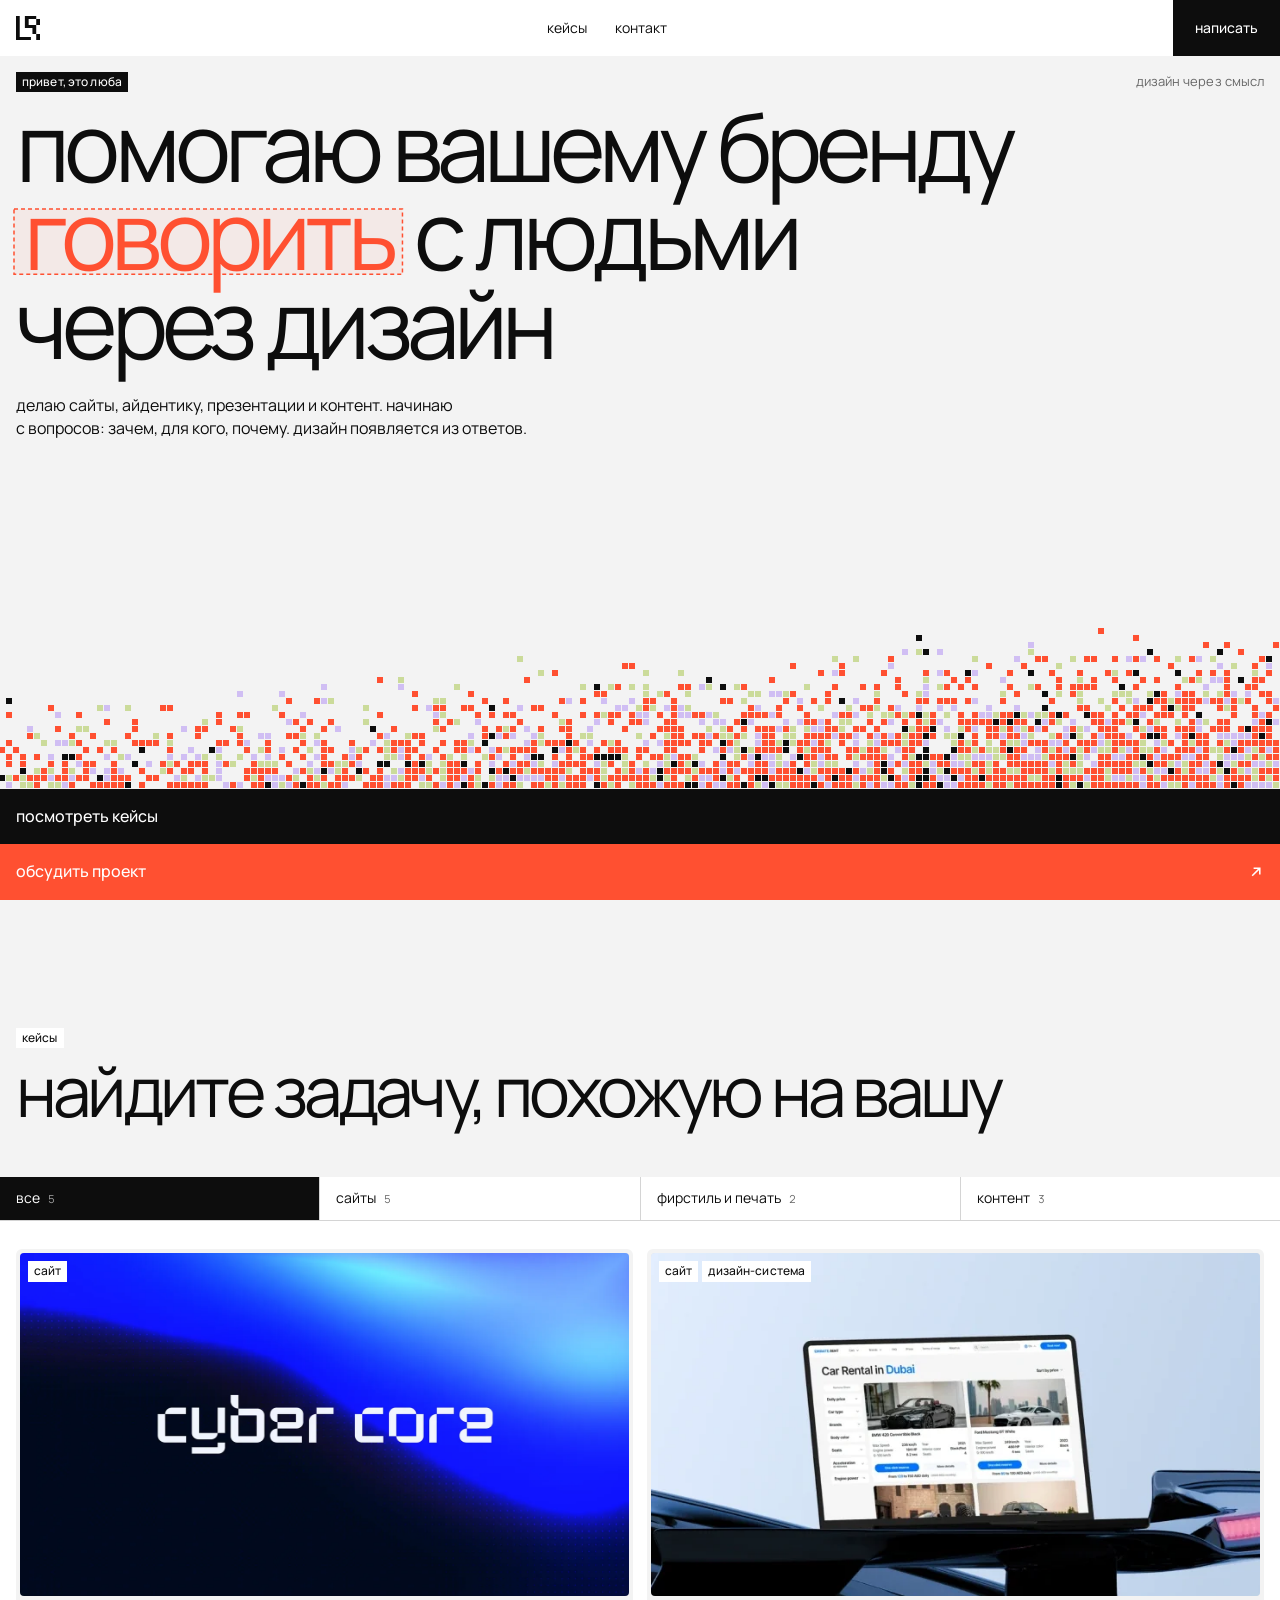
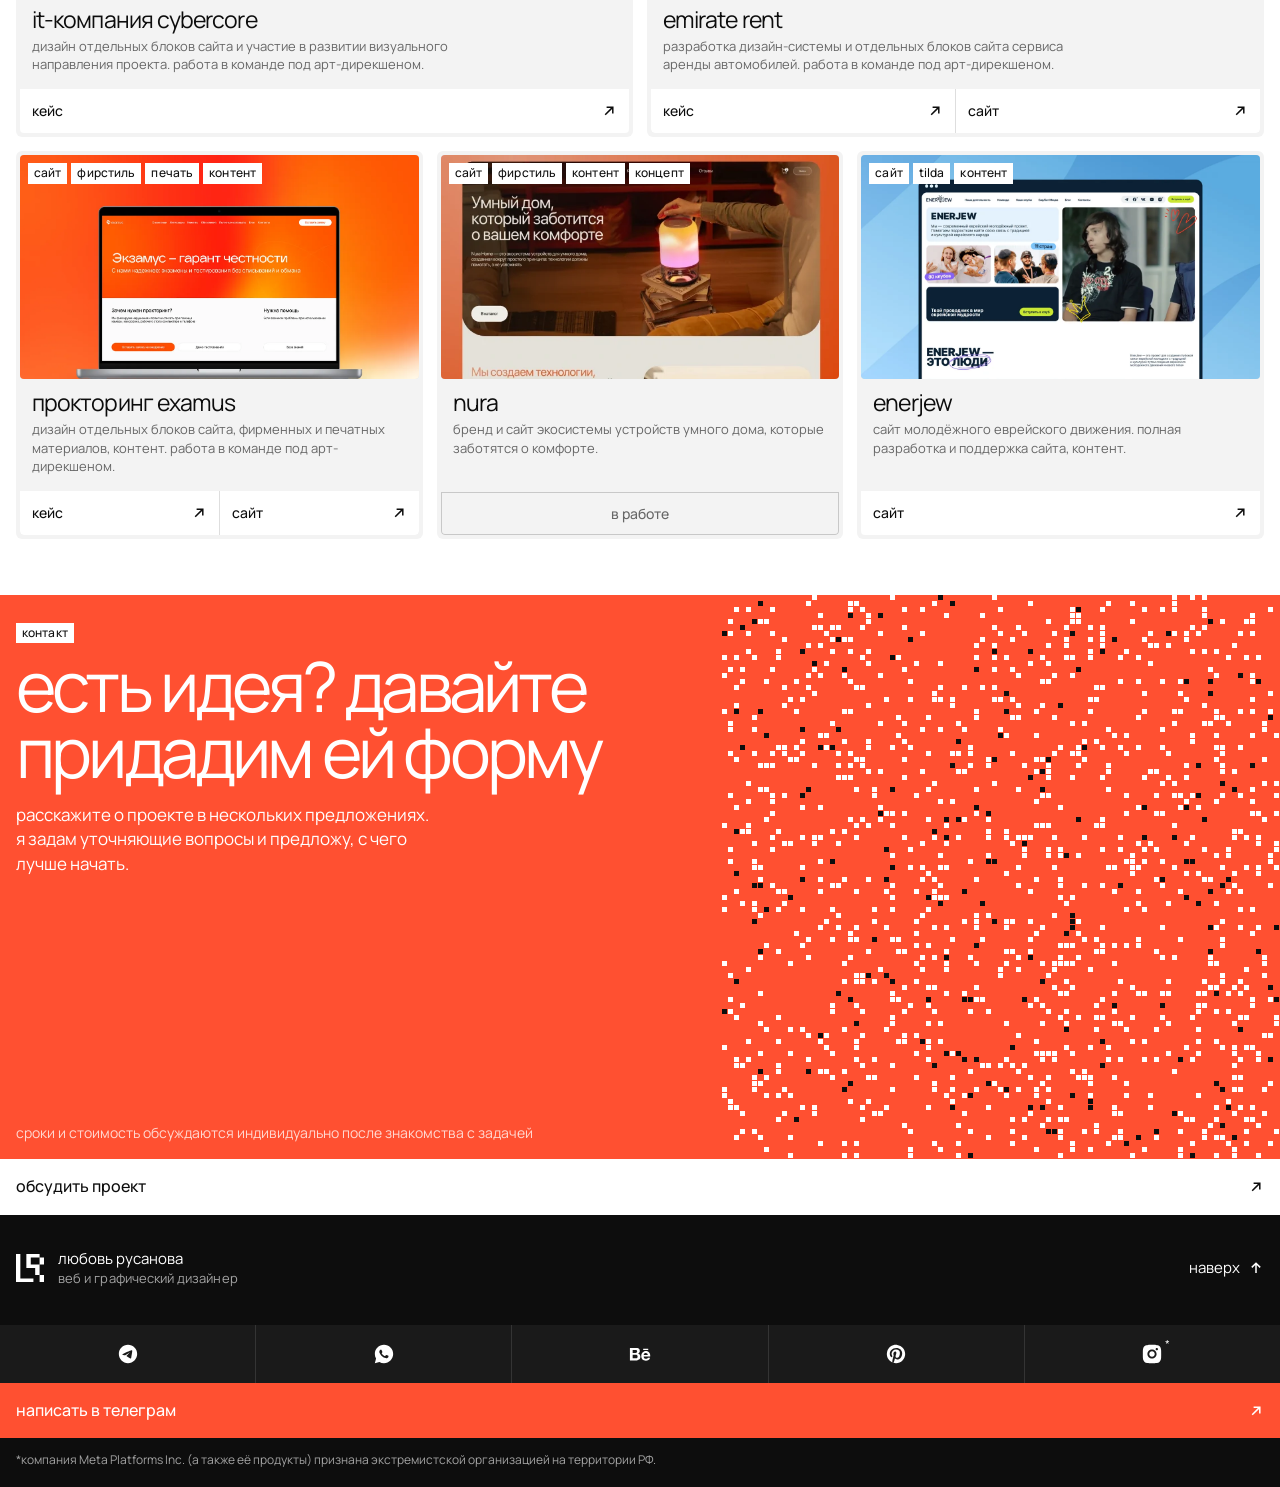
<file: index.html>
<!DOCTYPE html>
<html lang="ru">
<head>
<meta charset="utf-8">
<meta name="viewport" content="width=device-width, initial-scale=1">
<meta name="theme-color" content="#F3F3F3">
<meta name="description" content="Любовь Русанова — веб и графический дизайнер. Помогаю бренду говорить с людьми через дизайн: сайты, айдентика, презентации и контент.">
<title>Любовь Русанова — дизайнер</title>
<link rel="icon" type="image/svg+xml" href="assets/v2/lr.svg">
<link rel="canonical" href="https://lyubov.site/">
<meta property="og:type" content="website">
<meta property="og:site_name" content="Любовь Русанова">
<meta property="og:locale" content="ru_RU">
<meta property="og:url" content="https://lyubov.site/">
<meta property="og:title" content="Любовь Русанова — дизайнер">
<meta property="og:description" content="Любовь Русанова — веб и графический дизайнер. Помогаю бренду говорить с людьми через дизайн: сайты, айдентика, презентации и контент.">
<meta property="og:image" content="https://lyubov.site/assets/v2/og.jpg">
<meta property="og:image:width" content="1200">
<meta property="og:image:height" content="630">
<meta property="og:image:alt" content="Первый экран сайта: «помогаю вашему бренду говорить с людьми через дизайн»">
<meta name="twitter:card" content="summary_large_image">
<meta name="twitter:image" content="https://lyubov.site/assets/v2/og.jpg">
<script>document.documentElement.classList.add('js')</script>
<link rel="preconnect" href="https://fonts.googleapis.com">
<link rel="preconnect" href="https://fonts.gstatic.com" crossorigin>
<link href="https://fonts.googleapis.com/css2?family=Manrope:wght@300;400;500;600&display=swap" rel="stylesheet">
<style>
/* v2: серое поле, плашки внутри блока вплотную, между блоками воздух; шапка, контакт и подвал на всю ширину.
   одна левая направляющая для текста (--gx). главные кнопки: полосы без скруглений, прибитые к краям.
   один оранжевый акцент, текст на нём чисто белый. одна светлая тема. */
:root{
  color-scheme: light;
  --ink:#0D0D0D;
  --bg:#F3F3F3;
  --card:#FFFFFF;
  --accent:#FF5031;
  --lime-l:#E5F0C3;
  --lime:#CBDB9A;
  --lil-l:#ECE3FE;
  --lil:#D0BEF3;
  --mute:#676767;
  --mute-dark:#A3A3A3;
  --line:#DEDEDE;
  --ph:#E1E1E1;
  --r:6px;
  --gap:4px;
  --edge:16px;
  --tp:16px;
  --gx:var(--edge);
  --head:56px;
  --ease:.25s ease;
  --font:'Hauora','Manrope',-apple-system,'Segoe UI',Roboto,Arial,sans-serif;
}
*{box-sizing:border-box;margin:0;padding:0}
html{scroll-behavior:smooth;scroll-padding-top:var(--head)}
body{background:var(--bg);color:var(--ink);font-family:var(--font);font-weight:400;font-size:15px;line-height:1.45;-webkit-font-smoothing:antialiased}
body.lock{overflow:hidden}
a{color:inherit}
img{max-width:100%}
button{font:inherit;color:inherit;background:none;border:0;border-radius:0;cursor:pointer;-webkit-tap-highlight-color:transparent}
:focus-visible{outline:2px solid var(--accent);outline-offset:-2px}
.page{padding:var(--edge) var(--edge) 0}
.block{margin-top:clamp(84px,10vw,160px)}
.tile{background:var(--card);border-radius:var(--r);padding:var(--tp);position:relative;min-width:0}
.dark{background:var(--ink);color:#fff}

/* типографика */
h1,h2,h3,h4{font-weight:400;text-transform:lowercase}
h1{font-size:clamp(2.6rem,min(7.4vw,12.2vh),8.6rem);line-height:.93;letter-spacing:-.06em}
h1 .ln{display:block;white-space:nowrap}
h2{font-size:clamp(2.3rem,5.4vw,5.8rem);line-height:.95;letter-spacing:-.055em;text-wrap:balance}
h3{font-size:clamp(1.45rem,2.3vw,2.3rem);line-height:1;letter-spacing:-.04em}
.small{font-size:13px;line-height:1.45;letter-spacing:.005em}
.mute{color:var(--mute)}
.dark .mute{color:var(--mute-dark)}
.num{font-variant-numeric:tabular-nums}

/* метка над заголовком: всегда на одном расстоянии от него */
.tag{display:inline-block;background:#fff;color:var(--ink);font-size:12px;line-height:1.2;padding:3px 6px;letter-spacing:.01em;font-weight:500;text-transform:lowercase}
.tag.inv{background:var(--ink);color:#fff}
.tags{display:flex;flex-wrap:wrap;gap:4px}
.bhead{display:flex;flex-direction:column;align-items:flex-start;gap:10px;padding:0 0 .1em;margin-bottom:clamp(28px,3.4vw,44px)}
.bhead h2{padding-bottom:.12em}

/* выделение как в инспекторе: рамку рисует курсор и исчезает */
.sel{position:relative;display:inline-block;padding:0 .08em;color:var(--accent)}
.sel .fr{position:absolute;left:-.02em;top:.2em;width:calc(100% + .04em);height:calc(100% - .24em);overflow:visible;pointer-events:none;clip-path:inset(-3px)}
.sel .fr rect{fill:rgb(255 80 49 / .06);stroke:var(--accent);stroke-width:1.5;stroke-dasharray:4 3}
.cur{position:absolute;z-index:3;left:100%;top:calc(100% - .04em);width:0;height:0;pointer-events:none;opacity:0}
.cur svg{position:absolute;left:-3px;top:-3px;width:22px;height:26px}
.cur b{position:absolute;left:15px;top:20px;background:var(--accent);color:#fff;font:500 13px/1 var(--font);letter-spacing:0;padding:6px 9px;white-space:nowrap}
.js .sel.anim:not(.go){color:inherit}
.js .sel.anim:not(.go) .fr{clip-path:inset(-3px 100% 100% -3px);opacity:0}
.sel.go{animation:selc 1.3s ease-in-out both}
.sel.go .fr{animation:seld 1.3s cubic-bezier(.4,0,.2,1) both}
.sel.go .cur{animation:curdrag 1.3s cubic-bezier(.4,0,.2,1) both,curout .6s 1.75s ease forwards}
@keyframes selc{0%,15%{color:inherit}100%{color:var(--accent)}}
@keyframes seld{0%{clip-path:inset(-3px 100% 100% -3px);opacity:0}10%{opacity:1}100%{clip-path:inset(-3px);opacity:1}}
@keyframes curdrag{0%{left:0;top:.2em;opacity:0}12%{opacity:1}100%{left:100%;top:calc(100% - .04em);opacity:1}}
@keyframes curout{from{opacity:1;filter:blur(0)}to{opacity:0;filter:blur(8px)}}

/* главные кнопки: полосы без скруглений, на всю ширину, прибиты к краям */
.ar{width:16px;height:16px;flex:none;display:block}
.bars{display:flex;flex-direction:column;margin:0 calc(-1*var(--tp)) calc(-1*var(--tp))}
.bars.flush{margin:0}
.bars.row{flex-direction:row;gap:1px;background:#2A2A2A}
.bars.row > *{flex:1}
.bar{display:flex;justify-content:space-between;align-items:center;gap:16px;padding:19px var(--tp);font-size:16px;font-weight:500;line-height:1.1;text-decoration:none;text-align:left;color:#fff;background:var(--accent);transition:background-color var(--ease),color var(--ease)}
.bar.ink{background:var(--ink)}
.bar.white{background:#fff;color:var(--ink)}
.bar.sm{padding:13px 12px;font-size:14px}

/* сегменты: бейджи и табы без зазоров и скруглений */
.seg{display:grid;grid-auto-flow:column;grid-auto-columns:minmax(0,1fr);gap:1px;background:var(--line)}
.seg.bleed{margin-left:calc(-1*var(--edge));margin-right:calc(-1*var(--edge))}
.seg.bleed button{padding-left:var(--edge);padding-right:var(--edge)}
.seg button{background:var(--card);padding:13px 16px;font-size:14px;line-height:1.2;text-align:left;display:flex;gap:8px;align-items:baseline;transition:background-color var(--ease),color var(--ease)}
.seg button i{font-style:normal;font-size:11px;color:var(--mute)}
.seg button[aria-pressed="true"],.seg button[aria-selected="true"]{background:var(--ink);color:#fff}
.seg button[aria-pressed="true"] i{color:var(--mute-dark)}
.seg.main button{padding-top:21px;padding-bottom:21px;font-size:clamp(1.05rem,1.55vw,1.4rem);letter-spacing:-.03em}
.seg.sub button{background:#E9E9E9;padding-top:14px;padding-bottom:14px;font-size:15px}
.seg.sub button[aria-pressed="true"]{background:var(--ink)}
.seg.sub:empty{display:none}

/* шапка и меню */
.top{position:sticky;top:0;z-index:40;background:var(--card);height:var(--head);display:flex;align-items:stretch;justify-content:space-between;gap:16px;padding-left:var(--gx)}
.logo{position:relative;display:block;align-self:center;width:24px;height:24px;color:var(--ink)}
.logo svg{position:absolute;inset:0;width:100%;height:100%;display:block}
.logo .g{opacity:0;pointer-events:none}
.logo.glitch{animation:jitter .22s steps(1) both}
.logo.glitch .ga{animation:split-a .22s steps(1) both}
.logo.glitch .gb{animation:split-b .22s steps(1) both}
@keyframes jitter{0%,100%{translate:0}20%{translate:2px}40%{translate:-2px}65%{translate:1px}85%{translate:0}}
@keyframes split-a{0%,100%{opacity:0}15%,60%{opacity:.6;clip-path:inset(23% 0 48%);translate:-3px;color:var(--accent)}35%,80%{opacity:.45;clip-path:inset(66% 0 12%);translate:2px;color:var(--accent)}}
@keyframes split-b{0%,100%{opacity:0}25%,70%{opacity:.5;clip-path:inset(48% 0 31%);translate:3px;color:var(--lil)}}
.top nav{display:flex;gap:28px;font-size:14px;align-items:center}
.top nav a{text-decoration:none;transition:color var(--ease)}
.top-right{display:flex}
.hb{display:flex;align-items:center;padding:0 22px;font-size:14px;font-weight:500;text-decoration:none;transition:background-color var(--ease),color var(--ease)}
.hb.ink{background:var(--ink);color:#fff}
.hb.menu-btn{display:none;background:var(--bg)}
.menu{position:fixed;inset:0;z-index:60;color:#fff;visibility:hidden;transition:visibility 0s .8s}
.menu.open{visibility:visible;transition-delay:0s}
.menu-px{position:absolute;inset:0;overflow:hidden}
.menu-px i{position:absolute;background:var(--ink);opacity:0;transition:opacity 0s linear var(--d,0s)}
.menu.open .menu-px i{opacity:1}
.menu-in{position:relative;height:100%;display:flex;flex-direction:column;overflow:auto;opacity:0;transition:opacity .15s}
.menu.open .menu-in{opacity:1;transition:opacity .25s .6s}
.menu-top{display:flex;justify-content:space-between;align-items:stretch;height:var(--head);padding-left:var(--gx);flex:none}
.menu-top .logo{color:#fff}
.menu-links{list-style:none;display:flex;flex-direction:column;margin:auto 0;padding:24px 0}
.menu-links a{display:block;text-decoration:none;font-size:clamp(2.4rem,11vw,4rem);letter-spacing:-.055em;line-height:1.1;padding:4px var(--gx);transition:color var(--ease)}
.soc-row{display:grid;grid-template-columns:repeat(5,minmax(0,1fr));gap:1px;background:rgb(255 255 255 / .16)}
.soc-row a{position:relative;height:58px;background:#1A1A1A;color:#fff;display:grid;place-items:center;transition:background-color var(--ease)}
.soc-row svg{width:22px;height:22px;display:block}
.soc-row sup{position:absolute;left:calc(50% + 13px);top:13px;font-size:11px;line-height:1}
.star{padding:14px var(--gx) 18px;font-size:12px;line-height:1.4;color:var(--mute-dark)}

/* 1. первый экран */
.hero{display:flex;flex-direction:column;margin:calc(-1*var(--edge)) calc(-1*var(--edge)) 0;padding:var(--edge) var(--edge) 0;min-height:calc(100svh - var(--head));overflow:hidden}
.hero-top{display:flex;justify-content:space-between;align-items:flex-start;gap:12px;margin-bottom:10px}
.hero h1{padding-bottom:.14em}
.hero-say{max-width:64ch;margin-top:14px;font-size:16px;text-wrap:balance}
canvas.eat{display:block;margin:auto calc(-1*var(--edge)) 0;width:calc(100% + 2*var(--edge));height:clamp(130px,22vh,250px);flex:none}

/* 2. кейсы: бейджи и сетка в одном экране */
.stage{scroll-margin-top:var(--head)}
#filters{position:sticky;top:var(--head);z-index:30;background:#D4D4D4;border-bottom:1px solid #D4D4D4;transition:transform .3s ease,opacity .3s ease}
#filters.gone{transform:translateY(-100%);opacity:0;pointer-events:none}
#filters button[data-f="site"][aria-pressed="true"]{background:var(--accent);color:#fff}
#filters button[data-f="site"][aria-pressed="true"] i{color:rgb(255 255 255 / .75)}
#filters button[data-f="identity"][aria-pressed="true"]{background:var(--lil);color:var(--ink)}
#filters button[data-f="content"][aria-pressed="true"]{background:var(--lime);color:var(--ink)}
#filters button[data-f="identity"][aria-pressed="true"] i,#filters button[data-f="content"][aria-pressed="true"] i{color:rgb(13 13 13 / .6)}
.panel{background:var(--card);margin:0 calc(-1*var(--edge));padding:28px var(--edge) calc(var(--edge) + 40px)}
#contact{margin-top:0}
.mosaic{display:grid;grid-template-columns:repeat(12,minmax(0,1fr));gap:14px}
.case{grid-column:span var(--span,4);background:var(--bg);border-radius:var(--r);overflow:hidden;display:flex;flex-direction:column;min-width:0;padding:4px}
.case[hidden]{display:none}
.case.in{animation:stepin .4s ease both}
@keyframes stepin{from{opacity:0;transform:translateY(8px)}to{opacity:1;transform:none}}
.cover{position:relative;aspect-ratio:16/9;border-radius:4px;overflow:hidden;background:var(--ph)}
.cover img{position:absolute;inset:0;width:100%;height:100%;object-fit:cover;transition:transform .6s ease}
.cover .tags{position:absolute;left:8px;top:8px;right:8px}
.case-body{flex:1;padding:12px 12px 16px;display:flex;flex-direction:column;gap:6px}
.case h3{font-size:clamp(1.25rem,1.8vw,1.75rem);letter-spacing:-.04em}
.case-body p{font-size:13px;line-height:1.4;color:var(--mute);max-width:52ch}
.case .bars{border-radius:0 0 4px 4px;overflow:hidden}
.case .bars.row{background:var(--line);gap:1px}
.bar.cb{background:#fff;color:var(--ink);padding:14px 12px;font-size:14px;transition:color var(--ease)}
.bar.wip{background:var(--bg);color:var(--mute);box-shadow:inset 0 0 0 1px #C8C8C8;border-radius:0 0 4px 4px;cursor:default;justify-content:center;transition:none}
.case .bars.row:has(.wip){background:transparent}
.invite{background:var(--ink);color:#fff}
.invite-in{flex:1;display:flex;flex-direction:column;justify-content:space-between;gap:20px;padding:12px}
.invite.wide .invite-in{flex-direction:row;justify-content:space-between;align-items:flex-end;gap:32px;min-height:220px}
.invite.wide .invite-in > div{max-width:36em}
.invite canvas{display:block;width:132px;height:120px;flex:none}
.invite h3{font-size:clamp(1.6rem,2.4vw,2.4rem);letter-spacing:-.045em}
.invite p{font-size:14px;max-width:34ch;color:var(--mute-dark);margin-top:8px}

/* 3. моя задача: пауза между плашками */
.say{padding:clamp(10px,4vh,60px) 0;display:flex;flex-direction:column;align-items:flex-start;gap:10px}
.say-t{font-size:clamp(2.1rem,5.8vw,6.2rem);line-height:1;letter-spacing:-.055em;display:flex;flex-direction:column;align-items:flex-start;gap:.09em}
.say-t > span{display:block;white-space:nowrap;padding-bottom:.06em}
.say-t mark{display:inline-block;line-height:.78;padding:.05em .1em .07em;background:#fff;color:var(--ink);transition:background-color .45s ease,color .45s ease}
.say-t mark.on{background:var(--accent);color:#fff}
.say-t .mb{display:none}
.say-t .s2{margin-left:8vw}
.say-t .s3{margin-left:16vw}
.say-t .s4{margin-left:24vw}

/* 4. услуги и этапы работы */
.sv{display:flex;flex-direction:column;gap:var(--gap);scroll-margin-top:var(--head)}
.sv-body{display:grid;grid-template-columns:minmax(0,1fr) minmax(0,1fr);gap:var(--gap) 40px;margin-top:clamp(28px,3.4vw,44px);min-height:430px}
.sv-info{display:flex;flex-direction:column;gap:26px;min-width:0}
.sv-about{padding:0}
.sv-about h3{font-size:clamp(2rem,3.7vw,3.8rem);letter-spacing:-.055em;line-height:.95;padding-bottom:.08em}
.sv-about p{max-width:40ch;margin-top:10px;font-size:16px}
.sv-money > *{padding-left:var(--tp);padding-right:var(--tp)}
.sv-note{background:#fff;padding-top:10px;padding-bottom:10px;font-size:13px}
.sv-price{padding-top:8px;padding-bottom:12px;font-size:clamp(2.3rem,4.4vw,4.6rem);letter-spacing:-.055em;line-height:1.05;background:var(--accent);color:#fff;white-space:nowrap}
.sv-price.lil{background:var(--lil);color:var(--ink)}
.sv-price.lime{background:var(--lime);color:var(--ink)}
.sv-days{background:var(--ink);color:#fff;padding-top:11px;padding-bottom:11px;font-size:15px}
.sv-right{display:flex;flex-direction:column;gap:12px;min-width:0}
.sv-rh{display:flex;justify-content:space-between;align-items:center;gap:12px;min-height:44px}
.sv-rh b{font-weight:400;font-size:clamp(1.25rem,1.9vw,1.8rem);letter-spacing:-.04em;line-height:1}
.arrows{display:flex;gap:1px;background:var(--line)}
.arrows button{width:48px;height:44px;background:var(--card);display:grid;place-items:center;transition:background-color var(--ease),color var(--ease),opacity var(--ease)}
.arrows button[disabled]{color:#C4C4C4;cursor:default}
.arrows .ar{width:18px;height:18px}
.car{flex:1;display:flex;gap:var(--gap);overflow-x:auto;scroll-snap-type:x mandatory;scrollbar-width:none;overscroll-behavior-x:contain}
.car::-webkit-scrollbar{display:none}
.stc{flex:0 0 78%;scroll-snap-align:start;background:var(--card);border-radius:var(--r);padding:4px 4px var(--tp);display:flex;flex-direction:column;gap:14px;min-width:0}
.stc:last-child{flex-basis:100%}
.ph{background:var(--ph);border-radius:4px;display:grid;place-items:center;color:#8F8F8F;font-size:12px}
.stc .ph{flex:1;min-height:120px}
.stc-h{display:flex;justify-content:space-between;align-items:baseline;gap:12px;padding:0 12px}
.stc-h h4{font-size:clamp(1.6rem,2.5vw,2.5rem);letter-spacing:-.05em;line-height:1}
.stc-h .n{font-size:12px;font-weight:500;flex:none}
.stc p{padding:0 12px;max-width:50ch}
.stc .tags{padding:0 12px}
.stc .tag{font-size:13px;padding:5px 8px}
.sv-wide{flex:1;display:flex;flex-direction:column;justify-content:space-between;gap:28px;align-items:flex-start;overflow:hidden}
.sv-wide .big{font-size:clamp(1.4rem,2.3vw,2.3rem);letter-spacing:-.045em;line-height:1.08;max-width:22em}
.sv-list{display:flex;flex-wrap:wrap;gap:5px}
.sv-list .tag{font-size:clamp(.95rem,1.2vw,1.15rem);letter-spacing:-.02em;font-weight:400;padding:6px 10px}
.sv-wide .bars{align-self:stretch}
.sv-wide .top-part{display:flex;flex-direction:column;gap:16px;align-items:flex-start}

/* 5. принципы: один экран, текст меняется по скроллу */
.pr-pin{display:flex;flex-direction:column}
.pr-stage{display:grid;grid-template-columns:minmax(0,7fr) minmax(0,5fr);gap:24px;align-items:stretch}
.pr-texts{display:flex;flex-direction:column;gap:48px}
.pr-item{display:flex;flex-direction:column;align-items:flex-start;gap:14px}
.pr-item .n{font-size:13px;font-weight:500}
.pr-item h3{font-size:clamp(2.3rem,5.6vw,6rem);letter-spacing:-.06em;line-height:.95;text-wrap:balance;padding-bottom:.08em}
.pr-item p{font-size:clamp(1rem,1.25vw,1.2rem);max-width:40ch;line-height:1.4}
.pr-shape{min-height:240px}
.pr-dots{display:none}
.js .pr{height:calc(100svh - var(--head) + 230vh)}
.js .pr-pin{position:sticky;top:var(--head);height:calc(100svh - var(--head));padding:var(--edge) 0}
.js .pr-stage{flex:1;min-height:0}
.js .pr-texts{display:grid;gap:0;align-items:end}
.js .pr-item{grid-area:1/1;opacity:0;filter:blur(14px);transform:translateY(14px);transition:opacity .5s ease,filter .5s ease,transform .5s ease;pointer-events:none}
.js .pr-item.on{opacity:1;filter:blur(0);transform:none;pointer-events:auto;transition-delay:.12s}
.js .pr-dots{display:flex;gap:4px;padding:16px 0 0}
.pr-dots button{width:34px;height:8px;background:#D2D2D2;transition:background-color var(--ease)}
.pr-dots button.on{background:var(--accent)}

/* 6. контакт и подвал: на всю ширину */
.cta{background:var(--accent);color:#fff;display:grid;grid-template-columns:minmax(0,1.25fr) minmax(0,1fr);grid-template-areas:"txt pix" "note pix" "bar bar";grid-template-rows:1fr auto auto;column-gap:24px;min-height:min(74svh,620px)}
.cta-txt{grid-area:txt;padding:28px 0 0 var(--gx);display:flex;flex-direction:column;align-items:flex-start;gap:10px}
.cta-txt p{font-size:17px;max-width:42ch;margin-top:8px}
.cta-note{grid-area:note;padding:28px 0 16px var(--gx);font-size:14px;color:rgb(255 255 255 / .78)}
canvas.dust{grid-area:pix;display:block;width:100%;height:100%;min-height:260px}
.cta .bar{grid-area:bar;padding-left:var(--gx);padding-right:var(--gx)}
.foot{background:var(--ink);color:#fff}
.foot-top{display:grid;grid-template-columns:minmax(0,1.25fr) minmax(0,1fr);gap:28px 24px;padding:32px var(--gx) 36px}
.foot .logo{color:#fff;width:28px;height:28px;align-self:auto;flex:none}
.foot-me{display:flex;gap:14px;align-items:center}
.foot-up{justify-self:end;align-self:center;display:inline-flex;align-items:center;gap:8px;padding:10px 0;font-size:15px;text-decoration:none;transition:color var(--ease)}
.foot-up .ar{width:16px;height:16px}
.foot .bar,.menu .bar{padding-left:var(--gx);padding-right:var(--gx)}

/* заметки: не часть сайта */
.notes{margin:28px var(--edge);border:1.5px dashed var(--ink);border-radius:var(--r);padding:16px;font-size:14px;line-height:1.5}
.notes summary{cursor:pointer;font-weight:500}
.notes ul{padding-left:1.2em;max-width:84ch;margin-top:10px}
.notes li{margin-bottom:4px}

/* наведение: только там, где есть настоящий курсор */
@media (hover:hover){
  .bar:hover{background:var(--ink)}
  .bar.ink:hover{background:var(--accent)}
  .hero .bar:not(.ink):hover{background:#fff;color:var(--accent)}
  .bar.cb:not(.wip):hover{background:#fff;color:var(--accent)}
  .bar.wip:hover{background:var(--bg);color:var(--mute)}
  .bar.go-cases:hover{background:var(--lil);color:var(--ink)}
  .bar.white:hover{background:var(--ink);color:#fff}
  .dark .bar:not(.ink):not(.white):hover,.foot .bar:hover,.menu .bar:hover{background:#fff;color:var(--ink)}
  .seg button:hover{background:var(--ink);color:#fff}
  .seg button:hover i{color:var(--mute-dark)}
  .top nav a:hover,.menu-links a:hover,.foot-up:hover{color:var(--accent)}
  .hb.ink:hover{background:var(--accent)}
  .hb.menu-btn:hover{background:var(--accent);color:#fff}
  .soc-row a:hover{background:var(--accent)}
  .case:hover .cover img{transform:scale(1.035)}
  .arrows button:not([disabled]):hover{background:var(--ink);color:#fff}
  .pr-dots button:hover{background:var(--ink)}
}

@media (max-width:1000px){
  .top nav{display:none}
  .hb.menu-btn{display:flex}
  .mosaic{grid-template-columns:1fr 1fr}
  .case{grid-column:auto !important}
  .case.odd-last{grid-column:1/-1 !important}
  .sv-body{grid-template-columns:1fr;gap:36px;min-height:0}
  .car{min-height:380px}
  .cta{grid-template-columns:1fr;grid-template-areas:"txt" "pix" "note" "bar";grid-template-rows:auto;min-height:0}
  .cta-txt{padding-right:var(--gx)}
  canvas.dust{height:230px;min-height:0}
  .cta-note{padding-top:8px;padding-right:var(--gx)}
}
@media (max-width:640px){
  :root{--edge:12px;--tp:14px}
  h1,h2{font-size:calc((100vw - 2*var(--edge) - 2*var(--tp)) / 8.5);text-wrap:wrap}
  h1 .ln{display:inline;white-space:normal}
  .hb{padding:0 16px}
  .hero-say{font-size:15px}
  canvas.eat{height:clamp(150px,24vh,210px)}
  .seg{grid-auto-flow:row;grid-template-columns:1fr 1fr}
  .seg button{padding-top:14px;padding-bottom:14px;justify-content:space-between}
  .seg.main button{padding-top:18px;padding-bottom:18px;font-size:1.15rem}
  .panel{padding:20px var(--edge) calc(var(--edge) + 20px)}
  .mosaic{display:flex;flex-direction:column;gap:12px}
  .invite.wide .invite-in{flex-direction:column;align-items:flex-start;min-height:0;gap:12px}
  .case h3{font-size:1.5rem}
  .case-body p{font-size:14px}
  .bar.sm,.bar.cb{padding:15px 12px;font-size:15px}
  .say-t{font-size:calc((100vw - 2*var(--edge)) / 9.75);gap:.12em}
  .say-t .s1{white-space:normal}
  .say-t .s2,.say-t .s3,.say-t .s4{margin-left:0}
  .say-t mark{line-height:.92;padding-top:0}
  .say-t .mb{display:inline}
  .sv-about h3{font-size:2.5rem}
  .stc{flex-basis:86%}
  .car{min-height:0}
  .stc .ph{flex:none;height:150px}
  .stc-h h4{font-size:1.9rem}
  .pr-stage{grid-template-columns:1fr;grid-template-rows:minmax(0,1fr) auto;gap:20px}
  .pr-shape{order:-1;min-height:120px}
  .pr-item h3{font-size:calc((100vw - 2*var(--edge) - 2*var(--tp)) / 8.5)}
  .foot-top{grid-template-columns:1fr;padding-bottom:28px}
  .foot-up{justify-self:start}
  .cur b{left:auto;right:6px;top:22px;font-size:12px;padding:5px 7px}
}
@media (prefers-reduced-motion:reduce){
  html{scroll-behavior:auto}
  *,*::before,*::after{transition:none !important;animation:none !important}
  .cur{display:none}
  .logo .g{display:none}
}
.hero .bars{margin:0 calc(-1*var(--edge))}
.hero .bar{padding-left:var(--edge);padding-right:var(--edge)}
@media (max-width:640px){h1{font-size:calc((100vw - 2*var(--edge)) / 8.5)}}
</style>
</head>
<body>
<svg width="0" height="0" style="position:absolute" aria-hidden="true">
  <symbol id="lr" viewBox="0 0 20 20"><path fill="currentColor" d="M3.10845 17.5H12.4347V20H0V0H3.10845V17.5ZM20 20H16.8504V15H20V20ZM16.8504 2.5H10.5512V7.5H16.8504V15H13.7008V10H10.5512V10.0039H7.40157V0H16.8504V2.5ZM20 7.5H16.8504V2.5H20V7.5Z"/></symbol>
  <symbol id="ar" viewBox="0 0 16 16"><path d="M4.2 11.8 11.6 4.4M5.6 4.2h6.2v6.2" fill="none" stroke="currentColor" stroke-width="1.5"/></symbol>
  <symbol id="al" viewBox="0 0 16 16"><path d="M13 8H3.4M7.4 3.8 3.2 8l4.2 4.2" fill="none" stroke="currentColor" stroke-width="1.5"/></symbol>
  <symbol id="au" viewBox="0 0 16 16"><path d="M8 13V3.4M3.8 7.4 8 3.2l4.2 4.2" fill="none" stroke="currentColor" stroke-width="1.5"/></symbol>
  <symbol id="arr" viewBox="0 0 16 16"><path d="M3 8h9.6M8.6 3.8 12.8 8l-4.2 4.2" fill="none" stroke="currentColor" stroke-width="1.5"/></symbol>
</svg>

<header class="top">
  <a class="logo" id="logo" href="#home" aria-label="Любовь Русанова, на главную">
    <svg aria-hidden="true"><use href="#lr"/></svg>
    <svg class="g ga" aria-hidden="true"><use href="#lr"/></svg>
    <svg class="g gb" aria-hidden="true"><use href="#lr"/></svg>
  </a>
  <nav aria-label="Разделы">
    <a href="#cases">кейсы</a>
        <a href="#contact">контакт</a>
  </nav>
  <div class="top-right">
    <a class="hb ink" href="https://t.me/lyuba_rusanova" target="_blank" rel="noopener">написать</a>
    <button class="hb menu-btn" type="button" id="menuOpen" aria-haspopup="dialog" aria-controls="menu">меню</button>
  </div>
</header>

<div class="menu" id="menu" role="dialog" aria-modal="true" aria-label="Меню">
  <div class="menu-px" id="menuPx" aria-hidden="true"></div>
  <div class="menu-in">
    <div class="menu-top">
      <a class="logo" href="#home" aria-label="На главную"><svg aria-hidden="true"><use href="#lr"/></svg></a>
      <button class="hb" type="button" id="menuClose" style="background:#fff;color:#0D0D0D">закрыть</button>
    </div>
    <ul class="menu-links">
      <li><a href="#cases">кейсы</a></li>
      <li><a href="#contact">контакт</a></li>
    </ul>
    <div class="soc-row"><a href="https://t.me/lyuba_rusanova" target="_blank" rel="noopener" aria-label="Telegram"><svg aria-hidden="true" viewBox="0 0 24 24" fill="currentColor" xmlns="http://www.w3.org/2000/svg"><path d="M22 12C22 17.5228 17.5228 22 12 22C6.47715 22 2 17.5228 2 12C2 6.47715 6.47715 2 12 2C17.5228 2 22 6.47715 22 12ZM12.3584 9.38246C11.3857 9.78702 9.4418 10.6244 6.5266 11.8945C6.05321 12.0827 5.80524 12.2669 5.78266 12.4469C5.74451 12.7513 6.12561 12.8711 6.64458 13.0343C6.71517 13.0565 6.78832 13.0795 6.8633 13.1039C7.37388 13.2698 8.06071 13.464 8.41776 13.4717C8.74164 13.4787 9.10313 13.3452 9.50222 13.0711C12.226 11.2325 13.632 10.3032 13.7203 10.2832C13.7826 10.269 13.8689 10.2513 13.9273 10.3032C13.9858 10.3552 13.98 10.4536 13.9739 10.48C13.9361 10.641 12.4401 12.0318 11.666 12.7515C11.4351 12.9661 11.2101 13.1853 10.9833 13.4039C10.509 13.8611 10.1533 14.204 11.003 14.764C11.8644 15.3317 12.7323 15.8982 13.5724 16.4971C13.9867 16.7925 14.359 17.0579 14.8188 17.0156C15.0861 16.991 15.3621 16.7397 15.5022 15.9903C15.8335 14.2193 16.4847 10.3821 16.6352 8.80083C16.6484 8.6623 16.6318 8.485 16.6185 8.40717C16.6052 8.32934 16.5773 8.21844 16.4762 8.13635C16.3563 8.03913 16.1714 8.01863 16.0887 8.02009C15.7125 8.02672 15.1355 8.22737 12.3584 9.38246Z"/></svg></a><a href="https://wa.me/77751026931?text=" target="_blank" rel="noopener" aria-label="WhatsApp"><svg aria-hidden="true" viewBox="0 0 24 24" fill="currentColor" xmlns="http://www.w3.org/2000/svg"><path d="M12.001 2C17.5238 2 22.001 6.47715 22.001 12C22.001 17.5228 17.5238 22 12.001 22C10.1671 22 8.44851 21.5064 6.97086 20.6447L2.00516 22L3.35712 17.0315C2.49494 15.5536 2.00098 13.8345 2.00098 12C2.00098 6.47715 6.47813 2 12.001 2ZM8.59339 7.30019L8.39232 7.30833C8.26293 7.31742 8.13607 7.34902 8.02057 7.40811C7.93392 7.45244 7.85348 7.51651 7.72709 7.63586C7.60774 7.74855 7.53857 7.84697 7.46569 7.94186C7.09599 8.4232 6.89729 9.01405 6.90098 9.62098C6.90299 10.1116 7.03043 10.5884 7.23169 11.0336C7.63982 11.9364 8.31288 12.8908 9.20194 13.7759C9.4155 13.9885 9.62473 14.2034 9.85034 14.402C10.9538 15.3736 12.2688 16.0742 13.6907 16.4482C13.6907 16.4482 14.2507 16.5342 14.2589 16.5347C14.4444 16.5447 14.6296 16.5313 14.8153 16.5218C15.1066 16.5068 15.391 16.428 15.6484 16.2909C15.8139 16.2028 15.8922 16.159 16.0311 16.0714C16.0311 16.0714 16.0737 16.0426 16.1559 15.9814C16.2909 15.8808 16.3743 15.81 16.4866 15.6934C16.5694 15.6074 16.6406 15.5058 16.6956 15.3913C16.7738 15.2281 16.8525 14.9166 16.8838 14.6579C16.9077 14.4603 16.9005 14.3523 16.8979 14.2854C16.8936 14.1778 16.8047 14.0671 16.7073 14.0201L16.1258 13.7587C16.1258 13.7587 15.2563 13.3803 14.7245 13.1377C14.6691 13.1124 14.6085 13.1007 14.5476 13.097C14.4142 13.0888 14.2647 13.1236 14.1696 13.2238C14.1646 13.2218 14.0984 13.279 13.3749 14.1555C13.335 14.2032 13.2415 14.3069 13.0798 14.2972C13.0554 14.2955 13.0311 14.292 13.0074 14.2858C12.9419 14.2685 12.8781 14.2457 12.8157 14.2193C12.692 14.1668 12.6486 14.1469 12.5641 14.1105C11.9868 13.8583 11.457 13.5209 10.9887 13.108C10.8631 12.9974 10.7463 12.8783 10.6259 12.7616C10.2057 12.3543 9.86169 11.9211 9.60577 11.4938C9.5918 11.4705 9.57027 11.4368 9.54708 11.3991C9.50521 11.331 9.45903 11.25 9.44455 11.1944C9.40738 11.0473 9.50599 10.9291 9.50599 10.9291C9.50599 10.9291 9.74939 10.663 9.86248 10.5183C9.97128 10.379 10.0652 10.2428 10.125 10.1457C10.2428 9.95633 10.2801 9.76062 10.2182 9.60963C9.93764 8.92565 9.64818 8.24536 9.34986 7.56894C9.29098 7.43545 9.11585 7.33846 8.95659 7.32007C8.90265 7.31384 8.84875 7.30758 8.79459 7.30402C8.66053 7.29748 8.5262 7.29892 8.39232 7.30833L8.59339 7.30019Z"/></svg></a><a href="https://www.behance.net/lyubakravchuk" target="_blank" rel="noopener" aria-label="Behance"><svg aria-hidden="true" viewBox="0 0 24 24" fill="currentColor" xmlns="http://www.w3.org/2000/svg"><path d="M7.44262 5.34998C8.08197 5.34998 8.67213 5.39945 9.21311 5.54786C9.7541 5.6468 10.1967 5.84468 10.5902 6.09203C10.9836 6.33938 11.2787 6.68566 11.4754 7.13089C11.6721 7.57612 11.7705 8.12029 11.7705 8.71393C11.7705 9.40651 11.623 10.0002 11.2787 10.4454C10.9836 10.8906 10.4918 11.2864 9.90164 11.5832C10.7377 11.8305 11.377 12.2758 11.7705 12.8694C12.1639 13.463 12.4098 14.2051 12.4098 15.0461C12.4098 15.7387 12.2623 16.3323 12.0164 16.827C11.7705 17.3217 11.377 17.7669 10.9344 18.0638C10.4918 18.3606 9.95082 18.6079 9.36066 18.7563C8.77049 18.9047 8.18033 19.0037 7.59016 19.0037H1V5.34998H7.44262ZM7.04918 10.8906C7.59016 10.8906 8.03279 10.7422 8.37705 10.4949C8.72131 10.2475 8.86885 9.80227 8.86885 9.2581C8.86885 8.96128 8.81967 8.66446 8.72131 8.46658C8.62295 8.2687 8.47541 8.12029 8.27869 7.97188C8.08197 7.87294 7.88525 7.774 7.63934 7.72453C7.39344 7.67506 7.14754 7.67506 6.85246 7.67506H4V10.8906H7.04918ZM7.19672 16.7281C7.4918 16.7281 7.78689 16.6786 8.03279 16.6291C8.27869 16.5797 8.52459 16.4807 8.72131 16.3323C8.91803 16.1839 9.06557 16.0355 9.21311 15.7881C9.31148 15.5408 9.40984 15.244 9.40984 14.8977C9.40984 14.2051 9.21312 13.7104 8.81967 13.3641C8.42623 13.0673 7.88525 12.9189 7.2459 12.9189H4V16.7281H7.19672ZM16.6885 16.6786C17.082 17.0744 17.6721 17.2722 18.459 17.2722C19 17.2722 19.4918 17.1238 19.8852 16.8765C20.2787 16.5797 20.5246 16.2828 20.623 15.986H23.0328C22.6393 17.1733 22.0492 18.0143 21.2623 18.5585C20.4754 19.0532 19.541 19.35 18.4098 19.35C17.6229 19.35 16.9344 19.2016 16.2951 18.9542C15.6557 18.7069 15.1639 18.3606 14.7213 17.8659C14.2787 17.4206 13.9344 16.8765 13.7377 16.2334C13.4918 15.5903 13.3934 14.8977 13.3934 14.1062C13.3934 13.3641 13.4918 12.6715 13.7377 12.0284C13.9836 11.3853 14.3279 10.8411 14.7705 10.3464C15.2131 9.90121 15.7541 9.50545 16.3443 9.2581C16.9836 9.01075 17.6229 8.86234 18.4098 8.86234C19.2459 8.86234 19.9836 9.01075 20.623 9.35704C21.2623 9.70333 21.7541 10.0991 22.1475 10.6927C22.541 11.2369 22.8361 11.88 23.0328 12.5726C23.1311 13.2652 23.1803 13.9577 23.1311 14.7493H16C16 15.5408 16.2951 16.2828 16.6885 16.6786ZM19.7869 11.4843C19.4426 11.138 18.9016 10.9401 18.2623 10.9401C17.8197 10.9401 17.4754 11.039 17.1803 11.1874C16.8852 11.3358 16.6885 11.5337 16.4918 11.7316C16.2951 11.9295 16.1967 12.1768 16.1475 12.4242C16.0984 12.6715 16.0492 12.8694 16.0492 13.0673H20.4754C20.3771 12.3252 20.1311 11.8305 19.7869 11.4843ZM15.459 6.2899H20.9672V7.62559H15.459V6.2899Z"/></svg></a><a href="https://ru.pinterest.com/lubovwebdesign/" target="_blank" rel="noopener" aria-label="Pinterest"><svg aria-hidden="true" viewBox="0 0 24 24" fill="currentColor" xmlns="http://www.w3.org/2000/svg"><path d="M13.3717 2.09442C8.42512 1.41268 3.73383 4.48505 2.38064 9.29256C1.02745 14.1001 3.42711 19.1692 8.00271 21.1689C7.94264 20.4008 7.99735 19.628 8.16502 18.8761C8.34964 18.0374 9.46121 13.4132 9.46121 13.4132C9.23971 12.9173 9.12893 12.379 9.13659 11.8359C9.13659 10.3509 9.99353 9.24295 11.0597 9.24295C11.4472 9.23718 11.8181 9.40028 12.0758 9.68981C12.3335 9.97934 12.4526 10.3667 12.402 10.751C12.402 11.6512 11.8236 13.0131 11.5228 14.2903C11.4014 14.7656 11.5131 15.2703 11.8237 15.65C12.1343 16.0296 12.6069 16.2389 13.0967 16.2139C14.9944 16.2139 16.2675 13.7825 16.2675 10.9126C16.2675 8.71205 14.8098 7.0655 12.1243 7.0655C10.826 7.01531 9.56388 7.4996 8.63223 8.40543C7.70057 9.31126 7.18084 10.5595 7.19423 11.859C7.16563 12.5722 7.39566 13.2717 7.84194 13.8287C8.01361 13.9564 8.07985 14.1825 8.00425 14.3827C7.9581 14.5673 7.84194 15.0059 7.79578 15.1675C7.77632 15.278 7.70559 15.3728 7.60516 15.4228C7.50473 15.4729 7.38651 15.4724 7.28654 15.4214C5.9019 14.8674 5.24957 13.3439 5.24957 11.6051C5.24957 8.75822 7.63424 5.3497 12.4036 5.3497C16.1998 5.3497 18.723 8.1273 18.723 11.0972C18.723 15.0059 16.5468 17.9451 13.3298 17.9451C12.3526 17.9761 11.4273 17.5061 10.8759 16.6986C10.8759 16.6986 10.2974 19.0146 10.1835 19.4531C9.95101 20.2099 9.60779 20.9281 9.16505 21.5844C10.0877 21.8643 11.0471 22.0044 12.0113 22C14.6636 22.0017 17.2078 20.9484 19.0829 19.072C20.958 17.1957 22.0099 14.6504 22.0069 11.9975C22.004 7.00306 18.3183 2.77616 13.3717 2.09442Z"/></svg></a><a href="https://www.instagram.com/lyubakravchuk" target="_blank" rel="noopener" aria-label="Instagram*"><svg aria-hidden="true" viewBox="0 0 24 24" fill="currentColor" xmlns="http://www.w3.org/2000/svg"><path d="M13.0281 2.00073C14.1535 2.00259 14.7238 2.00855 15.2166 2.02322L15.4107 2.02956C15.6349 2.03753 15.8561 2.04753 16.1228 2.06003C17.1869 2.1092 17.9128 2.27753 18.5503 2.52503C19.2094 2.7792 19.7661 3.12253 20.3219 3.67837C20.8769 4.2342 21.2203 4.79253 21.4753 5.45003C21.7219 6.0867 21.8903 6.81337 21.9403 7.87753C21.9522 8.1442 21.9618 8.3654 21.9697 8.58964L21.976 8.78373C21.9906 9.27647 21.9973 9.84686 21.9994 10.9723L22.0002 11.7179C22.0003 11.809 22.0003 11.903 22.0003 12L22.0002 12.2821L21.9996 13.0278C21.9977 14.1532 21.9918 14.7236 21.9771 15.2163L21.9707 15.4104C21.9628 15.6347 21.9528 15.8559 21.9403 16.1225C21.8911 17.1867 21.7219 17.9125 21.4753 18.55C21.2211 19.2092 20.8769 19.7659 20.3219 20.3217C19.7661 20.8767 19.2069 21.22 18.5503 21.475C17.9128 21.7217 17.1869 21.89 16.1228 21.94C15.8561 21.9519 15.6349 21.9616 15.4107 21.9694L15.2166 21.9757C14.7238 21.9904 14.1535 21.997 13.0281 21.9992L12.2824 22C12.1913 22 12.0973 22 12.0003 22L11.7182 22L10.9725 21.9993C9.8471 21.9975 9.27672 21.9915 8.78397 21.9768L8.58989 21.9705C8.36564 21.9625 8.14444 21.9525 7.87778 21.94C6.81361 21.8909 6.08861 21.7217 5.45028 21.475C4.79194 21.2209 4.23444 20.8767 3.67861 20.3217C3.12278 19.7659 2.78028 19.2067 2.52528 18.55C2.27778 17.9125 2.11028 17.1867 2.06028 16.1225C2.0484 15.8559 2.03871 15.6347 2.03086 15.4104L2.02457 15.2163C2.00994 14.7236 2.00327 14.1532 2.00111 13.0278L2.00098 10.9723C2.00284 9.84686 2.00879 9.27647 2.02346 8.78373L2.02981 8.58964C2.03778 8.3654 2.04778 8.1442 2.06028 7.87753C2.10944 6.81253 2.27778 6.08753 2.52528 5.45003C2.77944 4.7917 3.12278 4.2342 3.67861 3.67837C4.23444 3.12253 4.79278 2.78003 5.45028 2.52503C6.08778 2.27753 6.81278 2.11003 7.87778 2.06003C8.14444 2.04816 8.36564 2.03847 8.58989 2.03062L8.78397 2.02433C9.27672 2.00969 9.8471 2.00302 10.9725 2.00086L13.0281 2.00073ZM12.0003 7.00003C9.23738 7.00003 7.00028 9.23956 7.00028 12C7.00028 14.7629 9.23981 17 12.0003 17C14.7632 17 17.0003 14.7605 17.0003 12C17.0003 9.23713 14.7607 7.00003 12.0003 7.00003ZM12.0003 9.00003C13.6572 9.00003 15.0003 10.3427 15.0003 12C15.0003 13.6569 13.6576 15 12.0003 15C10.3434 15 9.00028 13.6574 9.00028 12C9.00028 10.3431 10.3429 9.00003 12.0003 9.00003ZM17.2503 5.50003C16.561 5.50003 16.0003 6.05994 16.0003 6.74918C16.0003 7.43843 16.5602 7.9992 17.2503 7.9992C17.9395 7.9992 18.5003 7.4393 18.5003 6.74918C18.5003 6.05994 17.9386 5.49917 17.2503 5.50003Z"/></svg><sup aria-hidden="true">*</sup></a></div>
    <a class="bar" href="https://t.me/lyuba_rusanova" target="_blank" rel="noopener">обсудить проект <svg class="ar" aria-hidden="true"><use href="#ar"/></svg></a>
    <p class="star">*компания Meta Platforms Inc. (а также её продукты) признана экстремистской организацией на территории РФ.</p>
  </div>
</div>

<main class="page">

  <!-- 1. первый экран -->
  <section class="hero" id="home">
    <div class="hero-top">
      <span class="tag inv">привет, это люба</span>
      <span class="small mute">дизайн через смысл</span>
    </div>
    <h1><span class="ln">помогаю вашему бренду</span> <span class="ln"><span class="sel anim" id="heroSel">говорить<svg class="fr" aria-hidden="true"><rect width="100%" height="100%"/></svg><span class="cur" aria-hidden="true"><svg viewBox="0 0 25 30"><path d="M2 2 22 17 12 18 7 27Z" fill="#FF5031"/></svg><b>любовь</b></span></span> с&nbsp;людьми</span> <span class="ln">через дизайн</span></h1>
    <p class="hero-say">делаю сайты, айдентику, презентации и&nbsp;контент. начинаю с&nbsp;вопросов: зачем, для кого, почему. дизайн появляется из&nbsp;ответов.</p>
    <canvas class="eat" id="heroPix" aria-hidden="true"></canvas>
    <div class="bars">
      <a class="bar ink go-cases" href="#cases">посмотреть кейсы</a>
      <a class="bar" href="https://t.me/lyuba_rusanova" target="_blank" rel="noopener">обсудить проект <svg class="ar" aria-hidden="true"><use href="#ar"/></svg></a>
    </div>
  </section>

  <!-- 2. кейсы -->
  <section class="block" id="cases" aria-labelledby="h-cases">
    <div class="bhead">
      <span class="tag">кейсы</span>
      <h2 id="h-cases">найдите задачу, похожую на&nbsp;вашу</h2>
    </div>
    <div class="stage" id="stage">
      <div class="seg bleed" id="filters" role="group" aria-label="Фильтр кейсов">
        <button type="button" data-f="all" aria-pressed="true">все <i class="num">5</i></button>
        <button type="button" data-f="site" aria-pressed="false">сайты <i class="num">5</i></button>
        <button type="button" data-f="identity" aria-pressed="false">фирстиль и&nbsp;печать <i class="num">2</i></button>
        <button type="button" data-f="content" aria-pressed="false">контент <i class="num">3</i></button>
      </div>
      <div class="panel">
      <div class="mosaic" id="mosaic">
        <article class="case" data-type="site">
          <div class="cover"><img src="assets/v2/cybercore.webp" alt="CyberCore: обложка проекта" width="1400" height="864"><div class="tags"><span class="tag">сайт</span></div></div>
          <div class="case-body"><h3>it-компания cybercore</h3><p>дизайн отдельных блоков сайта и&nbsp;участие в&nbsp;развитии визуального направления проекта. работа в&nbsp;команде под арт-дирекшеном.</p></div>
          <div class="bars flush row"><a class="bar cb" href="https://www.behance.net/gallery/222934079/CYBER-CORE-Brand-identity-Web-design" target="_blank" rel="noopener">кейс <svg class="ar" aria-hidden="true"><use href="#ar"/></svg></a></div>
        </article>
        <article class="case" data-type="site">
          <div class="cover"><img src="assets/v2/emirate.webp" alt="Emirate Rent: сайт на экране ноутбука" width="706" height="442" loading="lazy"><div class="tags"><span class="tag">сайт</span><span class="tag">дизайн-система</span></div></div>
          <div class="case-body"><h3>emirate rent</h3><p>разработка дизайн-системы и&nbsp;отдельных блоков сайта сервиса аренды автомобилей. работа в&nbsp;команде под арт-дирекшеном.</p></div>
          <div class="bars flush row"><a class="bar cb" href="https://www.behance.net/gallery/212806997/Emiraterent-Car-Rental-Service-in-Dubai" target="_blank" rel="noopener">кейс <svg class="ar" aria-hidden="true"><use href="#ar"/></svg></a><a class="bar cb" href="http://emiarate.rent/" target="_blank" rel="noopener">сайт <svg class="ar" aria-hidden="true"><use href="#ar"/></svg></a></div>
        </article>
        <article class="case" data-type="site identity content">
          <div class="cover"><img src="assets/v2/examus.webp" alt="Examus: сайт на экране ноутбука" width="1200" height="673" loading="lazy"><div class="tags"><span class="tag">сайт</span><span class="tag">фирстиль</span><span class="tag">печать</span><span class="tag">контент</span></div></div>
          <div class="case-body"><h3>прокторинг examus</h3><p>дизайн отдельных блоков сайта, фирменных и&nbsp;печатных материалов, контент. работа в&nbsp;команде под арт-дирекшеном.</p></div>
          <div class="bars flush row"><a class="bar cb" href="https://www.behance.net/gallery/212358379/sistema-proktoringa-ekzamus-rebrending" target="_blank" rel="noopener">кейс <svg class="ar" aria-hidden="true"><use href="#ar"/></svg></a><a class="bar cb" href="https://ru.examus.net/" target="_blank" rel="noopener">сайт <svg class="ar" aria-hidden="true"><use href="#ar"/></svg></a></div>
        </article>
        <article class="case" data-type="site identity content">
          <div class="cover"><img src="assets/v2/nura.webp" alt="Nura: первый экран сайта" width="706" height="439" loading="lazy" style="object-position:left top"><div class="tags"><span class="tag">сайт</span><span class="tag">фирстиль</span><span class="tag">контент</span><span class="tag">концепт</span></div></div>
          <div class="case-body"><h3>nura</h3><p>бренд и&nbsp;сайт экосистемы устройств умного дома, которые заботятся о&nbsp;комфорте.</p></div>
          <div class="bars flush row"><span class="bar cb wip">в&nbsp;работе</span></div>
        </article>
        <article class="case" data-type="site content">
          <div class="cover"><img src="assets/v2/enerjew.webp" alt="EnerJew: главная страница сайта" width="1200" height="785" loading="lazy" style="object-position:center 12%"><div class="tags"><span class="tag">сайт</span><span class="tag">tilda</span><span class="tag">контент</span></div></div>
          <div class="case-body"><h3>enerjew</h3><p>сайт молодёжного еврейского движения. полная разработка и&nbsp;поддержка сайта, контент.</p></div>
          <div class="bars flush row"><a class="bar cb" href="https://enerjew.org" target="_blank" rel="noopener">сайт <svg class="ar" aria-hidden="true"><use href="#ar"/></svg></a></div>
        </article>
      </div>
    </div>
    </div>
  </section>

</main>

<!-- 6. контакт -->
<section class="block cta" id="contact" aria-labelledby="h-contact">
  <div class="cta-txt">
    <span class="tag">контакт</span>
    <h2 id="h-contact">есть идея? давайте придадим ей&nbsp;форму</h2>
    <p>расскажите о&nbsp;проекте в&nbsp;нескольких предложениях. я&nbsp;задам уточняющие вопросы и&nbsp;предложу, с&nbsp;чего лучше начать.</p>
  </div>
  <canvas class="dust" id="ctaPix" role="img" aria-label="Рассыпанные пиксели собираются в сердце"></canvas>
  <p class="cta-note">сроки и&nbsp;стоимость обсуждаются индивидуально после знакомства с&nbsp;задачей</p>
  <a class="bar white" href="https://t.me/lyuba_rusanova" target="_blank" rel="noopener">обсудить проект <svg class="ar" aria-hidden="true"><use href="#ar"/></svg></a>
</section>

<footer class="foot">
  <div class="foot-top">
    <div class="foot-me">
      <a class="logo" href="#home" aria-label="Наверх"><svg aria-hidden="true"><use href="#lr"/></svg></a>
      <div>
        <div>любовь русанова</div>
        <div class="small mute" style="color:#A3A3A3">веб и&nbsp;графический дизайнер</div>
      </div>
    </div>
    <a class="foot-up" href="#home">наверх <svg class="ar" aria-hidden="true"><use href="#au"/></svg></a>
  </div>
  <div class="soc-row"><a href="https://t.me/lyuba_rusanova" target="_blank" rel="noopener" aria-label="Telegram"><svg aria-hidden="true" viewBox="0 0 24 24" fill="currentColor" xmlns="http://www.w3.org/2000/svg"><path d="M22 12C22 17.5228 17.5228 22 12 22C6.47715 22 2 17.5228 2 12C2 6.47715 6.47715 2 12 2C17.5228 2 22 6.47715 22 12ZM12.3584 9.38246C11.3857 9.78702 9.4418 10.6244 6.5266 11.8945C6.05321 12.0827 5.80524 12.2669 5.78266 12.4469C5.74451 12.7513 6.12561 12.8711 6.64458 13.0343C6.71517 13.0565 6.78832 13.0795 6.8633 13.1039C7.37388 13.2698 8.06071 13.464 8.41776 13.4717C8.74164 13.4787 9.10313 13.3452 9.50222 13.0711C12.226 11.2325 13.632 10.3032 13.7203 10.2832C13.7826 10.269 13.8689 10.2513 13.9273 10.3032C13.9858 10.3552 13.98 10.4536 13.9739 10.48C13.9361 10.641 12.4401 12.0318 11.666 12.7515C11.4351 12.9661 11.2101 13.1853 10.9833 13.4039C10.509 13.8611 10.1533 14.204 11.003 14.764C11.8644 15.3317 12.7323 15.8982 13.5724 16.4971C13.9867 16.7925 14.359 17.0579 14.8188 17.0156C15.0861 16.991 15.3621 16.7397 15.5022 15.9903C15.8335 14.2193 16.4847 10.3821 16.6352 8.80083C16.6484 8.6623 16.6318 8.485 16.6185 8.40717C16.6052 8.32934 16.5773 8.21844 16.4762 8.13635C16.3563 8.03913 16.1714 8.01863 16.0887 8.02009C15.7125 8.02672 15.1355 8.22737 12.3584 9.38246Z"/></svg></a><a href="https://wa.me/77751026931?text=" target="_blank" rel="noopener" aria-label="WhatsApp"><svg aria-hidden="true" viewBox="0 0 24 24" fill="currentColor" xmlns="http://www.w3.org/2000/svg"><path d="M12.001 2C17.5238 2 22.001 6.47715 22.001 12C22.001 17.5228 17.5238 22 12.001 22C10.1671 22 8.44851 21.5064 6.97086 20.6447L2.00516 22L3.35712 17.0315C2.49494 15.5536 2.00098 13.8345 2.00098 12C2.00098 6.47715 6.47813 2 12.001 2ZM8.59339 7.30019L8.39232 7.30833C8.26293 7.31742 8.13607 7.34902 8.02057 7.40811C7.93392 7.45244 7.85348 7.51651 7.72709 7.63586C7.60774 7.74855 7.53857 7.84697 7.46569 7.94186C7.09599 8.4232 6.89729 9.01405 6.90098 9.62098C6.90299 10.1116 7.03043 10.5884 7.23169 11.0336C7.63982 11.9364 8.31288 12.8908 9.20194 13.7759C9.4155 13.9885 9.62473 14.2034 9.85034 14.402C10.9538 15.3736 12.2688 16.0742 13.6907 16.4482C13.6907 16.4482 14.2507 16.5342 14.2589 16.5347C14.4444 16.5447 14.6296 16.5313 14.8153 16.5218C15.1066 16.5068 15.391 16.428 15.6484 16.2909C15.8139 16.2028 15.8922 16.159 16.0311 16.0714C16.0311 16.0714 16.0737 16.0426 16.1559 15.9814C16.2909 15.8808 16.3743 15.81 16.4866 15.6934C16.5694 15.6074 16.6406 15.5058 16.6956 15.3913C16.7738 15.2281 16.8525 14.9166 16.8838 14.6579C16.9077 14.4603 16.9005 14.3523 16.8979 14.2854C16.8936 14.1778 16.8047 14.0671 16.7073 14.0201L16.1258 13.7587C16.1258 13.7587 15.2563 13.3803 14.7245 13.1377C14.6691 13.1124 14.6085 13.1007 14.5476 13.097C14.4142 13.0888 14.2647 13.1236 14.1696 13.2238C14.1646 13.2218 14.0984 13.279 13.3749 14.1555C13.335 14.2032 13.2415 14.3069 13.0798 14.2972C13.0554 14.2955 13.0311 14.292 13.0074 14.2858C12.9419 14.2685 12.8781 14.2457 12.8157 14.2193C12.692 14.1668 12.6486 14.1469 12.5641 14.1105C11.9868 13.8583 11.457 13.5209 10.9887 13.108C10.8631 12.9974 10.7463 12.8783 10.6259 12.7616C10.2057 12.3543 9.86169 11.9211 9.60577 11.4938C9.5918 11.4705 9.57027 11.4368 9.54708 11.3991C9.50521 11.331 9.45903 11.25 9.44455 11.1944C9.40738 11.0473 9.50599 10.9291 9.50599 10.9291C9.50599 10.9291 9.74939 10.663 9.86248 10.5183C9.97128 10.379 10.0652 10.2428 10.125 10.1457C10.2428 9.95633 10.2801 9.76062 10.2182 9.60963C9.93764 8.92565 9.64818 8.24536 9.34986 7.56894C9.29098 7.43545 9.11585 7.33846 8.95659 7.32007C8.90265 7.31384 8.84875 7.30758 8.79459 7.30402C8.66053 7.29748 8.5262 7.29892 8.39232 7.30833L8.59339 7.30019Z"/></svg></a><a href="https://www.behance.net/lyubakravchuk" target="_blank" rel="noopener" aria-label="Behance"><svg aria-hidden="true" viewBox="0 0 24 24" fill="currentColor" xmlns="http://www.w3.org/2000/svg"><path d="M7.44262 5.34998C8.08197 5.34998 8.67213 5.39945 9.21311 5.54786C9.7541 5.6468 10.1967 5.84468 10.5902 6.09203C10.9836 6.33938 11.2787 6.68566 11.4754 7.13089C11.6721 7.57612 11.7705 8.12029 11.7705 8.71393C11.7705 9.40651 11.623 10.0002 11.2787 10.4454C10.9836 10.8906 10.4918 11.2864 9.90164 11.5832C10.7377 11.8305 11.377 12.2758 11.7705 12.8694C12.1639 13.463 12.4098 14.2051 12.4098 15.0461C12.4098 15.7387 12.2623 16.3323 12.0164 16.827C11.7705 17.3217 11.377 17.7669 10.9344 18.0638C10.4918 18.3606 9.95082 18.6079 9.36066 18.7563C8.77049 18.9047 8.18033 19.0037 7.59016 19.0037H1V5.34998H7.44262ZM7.04918 10.8906C7.59016 10.8906 8.03279 10.7422 8.37705 10.4949C8.72131 10.2475 8.86885 9.80227 8.86885 9.2581C8.86885 8.96128 8.81967 8.66446 8.72131 8.46658C8.62295 8.2687 8.47541 8.12029 8.27869 7.97188C8.08197 7.87294 7.88525 7.774 7.63934 7.72453C7.39344 7.67506 7.14754 7.67506 6.85246 7.67506H4V10.8906H7.04918ZM7.19672 16.7281C7.4918 16.7281 7.78689 16.6786 8.03279 16.6291C8.27869 16.5797 8.52459 16.4807 8.72131 16.3323C8.91803 16.1839 9.06557 16.0355 9.21311 15.7881C9.31148 15.5408 9.40984 15.244 9.40984 14.8977C9.40984 14.2051 9.21312 13.7104 8.81967 13.3641C8.42623 13.0673 7.88525 12.9189 7.2459 12.9189H4V16.7281H7.19672ZM16.6885 16.6786C17.082 17.0744 17.6721 17.2722 18.459 17.2722C19 17.2722 19.4918 17.1238 19.8852 16.8765C20.2787 16.5797 20.5246 16.2828 20.623 15.986H23.0328C22.6393 17.1733 22.0492 18.0143 21.2623 18.5585C20.4754 19.0532 19.541 19.35 18.4098 19.35C17.6229 19.35 16.9344 19.2016 16.2951 18.9542C15.6557 18.7069 15.1639 18.3606 14.7213 17.8659C14.2787 17.4206 13.9344 16.8765 13.7377 16.2334C13.4918 15.5903 13.3934 14.8977 13.3934 14.1062C13.3934 13.3641 13.4918 12.6715 13.7377 12.0284C13.9836 11.3853 14.3279 10.8411 14.7705 10.3464C15.2131 9.90121 15.7541 9.50545 16.3443 9.2581C16.9836 9.01075 17.6229 8.86234 18.4098 8.86234C19.2459 8.86234 19.9836 9.01075 20.623 9.35704C21.2623 9.70333 21.7541 10.0991 22.1475 10.6927C22.541 11.2369 22.8361 11.88 23.0328 12.5726C23.1311 13.2652 23.1803 13.9577 23.1311 14.7493H16C16 15.5408 16.2951 16.2828 16.6885 16.6786ZM19.7869 11.4843C19.4426 11.138 18.9016 10.9401 18.2623 10.9401C17.8197 10.9401 17.4754 11.039 17.1803 11.1874C16.8852 11.3358 16.6885 11.5337 16.4918 11.7316C16.2951 11.9295 16.1967 12.1768 16.1475 12.4242C16.0984 12.6715 16.0492 12.8694 16.0492 13.0673H20.4754C20.3771 12.3252 20.1311 11.8305 19.7869 11.4843ZM15.459 6.2899H20.9672V7.62559H15.459V6.2899Z"/></svg></a><a href="https://ru.pinterest.com/lubovwebdesign/" target="_blank" rel="noopener" aria-label="Pinterest"><svg aria-hidden="true" viewBox="0 0 24 24" fill="currentColor" xmlns="http://www.w3.org/2000/svg"><path d="M13.3717 2.09442C8.42512 1.41268 3.73383 4.48505 2.38064 9.29256C1.02745 14.1001 3.42711 19.1692 8.00271 21.1689C7.94264 20.4008 7.99735 19.628 8.16502 18.8761C8.34964 18.0374 9.46121 13.4132 9.46121 13.4132C9.23971 12.9173 9.12893 12.379 9.13659 11.8359C9.13659 10.3509 9.99353 9.24295 11.0597 9.24295C11.4472 9.23718 11.8181 9.40028 12.0758 9.68981C12.3335 9.97934 12.4526 10.3667 12.402 10.751C12.402 11.6512 11.8236 13.0131 11.5228 14.2903C11.4014 14.7656 11.5131 15.2703 11.8237 15.65C12.1343 16.0296 12.6069 16.2389 13.0967 16.2139C14.9944 16.2139 16.2675 13.7825 16.2675 10.9126C16.2675 8.71205 14.8098 7.0655 12.1243 7.0655C10.826 7.01531 9.56388 7.4996 8.63223 8.40543C7.70057 9.31126 7.18084 10.5595 7.19423 11.859C7.16563 12.5722 7.39566 13.2717 7.84194 13.8287C8.01361 13.9564 8.07985 14.1825 8.00425 14.3827C7.9581 14.5673 7.84194 15.0059 7.79578 15.1675C7.77632 15.278 7.70559 15.3728 7.60516 15.4228C7.50473 15.4729 7.38651 15.4724 7.28654 15.4214C5.9019 14.8674 5.24957 13.3439 5.24957 11.6051C5.24957 8.75822 7.63424 5.3497 12.4036 5.3497C16.1998 5.3497 18.723 8.1273 18.723 11.0972C18.723 15.0059 16.5468 17.9451 13.3298 17.9451C12.3526 17.9761 11.4273 17.5061 10.8759 16.6986C10.8759 16.6986 10.2974 19.0146 10.1835 19.4531C9.95101 20.2099 9.60779 20.9281 9.16505 21.5844C10.0877 21.8643 11.0471 22.0044 12.0113 22C14.6636 22.0017 17.2078 20.9484 19.0829 19.072C20.958 17.1957 22.0099 14.6504 22.0069 11.9975C22.004 7.00306 18.3183 2.77616 13.3717 2.09442Z"/></svg></a><a href="https://www.instagram.com/lyubakravchuk" target="_blank" rel="noopener" aria-label="Instagram*"><svg aria-hidden="true" viewBox="0 0 24 24" fill="currentColor" xmlns="http://www.w3.org/2000/svg"><path d="M13.0281 2.00073C14.1535 2.00259 14.7238 2.00855 15.2166 2.02322L15.4107 2.02956C15.6349 2.03753 15.8561 2.04753 16.1228 2.06003C17.1869 2.1092 17.9128 2.27753 18.5503 2.52503C19.2094 2.7792 19.7661 3.12253 20.3219 3.67837C20.8769 4.2342 21.2203 4.79253 21.4753 5.45003C21.7219 6.0867 21.8903 6.81337 21.9403 7.87753C21.9522 8.1442 21.9618 8.3654 21.9697 8.58964L21.976 8.78373C21.9906 9.27647 21.9973 9.84686 21.9994 10.9723L22.0002 11.7179C22.0003 11.809 22.0003 11.903 22.0003 12L22.0002 12.2821L21.9996 13.0278C21.9977 14.1532 21.9918 14.7236 21.9771 15.2163L21.9707 15.4104C21.9628 15.6347 21.9528 15.8559 21.9403 16.1225C21.8911 17.1867 21.7219 17.9125 21.4753 18.55C21.2211 19.2092 20.8769 19.7659 20.3219 20.3217C19.7661 20.8767 19.2069 21.22 18.5503 21.475C17.9128 21.7217 17.1869 21.89 16.1228 21.94C15.8561 21.9519 15.6349 21.9616 15.4107 21.9694L15.2166 21.9757C14.7238 21.9904 14.1535 21.997 13.0281 21.9992L12.2824 22C12.1913 22 12.0973 22 12.0003 22L11.7182 22L10.9725 21.9993C9.8471 21.9975 9.27672 21.9915 8.78397 21.9768L8.58989 21.9705C8.36564 21.9625 8.14444 21.9525 7.87778 21.94C6.81361 21.8909 6.08861 21.7217 5.45028 21.475C4.79194 21.2209 4.23444 20.8767 3.67861 20.3217C3.12278 19.7659 2.78028 19.2067 2.52528 18.55C2.27778 17.9125 2.11028 17.1867 2.06028 16.1225C2.0484 15.8559 2.03871 15.6347 2.03086 15.4104L2.02457 15.2163C2.00994 14.7236 2.00327 14.1532 2.00111 13.0278L2.00098 10.9723C2.00284 9.84686 2.00879 9.27647 2.02346 8.78373L2.02981 8.58964C2.03778 8.3654 2.04778 8.1442 2.06028 7.87753C2.10944 6.81253 2.27778 6.08753 2.52528 5.45003C2.77944 4.7917 3.12278 4.2342 3.67861 3.67837C4.23444 3.12253 4.79278 2.78003 5.45028 2.52503C6.08778 2.27753 6.81278 2.11003 7.87778 2.06003C8.14444 2.04816 8.36564 2.03847 8.58989 2.03062L8.78397 2.02433C9.27672 2.00969 9.8471 2.00302 10.9725 2.00086L13.0281 2.00073ZM12.0003 7.00003C9.23738 7.00003 7.00028 9.23956 7.00028 12C7.00028 14.7629 9.23981 17 12.0003 17C14.7632 17 17.0003 14.7605 17.0003 12C17.0003 9.23713 14.7607 7.00003 12.0003 7.00003ZM12.0003 9.00003C13.6572 9.00003 15.0003 10.3427 15.0003 12C15.0003 13.6569 13.6576 15 12.0003 15C10.3434 15 9.00028 13.6574 9.00028 12C9.00028 10.3431 10.3429 9.00003 12.0003 9.00003ZM17.2503 5.50003C16.561 5.50003 16.0003 6.05994 16.0003 6.74918C16.0003 7.43843 16.5602 7.9992 17.2503 7.9992C17.9395 7.9992 18.5003 7.4393 18.5003 6.74918C18.5003 6.05994 17.9386 5.49917 17.2503 5.50003Z"/></svg><sup aria-hidden="true">*</sup></a></div>
  <a class="bar" href="https://t.me/lyuba_rusanova" target="_blank" rel="noopener">написать в&nbsp;телеграм <svg class="ar" aria-hidden="true"><use href="#ar"/></svg></a>
  <p class="star">*компания Meta Platforms Inc. (а также её продукты) признана экстремистской организацией на территории РФ.</p>
</footer>


<script>
(function(){
  var reduce = window.matchMedia('(prefers-reduced-motion: reduce)').matches;
  var canHover = window.matchMedia('(hover: hover)').matches;
  function $(id){ return document.getElementById(id); }
  function all(s, r){ return [].slice.call((r || document).querySelectorAll(s)); }
  function esc(s){ return s.replace(/&/g, '&amp;').replace(/</g, '&lt;'); }
  /* висящие предлоги и союзы привязываем к следующему слову */
  function nb(s){ return esc(s).replace(/(^|[\s(«])([а-яёa-z]{1,2})\s+/gi, '$1$2&nbsp;').replace(/(^|[\s(«]|&nbsp;)([а-яёa-z]{1,2})\s+/gi, '$1$2&nbsp;'); }
  var AR = '<svg class="ar" aria-hidden="true"><use href="#ar"/></svg>';
  var TG = 'https://t.me/lyuba_rusanova';
  function onSeen(el, fn, th){
    if (!('IntersectionObserver' in window)) { fn(true); return; }
    new IntersectionObserver(function(e){ fn(e[0].isIntersecting); }, {threshold: th || 0}).observe(el);
  }

  /* ---------- выделение, которое рисует курсор ---------- */
  setTimeout(function(){ $('heroSel').classList.add('go'); }, 500);

  /* ---------- логотип: короткий сбой раз в 5 секунд ---------- */
  var logo = $('logo');
  if (!reduce) setInterval(function(){
    if (document.hidden) return;
    logo.classList.add('glitch'); setTimeout(function(){ logo.classList.remove('glitch'); }, 240);
  }, 5000);

  /* ---------- пиксели ---------- */
  var C = {ink:'#0D0D0D', acc:'#FF5031', lil:'#D0BEF3', lime:'#CBDB9A', white:'#FFFFFF'};
  var HEART = ['.XX.XX.','XXXXXXX','XXXXXXX','.XXXXX.','..XXX..','...X...'];
  var QMARK = ['.XXXXX.','XXXXXXX','XX...XX','....XXX','...XXX.','..XXX..','..XX...','.......','..XX...'];
  function hash(x, y, k){ var s = Math.sin(x * 127.1 + y * 311.7 + k * 74.7) * 43758.5453; return s - Math.floor(s); }
  function rnd(i){ var s = Math.sin(i * 12.9898 + 4.1414) * 43758.5453; return s - Math.floor(s); }
  function bmp(rows, x, y, u, c){
    var out = [];
    rows.forEach(function(r, j){ for (var i = 0; i < r.length; i++) if (r[i] === 'X') for (var b = 0; b < u; b++) for (var a = 0; a < u; a++) out.push({x: x + i * u + a, y: y + j * u + b, c: c}); });
    return out;
  }

  /* первый экран: мелкие квадраты поднимаются от кнопок и понемногу переставляются */
  (function(cv){
    var ctx = cv.getContext('2d'), seen = true;
    function draw(t){
      var W = cv.clientWidth, H = cv.clientHeight, dpr = Math.min(window.devicePixelRatio || 1, 2);
      if (!W || !H) return;
      if (cv.width !== Math.round(W * dpr) || cv.height !== Math.round(H * dpr)) { cv.width = Math.round(W * dpr); cv.height = Math.round(H * dpr); }
      ctx.setTransform(dpr, 0, 0, dpr, 0, 0); ctx.clearRect(0, 0, W, H);
      var c = W < 520 ? 6 : 7, cols = Math.ceil(W / c), rows = Math.ceil(H / c);
      for (var y = 0; y < rows; y++) for (var x = 0; x < cols; x++) {
        var nx = (x + 1) / cols, ny = (y + 1) / rows, r = hash(x, y, 1);
        var v = nx * .34 + ny * .82 + r * .5 + .07 * Math.sin(t * .0011 + hash(x, y, 3) * 6.283);
        if (v < 1) continue;
        var q = Math.sin(t * .0007 + hash(x, y, 2) * 6.283 + (x - y) * .3);
        ctx.fillStyle = q > .8 ? C.lil : q < -.84 ? C.lime : q > .62 ? C.ink : C.acc;
        ctx.fillRect(W - (cols - x) * c, H - (rows - y) * c, c - 1, c - 1);
      }
    }
    draw(0);
    onSeen(cv, function(v){ seen = v; });
    window.addEventListener('resize', function(){ draw(performance.now()); });
    if (!reduce) setInterval(function(){ if (seen && !document.hidden) draw(performance.now()); }, 140);
  })($('heroPix'));

  /* частицы, которые собираются из одной формы в другую */
  function Morph(cv, cfg){
    var ctx = cv.getContext('2d'), W = 0, H = 0, dpr = 1, cell = 5, cols = 0, rows = 0;
    var sets = [], P = [], idx = 0, t0 = 0, busy = false, timer = null, seen = false, gen = 0, want = null, DUR = cfg.dur || 1500;
    function layout(){
      W = cv.clientWidth; H = cv.clientHeight; if (!W || !H) return false;
      dpr = Math.min(window.devicePixelRatio || 1, 2);
      cv.width = Math.round(W * dpr); cv.height = Math.round(H * dpr);
      cell = cfg.cell(W); cols = Math.floor(W / cell); rows = Math.floor(H / cell);
      sets = cfg.shapes(cols, rows);
      var n = 0; sets.forEach(function(s){ n = Math.max(n, s.length); });
      if (reduce) idx = sets.length - 1;
      var s = sets[idx]; P = [];
      for (var i = 0; i < n; i++) { var t = s[i % s.length]; P.push({x: t.x, y: t.y, c: t.c, sx: t.x, sy: t.y, sc: t.c, tx: t.x, ty: t.y, tc: t.c, d: 0, jx: 0, jy: 0, ox: 0, oy: 0}); }
      return true;
    }
    function draw(){
      ctx.setTransform(dpr, 0, 0, dpr, 0, 0); ctx.clearRect(0, 0, W, H);
      var ox = W - cols * cell, oy = H - rows * cell, s = cell - 1, last = '';
      for (var i = 0; i < P.length; i++) { var p = P[i]; if (p.c !== last) { ctx.fillStyle = p.c; last = p.c; } ctx.fillRect(ox + (Math.round(p.x) + p.ox) * cell, oy + (Math.round(p.y) + p.oy) * cell, s, s); }
    }
    function start(next){
      if (busy || !P.length) return;
      idx = next == null ? (idx + 1) % sets.length : next;
      var s = sets[idx].slice(), i, j, t;
      for (i = s.length - 1; i > 0; i--) { j = Math.floor(Math.random() * (i + 1)); t = s[i]; s[i] = s[j]; s[j] = t; }
      for (i = 0; i < P.length; i++) { var p = P[i]; t = s[i % s.length]; p.ox = p.oy = 0; p.sx = p.x; p.sy = p.y; p.sc = p.c; p.tx = t.x; p.ty = t.y; p.tc = t.c; p.d = Math.random() * .35; p.jx = (Math.random() - .5) * 16; p.jy = (Math.random() - .5) * 12; }
      busy = true; t0 = 0; var g = gen;
      requestAnimationFrame(function step(now){
        if (g !== gen) return;
        if (!t0) t0 = now;
        var k = (now - t0) / DUR;
        for (var i = 0; i < P.length; i++) {
          var p = P[i], u = Math.max(0, Math.min(1, (k - p.d) / .65)), e = u < .5 ? 2 * u * u : 1 - Math.pow(-2 * u + 2, 2) / 2, w = Math.sin(Math.PI * e);
          p.x = p.sx + (p.tx - p.sx) * e + w * p.jx; p.y = p.sy + (p.ty - p.sy) * e + w * p.jy; p.c = e < .5 ? p.sc : p.tc;
        }
        draw();
        if (k < 1) requestAnimationFrame(step);
        else { busy = false; if (want != null && want !== idx) { var w2 = want; want = null; start(w2); } else { want = null; plan(); } }
      });
    }
    function plan(){
      clearTimeout(timer);
      if (reduce || !seen) return;
      if (cfg.manual) {
        timer = setTimeout(function tick(){
          if (busy || !seen) return;
          if (!document.hidden) { for (var i = 0; i < P.length; i++) { var on = Math.random() < .06; P[i].ox = on ? Math.round(Math.random() * 2 - 1) : 0; P[i].oy = on ? Math.round(Math.random() * 2 - 1) : 0; } draw(); }
          timer = setTimeout(tick, 190);
        }, 190);
        return;
      }
      timer = setTimeout(function(){ if (document.hidden) { plan(); return; } start(); }, cfg.hold[idx] || 2400);
    }
    function reset(){ gen++; busy = false; clearTimeout(timer); if (layout()) { draw(); plan(); } }
    reset();
    onSeen(cv, function(v){ seen = v; if (seen && !busy) plan(); else clearTimeout(timer); }, .2);
    var rt; window.addEventListener('resize', function(){ clearTimeout(rt); rt = setTimeout(reset, 180); });
    this.to = function(i){ if (reduce) return; if (busy) { want = i; return; } if (i === idx) return; clearTimeout(timer); start(i); };
  }
  function inviteShapes(cols, rows){
    var uq = Math.max(1, Math.floor(Math.min(cols / 7, rows / 9))), uh = Math.max(1, Math.floor(Math.min(cols / 7, rows / 6)));
    return [bmp(QMARK, 0, Math.floor((rows - 9 * uq) / 2), uq, C.acc), bmp(HEART, 0, Math.floor((rows - 6 * uh) / 2), uh, C.acc)];
  }
  function ctaShapes(cols, rows){
    var u = Math.max(2, Math.min(7, Math.floor(Math.min(cols / 9, rows / 8))));
    var heart = bmp(HEART, Math.floor((cols - 7 * u) / 2), Math.floor((rows - 6 * u) / 2), u, C.white);
    var dust = heart.map(function(p, i){ return {x: Math.floor(rnd(i * 2 + 1) * cols), y: Math.floor(rnd(i * 2 + 2) * rows), c: rnd(i + 99) > .86 ? C.ink : C.white}; });
    return [dust, heart];
  }
  new Morph($('ctaPix'), {cell: function(w){ return w < 420 ? 5 : 6; }, shapes: ctaShapes, hold: [1500, 3600]});

  /* ---------- меню: экран заполняется крупными пикселями сверху вниз ---------- */
  var menu = $('menu'), mo = $('menuOpen'), mc = $('menuClose'), mpx = $('menuPx');
  function buildPx(){
    var W = window.innerWidth, H = window.innerHeight, cols = W < 640 ? 6 : 10, size = Math.ceil(W / cols), rows = Math.ceil(H / size), h = '';
    for (var r = 0; r < rows; r++) for (var c = 0; c < cols; c++)
      h += '<i style="left:' + c * size + 'px;top:' + r * size + 'px;width:' + (size + 1) + 'px;height:' + (size + 1) + 'px;--d:' + Math.round(r / rows * 430 + Math.random() * 230) + 'ms"></i>';
    mpx.innerHTML = h;
  }
  function setMenu(open, focus){
    if (open) { buildPx(); void mpx.offsetWidth; }
    menu.classList.toggle('open', open); document.body.classList.toggle('lock', open);
    mo.setAttribute('aria-expanded', open ? 'true' : 'false');
    if (focus !== false) (open ? mc : mo).focus();
  }
  mo.addEventListener('click', function(){ setMenu(true); });
  mc.addEventListener('click', function(){ setMenu(false); });
  all('a', menu).forEach(function(a){ a.addEventListener('click', function(){ setMenu(false, false); }); });
  document.addEventListener('keydown', function(e){ if (e.key === 'Escape' && menu.classList.contains('open')) setMenu(false); });

  /* ---------- кейсы: по бейджу остаются только подходящие карточки ---------- */
  /* сетка без пустот: ряды по 2 или 3 кейса, обложки 16:9 */
  var chips = all('#filters button'), cards = all('#mosaic .case[data-type]'), stage = $('stage');
  var SPANS = {1:[6], 2:[6,6], 3:[4,4,4], 4:[6,6,6,6], 5:[6,6,4,4,4], 6:[4,4,4,4,4,4]};
  function filter(f, animate){
    var vis = cards.filter(function(c){
      var ok = f === 'all' || c.dataset.type.split(' ').indexOf(f) >= 0;
      c.hidden = !ok; c.classList.remove('odd-last'); return ok;
    });
    var sp = SPANS[vis.length] || [];
    vis.forEach(function(c, i){
      c.style.setProperty('--span', sp[i] || 4);
      if (animate) { c.classList.remove('in'); void c.offsetWidth; c.classList.add('in'); }
    });
    if (vis.length % 2) vis[vis.length - 1].classList.add('odd-last');
  }
  chips.forEach(function(ch){
    ch.addEventListener('click', function(){
      chips.forEach(function(c){ c.setAttribute('aria-pressed', c === ch ? 'true' : 'false'); });
      filter(ch.dataset.f, true);
      var top = stage.getBoundingClientRect().top, head = document.querySelector('.top').offsetHeight;
      if (top < head - 2) window.scrollTo({top: window.scrollY + top - head, behavior: reduce ? 'auto' : 'smooth'});
    });
  });
  filter('all', false);

  /* бейджи прилипают под шапкой и уходят, когда середина последнего кейса уже прошла под ними */
  (function(){
    var bar = $('filters'), tick = false;
    function upd(){
      tick = false;
      var vis = cards.filter(function(c){ return !c.hidden; }), last = vis[vis.length - 1];
      if (!last) return;
      var r = last.getBoundingClientRect(), line = document.querySelector('.top').offsetHeight + bar.offsetHeight;
      bar.classList.toggle('gone', r.top + r.height / 2 < line);
    }
    window.addEventListener('scroll', function(){ if (!tick) { tick = true; requestAnimationFrame(upd); } }, {passive: true});
    window.addEventListener('resize', upd);
    chips.forEach(function(ch){ ch.addEventListener('click', function(){ setTimeout(upd, 450); }); });
    upd();
  })();

})();
</script>
</body>
</html>
</file>
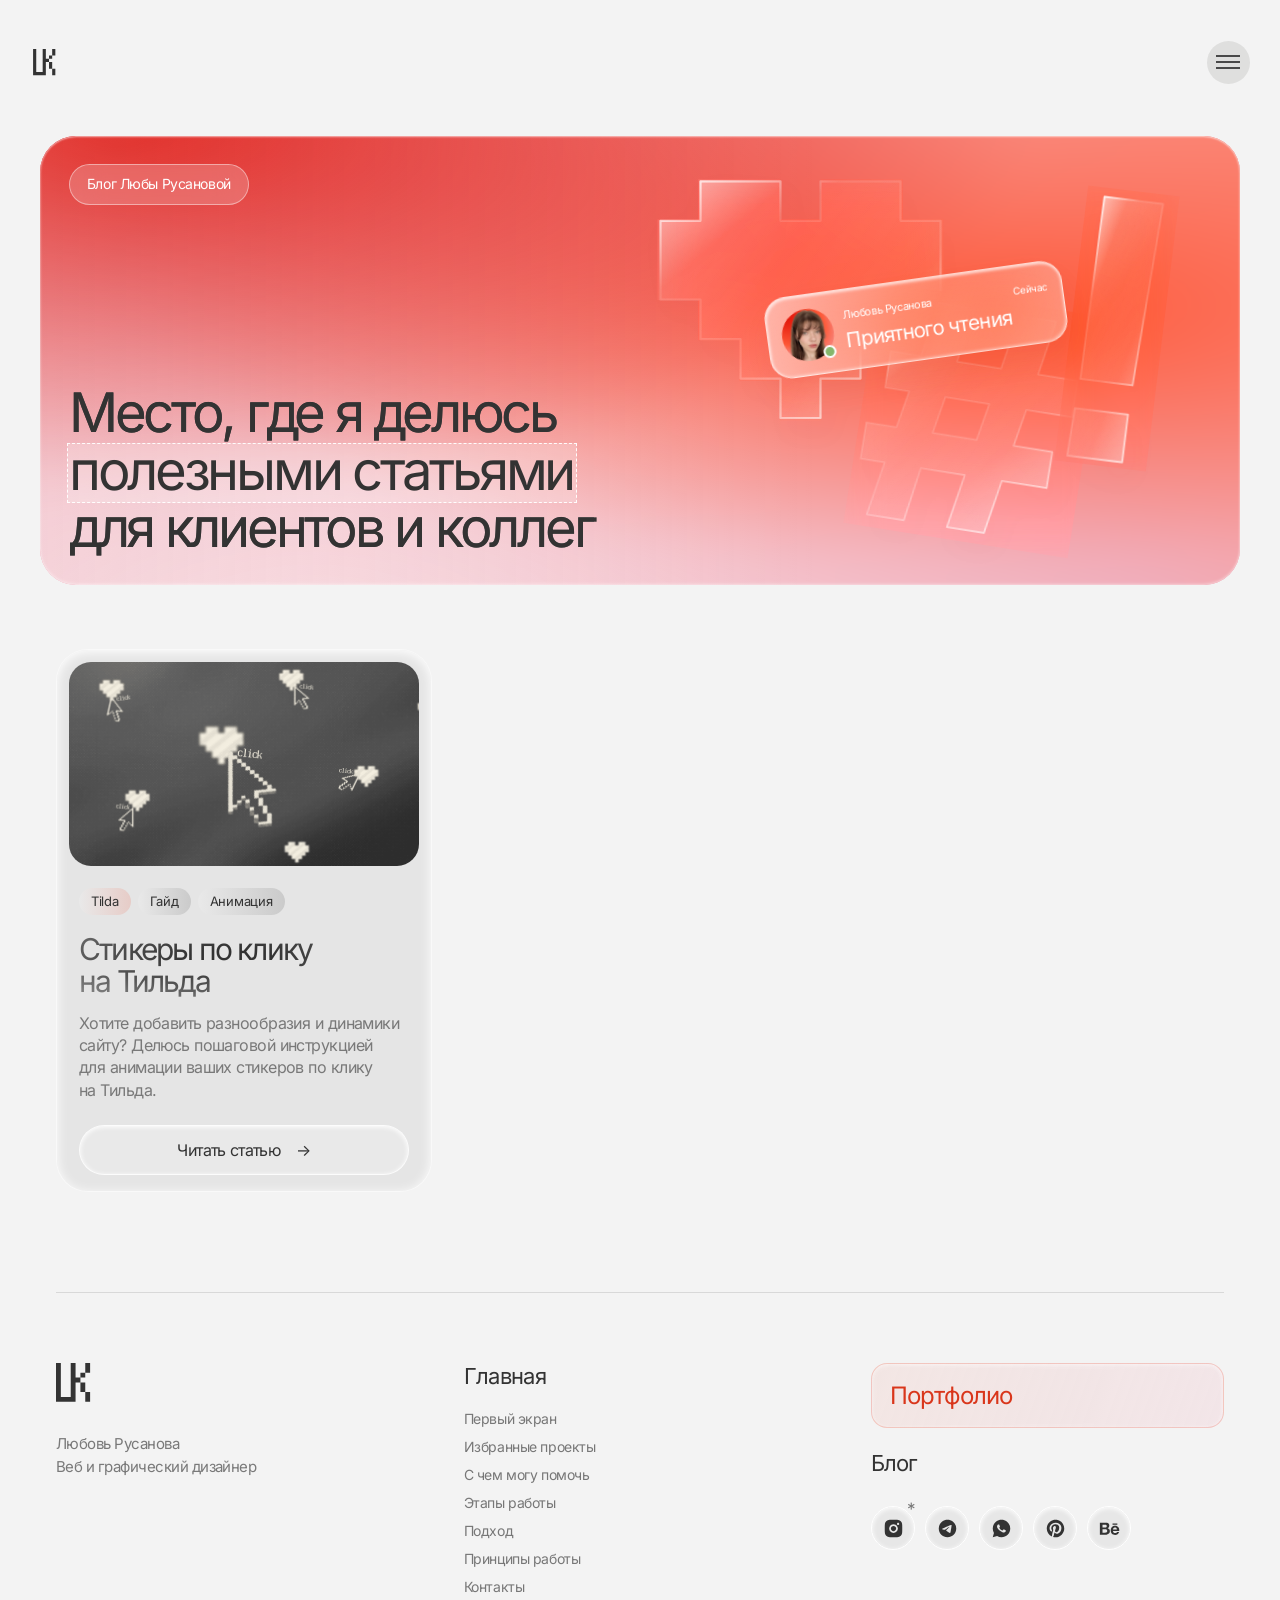
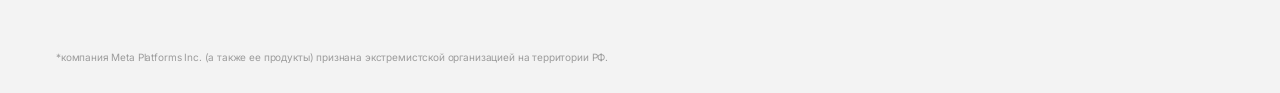
<file: blog/index.html>
<!doctype html><html lang="ru"><head><meta charset="UTF-8"><meta name="viewport" content="width=device-width, initial-scale=1"><meta name="theme-color" content="#f3f3f3"><title>Блог — Любовь Русанова</title><meta name="description" content="Статьи о дизайне для клиентов и коллег. Блог Любови Русановой."><link rel="icon" href="/assets/LK.svg"><link rel="stylesheet" href="/style.css"><link rel="stylesheet" href="/sections.css"><link rel="stylesheet" href="/pages.css"><link rel="stylesheet" href="/refinements.css">
<link rel="stylesheet" href="/blog/blog.css?v=20261010-5"></head><body class="inner-page journal-page"><header class="header entrance">
      <a class="logo" href="/#home" aria-label="Любовь Русанова — главная">
        <img src="/assets/LK.svg" width="21" height="24" alt="LK">
        <img class="glitch-part glitch-a" src="/assets/LK.svg" alt="" aria-hidden="true">
        <img class="glitch-part glitch-b" src="/assets/LK.svg" alt="" aria-hidden="true">
      </a>
      <button class="menu" type="button" aria-label="Открыть меню" aria-expanded="false" aria-controls="site-menu"><svg class="menu-icon" width="24" height="14" viewBox="0 0 24 14" aria-hidden="true"><path d="M0 1H24 M0 7H24 M0 13H24" fill="none" stroke="currentColor" stroke-width="2" shape-rendering="crispEdges"/></svg></button>
    </header><nav class="menu-panel" id="site-menu" aria-label="Навигация по сайту" hidden><div class="nav-home"><a href="/">Главная</a><details><summary aria-label="Разделы главной страницы"><svg class="home-chevron" viewBox="0 0 24 24" aria-hidden="true"><path d="m6 9 6 6 6-6"/></svg></summary><div class="home-subnav"><a href="/#home">Первый экран</a><a href="/#projects">Избранные проекты</a><a href="/#services">С&nbsp;чем могу помочь</a><a href="/#process">Этапы работы</a><a href="/#approach">Подход</a><a href="/#collaboration">Принципы работы</a><a href="/#contact">Контакты</a></div></details></div><a class="portfolio-nav" href="/#projects">Портфолио <span class="portfolio-arrow" aria-hidden="true">→</span></a><a class="blog-nav" href="/blog/">Блог <span class="nav-arrow" aria-hidden="true">→</span></a><div class="nav-socials" aria-label="Социальные сети"><a class="social-circle" href="https://www.instagram.com/lyubakravchuk" target="_blank" rel="noopener noreferrer" aria-label="Instagram*"><svg aria-hidden="true" viewBox="0 0 24 24" fill="currentColor" xmlns="http://www.w3.org/2000/svg"><path d="M13.0281 2.00073C14.1535 2.00259 14.7238 2.00855 15.2166 2.02322L15.4107 2.02956C15.6349 2.03753 15.8561 2.04753 16.1228 2.06003C17.1869 2.1092 17.9128 2.27753 18.5503 2.52503C19.2094 2.7792 19.7661 3.12253 20.3219 3.67837C20.8769 4.2342 21.2203 4.79253 21.4753 5.45003C21.7219 6.0867 21.8903 6.81337 21.9403 7.87753C21.9522 8.1442 21.9618 8.3654 21.9697 8.58964L21.976 8.78373C21.9906 9.27647 21.9973 9.84686 21.9994 10.9723L22.0002 11.7179C22.0003 11.809 22.0003 11.903 22.0003 12L22.0002 12.2821L21.9996 13.0278C21.9977 14.1532 21.9918 14.7236 21.9771 15.2163L21.9707 15.4104C21.9628 15.6347 21.9528 15.8559 21.9403 16.1225C21.8911 17.1867 21.7219 17.9125 21.4753 18.55C21.2211 19.2092 20.8769 19.7659 20.3219 20.3217C19.7661 20.8767 19.2069 21.22 18.5503 21.475C17.9128 21.7217 17.1869 21.89 16.1228 21.94C15.8561 21.9519 15.6349 21.9616 15.4107 21.9694L15.2166 21.9757C14.7238 21.9904 14.1535 21.997 13.0281 21.9992L12.2824 22C12.1913 22 12.0973 22 12.0003 22L11.7182 22L10.9725 21.9993C9.8471 21.9975 9.27672 21.9915 8.78397 21.9768L8.58989 21.9705C8.36564 21.9625 8.14444 21.9525 7.87778 21.94C6.81361 21.8909 6.08861 21.7217 5.45028 21.475C4.79194 21.2209 4.23444 20.8767 3.67861 20.3217C3.12278 19.7659 2.78028 19.2067 2.52528 18.55C2.27778 17.9125 2.11028 17.1867 2.06028 16.1225C2.0484 15.8559 2.03871 15.6347 2.03086 15.4104L2.02457 15.2163C2.00994 14.7236 2.00327 14.1532 2.00111 13.0278L2.00098 10.9723C2.00284 9.84686 2.00879 9.27647 2.02346 8.78373L2.02981 8.58964C2.03778 8.3654 2.04778 8.1442 2.06028 7.87753C2.10944 6.81253 2.27778 6.08753 2.52528 5.45003C2.77944 4.7917 3.12278 4.2342 3.67861 3.67837C4.23444 3.12253 4.79278 2.78003 5.45028 2.52503C6.08778 2.27753 6.81278 2.11003 7.87778 2.06003C8.14444 2.04816 8.36564 2.03847 8.58989 2.03062L8.78397 2.02433C9.27672 2.00969 9.8471 2.00302 10.9725 2.00086L13.0281 2.00073ZM12.0003 7.00003C9.23738 7.00003 7.00028 9.23956 7.00028 12C7.00028 14.7629 9.23981 17 12.0003 17C14.7632 17 17.0003 14.7605 17.0003 12C17.0003 9.23713 14.7607 7.00003 12.0003 7.00003ZM12.0003 9.00003C13.6572 9.00003 15.0003 10.3427 15.0003 12C15.0003 13.6569 13.6576 15 12.0003 15C10.3434 15 9.00028 13.6574 9.00028 12C9.00028 10.3431 10.3429 9.00003 12.0003 9.00003ZM17.2503 5.50003C16.561 5.50003 16.0003 6.05994 16.0003 6.74918C16.0003 7.43843 16.5602 7.9992 17.2503 7.9992C17.9395 7.9992 18.5003 7.4393 18.5003 6.74918C18.5003 6.05994 17.9386 5.49917 17.2503 5.50003Z"/></svg><sup aria-hidden="true">*</sup></a><a class="social-circle" href="https://t.me/lyubakravchuk" target="_blank" rel="noopener noreferrer" aria-label="Telegram"><svg aria-hidden="true" viewBox="0 0 24 24" fill="currentColor" xmlns="http://www.w3.org/2000/svg"><path d="M22 12C22 17.5228 17.5228 22 12 22C6.47715 22 2 17.5228 2 12C2 6.47715 6.47715 2 12 2C17.5228 2 22 6.47715 22 12ZM12.3584 9.38246C11.3857 9.78702 9.4418 10.6244 6.5266 11.8945C6.05321 12.0827 5.80524 12.2669 5.78266 12.4469C5.74451 12.7513 6.12561 12.8711 6.64458 13.0343C6.71517 13.0565 6.78832 13.0795 6.8633 13.1039C7.37388 13.2698 8.06071 13.464 8.41776 13.4717C8.74164 13.4787 9.10313 13.3452 9.50222 13.0711C12.226 11.2325 13.632 10.3032 13.7203 10.2832C13.7826 10.269 13.8689 10.2513 13.9273 10.3032C13.9858 10.3552 13.98 10.4536 13.9739 10.48C13.9361 10.641 12.4401 12.0318 11.666 12.7515C11.4351 12.9661 11.2101 13.1853 10.9833 13.4039C10.509 13.8611 10.1533 14.204 11.003 14.764C11.8644 15.3317 12.7323 15.8982 13.5724 16.4971C13.9867 16.7925 14.359 17.0579 14.8188 17.0156C15.0861 16.991 15.3621 16.7397 15.5022 15.9903C15.8335 14.2193 16.4847 10.3821 16.6352 8.80083C16.6484 8.6623 16.6318 8.485 16.6185 8.40717C16.6052 8.32934 16.5773 8.21844 16.4762 8.13635C16.3563 8.03913 16.1714 8.01863 16.0887 8.02009C15.7125 8.02672 15.1355 8.22737 12.3584 9.38246Z"/></svg></a><a class="social-circle" href="https://wa.me/77751026931?text=" target="_blank" rel="noopener noreferrer" aria-label="WhatsApp"><svg aria-hidden="true" viewBox="0 0 24 24" fill="currentColor" xmlns="http://www.w3.org/2000/svg"><path d="M12.001 2C17.5238 2 22.001 6.47715 22.001 12C22.001 17.5228 17.5238 22 12.001 22C10.1671 22 8.44851 21.5064 6.97086 20.6447L2.00516 22L3.35712 17.0315C2.49494 15.5536 2.00098 13.8345 2.00098 12C2.00098 6.47715 6.47813 2 12.001 2ZM8.59339 7.30019L8.39232 7.30833C8.26293 7.31742 8.13607 7.34902 8.02057 7.40811C7.93392 7.45244 7.85348 7.51651 7.72709 7.63586C7.60774 7.74855 7.53857 7.84697 7.46569 7.94186C7.09599 8.4232 6.89729 9.01405 6.90098 9.62098C6.90299 10.1116 7.03043 10.5884 7.23169 11.0336C7.63982 11.9364 8.31288 12.8908 9.20194 13.7759C9.4155 13.9885 9.62473 14.2034 9.85034 14.402C10.9538 15.3736 12.2688 16.0742 13.6907 16.4482C13.6907 16.4482 14.2507 16.5342 14.2589 16.5347C14.4444 16.5447 14.6296 16.5313 14.8153 16.5218C15.1066 16.5068 15.391 16.428 15.6484 16.2909C15.8139 16.2028 15.8922 16.159 16.0311 16.0714C16.0311 16.0714 16.0737 16.0426 16.1559 15.9814C16.2909 15.8808 16.3743 15.81 16.4866 15.6934C16.5694 15.6074 16.6406 15.5058 16.6956 15.3913C16.7738 15.2281 16.8525 14.9166 16.8838 14.6579C16.9077 14.4603 16.9005 14.3523 16.8979 14.2854C16.8936 14.1778 16.8047 14.0671 16.7073 14.0201L16.1258 13.7587C16.1258 13.7587 15.2563 13.3803 14.7245 13.1377C14.6691 13.1124 14.6085 13.1007 14.5476 13.097C14.4142 13.0888 14.2647 13.1236 14.1696 13.2238C14.1646 13.2218 14.0984 13.279 13.3749 14.1555C13.335 14.2032 13.2415 14.3069 13.0798 14.2972C13.0554 14.2955 13.0311 14.292 13.0074 14.2858C12.9419 14.2685 12.8781 14.2457 12.8157 14.2193C12.692 14.1668 12.6486 14.1469 12.5641 14.1105C11.9868 13.8583 11.457 13.5209 10.9887 13.108C10.8631 12.9974 10.7463 12.8783 10.6259 12.7616C10.2057 12.3543 9.86169 11.9211 9.60577 11.4938C9.5918 11.4705 9.57027 11.4368 9.54708 11.3991C9.50521 11.331 9.45903 11.25 9.44455 11.1944C9.40738 11.0473 9.50599 10.9291 9.50599 10.9291C9.50599 10.9291 9.74939 10.663 9.86248 10.5183C9.97128 10.379 10.0652 10.2428 10.125 10.1457C10.2428 9.95633 10.2801 9.76062 10.2182 9.60963C9.93764 8.92565 9.64818 8.24536 9.34986 7.56894C9.29098 7.43545 9.11585 7.33846 8.95659 7.32007C8.90265 7.31384 8.84875 7.30758 8.79459 7.30402C8.66053 7.29748 8.5262 7.29892 8.39232 7.30833L8.59339 7.30019Z"/></svg></a><a class="social-circle" href="https://ru.pinterest.com/lubovwebdesign/" target="_blank" rel="noopener noreferrer" aria-label="Pinterest"><svg aria-hidden="true" viewBox="0 0 24 24" fill="currentColor" xmlns="http://www.w3.org/2000/svg"><path d="M13.3717 2.09442C8.42512 1.41268 3.73383 4.48505 2.38064 9.29256C1.02745 14.1001 3.42711 19.1692 8.00271 21.1689C7.94264 20.4008 7.99735 19.628 8.16502 18.8761C8.34964 18.0374 9.46121 13.4132 9.46121 13.4132C9.23971 12.9173 9.12893 12.379 9.13659 11.8359C9.13659 10.3509 9.99353 9.24295 11.0597 9.24295C11.4472 9.23718 11.8181 9.40028 12.0758 9.68981C12.3335 9.97934 12.4526 10.3667 12.402 10.751C12.402 11.6512 11.8236 13.0131 11.5228 14.2903C11.4014 14.7656 11.5131 15.2703 11.8237 15.65C12.1343 16.0296 12.6069 16.2389 13.0967 16.2139C14.9944 16.2139 16.2675 13.7825 16.2675 10.9126C16.2675 8.71205 14.8098 7.0655 12.1243 7.0655C10.826 7.01531 9.56388 7.4996 8.63223 8.40543C7.70057 9.31126 7.18084 10.5595 7.19423 11.859C7.16563 12.5722 7.39566 13.2717 7.84194 13.8287C8.01361 13.9564 8.07985 14.1825 8.00425 14.3827C7.9581 14.5673 7.84194 15.0059 7.79578 15.1675C7.77632 15.278 7.70559 15.3728 7.60516 15.4228C7.50473 15.4729 7.38651 15.4724 7.28654 15.4214C5.9019 14.8674 5.24957 13.3439 5.24957 11.6051C5.24957 8.75822 7.63424 5.3497 12.4036 5.3497C16.1998 5.3497 18.723 8.1273 18.723 11.0972C18.723 15.0059 16.5468 17.9451 13.3298 17.9451C12.3526 17.9761 11.4273 17.5061 10.8759 16.6986C10.8759 16.6986 10.2974 19.0146 10.1835 19.4531C9.95101 20.2099 9.60779 20.9281 9.16505 21.5844C10.0877 21.8643 11.0471 22.0044 12.0113 22C14.6636 22.0017 17.2078 20.9484 19.0829 19.072C20.958 17.1957 22.0099 14.6504 22.0069 11.9975C22.004 7.00306 18.3183 2.77616 13.3717 2.09442Z"/></svg></a><a class="social-circle" href="https://www.behance.net/lyubakravchuk" target="_blank" rel="noopener noreferrer" aria-label="Behance"><svg aria-hidden="true" viewBox="0 0 24 24" fill="currentColor" xmlns="http://www.w3.org/2000/svg"><path d="M7.44262 5.34998C8.08197 5.34998 8.67213 5.39945 9.21311 5.54786C9.7541 5.6468 10.1967 5.84468 10.5902 6.09203C10.9836 6.33938 11.2787 6.68566 11.4754 7.13089C11.6721 7.57612 11.7705 8.12029 11.7705 8.71393C11.7705 9.40651 11.623 10.0002 11.2787 10.4454C10.9836 10.8906 10.4918 11.2864 9.90164 11.5832C10.7377 11.8305 11.377 12.2758 11.7705 12.8694C12.1639 13.463 12.4098 14.2051 12.4098 15.0461C12.4098 15.7387 12.2623 16.3323 12.0164 16.827C11.7705 17.3217 11.377 17.7669 10.9344 18.0638C10.4918 18.3606 9.95082 18.6079 9.36066 18.7563C8.77049 18.9047 8.18033 19.0037 7.59016 19.0037H1V5.34998H7.44262ZM7.04918 10.8906C7.59016 10.8906 8.03279 10.7422 8.37705 10.4949C8.72131 10.2475 8.86885 9.80227 8.86885 9.2581C8.86885 8.96128 8.81967 8.66446 8.72131 8.46658C8.62295 8.2687 8.47541 8.12029 8.27869 7.97188C8.08197 7.87294 7.88525 7.774 7.63934 7.72453C7.39344 7.67506 7.14754 7.67506 6.85246 7.67506H4V10.8906H7.04918ZM7.19672 16.7281C7.4918 16.7281 7.78689 16.6786 8.03279 16.6291C8.27869 16.5797 8.52459 16.4807 8.72131 16.3323C8.91803 16.1839 9.06557 16.0355 9.21311 15.7881C9.31148 15.5408 9.40984 15.244 9.40984 14.8977C9.40984 14.2051 9.21312 13.7104 8.81967 13.3641C8.42623 13.0673 7.88525 12.9189 7.2459 12.9189H4V16.7281H7.19672ZM16.6885 16.6786C17.082 17.0744 17.6721 17.2722 18.459 17.2722C19 17.2722 19.4918 17.1238 19.8852 16.8765C20.2787 16.5797 20.5246 16.2828 20.623 15.986H23.0328C22.6393 17.1733 22.0492 18.0143 21.2623 18.5585C20.4754 19.0532 19.541 19.35 18.4098 19.35C17.6229 19.35 16.9344 19.2016 16.2951 18.9542C15.6557 18.7069 15.1639 18.3606 14.7213 17.8659C14.2787 17.4206 13.9344 16.8765 13.7377 16.2334C13.4918 15.5903 13.3934 14.8977 13.3934 14.1062C13.3934 13.3641 13.4918 12.6715 13.7377 12.0284C13.9836 11.3853 14.3279 10.8411 14.7705 10.3464C15.2131 9.90121 15.7541 9.50545 16.3443 9.2581C16.9836 9.01075 17.6229 8.86234 18.4098 8.86234C19.2459 8.86234 19.9836 9.01075 20.623 9.35704C21.2623 9.70333 21.7541 10.0991 22.1475 10.6927C22.541 11.2369 22.8361 11.88 23.0328 12.5726C23.1311 13.2652 23.1803 13.9577 23.1311 14.7493H16C16 15.5408 16.2951 16.2828 16.6885 16.6786ZM19.7869 11.4843C19.4426 11.138 18.9016 10.9401 18.2623 10.9401C17.8197 10.9401 17.4754 11.039 17.1803 11.1874C16.8852 11.3358 16.6885 11.5337 16.4918 11.7316C16.2951 11.9295 16.1967 12.1768 16.1475 12.4242C16.0984 12.6715 16.0492 12.8694 16.0492 13.0673H20.4754C20.3771 12.3252 20.1311 11.8305 19.7869 11.4843ZM15.459 6.2899H20.9672V7.62559H15.459V6.2899Z"/></svg></a></div></nav><main>
<section class="journal-hero" aria-labelledby="journal-title">
 <div class="journal-gradient" aria-hidden="true"></div>
 <p class="journal-label">Блог Любы Русановой</p>
 <div class="journal-art">
  <div class="glass-symbol glass-heart" aria-hidden="true"><svg viewBox="-1 -1 84 71"><defs><linearGradient id="glass" x1="0" y1="0" x2="1" y2="1"><stop stop-color="#fff" stop-opacity=".54"/><stop offset=".23" stop-color="#fff" stop-opacity=".06"/><stop offset=".66" stop-color="#fff" stop-opacity=".02"/><stop offset="1" stop-color="#fff" stop-opacity=".3"/></linearGradient><linearGradient id="rim" x1="0" y1="0" x2=".7" y2="1"><stop stop-color="#fff" stop-opacity=".95"/><stop offset=".3" stop-color="#fff" stop-opacity=".12"/><stop offset=".65" stop-color="#fff" stop-opacity=".15"/><stop offset="1" stop-color="#fff" stop-opacity=".65"/></linearGradient></defs><path d="M0 11.5H11.6729V0H35.0187V11.5H46.6918V0H70.0374V11.5H81.7105V34.5H70.0374V45.9999H58.3646V57.5001H46.6918V69H35.0187V57.5001H23.3459V45.9999H11.6729V34.5H0V11.5Z" fill="url(#glass)" stroke="url(#rim)" stroke-width=".65" stroke-linejoin="round"/></svg></div>
  <div class="glass-symbol glass-hash" aria-hidden="true"><svg viewBox="0 0 260 280"><path d="M68 14H110L100 77H151L162 14H205L194 77H240V119H187L179 162H224V204H172L161 266H118L129 204H78L68 266H25L36 204H8V162H43L51 119H23V77H58ZM93 119L85 162H136L144 119Z" fill="url(#glass)" fill-rule="evenodd" stroke="url(#rim)" stroke-width="2" stroke-linejoin="round"/></svg></div>
  <div class="glass-symbol glass-exclamation" aria-hidden="true"><svg viewBox="0 0 100 300"><path d="M19 10H83L74 209H17ZM15 241H73V293H13Z" fill="url(#glass)" stroke="url(#rim)" stroke-width="2" stroke-linejoin="round"/></svg></div>
  <div class="reading-message">
   <div class="message-avatar"><img src="/assets/portrait.png" alt="Любовь Русанова" width="64" height="64"><i aria-hidden="true"></i></div>
   <div class="message-body"><div class="message-meta"><span>Любовь Русанова</span><span>Сейчас</span></div><p>Приятного чтения</p></div>
  </div>
 </div>
 <h1 id="journal-title">Место, где я&nbsp;делюсь<br><span class="journal-selection">полезными статьями</span><br>для&nbsp;клиентов и&nbsp;коллег</h1>
 <span class="designer-cursor journal-cursor" aria-hidden="true"><svg width="25" height="30" viewBox="0 0 25 30"><defs><linearGradient id="journal-cursor-gradient" x2=".6" y2="1"><stop stop-color="#fff" stop-opacity=".6"/><stop offset="1" stop-color="#f9dce1" stop-opacity=".25"/></linearGradient></defs><path d="M2 2 22 17 12 18 7 27Z" fill="url(#journal-cursor-gradient)" stroke="#fff" stroke-width="1.3"/></svg><span>Любовь</span></span>
</section>
<section class="journal-articles page-shell" aria-label="Статьи">
 <article class="journal-card">
  <a class="journal-cover" href="/blog/stickers/" aria-label="Читать статью «Стикеры по клику на Тильда»"><img src="/assets/blog/stickers.png" alt="Пиксельные сердца и курсоры — стикеры по клику" width="1200" height="700" loading="lazy"></a>
  <div class="journal-card-copy"><div class="tags"><span class="tag-accent">Tilda</span><span>Гайд</span><span>Анимация</span></div>
   <h2><a href="/blog/stickers/">Стикеры по&nbsp;клику на&nbsp;Тильда</a></h2>
   <p>Хотите добавить разнообразия и&nbsp;динамики сайту? Делюсь пошаговой инструкцией для&nbsp;анимации ваших стикеров по&nbsp;клику на&nbsp;Тильда.</p>
   <a class="soft-button" href="/blog/stickers/">Читать статью <span aria-hidden="true">→</span></a>
  </div>
 </article>
</section>
</main><footer class="site-footer"><div class="footer-main"><div class="footer-brand"><a href="/" aria-label="На главную"><img src="/assets/LK.svg" width="35" height="40" alt="LK"></a><p>Любовь Русанова<br>Веб и&nbsp;графический дизайнер</p></div><nav class="footer-home" aria-label="Разделы главной"><a class="footer-heading" href="/">Главная</a><a href="/#home">Первый экран</a><a href="/#projects">Избранные проекты</a><a href="/#services">С&nbsp;чем могу помочь</a><a href="/#process">Этапы работы</a><a href="/#approach">Подход</a><a href="/#collaboration">Принципы работы</a><a href="/#contact">Контакты</a></nav><div class="footer-other"><a class="portfolio-nav" href="/#projects">Портфолио <span class="portfolio-arrow" aria-hidden="true">→</span></a><a href="/blog/">Блог</a><div class="nav-socials" aria-label="Социальные сети"><a class="social-circle" href="https://www.instagram.com/lyubakravchuk" target="_blank" rel="noopener noreferrer" aria-label="Instagram*"><svg aria-hidden="true" viewBox="0 0 24 24" fill="currentColor" xmlns="http://www.w3.org/2000/svg"><path d="M13.0281 2.00073C14.1535 2.00259 14.7238 2.00855 15.2166 2.02322L15.4107 2.02956C15.6349 2.03753 15.8561 2.04753 16.1228 2.06003C17.1869 2.1092 17.9128 2.27753 18.5503 2.52503C19.2094 2.7792 19.7661 3.12253 20.3219 3.67837C20.8769 4.2342 21.2203 4.79253 21.4753 5.45003C21.7219 6.0867 21.8903 6.81337 21.9403 7.87753C21.9522 8.1442 21.9618 8.3654 21.9697 8.58964L21.976 8.78373C21.9906 9.27647 21.9973 9.84686 21.9994 10.9723L22.0002 11.7179C22.0003 11.809 22.0003 11.903 22.0003 12L22.0002 12.2821L21.9996 13.0278C21.9977 14.1532 21.9918 14.7236 21.9771 15.2163L21.9707 15.4104C21.9628 15.6347 21.9528 15.8559 21.9403 16.1225C21.8911 17.1867 21.7219 17.9125 21.4753 18.55C21.2211 19.2092 20.8769 19.7659 20.3219 20.3217C19.7661 20.8767 19.2069 21.22 18.5503 21.475C17.9128 21.7217 17.1869 21.89 16.1228 21.94C15.8561 21.9519 15.6349 21.9616 15.4107 21.9694L15.2166 21.9757C14.7238 21.9904 14.1535 21.997 13.0281 21.9992L12.2824 22C12.1913 22 12.0973 22 12.0003 22L11.7182 22L10.9725 21.9993C9.8471 21.9975 9.27672 21.9915 8.78397 21.9768L8.58989 21.9705C8.36564 21.9625 8.14444 21.9525 7.87778 21.94C6.81361 21.8909 6.08861 21.7217 5.45028 21.475C4.79194 21.2209 4.23444 20.8767 3.67861 20.3217C3.12278 19.7659 2.78028 19.2067 2.52528 18.55C2.27778 17.9125 2.11028 17.1867 2.06028 16.1225C2.0484 15.8559 2.03871 15.6347 2.03086 15.4104L2.02457 15.2163C2.00994 14.7236 2.00327 14.1532 2.00111 13.0278L2.00098 10.9723C2.00284 9.84686 2.00879 9.27647 2.02346 8.78373L2.02981 8.58964C2.03778 8.3654 2.04778 8.1442 2.06028 7.87753C2.10944 6.81253 2.27778 6.08753 2.52528 5.45003C2.77944 4.7917 3.12278 4.2342 3.67861 3.67837C4.23444 3.12253 4.79278 2.78003 5.45028 2.52503C6.08778 2.27753 6.81278 2.11003 7.87778 2.06003C8.14444 2.04816 8.36564 2.03847 8.58989 2.03062L8.78397 2.02433C9.27672 2.00969 9.8471 2.00302 10.9725 2.00086L13.0281 2.00073ZM12.0003 7.00003C9.23738 7.00003 7.00028 9.23956 7.00028 12C7.00028 14.7629 9.23981 17 12.0003 17C14.7632 17 17.0003 14.7605 17.0003 12C17.0003 9.23713 14.7607 7.00003 12.0003 7.00003ZM12.0003 9.00003C13.6572 9.00003 15.0003 10.3427 15.0003 12C15.0003 13.6569 13.6576 15 12.0003 15C10.3434 15 9.00028 13.6574 9.00028 12C9.00028 10.3431 10.3429 9.00003 12.0003 9.00003ZM17.2503 5.50003C16.561 5.50003 16.0003 6.05994 16.0003 6.74918C16.0003 7.43843 16.5602 7.9992 17.2503 7.9992C17.9395 7.9992 18.5003 7.4393 18.5003 6.74918C18.5003 6.05994 17.9386 5.49917 17.2503 5.50003Z"/></svg><sup aria-hidden="true">*</sup></a><a class="social-circle" href="https://t.me/lyubakravchuk" target="_blank" rel="noopener noreferrer" aria-label="Telegram"><svg aria-hidden="true" viewBox="0 0 24 24" fill="currentColor" xmlns="http://www.w3.org/2000/svg"><path d="M22 12C22 17.5228 17.5228 22 12 22C6.47715 22 2 17.5228 2 12C2 6.47715 6.47715 2 12 2C17.5228 2 22 6.47715 22 12ZM12.3584 9.38246C11.3857 9.78702 9.4418 10.6244 6.5266 11.8945C6.05321 12.0827 5.80524 12.2669 5.78266 12.4469C5.74451 12.7513 6.12561 12.8711 6.64458 13.0343C6.71517 13.0565 6.78832 13.0795 6.8633 13.1039C7.37388 13.2698 8.06071 13.464 8.41776 13.4717C8.74164 13.4787 9.10313 13.3452 9.50222 13.0711C12.226 11.2325 13.632 10.3032 13.7203 10.2832C13.7826 10.269 13.8689 10.2513 13.9273 10.3032C13.9858 10.3552 13.98 10.4536 13.9739 10.48C13.9361 10.641 12.4401 12.0318 11.666 12.7515C11.4351 12.9661 11.2101 13.1853 10.9833 13.4039C10.509 13.8611 10.1533 14.204 11.003 14.764C11.8644 15.3317 12.7323 15.8982 13.5724 16.4971C13.9867 16.7925 14.359 17.0579 14.8188 17.0156C15.0861 16.991 15.3621 16.7397 15.5022 15.9903C15.8335 14.2193 16.4847 10.3821 16.6352 8.80083C16.6484 8.6623 16.6318 8.485 16.6185 8.40717C16.6052 8.32934 16.5773 8.21844 16.4762 8.13635C16.3563 8.03913 16.1714 8.01863 16.0887 8.02009C15.7125 8.02672 15.1355 8.22737 12.3584 9.38246Z"/></svg></a><a class="social-circle" href="https://wa.me/77751026931?text=" target="_blank" rel="noopener noreferrer" aria-label="WhatsApp"><svg aria-hidden="true" viewBox="0 0 24 24" fill="currentColor" xmlns="http://www.w3.org/2000/svg"><path d="M12.001 2C17.5238 2 22.001 6.47715 22.001 12C22.001 17.5228 17.5238 22 12.001 22C10.1671 22 8.44851 21.5064 6.97086 20.6447L2.00516 22L3.35712 17.0315C2.49494 15.5536 2.00098 13.8345 2.00098 12C2.00098 6.47715 6.47813 2 12.001 2ZM8.59339 7.30019L8.39232 7.30833C8.26293 7.31742 8.13607 7.34902 8.02057 7.40811C7.93392 7.45244 7.85348 7.51651 7.72709 7.63586C7.60774 7.74855 7.53857 7.84697 7.46569 7.94186C7.09599 8.4232 6.89729 9.01405 6.90098 9.62098C6.90299 10.1116 7.03043 10.5884 7.23169 11.0336C7.63982 11.9364 8.31288 12.8908 9.20194 13.7759C9.4155 13.9885 9.62473 14.2034 9.85034 14.402C10.9538 15.3736 12.2688 16.0742 13.6907 16.4482C13.6907 16.4482 14.2507 16.5342 14.2589 16.5347C14.4444 16.5447 14.6296 16.5313 14.8153 16.5218C15.1066 16.5068 15.391 16.428 15.6484 16.2909C15.8139 16.2028 15.8922 16.159 16.0311 16.0714C16.0311 16.0714 16.0737 16.0426 16.1559 15.9814C16.2909 15.8808 16.3743 15.81 16.4866 15.6934C16.5694 15.6074 16.6406 15.5058 16.6956 15.3913C16.7738 15.2281 16.8525 14.9166 16.8838 14.6579C16.9077 14.4603 16.9005 14.3523 16.8979 14.2854C16.8936 14.1778 16.8047 14.0671 16.7073 14.0201L16.1258 13.7587C16.1258 13.7587 15.2563 13.3803 14.7245 13.1377C14.6691 13.1124 14.6085 13.1007 14.5476 13.097C14.4142 13.0888 14.2647 13.1236 14.1696 13.2238C14.1646 13.2218 14.0984 13.279 13.3749 14.1555C13.335 14.2032 13.2415 14.3069 13.0798 14.2972C13.0554 14.2955 13.0311 14.292 13.0074 14.2858C12.9419 14.2685 12.8781 14.2457 12.8157 14.2193C12.692 14.1668 12.6486 14.1469 12.5641 14.1105C11.9868 13.8583 11.457 13.5209 10.9887 13.108C10.8631 12.9974 10.7463 12.8783 10.6259 12.7616C10.2057 12.3543 9.86169 11.9211 9.60577 11.4938C9.5918 11.4705 9.57027 11.4368 9.54708 11.3991C9.50521 11.331 9.45903 11.25 9.44455 11.1944C9.40738 11.0473 9.50599 10.9291 9.50599 10.9291C9.50599 10.9291 9.74939 10.663 9.86248 10.5183C9.97128 10.379 10.0652 10.2428 10.125 10.1457C10.2428 9.95633 10.2801 9.76062 10.2182 9.60963C9.93764 8.92565 9.64818 8.24536 9.34986 7.56894C9.29098 7.43545 9.11585 7.33846 8.95659 7.32007C8.90265 7.31384 8.84875 7.30758 8.79459 7.30402C8.66053 7.29748 8.5262 7.29892 8.39232 7.30833L8.59339 7.30019Z"/></svg></a><a class="social-circle" href="https://ru.pinterest.com/lubovwebdesign/" target="_blank" rel="noopener noreferrer" aria-label="Pinterest"><svg aria-hidden="true" viewBox="0 0 24 24" fill="currentColor" xmlns="http://www.w3.org/2000/svg"><path d="M13.3717 2.09442C8.42512 1.41268 3.73383 4.48505 2.38064 9.29256C1.02745 14.1001 3.42711 19.1692 8.00271 21.1689C7.94264 20.4008 7.99735 19.628 8.16502 18.8761C8.34964 18.0374 9.46121 13.4132 9.46121 13.4132C9.23971 12.9173 9.12893 12.379 9.13659 11.8359C9.13659 10.3509 9.99353 9.24295 11.0597 9.24295C11.4472 9.23718 11.8181 9.40028 12.0758 9.68981C12.3335 9.97934 12.4526 10.3667 12.402 10.751C12.402 11.6512 11.8236 13.0131 11.5228 14.2903C11.4014 14.7656 11.5131 15.2703 11.8237 15.65C12.1343 16.0296 12.6069 16.2389 13.0967 16.2139C14.9944 16.2139 16.2675 13.7825 16.2675 10.9126C16.2675 8.71205 14.8098 7.0655 12.1243 7.0655C10.826 7.01531 9.56388 7.4996 8.63223 8.40543C7.70057 9.31126 7.18084 10.5595 7.19423 11.859C7.16563 12.5722 7.39566 13.2717 7.84194 13.8287C8.01361 13.9564 8.07985 14.1825 8.00425 14.3827C7.9581 14.5673 7.84194 15.0059 7.79578 15.1675C7.77632 15.278 7.70559 15.3728 7.60516 15.4228C7.50473 15.4729 7.38651 15.4724 7.28654 15.4214C5.9019 14.8674 5.24957 13.3439 5.24957 11.6051C5.24957 8.75822 7.63424 5.3497 12.4036 5.3497C16.1998 5.3497 18.723 8.1273 18.723 11.0972C18.723 15.0059 16.5468 17.9451 13.3298 17.9451C12.3526 17.9761 11.4273 17.5061 10.8759 16.6986C10.8759 16.6986 10.2974 19.0146 10.1835 19.4531C9.95101 20.2099 9.60779 20.9281 9.16505 21.5844C10.0877 21.8643 11.0471 22.0044 12.0113 22C14.6636 22.0017 17.2078 20.9484 19.0829 19.072C20.958 17.1957 22.0099 14.6504 22.0069 11.9975C22.004 7.00306 18.3183 2.77616 13.3717 2.09442Z"/></svg></a><a class="social-circle" href="https://www.behance.net/lyubakravchuk" target="_blank" rel="noopener noreferrer" aria-label="Behance"><svg aria-hidden="true" viewBox="0 0 24 24" fill="currentColor" xmlns="http://www.w3.org/2000/svg"><path d="M7.44262 5.34998C8.08197 5.34998 8.67213 5.39945 9.21311 5.54786C9.7541 5.6468 10.1967 5.84468 10.5902 6.09203C10.9836 6.33938 11.2787 6.68566 11.4754 7.13089C11.6721 7.57612 11.7705 8.12029 11.7705 8.71393C11.7705 9.40651 11.623 10.0002 11.2787 10.4454C10.9836 10.8906 10.4918 11.2864 9.90164 11.5832C10.7377 11.8305 11.377 12.2758 11.7705 12.8694C12.1639 13.463 12.4098 14.2051 12.4098 15.0461C12.4098 15.7387 12.2623 16.3323 12.0164 16.827C11.7705 17.3217 11.377 17.7669 10.9344 18.0638C10.4918 18.3606 9.95082 18.6079 9.36066 18.7563C8.77049 18.9047 8.18033 19.0037 7.59016 19.0037H1V5.34998H7.44262ZM7.04918 10.8906C7.59016 10.8906 8.03279 10.7422 8.37705 10.4949C8.72131 10.2475 8.86885 9.80227 8.86885 9.2581C8.86885 8.96128 8.81967 8.66446 8.72131 8.46658C8.62295 8.2687 8.47541 8.12029 8.27869 7.97188C8.08197 7.87294 7.88525 7.774 7.63934 7.72453C7.39344 7.67506 7.14754 7.67506 6.85246 7.67506H4V10.8906H7.04918ZM7.19672 16.7281C7.4918 16.7281 7.78689 16.6786 8.03279 16.6291C8.27869 16.5797 8.52459 16.4807 8.72131 16.3323C8.91803 16.1839 9.06557 16.0355 9.21311 15.7881C9.31148 15.5408 9.40984 15.244 9.40984 14.8977C9.40984 14.2051 9.21312 13.7104 8.81967 13.3641C8.42623 13.0673 7.88525 12.9189 7.2459 12.9189H4V16.7281H7.19672ZM16.6885 16.6786C17.082 17.0744 17.6721 17.2722 18.459 17.2722C19 17.2722 19.4918 17.1238 19.8852 16.8765C20.2787 16.5797 20.5246 16.2828 20.623 15.986H23.0328C22.6393 17.1733 22.0492 18.0143 21.2623 18.5585C20.4754 19.0532 19.541 19.35 18.4098 19.35C17.6229 19.35 16.9344 19.2016 16.2951 18.9542C15.6557 18.7069 15.1639 18.3606 14.7213 17.8659C14.2787 17.4206 13.9344 16.8765 13.7377 16.2334C13.4918 15.5903 13.3934 14.8977 13.3934 14.1062C13.3934 13.3641 13.4918 12.6715 13.7377 12.0284C13.9836 11.3853 14.3279 10.8411 14.7705 10.3464C15.2131 9.90121 15.7541 9.50545 16.3443 9.2581C16.9836 9.01075 17.6229 8.86234 18.4098 8.86234C19.2459 8.86234 19.9836 9.01075 20.623 9.35704C21.2623 9.70333 21.7541 10.0991 22.1475 10.6927C22.541 11.2369 22.8361 11.88 23.0328 12.5726C23.1311 13.2652 23.1803 13.9577 23.1311 14.7493H16C16 15.5408 16.2951 16.2828 16.6885 16.6786ZM19.7869 11.4843C19.4426 11.138 18.9016 10.9401 18.2623 10.9401C17.8197 10.9401 17.4754 11.039 17.1803 11.1874C16.8852 11.3358 16.6885 11.5337 16.4918 11.7316C16.2951 11.9295 16.1967 12.1768 16.1475 12.4242C16.0984 12.6715 16.0492 12.8694 16.0492 13.0673H20.4754C20.3771 12.3252 20.1311 11.8305 19.7869 11.4843ZM15.459 6.2899H20.9672V7.62559H15.459V6.2899Z"/></svg></a></div></div></div><p class="legal-note">*компания Meta Platforms Inc. (а&nbsp;также ее продукты) признана экстремистской организацией на&nbsp;территории РФ.</p></footer><script src="/script.js"></script><script src="/blog/blog.js?v=20261010-4"></script></body></html>
</file>
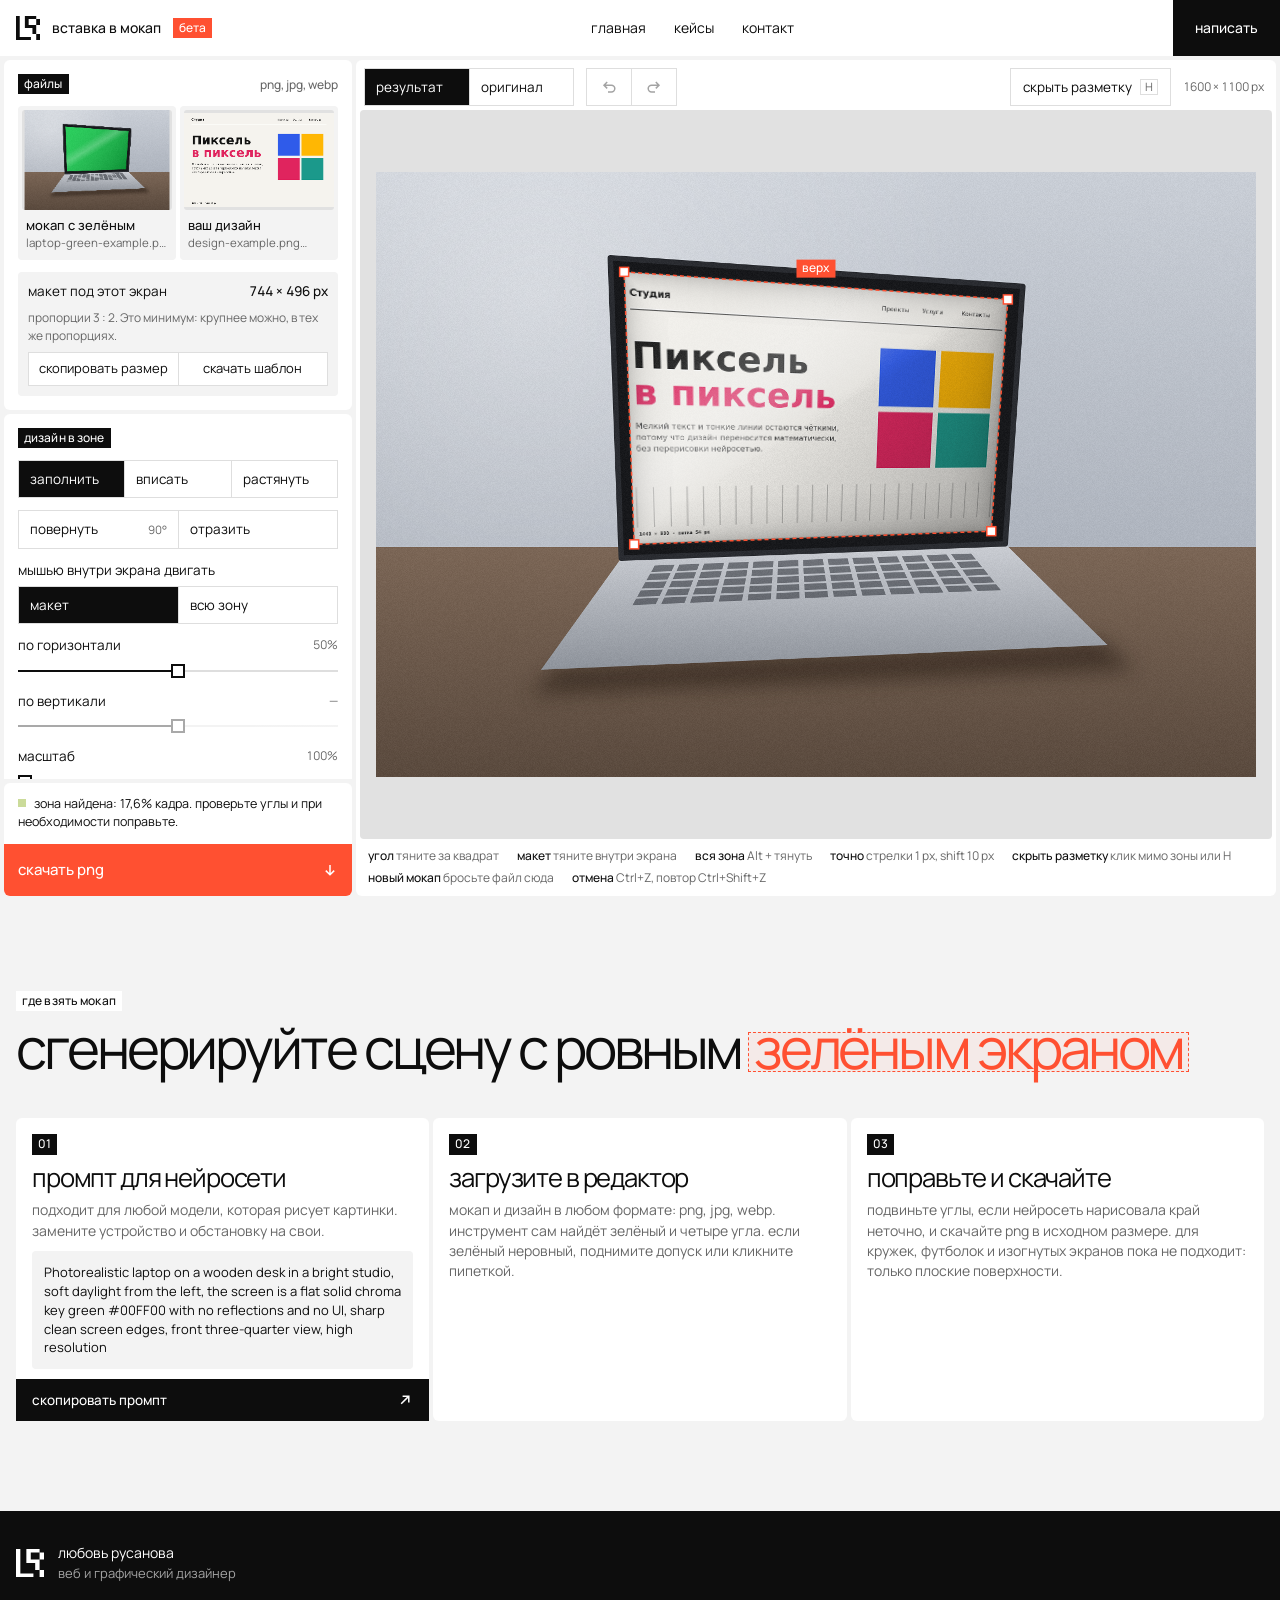
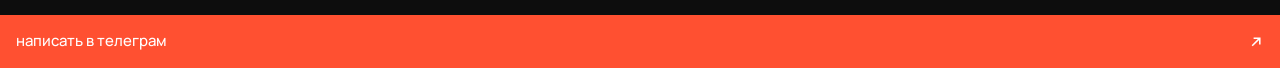
<file: m-7k2q/index.html>
<!doctype html>
<html lang="ru">
<head>
<meta charset="utf-8">
<meta name="viewport" content="width=device-width, initial-scale=1, viewport-fit=cover">
<meta name="robots" content="noindex, nofollow, noarchive">
<meta name="referrer" content="no-referrer">
<meta http-equiv="Content-Security-Policy" content="default-src 'none'; script-src 'unsafe-inline'; style-src 'unsafe-inline'; img-src 'self' blob: data:; font-src data:; connect-src 'none'">
<link rel="icon" type="image/svg+xml" href="/assets/v2/lr.svg">
<title>Редактор мокапов</title>
<style>
@font-face{font-family:Manrope;font-style:normal;font-weight:300 600;font-display:swap;src:url([data-uri]) format('woff2');unicode-range:U+0301,U+0400-045F,U+0490-0491,U+04B0-04B1,U+2116}
@font-face{font-family:Manrope;font-style:normal;font-weight:300 600;font-display:swap;src:url([data-uri]) format('woff2');unicode-range:U+0000-00FF,U+0131,U+0152-0153,U+02BB-02BC,U+02C6,U+02DA,U+02DC,U+0304,U+0308,U+0329,U+2000-206F,U+20AC,U+2122,U+2191,U+2193,U+2212,U+2215,U+FEFF,U+FFFD}
/* стиль lyubov.site в форме редактора: слева колонка настроек со своей прокруткой, справа рабочая область на весь экран.
   серое поле, белые плашки вплотную, полосы-кнопки без скруглений, один оранжевый акцент, всё строчными. одна светлая тема.
   на телефоне: файлы → картинка → настройки, кнопка «скачать» прилипает к низу экрана */
:root{
  color-scheme: light;
  --ink:#0D0D0D;
  --bg:#F3F3F3;
  --card:#FFFFFF;
  --accent:#FF5031;
  --lil:#D0BEF3;
  --lime:#CBDB9A;
  --mute:#676767;
  --mute-dark:#A3A3A3;
  --line:#DEDEDE;
  --ph:#E1E1E1;
  --r:6px;
  --gap:4px;
  --edge:16px;
  --tp:14px;
  --head:56px;
  --ease:.25s ease;
  --font:'Hauora','Manrope',-apple-system,'Segoe UI',Roboto,Arial,sans-serif;
}
*{box-sizing:border-box;margin:0;padding:0}
[hidden]{display:none!important}
html,body{background:var(--bg)}
body{color:var(--ink);font-family:var(--font);font-weight:400;font-size:14px;line-height:1.45;-webkit-font-smoothing:antialiased}
body.lock{overflow:hidden}
a{color:inherit}
button{font:inherit;color:inherit;background:none;border:0;border-radius:0;cursor:pointer;-webkit-tap-highlight-color:transparent}
:focus-visible{outline:2px solid var(--accent);outline-offset:-2px}
.ar{width:16px;height:16px;flex:none;display:block}

/* шапка: как на главной */
.top{position:sticky;top:env(safe-area-inset-top,0px);z-index:40;background:var(--card);height:var(--head);display:flex;align-items:stretch;justify-content:space-between;gap:16px;padding-left:max(var(--edge),env(safe-area-inset-left,0px))}
body::before{content:"";position:fixed;inset:0 0 auto;height:env(safe-area-inset-top,0px);z-index:41;background:var(--card)}
.brand{display:flex;align-items:center;gap:12px;min-width:0}
.logo{display:block;width:24px;height:24px;color:var(--ink);flex:none}
.logo svg{width:100%;height:100%;display:block}
.brand b{font-weight:500;font-size:14px;white-space:nowrap}
.tag{display:inline-block;background:var(--ink);color:#fff;font-size:12px;line-height:1.2;padding:3px 6px;letter-spacing:.01em;font-weight:500;text-transform:lowercase}
.tag.acc{background:var(--accent)}
.tag.light{background:var(--card);color:var(--ink)}
.top nav{display:flex;gap:28px;font-size:14px;align-items:center}
.top nav a{text-decoration:none;transition:color var(--ease)}
.top-right{display:flex}
.hb{display:flex;align-items:center;padding:0 22px;font-size:14px;font-weight:500;text-decoration:none;background:var(--ink);color:#fff;transition:background-color var(--ease),color var(--ease)}
.hb:last-child{padding-right:max(22px,env(safe-area-inset-right,0px))}
.hb.menu-btn{display:none;background:var(--bg);color:var(--ink)}

/* меню на телефоне */
.menu{position:fixed;inset:0;z-index:60;background:var(--ink);color:#fff;display:flex;flex-direction:column;overflow:auto;padding-top:env(safe-area-inset-top,0px)}
.menu-top{display:flex;justify-content:space-between;align-items:stretch;height:var(--head);padding-left:max(var(--edge),env(safe-area-inset-left,0px));flex:none}
.menu-top .logo{color:#fff;align-self:center}
.menu-top .hb{background:#1A1A1A;color:#fff}
.menu-links{list-style:none;display:flex;flex-direction:column;margin:auto 0;padding:24px 0}
.menu-links a{display:block;text-decoration:none;font-size:clamp(2.4rem,11vw,4rem);letter-spacing:-.055em;line-height:1.1;padding:4px max(var(--edge),env(safe-area-inset-left,0px));transition:color var(--ease)}
.menu .bar{padding-bottom:max(19px,env(safe-area-inset-bottom,0px))}

/* редактор */
.app{display:grid;grid-template-columns:minmax(300px,348px) minmax(0,1fr);gap:var(--gap);height:calc(100svh - var(--head) - env(safe-area-inset-top,0px));padding:var(--gap) max(var(--gap),env(safe-area-inset-right,0px)) var(--gap) max(var(--gap),env(safe-area-inset-left,0px))}
.side{display:flex;flex-direction:column;gap:var(--gap);min-height:0;min-width:0}
.side-scroll{flex:1;min-height:0;overflow-y:auto;display:flex;flex-direction:column;gap:var(--gap);scrollbar-width:thin;overscroll-behavior:contain}
.tile{background:var(--card);border-radius:var(--r);padding:var(--tp);position:relative;min-width:0;display:flex;flex-direction:column;gap:12px;flex:none}
.th{display:flex;justify-content:space-between;align-items:center;gap:8px}
.th .n{font-size:12px;font-weight:500;color:var(--mute)}

/* загрузка файлов */
.drops{display:grid;grid-template-columns:1fr 1fr;gap:var(--gap)}
.drop{position:relative;display:flex;flex-direction:column;gap:6px;padding:4px 4px 8px;background:var(--bg);border-radius:4px;cursor:pointer;min-width:0;transition:background-color var(--ease)}
.drop input{position:absolute;inset:0;opacity:0;cursor:pointer;width:100%;height:100%}
.drop canvas{display:block;width:100%;aspect-ratio:3/2;height:auto;border-radius:3px;background:var(--ph)}
.drop .meta{padding:0 4px;display:flex;flex-direction:column;min-width:0}
.drop .lab{font-size:13px;font-weight:500}
.drop .fname{font-size:11.5px;color:var(--mute);overflow:hidden;text-overflow:ellipsis;white-space:nowrap}
.drop .fname .tag{margin-left:4px;padding:1px 4px;font-size:10px;vertical-align:1px}
.drop.over{background:var(--lil)}
.drop:focus-within{outline:2px solid var(--accent);outline-offset:-2px}

/* сегменты */
.seg{display:grid;grid-auto-flow:column;grid-auto-columns:minmax(0,1fr);gap:1px;background:var(--line);border:1px solid var(--line)}
.seg button{background:var(--card);padding:10px 11px;font-size:13.5px;line-height:1.2;text-align:left;display:flex;gap:8px;align-items:center;justify-content:space-between;transition:background-color var(--ease),color var(--ease)}
.seg button[aria-pressed="true"]{background:var(--ink);color:#fff}
.seg button i{font-style:normal;font-size:11.5px;color:var(--mute)}
.seg button[aria-pressed="true"] i{color:var(--mute-dark)}

/* полосы-кнопки */
.bars{display:flex;flex-direction:column;margin:0 calc(-1*var(--tp)) calc(-1*var(--tp))}
.bar{display:flex;justify-content:space-between;align-items:center;gap:16px;padding:18px var(--tp);font-size:15px;font-weight:500;line-height:1.1;text-decoration:none;text-align:left;color:#fff;background:var(--accent);transition:background-color var(--ease),color var(--ease);width:100%}
.bar.ink{background:var(--ink)}
.bar.sm{padding:13px var(--tp);font-size:13.5px}
.bar.line{background:var(--bg);color:var(--ink)}
.bar:disabled{cursor:progress;opacity:.6}

/* поля */
.field{display:flex;flex-direction:column;gap:6px}
.field .lab{display:flex;justify-content:space-between;gap:8px;font-size:13.5px}
.field .val{font-size:12px;color:var(--mute);font-variant-numeric:tabular-nums}
input[type=range]{-webkit-appearance:none;appearance:none;width:100%;height:18px;background:transparent;cursor:pointer;--p:50%}
input[type=range]::-webkit-slider-runnable-track{height:2px;background:linear-gradient(to right,var(--ink) var(--p),var(--line) var(--p))}
input[type=range]::-moz-range-track{height:2px;background:var(--line)}
input[type=range]::-moz-range-progress{height:2px;background:var(--ink)}
input[type=range]::-webkit-slider-thumb{-webkit-appearance:none;width:14px;height:14px;margin-top:-6px;background:var(--card);border:2px solid var(--ink);border-radius:0}
input[type=range]::-moz-range-thumb{width:10px;height:10px;background:var(--card);border:2px solid var(--ink);border-radius:0}
input[type=range]:focus-visible{outline:none}
input[type=range]:focus-visible::-webkit-slider-thumb{background:var(--accent);border-color:var(--accent)}
input[type=range]:focus-visible::-moz-range-thumb{background:var(--accent);border-color:var(--accent)}
.chk{display:flex;gap:10px;align-items:flex-start;cursor:pointer;font-size:13.5px}
.chk input{-webkit-appearance:none;appearance:none;flex:none;width:16px;height:16px;margin-top:1px;border:1.5px solid var(--ink);background:var(--card);display:grid;place-items:center;cursor:pointer}
.chk input:checked{background:var(--accent);border-color:var(--accent)}
.chk input:checked::after{content:"";width:8px;height:4px;border:solid #fff;border-width:0 0 2px 2px;transform:translateY(-1px) rotate(-45deg)}
.chk small{display:block;font-size:12px;color:var(--mute);margin-top:1px}
.key{display:flex;align-items:center;gap:10px;font-size:13.5px}
.swatch{width:26px;height:26px;flex:none}
.key .seg{margin-left:auto}
.key .seg button{padding:7px 10px;font-size:13px}

/* подсказка размера */
.size-hint{display:flex;flex-direction:column;gap:8px;background:var(--bg);border-radius:4px;padding:10px}
.sh-top{display:flex;justify-content:space-between;align-items:baseline;gap:8px;font-size:13.5px}
.sh-top b{font-weight:500;font-variant-numeric:tabular-nums;white-space:nowrap}
.sh-sub,.sh-warn p{margin:0;font-size:12px;color:var(--mute)}
.sh-warn{display:flex;flex-direction:column;gap:8px;border-top:1px solid var(--line);padding-top:8px}
.sh-warn p{color:var(--ink);font-size:12.5px}
.size-hint .seg button{justify-content:center;text-align:center;padding:8px 6px;font-size:13px}
input[type=range]:disabled{opacity:.35;cursor:default}

/* эффекты экрана */
.presets button{justify-content:center;text-align:center;padding:9px 6px;font-size:13px}
.more{border-top:1px solid var(--line);padding-top:10px}
.more summary{cursor:pointer;font-size:13.5px;list-style:none;display:flex;justify-content:space-between;align-items:center}
.more summary::-webkit-details-marker{display:none}
.more summary::after{content:"+";font-size:16px;line-height:1}
.more[open] summary::after{content:"−"}
.more-in{display:flex;flex-direction:column;gap:14px;padding-top:12px}
.fx-note{font-size:12px;color:var(--mute);margin:0}

/* низ левой колонки: статус и скачивание всегда на виду */
.side-foot{padding:0;gap:0;overflow:hidden}
.status{font-size:12.5px;color:var(--mute);min-height:1.45em;padding:12px var(--tp)}
.status.ok{color:var(--ink)}
.status.ok::before{content:"";display:inline-block;width:8px;height:8px;background:var(--lime);margin-right:8px;vertical-align:1px}
.status.warn{color:var(--accent)}
.side-foot .bars{margin:0}

/* рабочая область */
.work{padding:4px;gap:4px;min-height:0}
.stage-bar{display:flex;justify-content:space-between;align-items:center;gap:12px;flex-wrap:wrap;padding:4px 8px 0 4px}
.stage-bar .seg{min-width:210px}
.stage-bar .hist{min-width:0;grid-auto-columns:44px;margin-right:auto}
.stage-bar .hist button{justify-content:center;padding:10px 0}
.seg button:disabled{color:var(--mute-dark);cursor:default;background:var(--card)}
.guides{display:flex;align-items:center;gap:8px;padding:10px 12px;border:1px solid var(--line);font-size:13.5px;line-height:1.2;transition:background-color var(--ease),color var(--ease)}
.guides i{font-style:normal;font-size:11.5px;color:var(--mute);border:1px solid var(--line);padding:0 4px}
.guides[aria-pressed="true"]{background:var(--ink);color:#fff;border-color:var(--ink)}
.guides[aria-pressed="true"] i{color:var(--mute-dark);border-color:#333}
.stage-bar .dims{font-size:12px;color:var(--mute);font-variant-numeric:tabular-nums}
.stage{position:relative;flex:1 1 0;min-height:0;background:var(--ph);border-radius:4px;display:flex;justify-content:center;align-items:center;padding:16px;overflow:hidden}
.stage.over{background:var(--lil)}
.canv{position:relative;max-width:100%}
.canv canvas{display:block;max-width:100%}
#ui{position:absolute;inset:0;touch-action:none;cursor:crosshair}
#ui.pick{cursor:copy}
#ui:focus-visible{outline:2px solid var(--accent);outline-offset:3px}
.busy{position:absolute;right:12px;bottom:12px}
.hint{display:flex;flex-wrap:wrap;gap:4px 18px;padding:4px 8px 6px;font-size:12px;color:var(--mute)}
.hint b{font-weight:500;color:var(--ink)}

/* где взять мокап */
.how{padding:clamp(56px,7vw,110px) max(var(--edge),env(safe-area-inset-right,0px)) 0 max(var(--edge),env(safe-area-inset-left,0px))}
.how h2{font-weight:400;text-transform:lowercase;font-size:clamp(2rem,4.4vw,4.6rem);line-height:.95;letter-spacing:-.055em;padding-bottom:.1em;margin:10px 0 clamp(24px,3vw,40px);text-wrap:balance}
.sel{position:relative;display:inline-block;padding:0 .08em;color:var(--accent)}
.sel::before{content:"";position:absolute;left:-.02em;top:.2em;right:-.02em;bottom:.04em;background:rgb(255 80 49 / .06);border:1.5px dashed var(--accent);pointer-events:none}
.steps{display:grid;grid-template-columns:repeat(3,minmax(0,1fr));gap:var(--gap)}
.steps .tile{--tp:16px;gap:10px;min-height:220px}
.steps h3{font-weight:400;text-transform:lowercase;font-size:clamp(1.4rem,2vw,2rem);letter-spacing:-.045em;line-height:1}
.steps p{font-size:14px;color:var(--mute);max-width:44ch}
.prompt{background:var(--bg);padding:12px;font-size:13px;line-height:1.45;border-radius:4px;user-select:all}
.steps .bars{margin-top:auto}

/* подвал */
.foot{background:var(--ink);color:#fff;margin-top:clamp(56px,7vw,110px)}
.foot-top{display:flex;justify-content:space-between;align-items:center;gap:20px;flex-wrap:wrap;padding:32px max(var(--edge),env(safe-area-inset-right,0px)) 32px max(var(--edge),env(safe-area-inset-left,0px))}
.foot-me{display:flex;gap:14px;align-items:center;text-decoration:none}
.foot-me svg{width:28px;height:28px;display:block}
.foot-me .small{font-size:13px;color:var(--mute-dark)}
.foot .bar{padding-left:max(var(--edge),env(safe-area-inset-left,0px));padding-right:max(var(--edge),env(safe-area-inset-right,0px));padding-bottom:max(18px,env(safe-area-inset-bottom,0px))}

@media (hover:hover){
  .bar:hover{background:var(--ink)}
  .bar.ink:hover,.bar.line:hover{background:var(--accent);color:#fff}
  .foot .bar:hover,.menu .bar:hover{background:#fff;color:var(--ink)}
  .seg button:not(:disabled):hover,.guides:hover{background:var(--ink);color:#fff}
  .seg button:hover i{color:var(--mute-dark)}
  .top nav a:hover,.menu-links a:hover{color:var(--accent)}
  .hb:hover{background:var(--accent);color:#fff}
  .drop:hover{background:var(--lil)}
}
@media (max-width:1000px){ .top nav{display:none} .hb.menu-btn{display:flex} .hb.write{display:none} }
@media (max-width:900px){
  .app{display:flex;flex-direction:column;height:auto;padding-left:max(var(--gap),env(safe-area-inset-left,0px))}
  .side,.side-scroll{display:contents}
  .files{order:1}.work{order:2}.opt{order:3}
  .side-foot{order:4;position:sticky;bottom:0;z-index:5;box-shadow:0 -6px 16px rgb(13 13 13 / .08)}
  .side-foot .bar{padding-bottom:max(18px,env(safe-area-inset-bottom,0px))}
  .stage{flex:none;padding:6px}
  .steps{grid-template-columns:1fr}
  .steps .tile{min-height:0}
}
@media (max-width:640px){
  :root{--edge:12px}
  .brand .tag{display:none}
  .hb{padding:0 16px}
  .stage-bar .seg{min-width:0;flex:1}
  .stage-bar .hist{flex:none}
  .stage-bar>.seg:first-child{flex:1 1 100%}
  .guides i{display:none}
}
@media (prefers-reduced-motion:reduce){*,*::before,*::after{transition:none !important;animation:none !important}}
</style>
</head>
<body>


<svg width="0" height="0" style="position:absolute" aria-hidden="true">
  <symbol id="lr" viewBox="0 0 20 20"><path fill="currentColor" d="M3.10845 17.5H12.4347V20H0V0H3.10845V17.5ZM20 20H16.8504V15H20V20ZM16.8504 2.5H10.5512V7.5H16.8504V15H13.7008V10H10.5512V10.0039H7.40157V0H16.8504V2.5ZM20 7.5H16.8504V2.5H20V7.5Z"/></symbol>
  <symbol id="ar" viewBox="0 0 16 16"><path d="M4.2 11.8 11.6 4.4M5.6 4.2h6.2v6.2" fill="none" stroke="currentColor" stroke-width="1.5"/></symbol>
  <symbol id="undo" viewBox="0 0 16 16"><path d="M3.4 6.2h7a3.4 3.4 0 0 1 0 6.8H7M6.2 3 3 6.2l3.2 3.2" fill="none" stroke="currentColor" stroke-width="1.5"/></symbol>
  <symbol id="redo" viewBox="0 0 16 16"><path d="M12.6 6.2h-7a3.4 3.4 0 0 0 0 6.8H9M9.8 3 13 6.2 9.8 9.4" fill="none" stroke="currentColor" stroke-width="1.5"/></symbol>
  <symbol id="ad" viewBox="0 0 16 16"><path d="M8 3v9.6M3.8 8.6 8 12.8l4.2-4.2" fill="none" stroke="currentColor" stroke-width="1.5"/></symbol>
</svg>

<header class="top">
  <div class="brand">
    <a class="logo" href="https://lyubov.site/" aria-label="Любовь Русанова, на главную"><svg aria-hidden="true"><use href="#lr"/></svg></a>
    <b>вставка в&nbsp;мокап</b><span class="tag acc">бета</span>
  </div>
  <nav aria-label="Сайт">
    <a href="https://lyubov.site/">главная</a>
    <a href="https://lyubov.site/#cases">кейсы</a>
    <a href="https://lyubov.site/#contact">контакт</a>
  </nav>
  <div class="top-right">
    <a class="hb write" href="https://t.me/lyuba_rusanova" target="_blank" rel="noopener">написать</a>
    <button class="hb menu-btn" type="button" id="menuOpen" aria-haspopup="dialog" aria-controls="menu">меню</button>
  </div>
</header>

<div class="menu" id="menu" role="dialog" aria-modal="true" aria-label="Меню" hidden>
  <div class="menu-top">
    <a class="logo" href="https://lyubov.site/" aria-label="На главную"><svg aria-hidden="true"><use href="#lr"/></svg></a>
    <button class="hb" type="button" id="menuClose">закрыть</button>
  </div>
  <ul class="menu-links">
    <li><a href="https://lyubov.site/">главная</a></li>
    <li><a href="https://lyubov.site/#cases">кейсы</a></li>
    <li><a href="https://lyubov.site/#contact">контакт</a></li>
    <li><a href="#how" id="menuHow">где взять мокап</a></li>
  </ul>
  <a class="bar" href="https://t.me/lyuba_rusanova" target="_blank" rel="noopener">написать в&nbsp;телеграм <svg class="ar" aria-hidden="true"><use href="#ar"/></svg></a>
</div>

<main class="app">
  <aside class="side" aria-label="Настройки">
    <div class="side-scroll">
      <section class="tile files" aria-label="Файлы">
        <div class="th"><span class="tag">файлы</span><span class="n">png, jpg, webp</span></div>
        <div class="drops">
          <label class="drop" id="dropMock">
            <input type="file" id="fileMock" accept="image/*" aria-label="Загрузить мокап с зелёной зоной">
            <canvas id="thumbMock" width="240" height="160"></canvas>
            <span class="meta"><span class="lab">мокап с&nbsp;зелёным</span><span class="fname" id="nameMock">—</span></span>
          </label>
          <label class="drop" id="dropDesign">
            <input type="file" id="fileDesign" accept="image/*" aria-label="Загрузить свой дизайн">
            <canvas id="thumbDesign" width="240" height="160"></canvas>
            <span class="meta"><span class="lab">ваш дизайн</span><span class="fname" id="nameDesign">—</span></span>
          </label>
        </div>
        <div class="size-hint" id="sizeHint" hidden>
          <div class="sh-top"><span>макет под&nbsp;этот экран</span><b id="shSize">—</b></div>
          <p class="sh-sub" id="shRatio"></p>
          <div class="seg">
            <button type="button" id="btnCopySize">скопировать размер</button>
            <button type="button" id="btnTemplate">скачать шаблон</button>
          </div>
          <div class="sh-warn" id="shWarn" hidden>
            <p id="shWarnText"></p>
            <div class="seg" role="group" aria-label="Как вписать макет">
              <button type="button" id="warnFill" aria-pressed="true">заполнить с&nbsp;обрезкой</button>
              <button type="button" id="warnContain" aria-pressed="false">вписать с&nbsp;полями</button>
            </div>
          </div>
        </div>
      </section>

      <section class="tile opt" aria-label="Дизайн в зоне">
        <div class="th"><span class="tag">дизайн в&nbsp;зоне</span></div>
        <div class="seg" role="group" aria-label="Как вписать дизайн">
          <button type="button" id="fitFill" aria-pressed="true">заполнить</button>
          <button type="button" id="fitContain" aria-pressed="false">вписать</button>
          <button type="button" id="fitStretch" aria-pressed="false">растянуть</button>
        </div>
        <div class="seg">
          <button type="button" id="btnRot">повернуть <i>90°</i></button>
          <button type="button" id="btnFlip" aria-pressed="false">отразить</button>
        </div>
        <div class="field">
          <span class="lab">мышью внутри экрана двигать</span>
          <div class="seg" role="group" aria-label="Что двигать мышью внутри экрана">
            <button type="button" id="dragDesign" aria-pressed="true">макет</button>
            <button type="button" id="dragZone" aria-pressed="false">всю зону</button>
          </div>
        </div>
        <div class="field">
          <span class="lab"><label for="pos_x">по&nbsp;горизонтали</label><span class="val" id="posv_x"></span></span>
          <input type="range" id="pos_x" min="0" max="100" step="1" value="50">
        </div>
        <div class="field">
          <span class="lab"><label for="pos_y">по&nbsp;вертикали</label><span class="val" id="posv_y"></span></span>
          <input type="range" id="pos_y" min="0" max="100" step="1" value="50">
        </div>
        <div class="field">
          <span class="lab"><label for="pos_z">масштаб</label><span class="val" id="posv_z"></span></span>
          <input type="range" id="pos_z" min="100" max="400" step="1" value="100">
        </div>
        <div class="bars"><button type="button" class="bar line sm" id="btnPosReset">сбросить положение <svg class="ar" aria-hidden="true"><use href="#ar"/></svg></button></div>
      </section>

      <section class="tile opt" aria-label="Зелёная зона">
        <div class="th"><span class="tag">зелёная зона</span></div>
        <div class="key">
          <span class="swatch" id="keySwatch"></span>
          <span id="keyText">оттенок —</span>
          <div class="seg">
            <button type="button" id="btnPick" aria-pressed="false">пипетка</button>
            <button type="button" id="btnAutoKey">авто</button>
          </div>
        </div>
        <div class="field">
          <span class="lab"><label for="tol">допуск по&nbsp;цвету</label><span class="val" id="tolVal"></span></span>
          <input type="range" id="tol" min="0" max="100" value="40">
        </div>
        <div class="field">
          <span class="lab">форма вставки</span>
          <div class="seg" role="group" aria-label="Форма вставки">
            <button type="button" id="shapeGreen" aria-pressed="true">по&nbsp;зелёному</button>
            <button type="button" id="shapeQuad" aria-pressed="false">по&nbsp;4 углам</button>
          </div>
        </div>
        <label class="chk"><input type="checkbox" id="showMask"><span>показать маску<small>найденный зелёный подсветится</small></span></label>
        <div class="bars"><button type="button" class="bar line sm" id="btnDetect">найти углы заново <svg class="ar" aria-hidden="true"><use href="#ar"/></svg></button></div>
      </section>

      <section class="tile opt" aria-label="Края и свет">
        <div class="th"><span class="tag">края и&nbsp;свет</span></div>
        <div class="field">
          <span class="lab"><label for="expand">захват края</label><span class="val" id="expandVal"></span></span>
          <input type="range" id="expand" min="-3" max="8" step="0.5" value="1">
        </div>
        <div class="field">
          <span class="lab"><label for="despill">подавление зелёной каймы</label><span class="val" id="despillVal"></span></span>
          <input type="range" id="despill" min="0" max="30" step="1" value="8">
        </div>
        <div class="field">
          <span class="lab"><label for="shade">блики и&nbsp;тени из&nbsp;оригинала</label><span class="val" id="shadeVal"></span></span>
          <input type="range" id="shade" min="0" max="100" step="1" value="70">
        </div>
        <label class="chk"><input type="checkbox" id="keepOcc"><span>оставить предметы поверх зоны<small>рука, кабель, отражение: всё не&nbsp;зелёное внутри зоны останется сверху</small></span></label>
      </section>

      <section class="tile opt" aria-label="Эффекты экрана">
        <div class="th"><span class="tag">эффекты экрана</span><span class="n">поверх дизайна</span></div>
        <p class="fx-note">если на&nbsp;зелёном нет бликов и&nbsp;теней, добавьте их здесь: так экран выглядит живым.</p>
        <div class="seg presets" role="group" aria-label="Готовые эффекты">
          <button type="button" data-preset="none" aria-pressed="false">нет</button>
          <button type="button" data-preset="soft" aria-pressed="true">мягкий</button>
          <button type="button" data-preset="gloss" aria-pressed="false">глянец</button>
          <button type="button" data-preset="matte" aria-pressed="false">матовый</button>
        </div>
        <div class="field">
          <span class="lab"><label for="fx_glare">блик на&nbsp;стекле</label><span class="val" id="fxv_glare"></span></span>
          <input type="range" id="fx_glare" min="0" max="100" step="1" value="28">
        </div>
        <details class="more">
          <summary>форма блика</summary>
          <div class="more-in">
            <div class="field">
              <span class="lab"><label for="fx_angle">наклон</label><span class="val" id="fxv_angle"></span></span>
              <input type="range" id="fx_angle" min="0" max="180" step="1" value="35">
            </div>
            <div class="field">
              <span class="lab"><label for="fx_pos">положение</label><span class="val" id="fxv_pos"></span></span>
              <input type="range" id="fx_pos" min="0" max="100" step="1" value="32">
            </div>
            <div class="field">
              <span class="lab"><label for="fx_width">ширина</label><span class="val" id="fxv_width"></span></span>
              <input type="range" id="fx_width" min="4" max="100" step="1" value="26">
            </div>
          </div>
        </details>
        <div class="field">
          <span class="lab"><label for="fx_light">свет и&nbsp;тень сбоку</label><span class="val" id="fxv_light"></span></span>
          <input type="range" id="fx_light" min="0" max="100" step="1" value="25">
        </div>
        <div class="field">
          <span class="lab"><label for="fx_edge">тень у&nbsp;рамки</label><span class="val" id="fxv_edge"></span></span>
          <input type="range" id="fx_edge" min="0" max="100" step="1" value="30">
        </div>
        <div class="field">
          <span class="lab"><label for="fx_edgeW">ширина тени</label><span class="val" id="fxv_edgeW"></span></span>
          <input type="range" id="fx_edgeW" min="4" max="80" step="1" value="24">
        </div>
        <div class="field">
          <span class="lab"><label for="fx_haze">дымка стекла</label><span class="val" id="fxv_haze"></span></span>
          <input type="range" id="fx_haze" min="0" max="100" step="1" value="8">
        </div>
        <div class="field">
          <span class="lab"><label for="fx_grain">зерно как у&nbsp;фото</label><span class="val" id="fxv_grain"></span></span>
          <input type="range" id="fx_grain" min="0" max="100" step="1" value="12">
        </div>
        <div class="field">
          <span class="lab"><label for="fx_soft">мягкость дизайна</label><span class="val" id="fxv_soft"></span></span>
          <input type="range" id="fx_soft" min="0" max="30" step="1" value="3">
        </div>
      </section>
    </div>

    <section class="tile side-foot" aria-label="Скачать">
      <div class="status" id="status" role="status" aria-live="polite"></div>
      <div class="bars"><button type="button" class="bar" id="btnExport">скачать png <svg class="ar" aria-hidden="true"><use href="#ad"/></svg></button></div>
    </section>
  </aside>

  <section class="tile work" aria-label="Рабочая область">
    <div class="stage-bar">
      <div class="seg" role="group" aria-label="Что показать">
        <button type="button" id="viewRes" aria-pressed="true">результат</button>
        <button type="button" id="viewOrig" aria-pressed="false">оригинал</button>
      </div>
      <div class="seg hist" role="group" aria-label="История">
        <button type="button" id="btnUndo" aria-label="Отменить" disabled><svg class="ar" aria-hidden="true"><use href="#undo"/></svg></button>
        <button type="button" id="btnRedo" aria-label="Вернуть" disabled><svg class="ar" aria-hidden="true"><use href="#redo"/></svg></button>
      </div>
      <button type="button" class="guides" id="btnGuides" aria-pressed="false">скрыть разметку <i>H</i></button>
      <span class="dims" id="dims"></span>
    </div>
    <div class="stage" id="stage">
      <div class="canv" id="canv">
        <canvas id="view"></canvas>
        <canvas id="ui" tabindex="0" aria-label="Мокап. Тяните углы зоны, стрелки сдвигают выбранный угол"></canvas>
      </div>
      <span class="tag acc busy" id="busy" hidden>считаю…</span>
    </div>
    <div class="hint"><span><b>угол</b> тяните за&nbsp;квадрат</span><span><b>макет</b> тяните внутри экрана</span><span><b>вся зона</b> Alt + тянуть</span><span><b>точно</b> стрелки 1&nbsp;px, shift&nbsp;10&nbsp;px</span><span><b>скрыть разметку</b> клик мимо зоны или&nbsp;H</span><span><b>новый мокап</b> бросьте файл сюда</span><span><b>отмена</b> <span id="keyUndo">⌘Z</span>, повтор <span id="keyRedo">⇧⌘Z</span></span></div>
  </section>
</main>

<section class="how" id="how" aria-labelledby="howT">
  <span class="tag light">где взять мокап</span>
  <h2 id="howT">сгенерируйте сцену с&nbsp;ровным <span class="sel">зелёным экраном</span></h2>
  <div class="steps">
    <div class="tile">
      <span class="tag" style="align-self:flex-start">01</span>
      <h3>промпт для нейросети</h3>
      <p>подходит для любой модели, которая рисует картинки. замените устройство и&nbsp;обстановку на&nbsp;свои.</p>
      <div class="prompt" id="promptText">Photorealistic laptop on a wooden desk in a bright studio, soft daylight from the left, the screen is a flat solid chroma key green #00FF00 with no reflections and no UI, sharp clean screen edges, front three-quarter view, high resolution</div>
      <div class="bars"><button type="button" class="bar ink sm" id="btnCopy">скопировать промпт <svg class="ar" aria-hidden="true"><use href="#ar"/></svg></button></div>
    </div>
    <div class="tile">
      <span class="tag" style="align-self:flex-start">02</span>
      <h3>загрузите в&nbsp;редактор</h3>
      <p>мокап и&nbsp;дизайн в&nbsp;любом формате: png, jpg, webp. инструмент сам найдёт зелёный и&nbsp;четыре угла. если зелёный неровный, поднимите допуск или кликните пипеткой.</p>
    </div>
    <div class="tile">
      <span class="tag" style="align-self:flex-start">03</span>
      <h3>поправьте и&nbsp;скачайте</h3>
      <p>подвиньте углы, если нейросеть нарисовала край неточно, и&nbsp;скачайте png в&nbsp;исходном размере. для кружек, футболок и&nbsp;изогнутых экранов пока не&nbsp;подходит: только плоские поверхности.</p>
    </div>
  </div>
</section>

<footer class="foot">
  <div class="foot-top">
    <a class="foot-me" href="https://lyubov.site/">
      <svg aria-hidden="true"><use href="#lr"/></svg>
      <span><span style="display:block">любовь русанова</span><span class="small">веб и&nbsp;графический дизайнер</span></span>
    </a>
  </div>
  <a class="bar" href="https://t.me/lyuba_rusanova" target="_blank" rel="noopener">написать в&nbsp;телеграм <svg class="ar" aria-hidden="true"><use href="#ar"/></svg></a>
</footer>

<script>
(() => {
'use strict';
const $ = id => document.getElementById(id);
const mk = (w, h) => { const c = document.createElement('canvas'); c.width = w; c.height = h; return c; };
const clamp = (v, a, b) => v < a ? a : v > b ? b : v;

const S = {
  mockCanvas: null, mockName: '', mockFull: null,
  designSrc: null, designName: '', designOriented: null,
  quad: null, sel: -1,
  keyHue: 120, tol: 40, expand: 1, despill: 8, shade: 70,
  fit: 'fill', rot: 0, flip: false, shape: null, shapeMode: 'green', guides: true, fx: null, fxPreset: 'soft', pos: { x: 0.5, y: 0.5, z: 1 }, dragMode: 'design', pyr: null, padColor: '#fff', keepOcc: false, showMask: false, showOrig: false,
  pick: false,
  preview: { scale: 1, src: null, out: null },
  sampleCache: { key: '', data: null },
};
window.__mockTool = S;
/* эффекты экрана: блик, свет, тень у рамки, дымка, зерно, мягкость */
const FX_KEYS = ['glare', 'angle', 'pos', 'width', 'light', 'edge', 'edgeW', 'haze', 'grain', 'soft'];
const FX_PRESETS = {
  none:  { glare: 0,  angle: 35, pos: 35, width: 22, light: 0,  edge: 0,  edgeW: 24, haze: 0,  grain: 0,  soft: 0 },
  soft:  { glare: 28, angle: 35, pos: 32, width: 26, light: 25, edge: 30, edgeW: 24, haze: 8,  grain: 12, soft: 3 },
  gloss: { glare: 55, angle: 30, pos: 30, width: 12, light: 15, edge: 40, edgeW: 18, haze: 4,  grain: 8,  soft: 2 },
  matte: { glare: 14, angle: 40, pos: 40, width: 50, light: 35, edge: 22, edgeW: 30, haze: 22, grain: 18, soft: 5 },
};
S.fx = Object.assign({}, FX_PRESETS.soft);

/* ---------- цвет ---------- */
function tolParams() {
  const t = S.tol;
  return { hueTol: 8 + t * 0.7, minDom: Math.round(40 - t * 0.3) };
}
// пиксель «наш зелёный»: зелёный канал доминирует, оттенок рядом с ключом
function makeKeyTest() {
  const { hueTol, minDom } = tolParams();
  const kh = S.keyHue;
  return (r, g, b) => {
    const m = r > b ? r : b;
    const dom = g - m;
    if (dom < minDom) return false;
    const mn = r < b ? r : b;
    const hue = 120 + 60 * (b - r) / (g - mn);
    return Math.abs(hue - kh) <= hueTol;
  };
}
function hueToRgb(h) {
  const c = document.createElement('canvas').getContext('2d');
  c.fillStyle = `hsl(${h} 90% 45%)`; return c.fillStyle;
}
function autoKey(data) {
  const d = data.data, hist = new Float64Array(181);
  const step = Math.max(1, Math.floor(Math.sqrt(data.width * data.height / 250000)));
  for (let y = 0; y < data.height; y += step) for (let x = 0; x < data.width; x += step) {
    const i = (y * data.width + x) * 4, r = d[i], g = d[i + 1], b = d[i + 2];
    const m = r > b ? r : b; const dom = g - m;
    if (dom < 45) continue;
    const mn = r < b ? r : b;
    const hue = Math.round(120 + 60 * (b - r) / (g - mn));
    hist[clamp(hue, 0, 180)] += dom;
  }
  let best = -1, bh = 120;
  for (let h = 62; h <= 178; h++) {
    let s = 0; for (let k = -4; k <= 4; k++) s += hist[clamp(h + k, 0, 180)];
    if (s > best) { best = s; bh = h; }
  }
  return best > 0 ? bh : null;
}

/* ---------- геометрия ---------- */
function convexHull(pts) {
  pts = pts.slice().sort((a, b) => a.x - b.x || a.y - b.y);
  const cr = (o, a, b) => (a.x - o.x) * (b.y - o.y) - (a.y - o.y) * (b.x - o.x);
  const lo = [], up = [];
  for (const p of pts) { while (lo.length >= 2 && cr(lo[lo.length - 2], lo[lo.length - 1], p) <= 0) lo.pop(); lo.push(p); }
  for (let i = pts.length - 1; i >= 0; i--) { const p = pts[i]; while (up.length >= 2 && cr(up[up.length - 2], up[up.length - 1], p) <= 0) up.pop(); up.push(p); }
  up.pop(); lo.pop(); return lo.concat(up);
}
const triArea = (a, b, c) => Math.abs((b.x - a.x) * (c.y - a.y) - (b.y - a.y) * (c.x - a.x)) / 2;
function simplify(poly, maxN) {
  poly = poly.slice();
  while (poly.length > maxN) {
    let mi = 0, ma = Infinity;
    for (let i = 0; i < poly.length; i++) {
      const a = triArea(poly[(i - 1 + poly.length) % poly.length], poly[i], poly[(i + 1) % poly.length]);
      if (a < ma) { ma = a; mi = i; }
    }
    poly.splice(mi, 1);
  }
  return poly;
}
function maxQuad(h) {
  const n = h.length; let best = -1, q = null;
  const area4 = (a, b, c, d) => Math.abs((a.x * b.y - b.x * a.y) + (b.x * c.y - c.x * b.y) + (c.x * d.y - d.x * c.y) + (d.x * a.y - a.x * d.y)) / 2;
  for (let i = 0; i < n; i++) for (let j = i + 1; j < n; j++) for (let k = j + 1; k < n; k++) for (let l = k + 1; l < n; l++) {
    const a = area4(h[i], h[j], h[k], h[l]); if (a > best) { best = a; q = [h[i], h[j], h[k], h[l]]; }
  }
  return q;
}
function orderQuad(q) {
  const cx = q.reduce((s, p) => s + p.x, 0) / 4, cy = q.reduce((s, p) => s + p.y, 0) / 4;
  const s = q.slice().sort((a, b) => Math.atan2(a.y - cy, a.x - cx) - Math.atan2(b.y - cy, b.x - cx));
  let st = 0; for (let i = 1; i < 4; i++) if (s[i].x + s[i].y < s[st].x + s[st].y) st = i;
  return [0, 1, 2, 3].map(i => s[(st + i) % 4]);
}
function fitLine(pts) {
  let mx = 0, my = 0; for (const p of pts) { mx += p.x; my += p.y; } mx /= pts.length; my /= pts.length;
  let sxx = 0, syy = 0, sxy = 0; for (const p of pts) { const dx = p.x - mx, dy = p.y - my; sxx += dx * dx; syy += dy * dy; sxy += dx * dy; }
  const th = 0.5 * Math.atan2(2 * sxy, sxx - syy);
  return { px: mx, py: my, dx: Math.cos(th), dy: Math.sin(th) };
}
function intersect(L1, L2) {
  const den = L1.dx * L2.dy - L1.dy * L2.dx; if (Math.abs(den) < 1e-9) return null;
  const t = ((L2.px - L1.px) * L2.dy - (L2.py - L1.py) * L2.dx) / den;
  return { x: L1.px + t * L1.dx, y: L1.py + t * L1.dy };
}
// уточняем стороны по точкам границы: так скруглённые и размытые углы не «съедают» зону
function refineQuad(q, bpts) {
  const diag = Math.hypot(q[2].x - q[0].x, q[2].y - q[0].y);
  const groups = [[], [], [], []];
  for (const p of bpts) {
    let bk = -1, bd = Infinity;
    for (let k = 0; k < 4; k++) {
      const a = q[k], b = q[(k + 1) % 4], ex = b.x - a.x, ey = b.y - a.y, len2 = ex * ex + ey * ey;
      const t = ((p.x - a.x) * ex + (p.y - a.y) * ey) / len2;
      if (t < 0.2 || t > 0.8) continue;
      const d = Math.abs((p.x - a.x) * ey - (p.y - a.y) * ex) / Math.sqrt(len2);
      if (d < bd) { bd = d; bk = k; }
    }
    if (bk >= 0 && bd < diag * 0.04) groups[bk].push(p);
  }
  const lines = groups.map((g, k) => {
    const a = q[k], b = q[(k + 1) % 4];
    const fallback = { px: a.x, py: a.y, dx: (b.x - a.x), dy: (b.y - a.y) };
    if (g.length < 10) return fallback;
    let L = fitLine(g);
    const res = g.map(p => Math.abs((p.x - L.px) * L.dy - (p.y - L.py) * L.dx));
    const med = res.slice().sort((x, y) => x - y)[res.length >> 1];
    const keep = g.filter((p, i) => res[i] <= Math.max(1.5, med * 2.5));
    if (keep.length >= 10) L = fitLine(keep);
    return L;
  });
  const out = [];
  for (let k = 0; k < 4; k++) {
    const p = intersect(lines[(k + 3) % 4], lines[k]);
    if (!p || Math.hypot(p.x - q[k].x, p.y - q[k].y) > diag * 0.12) return q;
    out.push(p);
  }
  return out;
}

/* форма зоны: найденный зелёный + заполненные дыры (блики), поле расстояний до края.
   внутри формы дизайн кладётся целиком, у края решает каждый пиксель по своему зелёному */
function chamfer(m, w, h) {
  const d = new Float32Array(w * h), A = 1, B = Math.SQRT2;
  for (let i = 0; i < w * h; i++) d[i] = m[i] ? 1e9 : 0;
  for (let y = 0; y < h; y++) for (let x = 0; x < w; x++) {
    const p = y * w + x; let v = d[p]; if (!v) continue;
    if (x > 0 && d[p - 1] + A < v) v = d[p - 1] + A;
    if (y > 0) { if (d[p - w] + A < v) v = d[p - w] + A; if (x > 0 && d[p - w - 1] + B < v) v = d[p - w - 1] + B; if (x < w - 1 && d[p - w + 1] + B < v) v = d[p - w + 1] + B; }
    d[p] = v;
  }
  for (let y = h - 1; y >= 0; y--) for (let x = w - 1; x >= 0; x--) {
    const p = y * w + x; let v = d[p]; if (!v) continue;
    if (x < w - 1 && d[p + 1] + A < v) v = d[p + 1] + A;
    if (y < h - 1) { if (d[p + w] + A < v) v = d[p + w] + A; if (x < w - 1 && d[p + w + 1] + B < v) v = d[p + w + 1] + B; if (x > 0 && d[p + w - 1] + B < v) v = d[p + w - 1] + B; }
    d[p] = v;
  }
  return d;
}
function buildShape(lab, L, d, w, h, ws) {
  const n = w * h, inside = new Uint8Array(n), out = new Uint8Array(n), st = new Int32Array(n); let sp = 0;
  for (let p = 0; p < n; p++) inside[p] = lab[p] === L ? 1 : 0;
  const push = p => { if (!inside[p] && !out[p]) { out[p] = 1; st[sp++] = p; } };
  for (let x = 0; x < w; x++) { push(x); push((h - 1) * w + x); }
  for (let y = 0; y < h; y++) { push(y * w); push(y * w + w - 1); }
  while (sp) { const p = st[--sp], x = p % w; if (x > 0) push(p - 1); if (x < w - 1) push(p + 1); if (p >= w) push(p - w); if (p < n - w) push(p + w); }
  // дыры внутри зелёного: светлые (блики) закрашиваем дизайном, тёмные (камера, вырез, «чёлка») оставляем как есть
  const Lum = p => { const i = p * 4; return 0.299 * d[i] + 0.587 * d[i + 1] + 0.114 * d[i + 2]; };
  const ls = []; for (let p = 0; p < n; p += 5) if (inside[p]) ls.push(Lum(p));
  ls.sort((a, b) => a - b); const Lscr = ls.length ? ls[ls.length >> 1] : 128;
  const seen = new Uint8Array(n), comp = [];
  for (let s0 = 0; s0 < n; s0++) {
    if (inside[s0] || out[s0] || seen[s0]) continue;
    comp.length = 0; sp = 0; st[sp++] = s0; seen[s0] = 1; let sum = 0;
    while (sp) {
      const p = st[--sp]; comp.push(p); sum += Lum(p); const x = p % w;
      const nb = [x > 0 ? p - 1 : -1, x < w - 1 ? p + 1 : -1, p >= w ? p - w : -1, p < n - w ? p + w : -1];
      for (const q of nb) if (q >= 0 && !inside[q] && !out[q] && !seen[q]) { seen[q] = 1; st[sp++] = q; }
    }
    if (sum / comp.length < Lscr * 0.55) for (const p of comp) out[p] = 1;
  }
  let x0 = w, y0 = h, x1 = 0, y1 = 0;
  for (let p = 0; p < n; p++) { if (!out[p]) { inside[p] = 1; const x = p % w, y = (p / w) | 0; if (x < x0) x0 = x; if (x > x1) x1 = x; if (y < y0) y0 = y; if (y > y1) y1 = y; } }
  const notIn = new Uint8Array(n); for (let p = 0; p < n; p++) notIn[p] = inside[p] ? 0 : 1;
  const dIn = chamfer(inside, w, h), dOut = chamfer(notIn, w, h);
  const sdf = new Float32Array(n);
  for (let p = 0; p < n; p++) sdf[p] = inside[p] ? dIn[p] - 0.5 : -(dOut[p] - 0.5);
  // типичная «зелёность» экрана, от неё считается мягкий край
  const doms = [];
  for (let p = 0; p < n; p += 3) if (lab[p] === L && dIn[p] > 3) { const i = p * 4, m = d[i] > d[i + 2] ? d[i] : d[i + 2]; doms.push(d[i + 1] - m); }
  doms.sort((a, b) => a - b);
  const domMed = doms.length ? Math.max(20, doms[doms.length >> 1]) : 80;
  return { ws, w, h, sdf, domMed, bbox: { x0: x0 / ws, y0: y0 / ws, x1: (x1 + 1) / ws, y1: (y1 + 1) / ws } };
}

/* ---------- поиск зоны ---------- */
function detect() { const r = detectRaw(); record(); return r; }
function detectRaw() {
  if (!S.mockCanvas) return;
  const W = S.mockCanvas.width, H = S.mockCanvas.height;
  const ws = Math.min(1, 1000 / Math.max(W, H));
  const w = Math.max(2, Math.round(W * ws)), h = Math.max(2, Math.round(H * ws));
  const c = mk(w, h), cx = c.getContext('2d', { willReadFrequently: true });
  cx.imageSmoothingQuality = 'high'; cx.drawImage(S.mockCanvas, 0, 0, w, h);
  const d = cx.getImageData(0, 0, w, h).data;
  const test = makeKeyTest();
  const mask = new Uint8Array(w * h);
  for (let i = 0, j = 0; j < w * h; i += 4, j++) mask[j] = test(d[i], d[i + 1], d[i + 2]) ? 1 : 0;
  // самая большая связная область
  const lab = new Int32Array(w * h); let cur = 0, bestL = 0, bestN = 0; const stack = new Int32Array(w * h);
  for (let s0 = 0; s0 < w * h; s0++) {
    if (!mask[s0] || lab[s0]) continue;
    cur++; let sp = 0, n = 0; stack[sp++] = s0; lab[s0] = cur;
    while (sp) {
      const p = stack[--sp]; n++; const x = p % w, y = (p / w) | 0;
      if (x > 0 && mask[p - 1] && !lab[p - 1]) { lab[p - 1] = cur; stack[sp++] = p - 1; }
      if (x < w - 1 && mask[p + 1] && !lab[p + 1]) { lab[p + 1] = cur; stack[sp++] = p + 1; }
      if (y > 0 && mask[p - w] && !lab[p - w]) { lab[p - w] = cur; stack[sp++] = p - w; }
      if (y < h - 1 && mask[p + w] && !lab[p + w]) { lab[p + w] = cur; stack[sp++] = p + w; }
    }
    if (n > bestN) { bestN = n; bestL = cur; }
  }
  if (bestN < w * h * 0.002) {
    setStatus('зелёная зона не найдена. Попробуйте пипетку или увеличьте допуск, либо расставьте углы вручную.', 'warn');
    if (!S.quad) S.quad = defaultQuad();
    S.shape = null; scheduleRender(); return false;
  }
  S.shape = buildShape(lab, bestL, d, w, h, ws);
  const bpts = [];
  for (let y = 0; y < h; y++) for (let x = 0; x < w; x++) {
    const p = y * w + x; if (lab[p] !== bestL) continue;
    if (x === 0 || x === w - 1 || y === 0 || y === h - 1 || lab[p - 1] !== bestL || lab[p + 1] !== bestL || lab[p - w] !== bestL || lab[p + w] !== bestL)
      bpts.push({ x: x + 0.5, y: y + 0.5 });
  }
  const hull = convexHull(bpts);
  const q0 = orderQuad(maxQuad(simplify(hull, 36)));
  const q1 = orderQuad(refineQuad(q0, bpts));
  // половина пикселя наружу: граница проходит по краю пикселей
  const cxm = q1.reduce((s, p) => s + p.x, 0) / 4, cym = q1.reduce((s, p) => s + p.y, 0) / 4;
  S.quad = q1.map(p => {
    const dx = p.x - cxm, dy = p.y - cym, l = Math.hypot(dx, dy) || 1;
    return { x: (p.x + dx / l * 0.5) / ws, y: (p.y + dy / l * 0.5) / ws };
  });
  const pct = (bestN / (w * h) * 100).toFixed(1).replace('.', ',');
  setStatus(`зона найдена: ${pct}% кадра. проверьте углы и при необходимости поправьте.`, 'ok');
  scheduleRender(); return true;
}
function defaultQuad() {
  const W = S.mockCanvas.width, H = S.mockCanvas.height;
  return [{ x: W * .3, y: H * .3 }, { x: W * .7, y: H * .3 }, { x: W * .7, y: H * .7 }, { x: W * .3, y: H * .7 }];
}

/* ---------- дизайн ---------- */
function buildOriented() {
  if (!S.designSrc) { S.designOriented = null; return; }
  const s = S.designSrc, odd = S.rot % 2 === 1;
  const c = mk(odd ? s.height : s.width, odd ? s.width : s.height), x = c.getContext('2d');
  x.translate(c.width / 2, c.height / 2); x.rotate(S.rot * Math.PI / 2); if (S.flip) x.scale(-1, 1);
  x.drawImage(s, -s.width / 2, -s.height / 2);
  S.designOriented = c; S.sampleCache.key = '';
  // пирамида уменьшений: быстро и чисто при любом сдвиге и масштабе
  S.pyr = [c]; let cur = c;
  while (Math.min(cur.width, cur.height) > 8 && S.pyr.length < 14) {
    const n = mk(Math.ceil(cur.width / 2), Math.ceil(cur.height / 2)), nx = n.getContext('2d');
    nx.imageSmoothingQuality = 'high'; nx.drawImage(cur, 0, 0, n.width, n.height); S.pyr.push(n); cur = n;
  }
  // цвет полей для «вписать»: средний цвет углов макета
  const cx = c.getContext('2d', { willReadFrequently: true }); let r = 0, g = 0, b = 0;
  [[0, 0], [c.width - 1, 0], [0, c.height - 1], [c.width - 1, c.height - 1]].forEach(([X, Y]) => { const d = cx.getImageData(X, Y, 1, 1).data; r += d[0]; g += d[1]; b += d[2]; });
  S.padColor = `rgb(${r >> 2},${g >> 2},${b >> 2})`;
}
function zoneAspect(q) {
  const d = (a, b) => Math.hypot(b.x - a.x, b.y - a.y);
  return ((d(q[0], q[1]) + d(q[3], q[2])) / 2) / Math.max(1, (d(q[0], q[3]) + d(q[1], q[2])) / 2);
}
/* окно макета, которое видно в экране (в пикселях макета) */
function designWindow(q) {
  const od = S.designOriented, W = od.width, H = od.height;
  if (S.fit === 'stretch') return { x: 0, y: 0, w: W, h: H, W, H, sx: 0, sy: 0 };
  const A = zoneAspect(q), cover = S.fit !== 'contain';
  let cw, ch;
  if ((W / H > A) === cover) { ch = H; cw = H * A; } else { cw = W; ch = W / A; }
  cw /= S.pos.z; ch /= S.pos.z;
  return { x: S.pos.x * (W - cw), y: S.pos.y * (H - ch), w: cw, h: ch, W, H, sx: W - cw, sy: H - ch };
}
function defaultPos() {
  const od = S.designOriented;
  const tall = od && S.quad && (od.height / od.width) > 1.3 / zoneAspect(S.quad);
  return { x: 0.5, y: tall ? 0 : 0.5, z: 1 };
}
function gaussBlur(img, sigma) {
  const w = img.width, h = img.height, d = img.data, r = Math.max(1, Math.ceil(sigma * 2.5));
  const k = new Float32Array(r * 2 + 1); let sum = 0;
  for (let i = -r; i <= r; i++) { k[i + r] = Math.exp(-(i * i) / (2 * sigma * sigma)); sum += k[i + r]; }
  for (let i = 0; i < k.length; i++) k[i] /= sum;
  const tmp = new Float32Array(w * h * 3);
  for (let y = 0; y < h; y++) for (let x = 0; x < w; x++) {
    let a = 0, b = 0, c = 0;
    for (let i = -r; i <= r; i++) { const xx = x + i < 0 ? 0 : x + i >= w ? w - 1 : x + i, p = (y * w + xx) * 4, kk = k[i + r]; a += d[p] * kk; b += d[p + 1] * kk; c += d[p + 2] * kk; }
    const t = (y * w + x) * 3; tmp[t] = a; tmp[t + 1] = b; tmp[t + 2] = c;
  }
  for (let y = 0; y < h; y++) for (let x = 0; x < w; x++) {
    let a = 0, b = 0, c = 0;
    for (let i = -r; i <= r; i++) { const yy = y + i < 0 ? 0 : y + i >= h ? h - 1 : y + i, t = (yy * w + x) * 3, kk = k[i + r]; a += tmp[t] * kk; b += tmp[t + 1] * kk; c += tmp[t + 2] * kk; }
    const p = (y * w + x) * 4; d[p] = a; d[p + 1] = b; d[p + 2] = c;
  }
}
function designSample(q, scale) {
  const od = S.designOriented; if (!od) return null;
  const dist = (a, b) => Math.hypot(b.x - a.x, b.y - a.y);
  const top = dist(q[0], q[1]), bot = dist(q[3], q[2]), lef = dist(q[0], q[3]), rig = dist(q[1], q[2]);
  const win = designWindow(q);
  const tw = Math.max(2, Math.round(Math.min(Math.max(top, bot), win.w)));
  const th = Math.max(2, Math.round(Math.min(Math.max(lef, rig), win.h)));
  const sigma = S.fx.soft / 10 * (scale || 1);
  const key = [tw, th, win.x.toFixed(1), win.y.toFixed(1), win.w.toFixed(1), win.h.toFixed(1), S.rot, S.flip, S.padColor, sigma.toFixed(2)].join(',');
  if (S.sampleCache.key === key) return S.sampleCache.data;
  const kx = tw / win.w, ky = th / win.h, k = Math.max(kx, ky);
  const li = Math.max(0, Math.min(S.pyr.length - 1, Math.floor(Math.log2(1 / k) + 1e-6)));
  const L = S.pyr[li];
  const f = mk(tw, th), fx = f.getContext('2d', { willReadFrequently: true });
  fx.fillStyle = S.padColor; fx.fillRect(0, 0, tw, th);
  fx.imageSmoothingQuality = 'high';
  fx.drawImage(L, 0, 0, L.width, L.height, -win.x * kx, -win.y * ky, win.W * kx, win.H * ky);
  const data = fx.getImageData(0, 0, tw, th);
  if (sigma >= 0.15) gaussBlur(data, sigma);
  S.sampleCache = { key, data }; return data;
}

/* ---------- перспектива ---------- */
function squareToQuad(q) {
  const [x0, y0, x1, y1, x2, y2, x3, y3] = [q[0].x, q[0].y, q[1].x, q[1].y, q[2].x, q[2].y, q[3].x, q[3].y];
  const dx1 = x1 - x2, dx2 = x3 - x2, dx3 = x0 - x1 + x2 - x3, dy1 = y1 - y2, dy2 = y3 - y2, dy3 = y0 - y1 + y2 - y3;
  let a, b, c, d, e, f, g, h;
  if (Math.abs(dx3) < 1e-9 && Math.abs(dy3) < 1e-9) { a = x1 - x0; b = x2 - x1; c = x0; d = y1 - y0; e = y2 - y1; f = y0; g = 0; h = 0; }
  else {
    const den = dx1 * dy2 - dx2 * dy1;
    g = (dx3 * dy2 - dx2 * dy3) / den; h = (dx1 * dy3 - dx3 * dy1) / den;
    a = x1 - x0 + g * x1; b = x3 - x0 + h * x3; c = x0; d = y1 - y0 + g * y1; e = y3 - y0 + h * y3; f = y0;
  }
  return [a, b, c, d, e, f, g, h, 1];
}
function inv3(m) {
  const [a, b, c, d, e, f, g, h, i] = m;
  const A = e * i - f * h, B = -(d * i - f * g), C = d * h - e * g;
  const det = a * A + b * B + c * C; if (Math.abs(det) < 1e-12) return null;
  return [A / det, -(b * i - c * h) / det, (b * f - c * e) / det, B / det, (a * i - c * g) / det, -(a * f - c * d) / det, C / det, -(a * h - b * g) / det, (a * e - b * d) / det];
}

/* ---------- сборка ---------- */
function composite(src, scale, out, withMask) {
  const W = src.width, H = src.height, s = src.data, o = out.data;
  o.set(s);
  if (!S.quad) return;
  const q = S.quad.map(p => ({ x: p.x * scale, y: p.y * scale }));
  const cxm = (q[0].x + q[1].x + q[2].x + q[3].x) / 4, cym = (q[0].y + q[1].y + q[2].y + q[3].y) / 4;
  const E = [];
  for (let k = 0; k < 4; k++) {
    const a = q[k], b = q[(k + 1) % 4]; const ex = b.x - a.x, ey = b.y - a.y, len = Math.hypot(ex, ey) || 1;
    let nx = -ey / len, ny = ex / len, c = -(nx * a.x + ny * a.y);
    if (nx * cxm + ny * cym + c < 0) { nx = -nx; ny = -ny; c = -c; }
    E.push(nx, ny, c);
  }
  const [n0x, n0y, c0, n1x, n1y, c1, n2x, n2y, c2, n3x, n3y, c3] = E;
  const band = S.despill * scale, expand = S.expand * scale;
  const sh = S.shapeMode === 'green' && S.shape ? S.shape : null;
  // ширина полосы у края формы, где решает сам пиксель (в пикселях превью)
  const Bsh = sh ? Math.max(1, Math.max(2, 1.5 / sh.ws) * scale) : 0;
  const pad = Math.max(band, expand, Bsh, 0) + 2;
  let bx0 = Math.min(...q.map(p => p.x)), bx1 = Math.max(...q.map(p => p.x)), by0 = Math.min(...q.map(p => p.y)), by1 = Math.max(...q.map(p => p.y));
  if (sh) { bx0 = Math.min(bx0, sh.bbox.x0 * scale); bx1 = Math.max(bx1, sh.bbox.x1 * scale); by0 = Math.min(by0, sh.bbox.y0 * scale); by1 = Math.max(by1, sh.bbox.y1 * scale); }
  const x0 = clamp(Math.floor(bx0 - pad), 0, W), x1 = clamp(Math.ceil(bx1 + pad), 0, W);
  const y0 = clamp(Math.floor(by0 - pad), 0, H), y1 = clamp(Math.ceil(by1 + pad), 0, H);
  const test = makeKeyTest(); const { minDom, hueTol } = tolParams();
  // расстояние до края формы в пикселях превью: плюс внутри, минус снаружи
  let shK = 0, sW = 0, sH = 0, sd = null, kLo = 0, kHi = 1;
  if (sh) { shK = sh.ws / scale; sW = sh.w; sH = sh.h; sd = sh.sdf; kLo = sh.domMed * 0.12; kHi = sh.domMed * 0.7; }
  const edgeDist = (px, py) => {
    let fx = px * shK - 0.5, fy = py * shK - 0.5;
    fx = fx < 0 ? 0 : fx > sW - 1 ? sW - 1 : fx; fy = fy < 0 ? 0 : fy > sH - 1 ? sH - 1 : fy;
    const ix = fx | 0, iy = fy | 0, ax = fx - ix, ay = fy - iy, ix1 = ix + 1 < sW ? ix + 1 : ix, iy1 = iy + 1 < sH ? iy + 1 : iy;
    const v = sd[iy * sW + ix] * (1 - ax) * (1 - ay) + sd[iy * sW + ix1] * ax * (1 - ay) + sd[iy1 * sW + ix] * (1 - ax) * ay + sd[iy1 * sW + ix1] * ax * ay;
    return v / shK;
  };
  const keyBias = S.expand * 0.1;

  // опорная яркость зелёного внутри зоны (медиана)
  const hist = new Uint32Array(256); let cnt = 0;
  const st = Math.max(1, Math.floor(Math.sqrt((x1 - x0) * (y1 - y0) / 60000)));
  for (let y = y0; y < y1; y += st) for (let x = x0; x < x1; x += st) {
    const px = x + .5, py = y + .5;
    const dm = sh ? edgeDist(px, py) - Bsh : Math.min(n0x * px + n0y * py + c0, n1x * px + n1y * py + c1, n2x * px + n2y * py + c2, n3x * px + n3y * py + c3);
    if (dm < 2) continue;
    const i = (y * W + x) * 4; if (!test(s[i], s[i + 1], s[i + 2])) continue;
    hist[(0.299 * s[i] + 0.587 * s[i + 1] + 0.114 * s[i + 2]) | 0]++; cnt++;
  }
  let Lref = 0;
  if (cnt > 30) { let acc = 0; for (let v = 0; v < 256; v++) { acc += hist[v]; if (acc >= cnt / 2) { Lref = Math.max(8, v); break; } } }
  const shadeK = S.shade / 100;
  const hiSpan = Lref ? Math.max(0.05, 255 / Lref - 1) : 1;

  const ds = designSample(q, scale);
  const F = S.fx;
  const gK = F.glare / 100 * 0.85, aRad = F.angle * Math.PI / 180, ca = Math.cos(aRad), sa = Math.sin(aRad);
  const gPos = (F.pos - 50) / 100 * 1.4, gW = Math.max(0.02, F.width / 100 * 0.6);
  const lightK = F.light / 100 * 0.55, edgeK = F.edge / 100 * 0.65, hazeK = F.haze / 100 * 0.3, grainK = F.grain / 100 * 30;
  const qSide = Math.min(...[0, 1, 2, 3].map(k => Math.hypot(q[(k + 1) % 4].x - q[k].x, q[(k + 1) % 4].y - q[k].y)));
  const edgeW = Math.max(1, F.edgeW / 100 * qSide * 0.25);
  const anyFx = gK > 0 || lightK > 0 || edgeK > 0 || hazeK > 0 || grainK > 0;
  let M = null, tw = 0, th = 0, dd = null;
  if (ds) { M = inv3(squareToQuad(q)); tw = ds.width; th = ds.height; dd = ds.data; }
  const keepOcc = S.keepOcc;

  for (let y = y0; y < y1; y++) {
    const py = y + .5;
    for (let x = x0; x < x1; x++) {
      const px = x + .5;
      const dm = sh ? edgeDist(px, py) : Math.min(n0x * px + n0y * py + c0, n1x * px + n1y * py + c1, n2x * px + n2y * py + c2, n3x * px + n3y * py + c3);
      if (dm < -pad) continue;
      const i = (y * W + x) * 4;
      const r = s[i], g = s[i + 1], b = s[i + 2];
      let rr = r, gg = g, bb = b;
      // подавление зелёной каймы вокруг зоны
      if (band > 0 && dm > -band) { const m = r > b ? r : b; if (g > m) gg = m; }
      let cov;
      if (!sh) { cov = dm + expand + 0.5; cov = cov < 0 ? 0 : cov > 1 ? 1 : cov; }
      else if (dm >= Bsh) cov = 1;
      else if (dm <= -Bsh) cov = 0;
      else {
        // у края формы: доля зелёного в самом пикселе = доля дизайна
        const m = r > b ? r : b, dom = g - m;
        cov = 0;
        if (dom > 0) {
          const mn = r < b ? r : b, hue = 120 + 60 * (b - r) / (g - mn);
          if (Math.abs(hue - S.keyHue) <= hueTol + 15) cov = (dom - kLo) / (kHi - kLo);
        }
        cov += keyBias; cov = cov < 0 ? 0 : cov > 1 ? 1 : cov;
      }
      if (cov > 0 && keepOcc) {
        const m = r > b ? r : b, dom = g - m;
        let mt = 0;
        if (dom > 0) {
          const mn = r < b ? r : b, hue = 120 + 60 * (b - r) / (g - mn);
          if (Math.abs(hue - S.keyHue) <= hueTol + 10) mt = clamp((dom - minDom * 0.5) / (minDom * 0.8 + 1), 0, 1);
        }
        cov *= mt;
      }
      if (cov > 0 && M) {
        const w = M[6] * px + M[7] * py + M[8];
        let u = (M[0] * px + M[1] * py + M[2]) / w, v = (M[3] * px + M[4] * py + M[5]) / w;
        let fx = u * tw - 0.5, fy = v * th - 0.5;
        fx = fx < 0 ? 0 : fx > tw - 1 ? tw - 1 : fx; fy = fy < 0 ? 0 : fy > th - 1 ? th - 1 : fy;
        const ix = fx | 0, iy = fy | 0, ax = fx - ix, ay = fy - iy;
        const ix1 = ix + 1 < tw ? ix + 1 : ix, iy1 = iy + 1 < th ? iy + 1 : iy;
        const p00 = (iy * tw + ix) * 4, p10 = (iy * tw + ix1) * 4, p01 = (iy1 * tw + ix) * 4, p11 = (iy1 * tw + ix1) * 4;
        const w00 = (1 - ax) * (1 - ay), w10 = ax * (1 - ay), w01 = (1 - ax) * ay, w11 = ax * ay;
        let dr = dd[p00] * w00 + dd[p10] * w10 + dd[p01] * w01 + dd[p11] * w11;
        let dg = dd[p00 + 1] * w00 + dd[p10 + 1] * w10 + dd[p01 + 1] * w01 + dd[p11 + 1] * w11;
        let db = dd[p00 + 2] * w00 + dd[p10 + 2] * w10 + dd[p01 + 2] * w01 + dd[p11 + 2] * w11;
        if (Lref && shadeK > 0) {
          const ratio = (0.299 * r + 0.587 * g + 0.114 * b) / Lref;
          if (ratio < 1) { const f = 1 - (1 - ratio) * shadeK; dr *= f; dg *= f; db *= f; }
          else { const hgt = Math.min(1, (ratio - 1) / hiSpan) * shadeK; dr += (255 - dr) * hgt; dg += (255 - dg) * hgt; db += (255 - db) * hgt; }
        }
        if (anyFx) {
          const t = (u - 0.5) * ca + (v - 0.5) * sa;
          let f = 1;
          if (lightK > 0) { const lt = (t + 0.7) / 1.4; f *= 1 - lightK * (lt < 0 ? 0 : lt > 1 ? 1 : lt); }
          if (edgeK > 0 && dm < edgeW * 3) f *= 1 - edgeK * Math.exp(-Math.max(0, dm) / edgeW);
          dr *= f; dg *= f; db *= f;
          if (hazeK > 0) { dr += (232 - dr) * hazeK; dg += (234 - dg) * hazeK; db += (238 - db) * hazeK; }
          if (gK > 0) { const z = (t - gPos) / gW, gl = gK * Math.exp(-z * z); dr = 255 - (255 - dr) * (1 - gl); dg = 255 - (255 - dg) * (1 - gl); db = 255 - (255 - db) * (1 - gl); }
          if (grainK > 0) {
            let hh = Math.imul((px / scale) | 0, 374761393) + Math.imul((py / scale) | 0, 668265263);
            hh = Math.imul(hh ^ (hh >>> 13), 1274126177); hh ^= hh >>> 16;
            const nz = ((hh & 1023) / 1023 - 0.5) * grainK; dr += nz; dg += nz; db += nz;
          }
        }
        rr = rr * (1 - cov) + dr * cov; gg = gg * (1 - cov) + dg * cov; bb = bb * (1 - cov) + db * cov;
      }
      o[i] = rr; o[i + 1] = gg; o[i + 2] = bb;
    }
  }
  if (withMask) {
    for (let i = 0; i < o.length; i += 4) if (test(s[i], s[i + 1], s[i + 2])) { o[i] = (o[i] + 255) >> 1; o[i + 1] = o[i + 1] >> 1; o[i + 2] = (o[i + 2] + 160) >> 1; }
  }
}

/* ---------- превью ---------- */
const view = $('view'), ui = $('ui'), canv = $('canv'), stage = $('stage');
let cssW = 0, cssH = 0;
function layout() {
  if (!S.mockCanvas) return;
  const W = S.mockCanvas.width, H = S.mockCanvas.height;
  const pad = parseFloat(getComputedStyle(stage).paddingLeft) || 0;
  const availW = stage.clientWidth - pad * 2;
  const narrow = window.innerWidth <= 900;
  const availH = narrow ? Math.max(220, window.innerHeight * 0.6) : Math.max(160, stage.clientHeight - pad * 2);
  const k = Math.min(availW / W, availH / H, 1.5);
  cssW = Math.max(1, Math.floor(W * k)); cssH = Math.max(1, Math.floor(H * k));
  const dpr = Math.min(window.devicePixelRatio || 1, 2);
  const ps = Math.min(1, cssW * dpr / W);
  const pw = Math.max(1, Math.round(W * ps)), ph = Math.max(1, Math.round(H * ps));
  view.width = pw; view.height = ph; view.style.width = cssW + 'px'; view.style.height = cssH + 'px';
  ui.width = Math.round(cssW * dpr); ui.height = Math.round(cssH * dpr);
  canv.style.width = cssW + 'px'; canv.style.height = cssH + 'px';
  const c = mk(pw, ph), x = c.getContext('2d', { willReadFrequently: true });
  x.imageSmoothingQuality = 'high'; x.drawImage(S.mockCanvas, 0, 0, pw, ph);
  S.preview = { scale: pw / W, src: x.getImageData(0, 0, pw, ph), out: new ImageData(pw, ph) };
  $('dims').textContent = `${W} × ${H} px`;
  scheduleRender();
}
let raf = 0;
function scheduleRender() { if (!raf) raf = requestAnimationFrame(() => { raf = 0; renderPreview(); }); }
function renderPreview() {
  const P = S.preview; if (!P.src) return;
  const vx = view.getContext('2d');
  if (S.showOrig) vx.putImageData(P.src, 0, 0);
  else { composite(P.src, P.scale, P.out, S.showMask); vx.putImageData(P.out, 0, 0); }
  drawUI(); syncPos(); updateHints();
}
let drag = null, hover = -1;
function drawUI(loupe) {
  const x = ui.getContext('2d'), dpr = ui.width / cssW;
  x.setTransform(1, 0, 0, 1, 0, 0); x.clearRect(0, 0, ui.width, ui.height);
  if (!S.quad || S.showOrig || !S.guides) return;
  x.setTransform(dpr, 0, 0, dpr, 0, 0);
  const k = cssW / S.mockCanvas.width; const q = S.quad.map(p => ({ x: p.x * k, y: p.y * k }));
  const accent = '#FF5031';
  x.lineWidth = 1.5; x.strokeStyle = accent; x.setLineDash([4, 3]);
  x.beginPath(); q.forEach((p, i) => i ? x.lineTo(p.x, p.y) : x.moveTo(p.x, p.y)); x.closePath(); x.stroke();
  x.setLineDash([]);
  // метка «верх дизайна», как плашка курсора на сайте
  const mx = (q[0].x + q[1].x) / 2, my = (q[0].y + q[1].y) / 2;
  x.font = '500 12px Manrope, system-ui, sans-serif'; x.textAlign = 'center'; x.textBaseline = 'middle';
  const tw = x.measureText('верх').width + 12;
  x.fillStyle = accent; x.fillRect(mx - tw / 2, my - 26, tw, 18); x.fillStyle = '#fff'; x.fillText('верх', mx, my - 17);
  q.forEach((p, i) => {
    const on = i === S.sel || i === hover || (drag && drag.i === i);
    const s = on ? 12 : 9;
    x.fillStyle = on ? accent : '#fff'; x.fillRect(p.x - s / 2, p.y - s / 2, s, s);
    x.lineWidth = 1.5; x.strokeStyle = on ? '#fff' : accent; x.strokeRect(p.x - s / 2, p.y - s / 2, s, s);
  });
  if (loupe) drawLoupe(x, loupe);
}
function drawLoupe(x, L) {
  const R = 64, zoom = 5, k = cssW / S.mockCanvas.width;
  const p = S.quad[L.i]; const cx = p.x * k, cy = p.y * k;
  let lx = cx - R - 26, ly = cy - R - 26;
  if (lx - R < 0) lx = cx + R + 26; if (ly - R < 0) ly = cy + R + 26;
  if (lx + R > cssW) lx = cssW - R - 2; if (ly + R > cssH) ly = cssH - R - 2;
  const srcR = R / zoom;
  x.save(); x.beginPath(); x.rect(lx - R, ly - R, R * 2, R * 2); x.clip();
  x.imageSmoothingEnabled = false;
  x.drawImage(S.mockCanvas, p.x - srcR, p.y - srcR, srcR * 2, srcR * 2, lx - R, ly - R, R * 2, R * 2);
  x.restore();
  x.lineWidth = 2; x.strokeStyle = '#0D0D0D'; x.strokeRect(lx - R, ly - R, R * 2, R * 2);
  x.beginPath(); x.moveTo(lx - 10, ly); x.lineTo(lx + 10, ly); x.moveTo(lx, ly - 10); x.lineTo(lx, ly + 10);
  x.lineWidth = 1; x.strokeStyle = '#FF5031'; x.stroke();
}
function evtPos(e) { const r = ui.getBoundingClientRect(); return { x: (e.clientX - r.left) * cssW / r.width, y: (e.clientY - r.top) * cssH / r.height }; }
function hit(pos) {
  if (!S.quad) return -1; const k = cssW / S.mockCanvas.width; let bi = -1, bd = 22;
  S.quad.forEach((p, i) => { const d = Math.hypot(p.x * k - pos.x, p.y * k - pos.y); if (d < bd) { bd = d; bi = i; } });
  return bi;
}
function insideQuad(pos) {
  const k = cssW / S.mockCanvas.width, q = S.quad.map(p => ({ x: p.x * k, y: p.y * k })); let sgn = 0;
  for (let i = 0; i < 4; i++) { const a = q[i], b = q[(i + 1) % 4]; const c = (b.x - a.x) * (pos.y - a.y) - (b.y - a.y) * (pos.x - a.x); const s = Math.sign(c); if (s && sgn && s !== sgn) return false; if (s) sgn = s; }
  return true;
}
ui.addEventListener('pointerdown', e => {
  if (!S.mockCanvas) return;
  const pos = evtPos(e);
  if (S.pick) {
    const k = S.mockCanvas.width / cssW, X = clamp(Math.floor(pos.x * k), 0, S.mockCanvas.width - 1), Y = clamp(Math.floor(pos.y * k), 0, S.mockCanvas.height - 1);
    const [r, g, b] = S.mockCanvas.getContext('2d').getImageData(X, Y, 1, 1).data;
    setPick(false);
    if (!(g > r && g > b)) { setStatus('в этой точке нет зелёного. Кликните пипеткой по самой зелёной зоне.', 'warn'); return; }
    const mn = Math.min(r, b); S.keyHue = Math.round(120 + 60 * (b - r) / (g - mn)); updateKey(); detect(); return;
  }
  if (!S.quad) return;
  if (!S.guides || S.showOrig) { setGuides(true); return; }
  const i = hit(pos);
  if (i >= 0) { drag = { i, start: pos, orig: S.quad.map(p => ({ ...p })) }; S.sel = i; }
  else if (insideQuad(pos)) {
    const moveDesign = (S.dragMode === 'design') !== e.altKey;
    if (moveDesign && S.designOriented) {
      if (S.fit === 'stretch') { setStatus('в режиме «растянуть» макет не двигается. Выберите «заполнить» или «вписать».', 'warn'); return; }
      drag = { i: -2, start: pos, origPos: { ...S.pos }, win: designWindow(S.quad), Minv: inv3(squareToQuad(S.quad)) };
    } else drag = { i: -1, start: pos, orig: S.quad.map(p => ({ ...p })) };
  }
  else { setGuides(false); return; }
  ui.setPointerCapture(e.pointerId); e.preventDefault();
  drawUI(drag.i >= 0 ? drag : null);
});
ui.addEventListener('pointermove', e => {
  if (!S.mockCanvas || !S.quad) return;
  const pos = evtPos(e);
  if (!drag) { if (!S.guides) { ui.style.cursor = 'pointer'; return; } const h = hit(pos); if (h !== hover) { hover = h; drawUI(); } ui.style.cursor = S.pick ? 'copy' : h >= 0 ? 'grab' : insideQuad(pos) ? ((S.dragMode === 'design') !== e.altKey && S.designOriented && S.fit !== 'stretch' ? 'grab' : 'move') : 'crosshair'; return; }
  if (drag.i === -2) {
    const k = S.mockCanvas.width / cssW, M = drag.Minv;
    const uv = p => { const X = p.x * k, Y = p.y * k, w = M[6] * X + M[7] * Y + M[8]; return [(M[0] * X + M[1] * Y + M[2]) / w, (M[3] * X + M[4] * Y + M[5]) / w]; };
    const a = uv(drag.start), b = uv(pos), w = drag.win;
    if (Math.abs(w.sx) > 0.5) S.pos.x = clamp(drag.origPos.x - (b[0] - a[0]) * w.w / w.sx, 0, 1);
    if (Math.abs(w.sy) > 0.5) S.pos.y = clamp(drag.origPos.y - (b[1] - a[1]) * w.h / w.sy, 0, 1);
    renderPreviewNow(null); return;
  }
  const k = S.mockCanvas.width / cssW, dx = (pos.x - drag.start.x) * k, dy = (pos.y - drag.start.y) * k;
  const W = S.mockCanvas.width, H = S.mockCanvas.height;
  if (drag.i >= 0) S.quad[drag.i] = { x: clamp(drag.orig[drag.i].x + dx, -W * 0.5, W * 1.5), y: clamp(drag.orig[drag.i].y + dy, -H * 0.5, H * 1.5) };
  else S.quad = drag.orig.map(p => ({ x: p.x + dx, y: p.y + dy }));
  renderPreviewNow(drag.i >= 0 ? drag : null);
});
function renderPreviewNow(loupe) {
  if (raf) { cancelAnimationFrame(raf); raf = 0; }
  if (renderPreviewNow.pending) { renderPreviewNow.loupe = loupe; return; }
  renderPreviewNow.pending = true; renderPreviewNow.loupe = loupe;
  requestAnimationFrame(() => { renderPreviewNow.pending = false; renderPreview(); if (drag && renderPreviewNow.loupe) drawUI(renderPreviewNow.loupe); });
}
const endDrag = () => { if (drag) { drag = null; drawUI(); record(); } };
ui.addEventListener('pointerup', endDrag); ui.addEventListener('pointercancel', endDrag);
ui.addEventListener('keydown', e => {
  if (!S.quad) return;
  if (e.key === 'Tab') return;
  const step = e.shiftKey ? 10 : 1; let dx = 0, dy = 0;
  if (e.key === 'ArrowLeft') dx = -step; else if (e.key === 'ArrowRight') dx = step; else if (e.key === 'ArrowUp') dy = -step; else if (e.key === 'ArrowDown') dy = step;
  else if (['1', '2', '3', '4'].includes(e.key)) { S.sel = +e.key - 1; drawUI(); return; } else return;
  e.preventDefault(); if (S.sel < 0) S.sel = 0;
  S.quad[S.sel] = { x: S.quad[S.sel].x + dx, y: S.quad[S.sel].y + dy }; scheduleRender();
  clearTimeout(nudgeT); nudgeT = setTimeout(record, 500);
});

/* ---------- загрузка ---------- */
function setStatus(t, cls) { const el = $('status'); el.textContent = t; el.className = 'status' + (cls ? ' ' + cls : ''); }
function drawThumb(canvas, img) {
  const x = canvas.getContext('2d'); x.clearRect(0, 0, canvas.width, canvas.height);
  const k = Math.min(canvas.width / img.width, canvas.height / img.height), w = img.width * k, h = img.height * k;
  x.imageSmoothingQuality = 'high'; x.drawImage(img, (canvas.width - w) / 2, (canvas.height - h) / 2, w, h);
}
async function fileToCanvas(file) {
  const url = URL.createObjectURL(file);
  try {
    const img = new Image(); img.decoding = 'async'; img.src = url; await img.decode();
    const c = mk(img.naturalWidth, img.naturalHeight); c.getContext('2d').drawImage(img, 0, 0); return c;
  } finally { URL.revokeObjectURL(url); }
}
function showName(id, name, sample) {
  $(id).innerHTML = ''; $(id).append(document.createTextNode(name));
  if (sample) { const b = document.createElement('span'); b.className = 'tag acc'; b.textContent = 'пример'; $(id).append(b); }
}
function setMock(canvas, name, sample) {
  S.mockCanvas = canvas; S.mockName = name; S.mockSample = !!sample; S.mockFull = null; S.quad = null; S.shape = null; S.sel = -1;
  showName('nameMock', name, sample);
  drawThumb($('thumbMock'), canvas);
  const pc = mk(Math.min(canvas.width, 1000), Math.round(canvas.height * Math.min(canvas.width, 1000) / canvas.width));
  const px = pc.getContext('2d', { willReadFrequently: true }); px.drawImage(canvas, 0, 0, pc.width, pc.height);
  const kh = autoKey(px.getImageData(0, 0, pc.width, pc.height)); if (kh) S.keyHue = kh;
  updateKey(); layout(); detect();
}
function setDesign(canvas, name, sample) {
  // прозрачные места дизайна заливаем белым, чтобы не просвечивал зелёный
  const c = mk(canvas.width, canvas.height), x = c.getContext('2d'); x.fillStyle = '#fff'; x.fillRect(0, 0, c.width, c.height); x.drawImage(canvas, 0, 0);
  S.designSrc = c; S.designName = name; S.designSample = !!sample;
  showName('nameDesign', name, sample);
  drawThumb($('thumbDesign'), c); buildOriented(); S.pos = defaultPos(); scheduleRender();
}
function wireDrop(dropId, inputId, onFile) {
  const drop = $(dropId), input = $(inputId);
  input.addEventListener('change', () => { if (input.files[0]) onFile(input.files[0]); input.value = ''; });
  drop.addEventListener('dragover', e => { e.preventDefault(); drop.classList.add('over'); });
  drop.addEventListener('dragleave', () => drop.classList.remove('over'));
  drop.addEventListener('drop', e => { e.preventDefault(); drop.classList.remove('over'); const f = e.dataTransfer.files[0]; if (f) onFile(f); });
}
const loadFile = async (f, fn) => {
  if (!f.type.startsWith('image/')) { setStatus('это не картинка. Нужен PNG, JPG или WebP.', 'warn'); return; }
  try { fn(await fileToCanvas(f), f.name); } catch (e) { setStatus('не получилось открыть файл. Попробуйте сохранить его как PNG или JPG.', 'warn'); }
};
wireDrop('dropMock', 'fileMock', f => loadFile(f, (c, n) => setMock(c, n)));
wireDrop('dropDesign', 'fileDesign', f => loadFile(f, (c, n) => { setDesign(c, n); record(); }));

/* ---------- контролы ---------- */
function updateKey() {
  $('keySwatch').style.background = hueToRgb(S.keyHue);
  $('keyText').textContent = `оттенок ${S.keyHue}°`;
}
function paintRange(el) { const p = (el.value - el.min) / (el.max - el.min) * 100; el.style.setProperty('--p', p + '%'); }
function syncVals() {
  ['tol', 'expand', 'despill', 'shade'].forEach(id => paintRange($(id)));
  const { hueTol } = tolParams();
  $('tolVal').textContent = `±${Math.round(hueTol)}°`;
  $('expandVal').textContent = `${S.expand > 0 ? '+' : ''}${String(S.expand).replace('.', ',')} px`;
  $('despillVal').textContent = S.despill ? `${S.despill} px` : 'выкл.';
  $('shadeVal').textContent = `${S.shade}%`;
}
let detT = 0;
$('tol').addEventListener('input', e => { S.tol = +e.target.value; syncVals(); scheduleRender(); clearTimeout(detT); detT = setTimeout(() => { detT = 0; detect(); }, 250); });
$('expand').addEventListener('change', record);
$('expand').addEventListener('input', e => { S.expand = +e.target.value; syncVals(); scheduleRender(); });
$('despill').addEventListener('change', record);
$('despill').addEventListener('input', e => { S.despill = +e.target.value; syncVals(); scheduleRender(); });
$('shade').addEventListener('change', record);
$('shade').addEventListener('input', e => { S.shade = +e.target.value; syncVals(); scheduleRender(); });
$('keepOcc').addEventListener('change', e => { S.keepOcc = e.target.checked; scheduleRender(); record(); });
$('showMask').addEventListener('change', e => { S.showMask = e.target.checked; scheduleRender(); });
function setView(orig) { S.showOrig = orig; $('viewRes').setAttribute('aria-pressed', !orig); $('viewOrig').setAttribute('aria-pressed', orig); scheduleRender(); }
$('viewRes').addEventListener('click', () => setView(false));
$('viewOrig').addEventListener('click', () => setView(true));
$('btnDetect').addEventListener('click', () => detect());
function setShapeMode(m) { S.shapeMode = m; $('shapeGreen').setAttribute('aria-pressed', m === 'green'); $('shapeQuad').setAttribute('aria-pressed', m === 'quad'); scheduleRender(); }
$('shapeGreen').addEventListener('click', () => { setShapeMode('green'); record(); });
$('shapeQuad').addEventListener('click', () => { setShapeMode('quad'); record(); });
/* эффекты экрана */
function fxFmt(k, v) { return k === 'angle' ? v + '°' : k === 'soft' ? (v ? String(v / 10).replace('.', ',') + ' px' : 'выкл.') : (k === 'pos' || k === 'width' || k === 'edgeW') ? v + '%' : v ? v + '%' : 'выкл.'; }
function syncFx() {
  FX_KEYS.forEach(k => { const el = $('fx_' + k); el.value = S.fx[k]; paintRange(el); $('fxv_' + k).textContent = fxFmt(k, S.fx[k]); });
  document.querySelectorAll('[data-preset]').forEach(b => b.setAttribute('aria-pressed', b.dataset.preset === S.fxPreset));
}
FX_KEYS.forEach(k => {
  const el = $('fx_' + k);
  el.addEventListener('input', () => { S.fx[k] = +el.value; S.fxPreset = ''; if (k === 'soft') S.sampleCache.key = ''; syncFx(); scheduleRender(); });
  el.addEventListener('change', record);
});
document.querySelectorAll('[data-preset]').forEach(b => b.addEventListener('click', () => {
  S.fx = Object.assign({}, FX_PRESETS[b.dataset.preset]); S.fxPreset = b.dataset.preset; S.sampleCache.key = ''; syncFx(); scheduleRender(); record();
}));
/* разметку можно спрятать, чтобы рассмотреть мелочи */
function setGuides(on) { S.guides = on; $('btnGuides').setAttribute('aria-pressed', !on); $('btnGuides').firstChild.textContent = on ? 'скрыть разметку ' : 'показать разметку '; drawUI(); }
$('btnGuides').addEventListener('click', () => setGuides(!S.guides));
stage.addEventListener('pointerdown', e => { if (e.target === stage || e.target === canv) setGuides(!S.guides); });
document.addEventListener('keydown', e => {
  if (e.code !== 'KeyH' || e.metaKey || e.ctrlKey || e.altKey) return;
  const t = e.target; if (t && (t.tagName === 'TEXTAREA' || (t.tagName === 'INPUT' && t.type !== 'range' && t.type !== 'checkbox'))) return;
  setGuides(!S.guides);
});
function setPick(on) { S.pick = on; $('btnPick').setAttribute('aria-pressed', on); ui.classList.toggle('pick', on); if (on) setStatus('кликните по зелёной зоне на картинке.'); }
$('btnPick').addEventListener('click', () => setPick(!S.pick));
$('btnAutoKey').addEventListener('click', () => {
  if (!S.preview.src) return; const kh = autoKey(S.preview.src);
  if (kh) { S.keyHue = kh; updateKey(); detect(); } else setStatus('зелёный не найден автоматически. Попробуйте пипетку.', 'warn');
});
function setFit(f) {
  S.fit = f; [['fitFill', 'fill'], ['fitContain', 'contain'], ['fitStretch', 'stretch']].forEach(([id, v]) => $(id).setAttribute('aria-pressed', f === v));
  S.sampleCache.key = ''; scheduleRender();
}
const pickFit = f => { setFit(f); S.pos.z = 1; syncPos(); record(); };
$('fitFill').addEventListener('click', () => pickFit('fill'));
$('fitContain').addEventListener('click', () => pickFit('contain'));
$('fitStretch').addEventListener('click', () => pickFit('stretch'));
$('warnFill').addEventListener('click', () => pickFit('fill'));
$('warnContain').addEventListener('click', () => pickFit('contain'));
/* положение макета внутри экрана */
function syncPos() {
  const has = !!(S.designOriented && S.quad && S.fit !== 'stretch'), win = has ? designWindow(S.quad) : null;
  const ex = $('pos_x'), ey = $('pos_y'), ez = $('pos_z');
  ex.value = Math.round(S.pos.x * 100); ey.value = Math.round(S.pos.y * 100); ez.value = Math.round(S.pos.z * 100);
  ex.disabled = !has || Math.abs(win.sx) < 1; ey.disabled = !has || Math.abs(win.sy) < 1; ez.disabled = !has;
  [ex, ey, ez].forEach(paintRange);
  const f = (el, v, lo, hi) => el.disabled ? '—' : v < 0.005 ? lo : v > 0.995 ? hi : Math.round(v * 100) + '%';
  $('posv_x').textContent = f(ex, S.pos.x, 'левый край', 'правый край');
  $('posv_y').textContent = f(ey, S.pos.y, 'верх', 'низ');
  $('posv_z').textContent = ez.disabled ? '—' : Math.round(S.pos.z * 100) + '%';
}
[['pos_x', 'x'], ['pos_y', 'y'], ['pos_z', 'z']].forEach(([id, k]) => {
  const el = $(id);
  el.addEventListener('input', () => { S.pos[k] = +el.value / 100; syncPos(); scheduleRender(); });
  el.addEventListener('change', record);
});
$('btnPosReset').addEventListener('click', () => { S.pos = defaultPos(); syncPos(); scheduleRender(); record(); });
function setDragMode(m) { S.dragMode = m; $('dragDesign').setAttribute('aria-pressed', m === 'design'); $('dragZone').setAttribute('aria-pressed', m === 'zone'); }
$('dragDesign').addEventListener('click', () => setDragMode('design'));
$('dragZone').addEventListener('click', () => setDragMode('zone'));

/* подсказка: какой размер макета нужен под этот экран */
const RATIOS = [[16, 9], [16, 10], [3, 2], [4, 3], [5, 4], [1, 1], [4, 5], [3, 4], [2, 3], [10, 16], [9, 16], [9, 19.5], [9, 20], [21, 9]];
const fmtN = n => String(n).replace('.', ',');
const fmtRatio = A => A >= 1 ? `${fmtN(+A.toFixed(2))} : 1` : `1 : ${fmtN(+(1 / A).toFixed(2))}`;
function snapRatio(A) {
  let best = null, bd = 0.025;
  for (const [a, b] of RATIOS) { const d = Math.abs(Math.log(A / (a / b))); if (d < bd) { bd = d; best = { v: a / b, label: `${fmtN(a)} : ${fmtN(b)}` }; } }
  return best;
}
function recSize() {
  const q = S.quad, d = (a, b) => Math.hypot(b.x - a.x, b.y - a.y);
  let A = zoneAspect(q); const sn = snapRatio(A); if (sn) A = sn.v;
  const w = Math.max(Math.max(d(q[0], q[1]), d(q[3], q[2])), Math.max(d(q[0], q[3]), d(q[1], q[2])) * A);
  return { w: Math.round(w), h: Math.round(w / A), label: sn ? sn.label : fmtRatio(A) };
}
let hintKey = '';
function updateHints() {
  const box = $('sizeHint');
  if (!S.quad) { box.hidden = true; hintKey = ''; return; }
  const r = recSize(), A = zoneAspect(S.quad), od = S.designOriented;
  const dA = od ? od.width / od.height : 0, mis = dA ? Math.abs(Math.log(dA / A)) : 0;
  const shape = !dA || mis <= 0.03 || (S.designSample && mis < 0.1) ? '' : dA < A / 1.3 ? 'tall' : dA > A * 1.3 ? 'wide' : 'near';
  const key = [r.w, r.h, r.label, S.fit, shape, dA && fmtRatio(dA)].join('|');
  if (key === hintKey) return; hintKey = key; box.hidden = false;
  $('shSize').textContent = `${r.w} × ${r.h} px`;
  $('shRatio').textContent = `пропорции ${r.label}. Это минимум: крупнее можно, в тех же пропорциях.`;
  $('shWarn').hidden = !shape;
  if (!shape) return;
  const t = S.fit === 'contain' ? 'макет вписан целиком, по краям поля цвета его фона.'
    : S.fit === 'stretch' ? `макет растянут под экран, пропорции искажены (у макета ${fmtRatio(dA)}).`
    : shape === 'tall' ? 'макет длиннее экрана, видна только часть. Потяните его внутри экрана или двигайте ползунок «по вертикали».'
    : shape === 'wide' ? 'макет шире экрана, видна только часть. Потяните его внутри экрана или двигайте ползунок «по горизонтали».'
    : `пропорции макета (${fmtRatio(dA)}) немного другие: края чуть обрежутся.`;
  $('shWarnText').textContent = t;
  $('warnFill').setAttribute('aria-pressed', S.fit === 'fill'); $('warnContain').setAttribute('aria-pressed', S.fit === 'contain');
}
$('btnCopySize').addEventListener('click', async () => {
  if (!S.quad) return; const r = recSize(), t = `${r.w}×${r.h}`; let ok = false;
  try { await navigator.clipboard.writeText(t); ok = true; } catch (e) {
    const ta = document.createElement('textarea'); ta.value = t; ta.style.cssText = 'position:fixed;opacity:0;left:0;top:0';
    document.body.append(ta); ta.select(); try { ok = document.execCommand('copy'); } catch (_) {} ta.remove();
  }
  setStatus(ok ? `размер скопирован: ${r.w} × ${r.h} px` : `скопируйте вручную: ${r.w} × ${r.h} px`, ok ? 'ok' : 'warn');
});
$('btnTemplate').addEventListener('click', async () => {
  if (!S.quad) return;
  const r = recSize(), k = Math.min(1, 4000 / Math.max(r.w, r.h)), W = Math.max(2, Math.round(r.w * k)), H = Math.max(2, Math.round(r.h * k));
  const c = mk(W, H), x = c.getContext('2d'); x.fillStyle = '#fff'; x.fillRect(0, 0, W, H);
  const sh = S.shapeMode === 'green' && S.shape ? S.shape : null;
  if (sh) {
    // серым: места, которые в мокапе закрыты рамкой, вырезом камеры или рукой
    const mw = Math.min(W, 600), mh = Math.max(2, Math.round(mw * H / W)), m = mk(mw, mh), mx = m.getContext('2d'), id = mx.createImageData(mw, mh), T = squareToQuad(S.quad);
    for (let y = 0; y < mh; y++) for (let xx = 0; xx < mw; xx++) {
      const u = (xx + 0.5) / mw, v = (y + 0.5) / mh, w = T[6] * u + T[7] * v + T[8];
      const X = (T[0] * u + T[1] * v + T[2]) / w * sh.ws, Y = (T[3] * u + T[4] * v + T[5]) / w * sh.ws;
      const sx = clamp(Math.floor(X), 0, sh.w - 1), sy = clamp(Math.floor(Y), 0, sh.h - 1);
      if (sh.sdf[sy * sh.w + sx] <= 0) { const p = (y * mw + xx) * 4; id.data[p] = 222; id.data[p + 1] = 222; id.data[p + 2] = 222; id.data[p + 3] = 255; }
    }
    mx.putImageData(id, 0, 0); x.imageSmoothingQuality = 'high'; x.drawImage(m, 0, 0, W, H);
  }
  const fs = Math.max(12, Math.round(Math.min(W, H) / 11));
  x.fillStyle = '#0D0D0D'; x.textAlign = 'center'; x.textBaseline = 'middle';
  x.font = `500 ${fs}px Manrope, system-ui, sans-serif`; x.fillText(`${r.w} × ${r.h} px`, W / 2, H / 2);
  x.fillStyle = '#8A8A8A'; x.font = `400 ${Math.round(fs * 0.38)}px Manrope, system-ui, sans-serif`;
  x.fillText(sh ? 'серым: места, закрытые в мокапе' : `пропорции ${r.label}`, W / 2, H / 2 + fs * 0.9);
  const blob = await new Promise(res => c.toBlob(res, 'image/png'));
  await saveBlob(blob, `template-${r.w}x${r.h}.png`, `шаблон сохранён: ${r.w} × ${r.h} px`);
});
$('btnRot').addEventListener('click', () => { S.rot = (S.rot + 1) % 4; buildOriented(); scheduleRender(); record(); });
$('btnFlip').addEventListener('click', () => { S.flip = !S.flip; $('btnFlip').setAttribute('aria-pressed', S.flip); buildOriented(); scheduleRender(); record(); });

/* ---------- экспорт ---------- */
async function saveBlob(blob, filename, okMsg) {
  if (window.claude && typeof window.claude.use === 'function') {
    const dl = await window.claude.use('downloads').catch(() => null);
    if (dl) {
      try { await dl.save({ filename, data: blob }); setStatus(okMsg, 'ok'); }
      catch (e) { setStatus(e && e.code === 'declined' ? 'сохранение отменено.' : 'сохранить файл здесь не получилось.', 'warn'); }
      return;
    }
  }
  const a = document.createElement('a'); a.href = URL.createObjectURL(blob); a.download = filename;
  document.body.append(a); a.click(); a.remove(); setTimeout(() => URL.revokeObjectURL(a.href), 5000);
  setStatus(okMsg, 'ok');
}
$('btnExport').addEventListener('click', async () => {
  if (!S.mockCanvas) return;
  if (!S.designOriented) { setStatus('сначала загрузите дизайн.', 'warn'); return; }
  const btn = $('btnExport'); btn.disabled = true; $('busy').hidden = false; setStatus('собираю png в полном размере…');
  await new Promise(r => setTimeout(r, 30));
  try {
    const W = S.mockCanvas.width, H = S.mockCanvas.height;
    if (!S.mockFull) S.mockFull = S.mockCanvas.getContext('2d', { willReadFrequently: true }).getImageData(0, 0, W, H);
    const out = new ImageData(W, H); S.sampleCache.key = '';
    composite(S.mockFull, 1, out, false); S.sampleCache.key = '';
    const c = mk(W, H); c.getContext('2d').putImageData(out, 0, 0);
    const blob = await new Promise(r => c.toBlob(r, 'image/png'));
    const base = (S.designName || 'design').replace(/\.[^.]+$/, '').replace(/[^\p{L}\p{N}_-]+/gu, '-').slice(0, 60) || 'design';
    const filename = `mockup-${base}.png`;
    await saveBlob(blob, filename, `готово: ${filename}, ${W} × ${H} px`);
  } catch (e) { setStatus('не получилось собрать PNG: ' + (e && e.message || e), 'warn'); }
  finally { btn.disabled = false; $('busy').hidden = true; }
});

/* ---------- примеры, нарисованные кодом ---------- */
function sampleMockup() {
  const W = 1600, H = 1100, c = mk(W, H), x = c.getContext('2d');
  let g = x.createLinearGradient(0, 0, 0, H * .62); g.addColorStop(0, '#c9ced6'); g.addColorStop(1, '#aeb4be');
  x.fillStyle = g; x.fillRect(0, 0, W, H);
  g = x.createLinearGradient(0, H * .62, 0, H); g.addColorStop(0, '#7b6656'); g.addColorStop(1, '#5a4a3e');
  x.fillStyle = g; x.fillRect(0, H * .62, W, H * .38);
  // окно-свет на стене
  g = x.createRadialGradient(W * .18, H * .2, 10, W * .18, H * .2, W * .5); g.addColorStop(0, 'rgba(255,255,255,.35)'); g.addColorStop(1, 'rgba(255,255,255,0)');
  x.fillStyle = g; x.fillRect(0, 0, W, H * .62);
  const P = (a, b) => ({ x: a, y: b });
  const scr = [P(452, 182), P(1148, 232), P(1118, 652), P(470, 676)];
  const bez = [P(426, 156), P(1176, 208), P(1144, 676), P(446, 702)];
  const base = [P(446, 702), P(1144, 676), P(1330, 860), P(300, 905)];
  const poly = (pts) => { x.beginPath(); pts.forEach((p, i) => i ? x.lineTo(p.x, p.y) : x.moveTo(p.x, p.y)); x.closePath(); };
  // тень на столе
  x.save(); x.filter = 'blur(18px)'; x.fillStyle = 'rgba(20,12,6,.45)'; poly([P(330, 900), P(1320, 850), P(1380, 905), P(280, 950)]); x.fill(); x.restore();
  g = x.createLinearGradient(0, 690, 0, 905); g.addColorStop(0, '#c7cad0'); g.addColorStop(1, '#8e939b'); x.fillStyle = g; poly(base); x.fill();
  x.fillStyle = 'rgba(40,44,52,.55)';
  for (let r = 0; r < 5; r++) for (let k = 0; k < 13; k++) {
    const t0 = 0.08 + r * 0.075, t1 = t0 + 0.058, s0 = 0.1 + k * 0.062, s1 = s0 + 0.05;
    const L = (t) => ({ a: P(base[0].x + (base[3].x - base[0].x) * t, base[0].y + (base[3].y - base[0].y) * t), b: P(base[1].x + (base[2].x - base[1].x) * t, base[1].y + (base[2].y - base[1].y) * t) });
    const at = (l, s) => P(l.a.x + (l.b.x - l.a.x) * s, l.a.y + (l.b.y - l.a.y) * s);
    const l0 = L(t0), l1 = L(t1); poly([at(l0, s0), at(l0, s1), at(l1, s1), at(l1, s0)]); x.fill();
  }
  x.lineJoin = 'round'; x.fillStyle = '#17181b'; poly(bez); x.fill(); x.strokeStyle = '#2a2c31'; x.lineWidth = 10; x.stroke();
  // зелёный экран с мягким краем, как у сгенерированных картинок
  x.save(); x.filter = 'blur(0.8px)'; x.fillStyle = '#12c94a'; poly(scr); x.fill(); x.restore();
  x.save(); poly(scr); x.clip();
  g = x.createLinearGradient(452, 182, 1118, 652); g.addColorStop(0, 'rgba(255,255,255,.10)'); g.addColorStop(1, 'rgba(0,0,0,.28)'); x.fillStyle = g; x.fillRect(0, 0, W, H);
  g = x.createLinearGradient(560, 182, 860, 676); g.addColorStop(0.35, 'rgba(255,255,255,0)'); g.addColorStop(0.5, 'rgba(255,255,255,.22)'); g.addColorStop(0.62, 'rgba(255,255,255,0)'); x.fillStyle = g; x.fillRect(0, 0, W, H);
  x.restore();
  // зерно
  const id = x.getImageData(0, 0, W, H), d = id.data;
  for (let i = 0; i < d.length; i += 4) { const n = (Math.random() - .5) * 10; d[i] += n; d[i + 1] += n; d[i + 2] += n; }
  x.putImageData(id, 0, 0);
  return c;
}
function sampleDesign() {
  const W = 1440, H = 900, c = mk(W, H), x = c.getContext('2d');
  x.fillStyle = '#f5f3ee'; x.fillRect(0, 0, W, H);
  x.fillStyle = '#111'; x.font = '700 30px system-ui, sans-serif'; x.textBaseline = 'middle'; x.fillText('Студия', 72, 64);
  x.font = '500 22px system-ui, sans-serif'; ['Проекты', 'Услуги', 'Контакты'].forEach((t, i) => x.fillText(t, 900 + i * 150, 64));
  x.fillRect(72, 112, W - 144, 2);
  x.font = '800 118px system-ui, sans-serif'; x.textBaseline = 'alphabetic';
  x.fillText('Пиксель', 72, 300); x.fillStyle = '#e0245e'; x.fillText('в пиксель', 72, 420);
  x.fillStyle = '#333'; x.font = '400 26px system-ui, sans-serif';
  ['Мелкий текст и тонкие линии остаются чёткими,', 'потому что дизайн переносится математически,', 'без перерисовки нейросетью.'].forEach((t, i) => x.fillText(t, 76, 500 + i * 38));
  const cols = ['#2f5bea', '#ffb703', '#e0245e', '#1b998b'];
  cols.forEach((col, i) => { x.fillStyle = col; x.fillRect(900 + (i % 2) * 230, 200 + Math.floor(i / 2) * 230, 210, 210); });
  x.strokeStyle = '#111'; x.lineWidth = 1;
  for (let i = 0; i <= 24; i++) { x.beginPath(); x.moveTo(72 + i * 54, 700); x.lineTo(72 + i * 54, 840); x.stroke(); }
  x.font = '600 16px ui-monospace, monospace'; x.fillStyle = '#111'; x.fillText('1440 × 900 · сетка 54 px', 76, 870);
  return c;
}

/* копирование промпта */
$('btnCopy').addEventListener('click', async () => {
  const t = $('promptText').textContent, btn = $('btnCopy'), old = btn.firstChild.textContent;
  let ok = false;
  try { await navigator.clipboard.writeText(t); ok = true; } catch (e) {}
  if (!ok) { const r = document.createRange(); r.selectNodeContents($('promptText')); const s = getSelection(); s.removeAllRanges(); s.addRange(r); }
  btn.firstChild.textContent = ok ? 'скопировано ' : 'выделено, нажмите ⌘C / Ctrl+C ';
  setTimeout(() => { btn.firstChild.textContent = old; }, 1800);
});
/* новый мокап можно бросить прямо на сцену */
stage.addEventListener('dragover', e => { e.preventDefault(); stage.classList.add('over'); });
stage.addEventListener('dragleave', () => stage.classList.remove('over'));
stage.addEventListener('drop', e => { e.preventDefault(); stage.classList.remove('over'); const f = e.dataTransfer.files[0]; if (f) loadFile(f, (c, n) => setMock(c, n)); });

/* ---------- отмена и повтор ---------- */
const Hist = { undo: [], redo: [], cur: null };
let nudgeT = 0;
function snap() {
  return { mock: S.mockCanvas, mockName: S.mockName, mockSample: S.mockSample, design: S.designSrc, designName: S.designName, designSample: S.designSample,
    quad: S.quad ? S.quad.map(p => ({ x: p.x, y: p.y })) : null, keyHue: S.keyHue, tol: S.tol, expand: S.expand, despill: S.despill, shade: S.shade,
    fit: S.fit, rot: S.rot, flip: S.flip, keepOcc: S.keepOcc, shape: S.shape, shapeMode: S.shapeMode, fx: Object.assign({}, S.fx), fxPreset: S.fxPreset, pos: Object.assign({}, S.pos) };
}
function sameSnap(a, b) {
  for (const k in a) { if (k === 'quad' || k === 'fx' || k === 'pos') { if (JSON.stringify(a[k]) !== JSON.stringify(b[k])) return false; } else if (a[k] !== b[k]) return false; }
  return true;
}
function record() {
  const s = snap();
  if (!Hist.cur) { Hist.cur = s; updHist(); return; }
  if (sameSnap(s, Hist.cur)) return;
  Hist.undo.push(Hist.cur); if (Hist.undo.length > 100) Hist.undo.shift();
  Hist.redo = []; Hist.cur = s; updHist();
}
function restore(s) {
  if (s.mock !== S.mockCanvas) { S.mockCanvas = s.mock; S.mockName = s.mockName; S.mockSample = s.mockSample; S.mockFull = null; showName('nameMock', s.mockName, s.mockSample); drawThumb($('thumbMock'), s.mock); layout(); }
  if (s.design !== S.designSrc) { S.designSrc = s.design; S.designName = s.designName; S.designSample = s.designSample; showName('nameDesign', s.designName, s.designSample); drawThumb($('thumbDesign'), s.design); }
  S.quad = s.quad ? s.quad.map(p => ({ x: p.x, y: p.y })) : null; S.sel = -1;
  ['keyHue', 'tol', 'expand', 'despill', 'shade', 'rot', 'flip', 'keepOcc', 'shape'].forEach(k => { S[k] = s[k]; }); setShapeMode(s.shapeMode);
  S.fx = Object.assign({}, s.fx); S.fxPreset = s.fxPreset; syncFx(); S.pos = Object.assign({}, s.pos); S.sampleCache.key = '';
  ['tol', 'expand', 'despill', 'shade'].forEach(id => { $(id).value = S[id]; });
  $('keepOcc').checked = S.keepOcc; $('btnFlip').setAttribute('aria-pressed', S.flip);
  setFit(s.fit); buildOriented(); updateKey(); syncVals(); scheduleRender();
}
function flushPending() {
  if (nudgeT) { clearTimeout(nudgeT); nudgeT = 0; record(); }
  if (detT) { clearTimeout(detT); detT = 0; detect(); }
}
function undo() { flushPending(); if (!Hist.undo.length) return; Hist.redo.push(Hist.cur); Hist.cur = Hist.undo.pop(); restore(Hist.cur); updHist(); }
function redo() { flushPending(); if (!Hist.redo.length) return; Hist.undo.push(Hist.cur); Hist.cur = Hist.redo.pop(); restore(Hist.cur); updHist(); }
function updHist() { $('btnUndo').disabled = !Hist.undo.length; $('btnRedo').disabled = !Hist.redo.length; }
const isMac = /Mac|iPhone|iPad/.test(navigator.platform || navigator.userAgent);
const kU = isMac ? '⌘Z' : 'Ctrl+Z', kR = isMac ? '⇧⌘Z' : 'Ctrl+Shift+Z';
$('btnUndo').title = 'отменить (' + kU + ')'; $('btnRedo').title = 'вернуть (' + kR + ')';
$('keyUndo').textContent = kU; $('keyRedo').textContent = kR;
$('btnUndo').addEventListener('click', undo);
$('btnRedo').addEventListener('click', redo);
document.addEventListener('keydown', e => {
  if (!(e.metaKey || e.ctrlKey) || e.altKey) return;
  const z = e.code === 'KeyZ' || /^[zZяЯ]$/.test(e.key);
  const y = !isMac && (e.code === 'KeyY' || /^[yYнН]$/.test(e.key));
  if (!z && !y) return;
  const t = e.target;
  if (t && (t.tagName === 'TEXTAREA' || t.isContentEditable || (t.tagName === 'INPUT' && /^(text|search|email|url|number|password)$/.test(t.type)))) return;
  e.preventDefault();
  if (y || e.shiftKey) redo(); else undo();
});

/* меню на телефоне */
const menu = $('menu');
function setMenu(open) { menu.hidden = !open; document.body.classList.toggle('lock', open); (open ? $('menuClose') : $('menuOpen')).focus(); }
$('menuOpen').addEventListener('click', () => setMenu(true));
$('menuClose').addEventListener('click', () => setMenu(false));
$('menuHow').addEventListener('click', () => setMenu(false));
document.addEventListener('keydown', e => { if (e.key === 'Escape' && !menu.hidden) setMenu(false); });

syncVals(); syncFx();
setDesign(sampleDesign(), 'design-example.png', true);
setMock(sampleMockup(), 'laptop-green-example.png', true);
let rt = 0; window.addEventListener('resize', () => { clearTimeout(rt); rt = setTimeout(layout, 120); });
if (window.ResizeObserver) new ResizeObserver(() => { clearTimeout(rt); rt = setTimeout(layout, 120); }).observe(stage);
})();
</script>

</body>
</html>
</file>
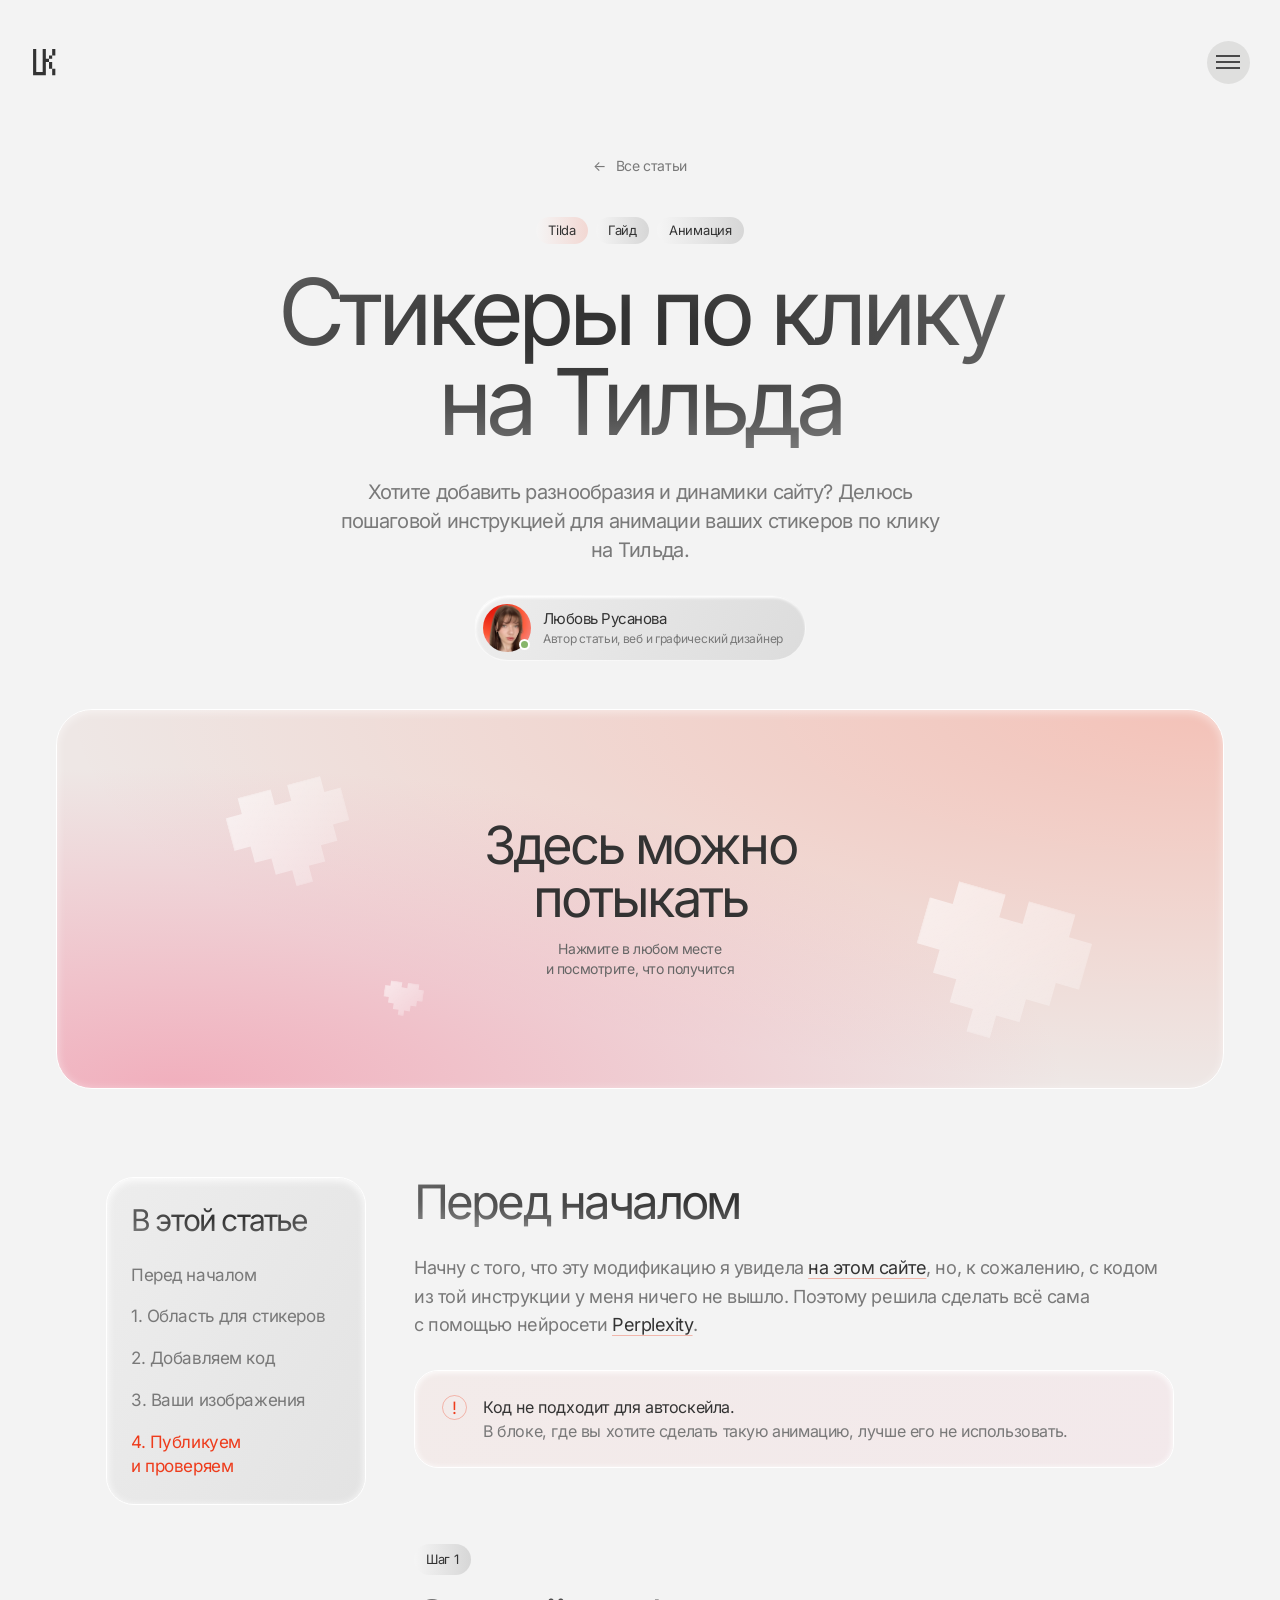
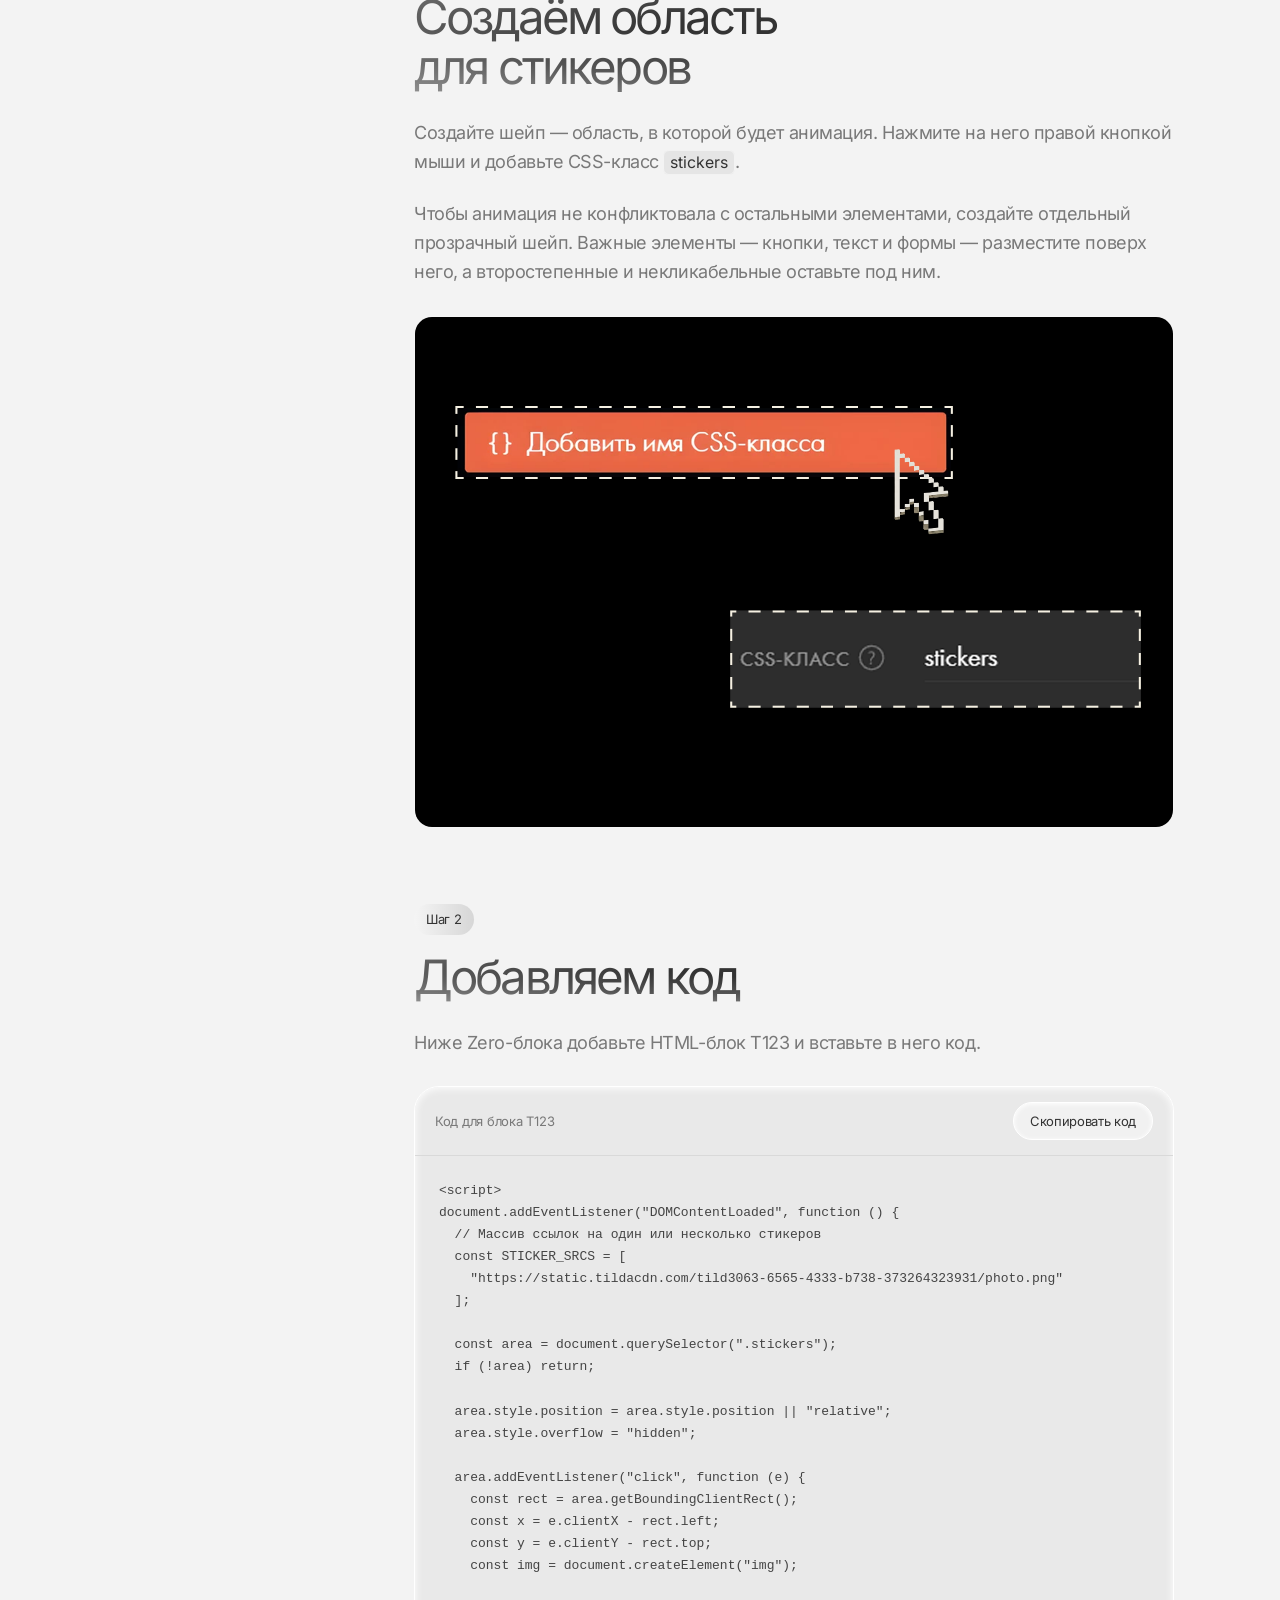
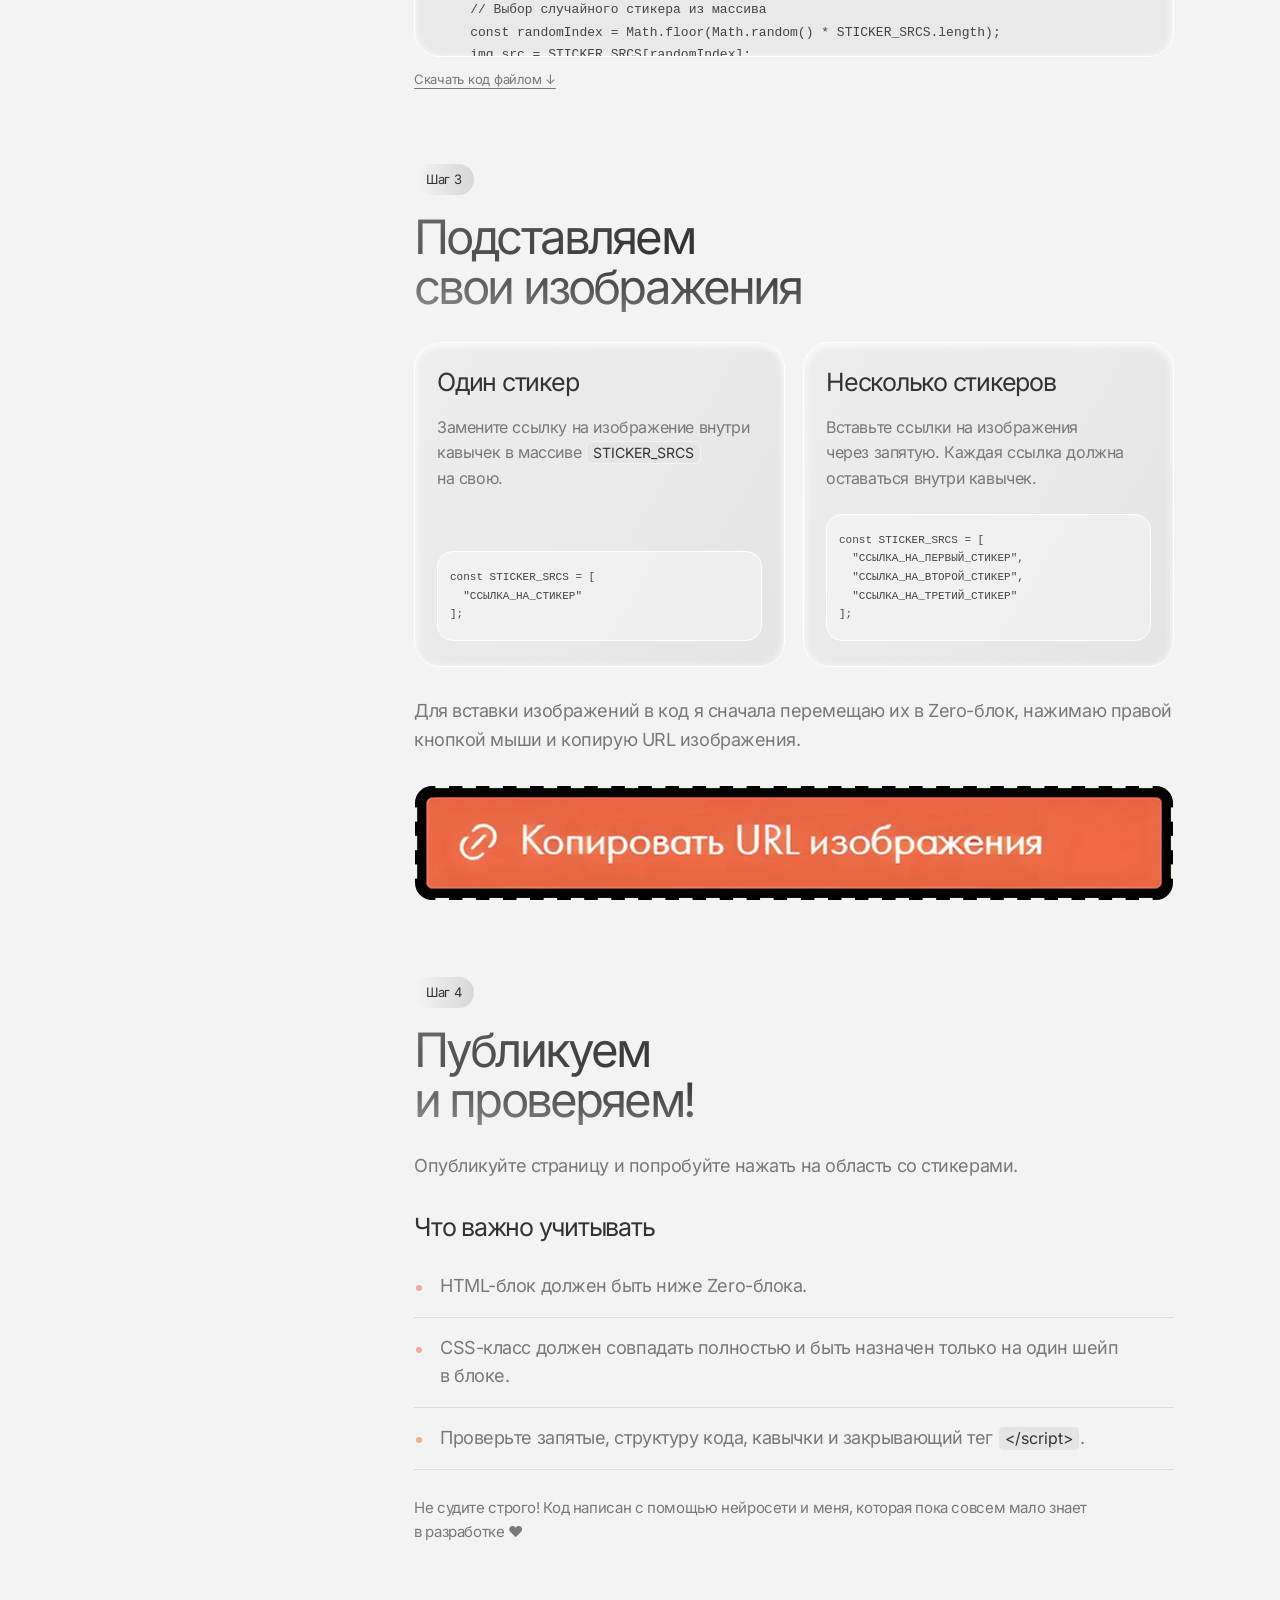
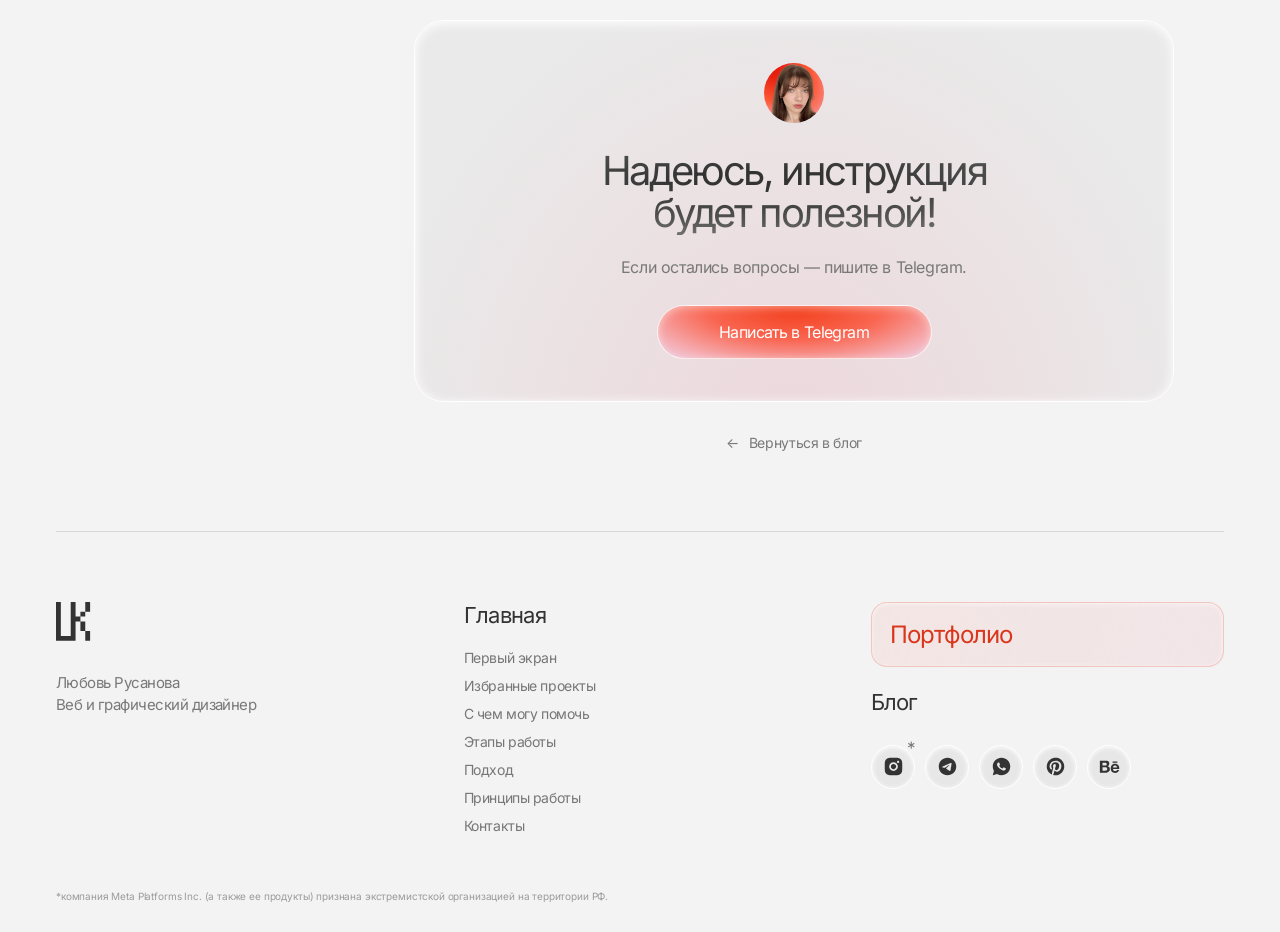
<file: blog/stickers/index.html>
<!doctype html><html lang="ru"><head><meta charset="UTF-8"><meta name="viewport" content="width=device-width, initial-scale=1"><meta name="theme-color" content="#f3f3f3"><title>Стикеры по клику на Тильда — Любовь Русанова</title><meta name="description" content="Как добавить стикеры по клику на Tilda: четыре шага, готовый код и интерактивный пример от Любови Русановой."><link rel="icon" href="/assets/LK.svg"><link rel="stylesheet" href="/style.css"><link rel="stylesheet" href="/sections.css"><link rel="stylesheet" href="/pages.css"><link rel="stylesheet" href="/refinements.css">
<link rel="stylesheet" href="/blog/stickers/article.css"></head><body class="inner-page sticker-article-page"><header class="header entrance">
      <a class="logo" href="/#home" aria-label="Любовь Русанова — главная">
        <img src="/assets/LK.svg" width="21" height="24" alt="LK">
        <img class="glitch-part glitch-a" src="/assets/LK.svg" alt="" aria-hidden="true">
        <img class="glitch-part glitch-b" src="/assets/LK.svg" alt="" aria-hidden="true">
      </a>
      <button class="menu" type="button" aria-label="Открыть меню" aria-expanded="false" aria-controls="site-menu"><svg class="menu-icon" width="24" height="14" viewBox="0 0 24 14" aria-hidden="true"><path d="M0 1H24 M0 7H24 M0 13H24" fill="none" stroke="currentColor" stroke-width="2" shape-rendering="crispEdges"/></svg></button>
    </header><nav class="menu-panel" id="site-menu" aria-label="Навигация по сайту" hidden><div class="nav-home"><a href="/">Главная</a><details><summary aria-label="Разделы главной страницы"><svg class="home-chevron" viewBox="0 0 24 24" aria-hidden="true"><path d="m6 9 6 6 6-6"/></svg></summary><div class="home-subnav"><a href="/#home">Первый экран</a><a href="/#projects">Избранные проекты</a><a href="/#services">С&nbsp;чем могу помочь</a><a href="/#process">Этапы работы</a><a href="/#approach">Подход</a><a href="/#collaboration">Принципы работы</a><a href="/#contact">Контакты</a></div></details></div><a class="portfolio-nav" href="/#projects">Портфолио <span class="portfolio-arrow" aria-hidden="true">→</span></a><a class="blog-nav" href="/blog/">Блог <span class="nav-arrow" aria-hidden="true">→</span></a><div class="nav-socials" aria-label="Социальные сети"><a class="social-circle" href="https://www.instagram.com/lyubakravchuk" target="_blank" rel="noopener noreferrer" aria-label="Instagram*"><svg aria-hidden="true" viewBox="0 0 24 24" fill="currentColor" xmlns="http://www.w3.org/2000/svg"><path d="M13.0281 2.00073C14.1535 2.00259 14.7238 2.00855 15.2166 2.02322L15.4107 2.02956C15.6349 2.03753 15.8561 2.04753 16.1228 2.06003C17.1869 2.1092 17.9128 2.27753 18.5503 2.52503C19.2094 2.7792 19.7661 3.12253 20.3219 3.67837C20.8769 4.2342 21.2203 4.79253 21.4753 5.45003C21.7219 6.0867 21.8903 6.81337 21.9403 7.87753C21.9522 8.1442 21.9618 8.3654 21.9697 8.58964L21.976 8.78373C21.9906 9.27647 21.9973 9.84686 21.9994 10.9723L22.0002 11.7179C22.0003 11.809 22.0003 11.903 22.0003 12L22.0002 12.2821L21.9996 13.0278C21.9977 14.1532 21.9918 14.7236 21.9771 15.2163L21.9707 15.4104C21.9628 15.6347 21.9528 15.8559 21.9403 16.1225C21.8911 17.1867 21.7219 17.9125 21.4753 18.55C21.2211 19.2092 20.8769 19.7659 20.3219 20.3217C19.7661 20.8767 19.2069 21.22 18.5503 21.475C17.9128 21.7217 17.1869 21.89 16.1228 21.94C15.8561 21.9519 15.6349 21.9616 15.4107 21.9694L15.2166 21.9757C14.7238 21.9904 14.1535 21.997 13.0281 21.9992L12.2824 22C12.1913 22 12.0973 22 12.0003 22L11.7182 22L10.9725 21.9993C9.8471 21.9975 9.27672 21.9915 8.78397 21.9768L8.58989 21.9705C8.36564 21.9625 8.14444 21.9525 7.87778 21.94C6.81361 21.8909 6.08861 21.7217 5.45028 21.475C4.79194 21.2209 4.23444 20.8767 3.67861 20.3217C3.12278 19.7659 2.78028 19.2067 2.52528 18.55C2.27778 17.9125 2.11028 17.1867 2.06028 16.1225C2.0484 15.8559 2.03871 15.6347 2.03086 15.4104L2.02457 15.2163C2.00994 14.7236 2.00327 14.1532 2.00111 13.0278L2.00098 10.9723C2.00284 9.84686 2.00879 9.27647 2.02346 8.78373L2.02981 8.58964C2.03778 8.3654 2.04778 8.1442 2.06028 7.87753C2.10944 6.81253 2.27778 6.08753 2.52528 5.45003C2.77944 4.7917 3.12278 4.2342 3.67861 3.67837C4.23444 3.12253 4.79278 2.78003 5.45028 2.52503C6.08778 2.27753 6.81278 2.11003 7.87778 2.06003C8.14444 2.04816 8.36564 2.03847 8.58989 2.03062L8.78397 2.02433C9.27672 2.00969 9.8471 2.00302 10.9725 2.00086L13.0281 2.00073ZM12.0003 7.00003C9.23738 7.00003 7.00028 9.23956 7.00028 12C7.00028 14.7629 9.23981 17 12.0003 17C14.7632 17 17.0003 14.7605 17.0003 12C17.0003 9.23713 14.7607 7.00003 12.0003 7.00003ZM12.0003 9.00003C13.6572 9.00003 15.0003 10.3427 15.0003 12C15.0003 13.6569 13.6576 15 12.0003 15C10.3434 15 9.00028 13.6574 9.00028 12C9.00028 10.3431 10.3429 9.00003 12.0003 9.00003ZM17.2503 5.50003C16.561 5.50003 16.0003 6.05994 16.0003 6.74918C16.0003 7.43843 16.5602 7.9992 17.2503 7.9992C17.9395 7.9992 18.5003 7.4393 18.5003 6.74918C18.5003 6.05994 17.9386 5.49917 17.2503 5.50003Z"/></svg><sup aria-hidden="true">*</sup></a><a class="social-circle" href="https://t.me/lyubakravchuk" target="_blank" rel="noopener noreferrer" aria-label="Telegram"><svg aria-hidden="true" viewBox="0 0 24 24" fill="currentColor" xmlns="http://www.w3.org/2000/svg"><path d="M22 12C22 17.5228 17.5228 22 12 22C6.47715 22 2 17.5228 2 12C2 6.47715 6.47715 2 12 2C17.5228 2 22 6.47715 22 12ZM12.3584 9.38246C11.3857 9.78702 9.4418 10.6244 6.5266 11.8945C6.05321 12.0827 5.80524 12.2669 5.78266 12.4469C5.74451 12.7513 6.12561 12.8711 6.64458 13.0343C6.71517 13.0565 6.78832 13.0795 6.8633 13.1039C7.37388 13.2698 8.06071 13.464 8.41776 13.4717C8.74164 13.4787 9.10313 13.3452 9.50222 13.0711C12.226 11.2325 13.632 10.3032 13.7203 10.2832C13.7826 10.269 13.8689 10.2513 13.9273 10.3032C13.9858 10.3552 13.98 10.4536 13.9739 10.48C13.9361 10.641 12.4401 12.0318 11.666 12.7515C11.4351 12.9661 11.2101 13.1853 10.9833 13.4039C10.509 13.8611 10.1533 14.204 11.003 14.764C11.8644 15.3317 12.7323 15.8982 13.5724 16.4971C13.9867 16.7925 14.359 17.0579 14.8188 17.0156C15.0861 16.991 15.3621 16.7397 15.5022 15.9903C15.8335 14.2193 16.4847 10.3821 16.6352 8.80083C16.6484 8.6623 16.6318 8.485 16.6185 8.40717C16.6052 8.32934 16.5773 8.21844 16.4762 8.13635C16.3563 8.03913 16.1714 8.01863 16.0887 8.02009C15.7125 8.02672 15.1355 8.22737 12.3584 9.38246Z"/></svg></a><a class="social-circle" href="https://wa.me/77751026931?text=" target="_blank" rel="noopener noreferrer" aria-label="WhatsApp"><svg aria-hidden="true" viewBox="0 0 24 24" fill="currentColor" xmlns="http://www.w3.org/2000/svg"><path d="M12.001 2C17.5238 2 22.001 6.47715 22.001 12C22.001 17.5228 17.5238 22 12.001 22C10.1671 22 8.44851 21.5064 6.97086 20.6447L2.00516 22L3.35712 17.0315C2.49494 15.5536 2.00098 13.8345 2.00098 12C2.00098 6.47715 6.47813 2 12.001 2ZM8.59339 7.30019L8.39232 7.30833C8.26293 7.31742 8.13607 7.34902 8.02057 7.40811C7.93392 7.45244 7.85348 7.51651 7.72709 7.63586C7.60774 7.74855 7.53857 7.84697 7.46569 7.94186C7.09599 8.4232 6.89729 9.01405 6.90098 9.62098C6.90299 10.1116 7.03043 10.5884 7.23169 11.0336C7.63982 11.9364 8.31288 12.8908 9.20194 13.7759C9.4155 13.9885 9.62473 14.2034 9.85034 14.402C10.9538 15.3736 12.2688 16.0742 13.6907 16.4482C13.6907 16.4482 14.2507 16.5342 14.2589 16.5347C14.4444 16.5447 14.6296 16.5313 14.8153 16.5218C15.1066 16.5068 15.391 16.428 15.6484 16.2909C15.8139 16.2028 15.8922 16.159 16.0311 16.0714C16.0311 16.0714 16.0737 16.0426 16.1559 15.9814C16.2909 15.8808 16.3743 15.81 16.4866 15.6934C16.5694 15.6074 16.6406 15.5058 16.6956 15.3913C16.7738 15.2281 16.8525 14.9166 16.8838 14.6579C16.9077 14.4603 16.9005 14.3523 16.8979 14.2854C16.8936 14.1778 16.8047 14.0671 16.7073 14.0201L16.1258 13.7587C16.1258 13.7587 15.2563 13.3803 14.7245 13.1377C14.6691 13.1124 14.6085 13.1007 14.5476 13.097C14.4142 13.0888 14.2647 13.1236 14.1696 13.2238C14.1646 13.2218 14.0984 13.279 13.3749 14.1555C13.335 14.2032 13.2415 14.3069 13.0798 14.2972C13.0554 14.2955 13.0311 14.292 13.0074 14.2858C12.9419 14.2685 12.8781 14.2457 12.8157 14.2193C12.692 14.1668 12.6486 14.1469 12.5641 14.1105C11.9868 13.8583 11.457 13.5209 10.9887 13.108C10.8631 12.9974 10.7463 12.8783 10.6259 12.7616C10.2057 12.3543 9.86169 11.9211 9.60577 11.4938C9.5918 11.4705 9.57027 11.4368 9.54708 11.3991C9.50521 11.331 9.45903 11.25 9.44455 11.1944C9.40738 11.0473 9.50599 10.9291 9.50599 10.9291C9.50599 10.9291 9.74939 10.663 9.86248 10.5183C9.97128 10.379 10.0652 10.2428 10.125 10.1457C10.2428 9.95633 10.2801 9.76062 10.2182 9.60963C9.93764 8.92565 9.64818 8.24536 9.34986 7.56894C9.29098 7.43545 9.11585 7.33846 8.95659 7.32007C8.90265 7.31384 8.84875 7.30758 8.79459 7.30402C8.66053 7.29748 8.5262 7.29892 8.39232 7.30833L8.59339 7.30019Z"/></svg></a><a class="social-circle" href="https://ru.pinterest.com/lubovwebdesign/" target="_blank" rel="noopener noreferrer" aria-label="Pinterest"><svg aria-hidden="true" viewBox="0 0 24 24" fill="currentColor" xmlns="http://www.w3.org/2000/svg"><path d="M13.3717 2.09442C8.42512 1.41268 3.73383 4.48505 2.38064 9.29256C1.02745 14.1001 3.42711 19.1692 8.00271 21.1689C7.94264 20.4008 7.99735 19.628 8.16502 18.8761C8.34964 18.0374 9.46121 13.4132 9.46121 13.4132C9.23971 12.9173 9.12893 12.379 9.13659 11.8359C9.13659 10.3509 9.99353 9.24295 11.0597 9.24295C11.4472 9.23718 11.8181 9.40028 12.0758 9.68981C12.3335 9.97934 12.4526 10.3667 12.402 10.751C12.402 11.6512 11.8236 13.0131 11.5228 14.2903C11.4014 14.7656 11.5131 15.2703 11.8237 15.65C12.1343 16.0296 12.6069 16.2389 13.0967 16.2139C14.9944 16.2139 16.2675 13.7825 16.2675 10.9126C16.2675 8.71205 14.8098 7.0655 12.1243 7.0655C10.826 7.01531 9.56388 7.4996 8.63223 8.40543C7.70057 9.31126 7.18084 10.5595 7.19423 11.859C7.16563 12.5722 7.39566 13.2717 7.84194 13.8287C8.01361 13.9564 8.07985 14.1825 8.00425 14.3827C7.9581 14.5673 7.84194 15.0059 7.79578 15.1675C7.77632 15.278 7.70559 15.3728 7.60516 15.4228C7.50473 15.4729 7.38651 15.4724 7.28654 15.4214C5.9019 14.8674 5.24957 13.3439 5.24957 11.6051C5.24957 8.75822 7.63424 5.3497 12.4036 5.3497C16.1998 5.3497 18.723 8.1273 18.723 11.0972C18.723 15.0059 16.5468 17.9451 13.3298 17.9451C12.3526 17.9761 11.4273 17.5061 10.8759 16.6986C10.8759 16.6986 10.2974 19.0146 10.1835 19.4531C9.95101 20.2099 9.60779 20.9281 9.16505 21.5844C10.0877 21.8643 11.0471 22.0044 12.0113 22C14.6636 22.0017 17.2078 20.9484 19.0829 19.072C20.958 17.1957 22.0099 14.6504 22.0069 11.9975C22.004 7.00306 18.3183 2.77616 13.3717 2.09442Z"/></svg></a><a class="social-circle" href="https://www.behance.net/lyubakravchuk" target="_blank" rel="noopener noreferrer" aria-label="Behance"><svg aria-hidden="true" viewBox="0 0 24 24" fill="currentColor" xmlns="http://www.w3.org/2000/svg"><path d="M7.44262 5.34998C8.08197 5.34998 8.67213 5.39945 9.21311 5.54786C9.7541 5.6468 10.1967 5.84468 10.5902 6.09203C10.9836 6.33938 11.2787 6.68566 11.4754 7.13089C11.6721 7.57612 11.7705 8.12029 11.7705 8.71393C11.7705 9.40651 11.623 10.0002 11.2787 10.4454C10.9836 10.8906 10.4918 11.2864 9.90164 11.5832C10.7377 11.8305 11.377 12.2758 11.7705 12.8694C12.1639 13.463 12.4098 14.2051 12.4098 15.0461C12.4098 15.7387 12.2623 16.3323 12.0164 16.827C11.7705 17.3217 11.377 17.7669 10.9344 18.0638C10.4918 18.3606 9.95082 18.6079 9.36066 18.7563C8.77049 18.9047 8.18033 19.0037 7.59016 19.0037H1V5.34998H7.44262ZM7.04918 10.8906C7.59016 10.8906 8.03279 10.7422 8.37705 10.4949C8.72131 10.2475 8.86885 9.80227 8.86885 9.2581C8.86885 8.96128 8.81967 8.66446 8.72131 8.46658C8.62295 8.2687 8.47541 8.12029 8.27869 7.97188C8.08197 7.87294 7.88525 7.774 7.63934 7.72453C7.39344 7.67506 7.14754 7.67506 6.85246 7.67506H4V10.8906H7.04918ZM7.19672 16.7281C7.4918 16.7281 7.78689 16.6786 8.03279 16.6291C8.27869 16.5797 8.52459 16.4807 8.72131 16.3323C8.91803 16.1839 9.06557 16.0355 9.21311 15.7881C9.31148 15.5408 9.40984 15.244 9.40984 14.8977C9.40984 14.2051 9.21312 13.7104 8.81967 13.3641C8.42623 13.0673 7.88525 12.9189 7.2459 12.9189H4V16.7281H7.19672ZM16.6885 16.6786C17.082 17.0744 17.6721 17.2722 18.459 17.2722C19 17.2722 19.4918 17.1238 19.8852 16.8765C20.2787 16.5797 20.5246 16.2828 20.623 15.986H23.0328C22.6393 17.1733 22.0492 18.0143 21.2623 18.5585C20.4754 19.0532 19.541 19.35 18.4098 19.35C17.6229 19.35 16.9344 19.2016 16.2951 18.9542C15.6557 18.7069 15.1639 18.3606 14.7213 17.8659C14.2787 17.4206 13.9344 16.8765 13.7377 16.2334C13.4918 15.5903 13.3934 14.8977 13.3934 14.1062C13.3934 13.3641 13.4918 12.6715 13.7377 12.0284C13.9836 11.3853 14.3279 10.8411 14.7705 10.3464C15.2131 9.90121 15.7541 9.50545 16.3443 9.2581C16.9836 9.01075 17.6229 8.86234 18.4098 8.86234C19.2459 8.86234 19.9836 9.01075 20.623 9.35704C21.2623 9.70333 21.7541 10.0991 22.1475 10.6927C22.541 11.2369 22.8361 11.88 23.0328 12.5726C23.1311 13.2652 23.1803 13.9577 23.1311 14.7493H16C16 15.5408 16.2951 16.2828 16.6885 16.6786ZM19.7869 11.4843C19.4426 11.138 18.9016 10.9401 18.2623 10.9401C17.8197 10.9401 17.4754 11.039 17.1803 11.1874C16.8852 11.3358 16.6885 11.5337 16.4918 11.7316C16.2951 11.9295 16.1967 12.1768 16.1475 12.4242C16.0984 12.6715 16.0492 12.8694 16.0492 13.0673H20.4754C20.3771 12.3252 20.1311 11.8305 19.7869 11.4843ZM15.459 6.2899H20.9672V7.62559H15.459V6.2899Z"/></svg></a></div></nav><main id="article-top" class="article-page">
 <article>
  <div class="article-intro">
   <a class="article-back" href="/blog/"><span aria-hidden="true">←</span> Все статьи</a>
   <div class="tags article-tags"><span class="tag-accent">Tilda</span><span>Гайд</span><span>Анимация</span></div>
   <h1>Стикеры по&nbsp;клику<br>на&nbsp;Тильда</h1>
   <p class="article-lead">Хотите добавить разнообразия и&nbsp;динамики сайту? Делюсь пошаговой инструкцией для&nbsp;анимации ваших стикеров по&nbsp;клику на&nbsp;Тильда.</p>
   <a class="article-author" href="https://t.me/lyubakravchuk" target="_blank" rel="noopener noreferrer" aria-label="Любовь Русанова — написать в Telegram"><span class="article-author-avatar"><img src="/assets/portrait.png" width="48" height="48" alt=""><i aria-hidden="true"></i></span><div><span>Любовь Русанова</span><p>Автор статьи, веб и&nbsp;графический дизайнер</p></div></a>
  </div>
  <section class="sticker-playground" aria-labelledby="demo-title">
   <div class="demo-ambient" aria-hidden="true"><i></i><i></i><i></i></div>
   <button type="button" class="sticker-canvas" aria-label="Добавить стикер в демонстрации"><span class="demo-copy"><span id="demo-title">Здесь можно<br>потыкать</span><span class="demo-caption">Нажмите в&nbsp;любом месте<br>и&nbsp;посмотрите, что получится</span></span><span class="sticker-layer" aria-hidden="true"></span></button>
  </section>
  <div class="article-layout">
   <aside class="article-sidebar"><nav aria-label="Содержание статьи"><h2>В&nbsp;этой статье</h2><a href="#before-start">Перед&nbsp;началом</a><a href="#step-1">1. Область для&nbsp;стикеров</a><a href="#step-2">2. Добавляем код</a><a href="#step-3">3. Ваши изображения</a><a href="#step-4">4. Публикуем и&nbsp;проверяем</a></nav></aside>
   <div class="article-body">
    <section id="before-start" class="article-section article-prologue">
     <h2>Перед&nbsp;началом</h2>
     <p>Начну с&nbsp;того, что эту модификацию я&nbsp;увидела <a href="https://mt-webdesign.ru/stickers" target="_blank" rel="noopener noreferrer">на&nbsp;этом сайте</a>, но, к&nbsp;сожалению, с&nbsp;кодом из&nbsp;той инструкции у&nbsp;меня ничего не&nbsp;вышло. Поэтому решила сделать всё сама с&nbsp;помощью нейросети <a href="https://www.perplexity.ai/" target="_blank" rel="noopener noreferrer">Perplexity</a>.</p>
     <aside class="article-note"><span class="note-icon" aria-hidden="true">!</span><p><strong>Код не&nbsp;подходит для&nbsp;автоскейла.</strong><br>В&nbsp;блоке, где вы хотите сделать такую анимацию, лучше его не&nbsp;использовать.</p></aside>
    </section>
    <section id="step-1" class="article-section">
     <span class="step-label">Шаг 1</span><h2>Создаём область<br>для&nbsp;стикеров</h2>
     <p>Создайте шейп — область, в&nbsp;которой будет анимация. Нажмите на&nbsp;него правой кнопкой мыши и&nbsp;добавьте CSS-класс <code>stickers</code>.</p>
     <p>Чтобы анимация не&nbsp;конфликтовала с&nbsp;остальными элементами, создайте отдельный прозрачный шейп. Важные элементы — кнопки, текст и&nbsp;формы — разместите поверх него, а&nbsp;второстепенные и&nbsp;некликабельные оставьте под&nbsp;ним.</p>
     <figure class="article-figure"><img src="/assets/blog/stickers/css-class.png" alt="Пункт Добавить имя CSS-класса и поле со значением stickers в Tilda" loading="lazy"></figure>
    </section>
    <section id="step-2" class="article-section">
     <span class="step-label">Шаг 2</span><h2>Добавляем код</h2>
     <p>Ниже Zero-блока добавьте HTML-блок T123 и&nbsp;вставьте в&nbsp;него код.</p>
     <div class="code-panel"><div class="code-toolbar"><span>Код для&nbsp;блока T123</span><button type="button" class="copy-code" data-copy="sticker-code">Скопировать код</button></div><pre tabindex="0" aria-label="Код анимации для Tilda"><code id="sticker-code">&lt;script&gt;
document.addEventListener(&quot;DOMContentLoaded&quot;, function () {
  // Массив ссылок на один или несколько стикеров
  const STICKER_SRCS = [
    &quot;https://static.tildacdn.com/tild3063-6565-4333-b738-373264323931/photo.png&quot;
  ];

  const area = document.querySelector(&quot;.stickers&quot;);
  if (!area) return;

  area.style.position = area.style.position || &quot;relative&quot;;
  area.style.overflow = &quot;hidden&quot;;

  area.addEventListener(&quot;click&quot;, function (e) {
    const rect = area.getBoundingClientRect();
    const x = e.clientX - rect.left;
    const y = e.clientY - rect.top;
    const img = document.createElement(&quot;img&quot;);

    // Выбор случайного стикера из массива
    const randomIndex = Math.floor(Math.random() * STICKER_SRCS.length);
    img.src = STICKER_SRCS[randomIndex];
    img.alt = &quot;&quot;;
    img.loading = &quot;lazy&quot;;
    img.style.maxWidth = &quot;120px&quot;;
    img.style.width = &quot;120px&quot;;
    img.style.height = &quot;auto&quot;;
    img.style.position = &quot;absolute&quot;;
    img.style.pointerEvents = &quot;none&quot;;
    img.style.zIndex = &quot;999999&quot;;
    img.style.transform = &quot;scale(0.3)&quot;;
    img.style.opacity = &quot;0&quot;;
    img.style.transition = &quot;transform 0.25s ease, opacity 0.25s ease&quot;;
    area.appendChild(img);

    const w = img.offsetWidth;
    const h = img.offsetHeight;
    img.style.left = (x - w / 2) + &quot;px&quot;;
    img.style.top = (y - h / 2) + &quot;px&quot;;

    requestAnimationFrame(function () {
      img.style.transform = &quot;scale(1)&quot;;
      img.style.opacity = &quot;1&quot;;
    });

    setTimeout(function () {
      img.style.transform = &quot;scale(0.3)&quot;;
      img.style.opacity = &quot;0&quot;;
      setTimeout(function () {
        img.remove();
      }, 250);
    }, 1000);
  });
});
&lt;/script&gt;</code></pre><p class="copy-status" role="status" aria-live="polite"></p></div>
     <a class="code-download" href="/blog/stickers/tilda-stickers.txt" download>Скачать код файлом <span aria-hidden="true">↓</span></a>
     <!-- step-2-figures -->
    </section>
    <section id="step-3" class="article-section">
     <span class="step-label">Шаг 3</span><h2>Подставляем<br>свои изображения</h2>
     <div class="sticker-options">
      <section class="sticker-option" aria-labelledby="single-sticker-title">
       <h3 id="single-sticker-title">Один стикер</h3>
       <p>Замените ссылку на&nbsp;изображение внутри кавычек в&nbsp;массиве <code>STICKER_SRCS</code> на&nbsp;свою.</p>
       <pre class="small-code" tabindex="0" aria-label="Пример одного стикера"><code>const STICKER_SRCS = [
  "ССЫЛКА_НА_СТИКЕР"
];</code></pre>
      </section>
      <section class="sticker-option" aria-labelledby="multiple-stickers-title">
       <h3 id="multiple-stickers-title">Несколько стикеров</h3>
       <p>Вставьте ссылки на&nbsp;изображения через&nbsp;запятую. Каждая ссылка должна оставаться внутри кавычек.</p>
       <pre class="small-code" tabindex="0" aria-label="Пример нескольких стикеров"><code>const STICKER_SRCS = [
  "ССЫЛКА_НА_ПЕРВЫЙ_СТИКЕР",
  "ССЫЛКА_НА_ВТОРОЙ_СТИКЕР",
  "ССЫЛКА_НА_ТРЕТИЙ_СТИКЕР"
];</code></pre>
      </section>
     </div>
     <p>Для&nbsp;вставки изображений в&nbsp;код я&nbsp;сначала перемещаю их в&nbsp;Zero-блок, нажимаю правой кнопкой мыши и&nbsp;копирую URL изображения.</p>
     <figure class="article-figure"><img src="/assets/blog/stickers/copy-url.png" alt="Команда Копировать URL изображения в меню Tilda" loading="lazy"></figure>
    </section>
    <section id="step-4" class="article-section">
     <span class="step-label">Шаг 4</span><h2>Публикуем<br>и&nbsp;проверяем!</h2>
     <p>Опубликуйте страницу и&nbsp;попробуйте нажать на&nbsp;область со&nbsp;стикерами.</p>
     <h3>Что важно учитывать</h3>
     <ul class="article-checklist"><li>HTML-блок должен быть ниже Zero-блока.</li><li>CSS-класс должен совпадать полностью и&nbsp;быть назначен только на&nbsp;один шейп в&nbsp;блоке.</li><li>Проверьте запятые, структуру кода, кавычки и&nbsp;закрывающий тег <code>&lt;/script&gt;</code>.</li></ul>
     <p class="author-note">Не&nbsp;судите строго! Код написан с&nbsp;помощью нейросети и&nbsp;меня, которая пока совсем мало знает в&nbsp;разработке ♥</p>
    </section>
    <section class="article-outro"><img src="/assets/portrait.png" width="60" height="60" alt=""><h2>Надеюсь, инструкция<br>будет полезной!</h2><p>Если остались вопросы — пишите в&nbsp;Telegram.</p><a class="glow-button" href="https://t.me/lyubakravchuk" target="_blank" rel="noopener noreferrer">Написать в&nbsp;Telegram</a></section>
    <a class="article-back bottom-back" href="/blog/"><span aria-hidden="true">←</span> Вернуться в&nbsp;блог</a>
   </div>
  </div>
 </article>
</main><footer class="site-footer"><div class="footer-main"><div class="footer-brand"><a href="/" aria-label="На главную"><img src="/assets/LK.svg" width="35" height="40" alt="LK"></a><p>Любовь Русанова<br>Веб и&nbsp;графический дизайнер</p></div><nav class="footer-home" aria-label="Разделы главной"><a class="footer-heading" href="/">Главная</a><a href="/#home">Первый экран</a><a href="/#projects">Избранные проекты</a><a href="/#services">С&nbsp;чем могу помочь</a><a href="/#process">Этапы работы</a><a href="/#approach">Подход</a><a href="/#collaboration">Принципы работы</a><a href="/#contact">Контакты</a></nav><div class="footer-other"><a class="portfolio-nav" href="/#projects">Портфолио <span class="portfolio-arrow" aria-hidden="true">→</span></a><a href="/blog/">Блог</a><div class="nav-socials" aria-label="Социальные сети"><a class="social-circle" href="https://www.instagram.com/lyubakravchuk" target="_blank" rel="noopener noreferrer" aria-label="Instagram*"><svg aria-hidden="true" viewBox="0 0 24 24" fill="currentColor" xmlns="http://www.w3.org/2000/svg"><path d="M13.0281 2.00073C14.1535 2.00259 14.7238 2.00855 15.2166 2.02322L15.4107 2.02956C15.6349 2.03753 15.8561 2.04753 16.1228 2.06003C17.1869 2.1092 17.9128 2.27753 18.5503 2.52503C19.2094 2.7792 19.7661 3.12253 20.3219 3.67837C20.8769 4.2342 21.2203 4.79253 21.4753 5.45003C21.7219 6.0867 21.8903 6.81337 21.9403 7.87753C21.9522 8.1442 21.9618 8.3654 21.9697 8.58964L21.976 8.78373C21.9906 9.27647 21.9973 9.84686 21.9994 10.9723L22.0002 11.7179C22.0003 11.809 22.0003 11.903 22.0003 12L22.0002 12.2821L21.9996 13.0278C21.9977 14.1532 21.9918 14.7236 21.9771 15.2163L21.9707 15.4104C21.9628 15.6347 21.9528 15.8559 21.9403 16.1225C21.8911 17.1867 21.7219 17.9125 21.4753 18.55C21.2211 19.2092 20.8769 19.7659 20.3219 20.3217C19.7661 20.8767 19.2069 21.22 18.5503 21.475C17.9128 21.7217 17.1869 21.89 16.1228 21.94C15.8561 21.9519 15.6349 21.9616 15.4107 21.9694L15.2166 21.9757C14.7238 21.9904 14.1535 21.997 13.0281 21.9992L12.2824 22C12.1913 22 12.0973 22 12.0003 22L11.7182 22L10.9725 21.9993C9.8471 21.9975 9.27672 21.9915 8.78397 21.9768L8.58989 21.9705C8.36564 21.9625 8.14444 21.9525 7.87778 21.94C6.81361 21.8909 6.08861 21.7217 5.45028 21.475C4.79194 21.2209 4.23444 20.8767 3.67861 20.3217C3.12278 19.7659 2.78028 19.2067 2.52528 18.55C2.27778 17.9125 2.11028 17.1867 2.06028 16.1225C2.0484 15.8559 2.03871 15.6347 2.03086 15.4104L2.02457 15.2163C2.00994 14.7236 2.00327 14.1532 2.00111 13.0278L2.00098 10.9723C2.00284 9.84686 2.00879 9.27647 2.02346 8.78373L2.02981 8.58964C2.03778 8.3654 2.04778 8.1442 2.06028 7.87753C2.10944 6.81253 2.27778 6.08753 2.52528 5.45003C2.77944 4.7917 3.12278 4.2342 3.67861 3.67837C4.23444 3.12253 4.79278 2.78003 5.45028 2.52503C6.08778 2.27753 6.81278 2.11003 7.87778 2.06003C8.14444 2.04816 8.36564 2.03847 8.58989 2.03062L8.78397 2.02433C9.27672 2.00969 9.8471 2.00302 10.9725 2.00086L13.0281 2.00073ZM12.0003 7.00003C9.23738 7.00003 7.00028 9.23956 7.00028 12C7.00028 14.7629 9.23981 17 12.0003 17C14.7632 17 17.0003 14.7605 17.0003 12C17.0003 9.23713 14.7607 7.00003 12.0003 7.00003ZM12.0003 9.00003C13.6572 9.00003 15.0003 10.3427 15.0003 12C15.0003 13.6569 13.6576 15 12.0003 15C10.3434 15 9.00028 13.6574 9.00028 12C9.00028 10.3431 10.3429 9.00003 12.0003 9.00003ZM17.2503 5.50003C16.561 5.50003 16.0003 6.05994 16.0003 6.74918C16.0003 7.43843 16.5602 7.9992 17.2503 7.9992C17.9395 7.9992 18.5003 7.4393 18.5003 6.74918C18.5003 6.05994 17.9386 5.49917 17.2503 5.50003Z"/></svg><sup aria-hidden="true">*</sup></a><a class="social-circle" href="https://t.me/lyubakravchuk" target="_blank" rel="noopener noreferrer" aria-label="Telegram"><svg aria-hidden="true" viewBox="0 0 24 24" fill="currentColor" xmlns="http://www.w3.org/2000/svg"><path d="M22 12C22 17.5228 17.5228 22 12 22C6.47715 22 2 17.5228 2 12C2 6.47715 6.47715 2 12 2C17.5228 2 22 6.47715 22 12ZM12.3584 9.38246C11.3857 9.78702 9.4418 10.6244 6.5266 11.8945C6.05321 12.0827 5.80524 12.2669 5.78266 12.4469C5.74451 12.7513 6.12561 12.8711 6.64458 13.0343C6.71517 13.0565 6.78832 13.0795 6.8633 13.1039C7.37388 13.2698 8.06071 13.464 8.41776 13.4717C8.74164 13.4787 9.10313 13.3452 9.50222 13.0711C12.226 11.2325 13.632 10.3032 13.7203 10.2832C13.7826 10.269 13.8689 10.2513 13.9273 10.3032C13.9858 10.3552 13.98 10.4536 13.9739 10.48C13.9361 10.641 12.4401 12.0318 11.666 12.7515C11.4351 12.9661 11.2101 13.1853 10.9833 13.4039C10.509 13.8611 10.1533 14.204 11.003 14.764C11.8644 15.3317 12.7323 15.8982 13.5724 16.4971C13.9867 16.7925 14.359 17.0579 14.8188 17.0156C15.0861 16.991 15.3621 16.7397 15.5022 15.9903C15.8335 14.2193 16.4847 10.3821 16.6352 8.80083C16.6484 8.6623 16.6318 8.485 16.6185 8.40717C16.6052 8.32934 16.5773 8.21844 16.4762 8.13635C16.3563 8.03913 16.1714 8.01863 16.0887 8.02009C15.7125 8.02672 15.1355 8.22737 12.3584 9.38246Z"/></svg></a><a class="social-circle" href="https://wa.me/77751026931?text=" target="_blank" rel="noopener noreferrer" aria-label="WhatsApp"><svg aria-hidden="true" viewBox="0 0 24 24" fill="currentColor" xmlns="http://www.w3.org/2000/svg"><path d="M12.001 2C17.5238 2 22.001 6.47715 22.001 12C22.001 17.5228 17.5238 22 12.001 22C10.1671 22 8.44851 21.5064 6.97086 20.6447L2.00516 22L3.35712 17.0315C2.49494 15.5536 2.00098 13.8345 2.00098 12C2.00098 6.47715 6.47813 2 12.001 2ZM8.59339 7.30019L8.39232 7.30833C8.26293 7.31742 8.13607 7.34902 8.02057 7.40811C7.93392 7.45244 7.85348 7.51651 7.72709 7.63586C7.60774 7.74855 7.53857 7.84697 7.46569 7.94186C7.09599 8.4232 6.89729 9.01405 6.90098 9.62098C6.90299 10.1116 7.03043 10.5884 7.23169 11.0336C7.63982 11.9364 8.31288 12.8908 9.20194 13.7759C9.4155 13.9885 9.62473 14.2034 9.85034 14.402C10.9538 15.3736 12.2688 16.0742 13.6907 16.4482C13.6907 16.4482 14.2507 16.5342 14.2589 16.5347C14.4444 16.5447 14.6296 16.5313 14.8153 16.5218C15.1066 16.5068 15.391 16.428 15.6484 16.2909C15.8139 16.2028 15.8922 16.159 16.0311 16.0714C16.0311 16.0714 16.0737 16.0426 16.1559 15.9814C16.2909 15.8808 16.3743 15.81 16.4866 15.6934C16.5694 15.6074 16.6406 15.5058 16.6956 15.3913C16.7738 15.2281 16.8525 14.9166 16.8838 14.6579C16.9077 14.4603 16.9005 14.3523 16.8979 14.2854C16.8936 14.1778 16.8047 14.0671 16.7073 14.0201L16.1258 13.7587C16.1258 13.7587 15.2563 13.3803 14.7245 13.1377C14.6691 13.1124 14.6085 13.1007 14.5476 13.097C14.4142 13.0888 14.2647 13.1236 14.1696 13.2238C14.1646 13.2218 14.0984 13.279 13.3749 14.1555C13.335 14.2032 13.2415 14.3069 13.0798 14.2972C13.0554 14.2955 13.0311 14.292 13.0074 14.2858C12.9419 14.2685 12.8781 14.2457 12.8157 14.2193C12.692 14.1668 12.6486 14.1469 12.5641 14.1105C11.9868 13.8583 11.457 13.5209 10.9887 13.108C10.8631 12.9974 10.7463 12.8783 10.6259 12.7616C10.2057 12.3543 9.86169 11.9211 9.60577 11.4938C9.5918 11.4705 9.57027 11.4368 9.54708 11.3991C9.50521 11.331 9.45903 11.25 9.44455 11.1944C9.40738 11.0473 9.50599 10.9291 9.50599 10.9291C9.50599 10.9291 9.74939 10.663 9.86248 10.5183C9.97128 10.379 10.0652 10.2428 10.125 10.1457C10.2428 9.95633 10.2801 9.76062 10.2182 9.60963C9.93764 8.92565 9.64818 8.24536 9.34986 7.56894C9.29098 7.43545 9.11585 7.33846 8.95659 7.32007C8.90265 7.31384 8.84875 7.30758 8.79459 7.30402C8.66053 7.29748 8.5262 7.29892 8.39232 7.30833L8.59339 7.30019Z"/></svg></a><a class="social-circle" href="https://ru.pinterest.com/lubovwebdesign/" target="_blank" rel="noopener noreferrer" aria-label="Pinterest"><svg aria-hidden="true" viewBox="0 0 24 24" fill="currentColor" xmlns="http://www.w3.org/2000/svg"><path d="M13.3717 2.09442C8.42512 1.41268 3.73383 4.48505 2.38064 9.29256C1.02745 14.1001 3.42711 19.1692 8.00271 21.1689C7.94264 20.4008 7.99735 19.628 8.16502 18.8761C8.34964 18.0374 9.46121 13.4132 9.46121 13.4132C9.23971 12.9173 9.12893 12.379 9.13659 11.8359C9.13659 10.3509 9.99353 9.24295 11.0597 9.24295C11.4472 9.23718 11.8181 9.40028 12.0758 9.68981C12.3335 9.97934 12.4526 10.3667 12.402 10.751C12.402 11.6512 11.8236 13.0131 11.5228 14.2903C11.4014 14.7656 11.5131 15.2703 11.8237 15.65C12.1343 16.0296 12.6069 16.2389 13.0967 16.2139C14.9944 16.2139 16.2675 13.7825 16.2675 10.9126C16.2675 8.71205 14.8098 7.0655 12.1243 7.0655C10.826 7.01531 9.56388 7.4996 8.63223 8.40543C7.70057 9.31126 7.18084 10.5595 7.19423 11.859C7.16563 12.5722 7.39566 13.2717 7.84194 13.8287C8.01361 13.9564 8.07985 14.1825 8.00425 14.3827C7.9581 14.5673 7.84194 15.0059 7.79578 15.1675C7.77632 15.278 7.70559 15.3728 7.60516 15.4228C7.50473 15.4729 7.38651 15.4724 7.28654 15.4214C5.9019 14.8674 5.24957 13.3439 5.24957 11.6051C5.24957 8.75822 7.63424 5.3497 12.4036 5.3497C16.1998 5.3497 18.723 8.1273 18.723 11.0972C18.723 15.0059 16.5468 17.9451 13.3298 17.9451C12.3526 17.9761 11.4273 17.5061 10.8759 16.6986C10.8759 16.6986 10.2974 19.0146 10.1835 19.4531C9.95101 20.2099 9.60779 20.9281 9.16505 21.5844C10.0877 21.8643 11.0471 22.0044 12.0113 22C14.6636 22.0017 17.2078 20.9484 19.0829 19.072C20.958 17.1957 22.0099 14.6504 22.0069 11.9975C22.004 7.00306 18.3183 2.77616 13.3717 2.09442Z"/></svg></a><a class="social-circle" href="https://www.behance.net/lyubakravchuk" target="_blank" rel="noopener noreferrer" aria-label="Behance"><svg aria-hidden="true" viewBox="0 0 24 24" fill="currentColor" xmlns="http://www.w3.org/2000/svg"><path d="M7.44262 5.34998C8.08197 5.34998 8.67213 5.39945 9.21311 5.54786C9.7541 5.6468 10.1967 5.84468 10.5902 6.09203C10.9836 6.33938 11.2787 6.68566 11.4754 7.13089C11.6721 7.57612 11.7705 8.12029 11.7705 8.71393C11.7705 9.40651 11.623 10.0002 11.2787 10.4454C10.9836 10.8906 10.4918 11.2864 9.90164 11.5832C10.7377 11.8305 11.377 12.2758 11.7705 12.8694C12.1639 13.463 12.4098 14.2051 12.4098 15.0461C12.4098 15.7387 12.2623 16.3323 12.0164 16.827C11.7705 17.3217 11.377 17.7669 10.9344 18.0638C10.4918 18.3606 9.95082 18.6079 9.36066 18.7563C8.77049 18.9047 8.18033 19.0037 7.59016 19.0037H1V5.34998H7.44262ZM7.04918 10.8906C7.59016 10.8906 8.03279 10.7422 8.37705 10.4949C8.72131 10.2475 8.86885 9.80227 8.86885 9.2581C8.86885 8.96128 8.81967 8.66446 8.72131 8.46658C8.62295 8.2687 8.47541 8.12029 8.27869 7.97188C8.08197 7.87294 7.88525 7.774 7.63934 7.72453C7.39344 7.67506 7.14754 7.67506 6.85246 7.67506H4V10.8906H7.04918ZM7.19672 16.7281C7.4918 16.7281 7.78689 16.6786 8.03279 16.6291C8.27869 16.5797 8.52459 16.4807 8.72131 16.3323C8.91803 16.1839 9.06557 16.0355 9.21311 15.7881C9.31148 15.5408 9.40984 15.244 9.40984 14.8977C9.40984 14.2051 9.21312 13.7104 8.81967 13.3641C8.42623 13.0673 7.88525 12.9189 7.2459 12.9189H4V16.7281H7.19672ZM16.6885 16.6786C17.082 17.0744 17.6721 17.2722 18.459 17.2722C19 17.2722 19.4918 17.1238 19.8852 16.8765C20.2787 16.5797 20.5246 16.2828 20.623 15.986H23.0328C22.6393 17.1733 22.0492 18.0143 21.2623 18.5585C20.4754 19.0532 19.541 19.35 18.4098 19.35C17.6229 19.35 16.9344 19.2016 16.2951 18.9542C15.6557 18.7069 15.1639 18.3606 14.7213 17.8659C14.2787 17.4206 13.9344 16.8765 13.7377 16.2334C13.4918 15.5903 13.3934 14.8977 13.3934 14.1062C13.3934 13.3641 13.4918 12.6715 13.7377 12.0284C13.9836 11.3853 14.3279 10.8411 14.7705 10.3464C15.2131 9.90121 15.7541 9.50545 16.3443 9.2581C16.9836 9.01075 17.6229 8.86234 18.4098 8.86234C19.2459 8.86234 19.9836 9.01075 20.623 9.35704C21.2623 9.70333 21.7541 10.0991 22.1475 10.6927C22.541 11.2369 22.8361 11.88 23.0328 12.5726C23.1311 13.2652 23.1803 13.9577 23.1311 14.7493H16C16 15.5408 16.2951 16.2828 16.6885 16.6786ZM19.7869 11.4843C19.4426 11.138 18.9016 10.9401 18.2623 10.9401C17.8197 10.9401 17.4754 11.039 17.1803 11.1874C16.8852 11.3358 16.6885 11.5337 16.4918 11.7316C16.2951 11.9295 16.1967 12.1768 16.1475 12.4242C16.0984 12.6715 16.0492 12.8694 16.0492 13.0673H20.4754C20.3771 12.3252 20.1311 11.8305 19.7869 11.4843ZM15.459 6.2899H20.9672V7.62559H15.459V6.2899Z"/></svg></a></div></div></div><p class="legal-note">*компания Meta Platforms Inc. (а&nbsp;также ее продукты) признана экстремистской организацией на&nbsp;территории РФ.</p></footer><script src="/script.js"></script><script src="/blog/stickers/article.js"></script></body></html>
</file>
<file: style.css>
@font-face{font-family:Inter;src:url('assets/inter.ttf') format('truetype');font-style:normal;font-weight:400;font-display:swap}
:root{font-family:Inter,Arial,sans-serif;color:#333;background:#f3f3f3;font-synthesis:none;font-weight:400;letter-spacing:-.06em;-webkit-font-smoothing:antialiased}
*{box-sizing:border-box}body{margin:0}button,a{-webkit-tap-highlight-color:transparent}button{font:inherit;cursor:pointer}button:focus-visible,a:focus-visible{outline:2px solid #f33919;outline-offset:6px}
.hero{position:relative;isolation:isolate;height:100svh;min-height:480px;overflow:hidden;--u:min(1vw,1.7595svh)}
/* A full-bleed color field stays opaque at the viewport edge.
   Only the inset paper layer is blurred, keeping the top free of white gaps. */
.edge-glow{position:absolute;z-index:-1;inset:0;overflow:hidden;pointer-events:none;background:radial-gradient(ellipse farthest-corner at 0% 0%,#de0700 0%,#ff5938 48%,#f1afbd 100%);mask-image:linear-gradient(#000 0%,#000 53%,transparent 79%)}
.edge-glow:before{content:"";position:absolute;inset:calc(.95 * var(--u)) calc(.95 * var(--u)) calc(-5 * var(--u));border-radius:calc(2.8 * var(--u));background:#f3f3f3;filter:blur(calc(.57 * var(--u)))}
.header{position:absolute;inset:4.55% 2.35% auto 2.55%;display:flex;align-items:center;justify-content:space-between}
.logo{position:relative;display:block;width:calc(1.85 * var(--u));height:calc(2.1 * var(--u))}.logo img{width:100%;height:100%;display:block}.glitch-part{position:absolute;inset:0;opacity:0;pointer-events:none}
.menu{width:calc(3.35 * var(--u));height:calc(3.35 * var(--u));border:0;border-radius:50%;background:#dfdfde;display:flex;align-items:center;justify-content:center;flex-direction:column;gap:calc(.24 * var(--u));transition:background .2s}
.menu-icon{display:block;flex:none;width:24px;height:14px;color:#494949}.menu:hover{background:#d6d6d5}
.profile{position:absolute;top:22.85%;left:50%;transform:translateX(-50%);height:calc(4 * var(--u));padding:calc(.43 * var(--u));padding-right:calc(1.15 * var(--u));display:flex;align-items:center;gap:calc(.43 * var(--u));border-radius:999px;border:1px solid #ffffffb5;background:linear-gradient(115deg,#ededed,#dcdcdc);box-shadow:inset 1px 2px 3px #fff;white-space:nowrap}
.avatar{position:relative;flex:none;width:calc(3 * var(--u));height:calc(3 * var(--u))}.avatar img{width:100%;height:100%;border-radius:50%;object-fit:cover}.status{position:absolute;right:3%;bottom:5%;width:20%;aspect-ratio:1;border:2px solid white;border-radius:50%;background:#86b66b}
.name{font-size:calc(1.025 * var(--u));letter-spacing:-.06em;line-height:1.15}.role{font-size:calc(.76 * var(--u));letter-spacing:-.06em;line-height:1.3;color:#777}
.headline{display:flex;flex-direction:column;align-items:center;width:max-content;position:absolute;top:34.9%;left:50%;transform:translateX(-50%);margin:0;font-weight:400;font-size:calc(5.38 * var(--u));line-height:.79;letter-spacing:-.06em;text-align:center;white-space:nowrap}
.line{display:block;flex:none;padding:.2em .06em;margin:-.2em -.06em;color:transparent;background-clip:text;-webkit-background-clip:text;background-image:linear-gradient(100deg,#999 0%,#333 29%,#333 70%,#aaa 100%)}
.first{background-image:linear-gradient(100deg,#606060,#333 50%);line-height:.99}.second{background-image:linear-gradient(100deg,#929292,#333 23%,#333 77%,#a6a6a6)}.third{background-image:linear-gradient(100deg,#aaa,#333 34%,#333 71%,#aaa)}.fourth{background-image:linear-gradient(100deg,#999,#555 43%,#999)}
.selected{position:relative;display:inline-block;color:#ee3c1c;line-height:.92;padding:0 .075em .025em .025em;letter-spacing:inherit;animation:accent-color 1.1s .45s ease-in-out both}
.selected:before{content:"";position:absolute;inset:-.02em 0 -.08em;border:1px dashed #ee3c1c;background:rgb(238 60 28 / 5%);pointer-events:none;animation:accent-reveal 1.1s .45s ease-in-out both}
@keyframes accent-color{from{color:#333}to{color:#ee3c1c}}
@keyframes accent-reveal{from{clip-path:inset(0 100% 0 0);opacity:0}to{clip-path:inset(0 0 0 0);opacity:1}}

.cta{position:absolute;left:50%;bottom:4.65%;transform:translateX(-50%);width:calc(16.65 * var(--u));height:calc(4.65 * var(--u));border:calc(.16 * var(--u)) solid #ffffff80;border-radius:999px;color:white;font-size:calc(1.35 * var(--u));letter-spacing:-.06em;background:radial-gradient(ellipse at 50% 0%,#f34220 8%,#f96651 46%,#f5b1b8 83%,#e9cfe7 100%);box-shadow:inset 0 2px 10px #ffffff60;transition:scale .25s,box-shadow .25s}.cta:hover{scale:1.025;box-shadow:inset 0 2px 10px #ffffff60,0 5px 24px #f966512d}
.entrance{animation:appear .7s ease-out both}.profile{animation-delay:.08s}.headline{animation-delay:.15s}.cta{animation-delay:.23s}@keyframes appear{from{opacity:0;filter:blur(3px)}to{opacity:1;filter:blur(0)}}
.logo.glitch{animation:jitter .22s steps(1) both}.glitch .glitch-a{animation:split-a .22s steps(1) both}.glitch .glitch-b{animation:split-b .22s steps(1) both}@keyframes jitter{0%,100%{translate:0}20%{translate:2px}40%{translate:-2px}65%{translate:1px}85%{translate:0}}@keyframes split-a{0%,100%{opacity:0}15%,60%{opacity:.45;clip-path:inset(23% 0 48%);translate:-3px;filter:drop-shadow(1px 0 #ed482f)}35%,80%{opacity:.3;clip-path:inset(66% 0 12%);translate:2px}}@keyframes split-b{0%,100%{opacity:0}25%,70%{opacity:.25;clip-path:inset(48% 0 31%);translate:3px;filter:drop-shadow(-1px 0 #60a8b8)}}
.menu-panel{position:absolute;right:2.35%;top:12%;padding:16px;background:#f5f5f5;border:1px solid #fff;border-radius:18px;box-shadow:0 10px 35px #0001}.menu-contact{border:0;background:none;color:#333;padding:8px}.menu-contact span{margin-left:24px}.contact-dialog{width:min(85vw,410px);padding:36px;border:1px solid white;border-radius:24px;background:#f3f3f3;color:#333}.contact-dialog::backdrop{background:#3334;backdrop-filter:blur(6px)}.contact-dialog p{font-size:26px;letter-spacing:-.05em;margin-top:8px}.contact-dialog div{font-size:15px;line-height:1.5;color:#777}.close{position:absolute;right:12px;top:8px;border:0;background:none;font-size:28px;color:#777}
@media(max-width:700px){
 :root{background:#f3f3f3}.hero{--u:1vw;min-height:600px}
 .edge-glow{mask-image:linear-gradient(#000 0%,#000 50%,transparent 66%)}.edge-glow:before{inset:2.8vw 2.8vw -12vw;border-radius:10vw;filter:blur(1.25vw)}
 .header{inset:3.9% 8.7% auto 9.65%}.logo{width:6.55vw;height:7.5vw}.menu{width:12.5vw;height:12.5vw;gap:1vw;background:linear-gradient(100deg,#e4e4e4,#d3d3d3)}.menu-icon{width:24px;height:14px}
 .profile{top:32.65%;height:15vw;padding:1.6vw;gap:1.55vw;padding-right:3.3vw;border:1px solid #fff9;box-shadow:inset 1px 2px 3px #fff}.avatar{width:11.3vw;height:11.3vw}.status{border-width:1.5px}.name{font-size:3.88vw}.role{font-size:2.96vw}
 .headline{top:42.45%;font-size:9.69vw;letter-spacing:-.06em}
 .cta{bottom:8.65%;width:62.5vw;height:17.4vw;font-size:5vw;border-width:.5vw;box-shadow:inset 0 2px 10px #fff6}.menu-panel{right:8.7%;top:11%}
}
@media(prefers-reduced-motion:reduce){*,*:before,*:after{animation:none!important;transition:none!important}.glitch-part{display:none}}
</file>
<file: sections.css>
html{scroll-behavior:smooth;scroll-padding-top:40px}body{overflow-x:clip}p,h2,h3,figure{margin:0}a{color:inherit;text-decoration:none}button,summary,a{-webkit-tap-highlight-color:transparent}h2,h3{font-weight:400}h2{font-size:clamp(38px,4.5vw,76px);line-height:1.02;letter-spacing:-.065em}h3{font-size:clamp(24px,2.05vw,34px);line-height:1.1;letter-spacing:-.06em}p{font-size:clamp(16px,1.35vw,21px);line-height:1.42;letter-spacing:-.035em;color:#757575}.muted{color:#969696}.section-shell{width:calc(100% - 112px);max-width:1440px;margin-inline:auto;padding-block:100px}.section-heading{margin-bottom:48px}.eyebrow{display:block;margin-bottom:30px;font-size:12px;line-height:1.3;letter-spacing:.02em;color:#777}.hero-description{position:absolute;top:56%;left:50%;transform:translateX(-50%);width:min(520px,45vw);text-align:center;font-size:clamp(15px,1.25vw,22px);line-height:1.4;animation-delay:.22s}.cta{display:flex;align-items:center;justify-content:center}.hero .headline{font-size:calc(5.38 * var(--u))}.hero .second{line-height:.79}.menu-panel{z-index:10;position:absolute;right:2.35%;top:12%;width:300px;padding:14px;background:#f3f3f3f5;border:1px solid #fff;border-radius:24px;box-shadow:0 18px 55px #0002}.menu-panel a{display:flex;justify-content:space-between;align-items:center;gap:24px;border-radius:12px;padding:14px 12px;font-size:18px;letter-spacing:-.04em;transition:background .2s}.menu-panel a:hover{background:#e7e7e7}.menu-panel a span{font-size:12px;color:#999}.menu-panel a:last-child{color:#ee3c1c;border-top:1px solid #ddd;margin-top:6px;border-radius:0 0 12px 12px}
.projects{padding-top:72px}.projects h2{font-size:clamp(34px,3.6vw,58px)}.project-grid{display:grid;grid-template-columns:repeat(3,minmax(0,1fr));gap:22px}.project-card{padding:12px;min-width:0;border:1px solid #ffffffeb;border-radius:34px;background:#e4e4e4;box-shadow:inset 1px 2px 12px #fff,inset -3px -8px 15px #fff8;display:flex;flex-direction:column;}.project-image{width:100%;height:auto;aspect-ratio:1.525;object-fit:cover;display:block;border-radius:24px;background:#ddd}.project-copy{padding:20px 12px 22px;flex:1}.tags{display:flex;flex-wrap:wrap;gap:7px;margin-bottom:14px}.tags span{padding:6px 11px;border-radius:999px;background:#d8d8d8;font-size:11px;line-height:1;letter-spacing:-.02em}.project-card h3{font-size:clamp(23px,1.95vw,31px);margin-bottom:12px}.project-card p{font-size:16px;line-height:1.28;letter-spacing:-.035em}.project-card .project-note{font-size:12px;line-height:1.35;margin-top:16px;color:#929292}.soft-button,.glow-button{display:flex;align-items:center;justify-content:center;gap:16px;min-height:54px;width:100%;border:1px solid #ffffffdb;border-radius:999px;font-size:16px;letter-spacing:-.04em;font-weight:400}.soft-button{background:#e9e9e9;box-shadow:inset 0 1px 5px #fff;transition:background .25s,box-shadow .25s}.soft-button span,.glow-button span{transition:translate .25s}.soft-button:hover{background:#f3f3f3;box-shadow:inset 0 2px 9px #fff}.soft-button:hover span,.glow-button:hover span{translate:2px -2px}.soft-button:disabled{cursor:default;opacity:.48;background:#e4e4e4}.glow-button{background:radial-gradient(ellipse at 50% 0%,#f34220 8%,#f96651 46%,#f5b1b8 83%,#e9cfe7 100%);color:white;box-shadow:inset 0 2px 9px #fff7;transition:box-shadow .25s,scale .25s}.glow-button:hover{scale:1.012;box-shadow:inset 0 2px 10px #fff7,0 4px 22px #f9665125}.project-invite{grid-column:span 2;display:grid;grid-template-columns:1.1fr 1fr;gap:22px}.project-question{border-radius:24px;min-height:290px;background:radial-gradient(ellipse at 0 0,#de0700,#ff5938 52%,#f1afbd 100%);display:grid;place-items:center;overflow:hidden}.project-question span{font-size:clamp(85px,9vw,155px);color:white;letter-spacing:-.09em;transition:letter-spacing .5s,transform .5s}.invite-copy{display:flex;flex-direction:column;padding:18px 10px 10px 0;justify-content:space-between}.invite-copy .project-copy{display:flex;flex-direction:column;justify-content:center;padding:18px 0}.invite-copy h3{font-size:clamp(32px,3.3vw,50px)}.invite-copy p{font-size:20px;line-height:1.3;max-width:290px}
.approach{padding-top:140px;padding-bottom:140px}.approach-grid{display:grid;grid-template-columns:1.05fr 1fr;gap:8%;align-items:center}.approach-copy h2{font-size:clamp(40px,4.1vw,65px);margin-bottom:36px}.approach-copy p{max-width:525px;margin-bottom:22px}.assembly{--assembly:0;position:relative;min-width:0;align-self:stretch;display:flex;flex-direction:column;justify-content:center;padding:32px 0}.assembly-top,.assembly-bottom{display:flex;justify-content:space-between;gap:10px;color:#969696;font-size:11px;letter-spacing:0;position:relative;z-index:1}.assembly-top{margin-bottom:40px}.assembly-bottom{margin-top:40px}.assembly-board{display:grid;grid-template-columns:1fr 1fr;grid-template-rows:100px 165px 104px;gap:10px;perspective:800px}.piece{padding:20px;border:1px solid #fff;background:#e5e5e5;border-radius:22px;box-shadow:inset 0 2px 10px #fff9;display:flex;flex-direction:column;justify-content:space-between;transform:translate(calc(var(--dx) * (1 - var(--assembly))),calc(var(--dy) * (1 - var(--assembly)))) rotate(calc(var(--turn) * (1 - var(--assembly))));will-change:transform}.piece span{font-size:10px;letter-spacing:0;color:#888}.piece b{font-size:28px;font-weight:400;letter-spacing:-.07em}.piece-a{--dx:-30px;--dy:-32px;--turn:-9deg}.piece-b{--dx:28px;--dy:-8px;--turn:9deg}.piece-c{--dx:-20px;--dy:20px;--turn:5deg;background:#333;color:#f3f3f3}.piece-c span{color:#aaa}.piece-c b{font-size:52px}.type-line{height:1px;background:#ffffff40;width:80%}.piece-d{--dx:30px;--dy:30px;--turn:-8deg}.piece-d b{font-size:46px}.swatches{display:flex;gap:6px;align-self:flex-end}.swatches i{display:block;width:23px;height:23px;border-radius:50%;background:#ee3c1c}.swatches i:nth-child(2){background:#f1afbd}.swatches i:nth-child(3){background:#333}.piece-e{--dx:0px;--dy:36px;--turn:-3deg;grid-column:span 2;background:radial-gradient(ellipse at 20% 0,#f45333,#f1afbd);color:white}.piece-e span{color:#fff9}.piece-e b{display:flex;justify-content:space-between;font-size:33px}.piece-e b span{font-size:33px;color:white}.assembly-indicator{width:44px;height:4px;border-radius:3px;background:linear-gradient(to right,#ee3c1c calc(var(--assembly) * 100%),#ddd 0);align-self:center}
.collaboration{padding-block:90px}.collaboration-grid{display:grid;grid-template-columns:.95fr 1.05fr;gap:8%;align-items:center}.thinking-visual{position:relative;overflow:hidden;height:440px;background:#e8e8e8;border-radius:36px;padding:28px;box-shadow:inset 0 2px 14px #fff}.visual-caption,.visual-bottom{font-size:11px;letter-spacing:0;color:#888;display:flex;justify-content:space-between}.visual-bottom{position:absolute;bottom:28px;left:28px;right:28px}.thinking-stage{position:absolute;inset:50px 20px}.thinking-core{position:absolute;inset:55px 15%;border-radius:36px;background:radial-gradient(ellipse at 50% 25%,#fa5638,#f6a395 68%,#f4cccf);box-shadow:inset 0 3px 15px #fff9;display:flex;flex-direction:column;align-items:center;justify-content:center;color:white;text-align:center;transition:transform .55s,border-radius .55s}.thinking-core span{font-size:clamp(30px,3vw,46px);letter-spacing:-.07em;line-height:1.03}.thinking-core i{font-style:normal;font-size:26px;margin-top:15px}.orbit-label{position:absolute;z-index:1;border:1px solid #fff;background:#f3f3f3ee;border-radius:999px;padding:10px 17px;font-size:12px;box-shadow:0 3px 20px #00000008;letter-spacing:-.02em;transition:transform .6s}.orbit-one{top:30px;left:10%}.orbit-two{top:49%;right:0}.orbit-three{bottom:27px;left:23%}.thinking-visual[data-state="1"] .thinking-core{transform:rotate(-4deg);border-radius:55px 55px 12px 55px}.thinking-visual[data-state="2"] .thinking-core{transform:scale(.93);border-radius:12px}.thinking-visual[data-state="3"] .thinking-core{transform:rotate(4deg);border-radius:90px}.thinking-visual[data-state="1"] .orbit-one,.thinking-visual[data-state="3"] .orbit-three{transform:translate(20px,10px)}.principle{border-top:1px solid #d5d5d5}.principle:last-child{border-bottom:1px solid #d5d5d5}.principle summary{list-style:none;cursor:pointer;display:grid;grid-template-columns:24px 1fr 24px;gap:12px;padding:28px 0;align-items:start}.principle summary::-webkit-details-marker{display:none}.principle summary h3{font-size:clamp(25px,2.25vw,35px)}.row-number{font-size:11px;color:#999;padding-top:7px;letter-spacing:0}.expand-icon{font-size:24px;color:#999;font-weight:400;text-align:center;transition:rotate .3s}.principle[open] .expand-icon{rotate:45deg;color:#ee3c1c}.principle[open] summary h3{color:#ee3c1c}.principle p{padding:0 30px 28px 36px;font-size:17px;line-height:1.45}.principle summary:hover h3{color:#ee3c1c}
.services{padding-top:140px}.services-grid{display:grid;grid-template-columns:repeat(3,minmax(0,1fr));gap:40px}.service{position:relative;padding-top:20px;border-top:1px solid #ccc;min-width:0}.service-number{font-size:12px;letter-spacing:0;color:#aaa}.service-symbol{height:150px;position:relative;display:flex;align-items:center;justify-content:center;max-width:170px;margin:10px auto 25px;transition:transform .4s}.service:hover .service-symbol{transform:translateY(-6px)}.service h3{margin-bottom:20px}.service p{font-size:17px;line-height:1.42}.web-symbol{display:grid;grid-template-columns:1fr 1fr;grid-template-rows:60px 45px;gap:8px;align-content:center;padding:18px;width:170px;border-radius:17px;border:1px solid #cfcfcf;background:#eee;box-shadow:inset 0 1px 3px #fff}.web-symbol i{display:block;height:100%;border-radius:8px;background:#ddd}.web-symbol i:first-child{grid-column:span 2;background:linear-gradient(120deg,#ee3c1c,#f1afbd);box-shadow:inset 0 2px 7px #fff6}.type-symbol{font-size:106px;letter-spacing:-.09em;color:#333}.type-symbol span{font-size:29px;color:#ee3c1c;align-self:flex-start;margin-top:30px}.print-symbol i{position:absolute;width:86px;height:112px;background:#e3e3e3;border:1px solid #fff;box-shadow:0 3px 9px #00000005}.print-symbol i:nth-child(1){transform:rotate(-16deg) translateX(-24px)}.print-symbol i:nth-child(2){transform:rotate(10deg) translateX(22px)}.print-symbol i:nth-child(3){background:linear-gradient(140deg,#ee3c1c,#f1afbd);transform:rotate(-3deg)}.print-symbol i:nth-child(3):after{content:"";position:absolute;left:15px;right:15px;top:28px;height:1px;background:#fff9;box-shadow:0 7px #fff9,0 14px #fff9}.services-note{max-width:560px;margin:56px 0 0 auto;font-size:18px;padding-left:24px;border-left:1px solid #ee3c1c}
.process{padding-block:140px}.process-steps{display:grid;grid-template-columns:repeat(5,minmax(0,1fr));padding:0;margin:70px 0 45px;list-style:none;gap:0}.process-steps li{position:relative;padding-right:24px;padding-top:28px;border-top:1px solid #d3d3d3}.process-steps li:before{content:"";position:absolute;top:-4px;left:0;width:7px;height:7px;border-radius:50%;background:#ee3c1c}.step-number{display:block;color:#bbb;font-size:42px;line-height:1;margin-bottom:40px}.process-steps h3{font-size:23px;margin-bottom:15px}.process-steps p{font-size:15px;line-height:1.45}.process-note{display:flex;gap:32px;max-width:670px;margin-left:auto;align-items:flex-start}.process-note>span{font-size:38px;color:#ee3c1c;line-height:1}.process-note p{font-size:17px}
.about{padding-block:85px 70px}.about-grid{display:grid;grid-template-columns:.85fr 1.15fr;gap:10%;align-items:center}.about-photo{position:relative;border-radius:32px;overflow:hidden}.about-photo img{width:100%;height:auto;aspect-ratio:.95;object-fit:cover;display:block}.about-photo figcaption{position:absolute;bottom:18px;left:18px;right:18px;background:#f3f3f3e8;border:1px solid #fff9;border-radius:18px;padding:16px 18px;display:flex;flex-direction:column;gap:3px;font-size:17px;letter-spacing:-.04em}.about-photo figcaption span:last-child{font-size:12px;color:#888;letter-spacing:-.02em}.about-copy h2{margin-bottom:32px}.about-copy p{margin-bottom:22px}.love-statement{max-width:1050px;margin:100px auto 0;position:relative;padding:70px 55px;border-radius:42px;background:#eaeaea;box-shadow:inset 0 2px 20px #fff}.love-statement p{position:relative;color:#555;font-size:clamp(24px,2.8vw,42px);line-height:1.2;letter-spacing:-.055em}.digital-pulse{position:absolute;inset:0;overflow:hidden;border-radius:inherit;opacity:.32;pointer-events:none}.digital-pulse svg{position:absolute;width:95%;height:100%;right:-30%;top:0;filter:blur(18px)}.digital-pulse path{stroke:#ee3c1c;stroke-width:26;stroke-linecap:round;stroke-dasharray:70 600;animation:pulse 7s ease-in-out infinite}@keyframes pulse{0%,20%{stroke-dashoffset:150;opacity:.1}65%{opacity:.6}100%{stroke-dashoffset:-630;opacity:.1}}
.contact-section{position:relative;isolation:isolate;overflow:hidden;text-align:center;min-height:760px;padding:160px 24px 70px;display:flex;justify-content:center}.contact-content{max-width:960px}.contact-content h2{font-size:clamp(50px,6.8vw,110px);line-height:.98;letter-spacing:-.075em;margin-bottom:32px}.contact-content h2 span{color:#777}.contact-content>p{max-width:510px;margin:0 auto 35px;font-size:18px}.contact-content .glow-button{width:280px;min-height:70px;font-size:20px;margin:0 auto 22px}.contact-content .contact-note{font-size:12px;max-width:320px;margin-bottom:0;color:#999;letter-spacing:-.025em}.contact-glow{z-index:-1;position:absolute;inset:0;background:radial-gradient(ellipse 65% 28% at 50% 112%,#ee3c1c 0%,#f1afbd 45%,transparent 100%);opacity:.65}.contact-dialog h2{font-size:30px;margin-bottom:20px}.contact-dialog p{font-size:16px}.case-dialog{padding:0;width:min(760px,90vw);max-height:90svh;overflow:auto;border:1px solid #fff;border-radius:30px;background:#f3f3f3;color:#333}.case-dialog::backdrop{background:#3336;backdrop-filter:blur(8px)}.case-dialog .close{position:absolute;right:16px;top:16px;z-index:1;width:38px;height:38px;border-radius:50%;background:#f3f3f3;color:#333}.case-image{width:100%;height:auto;display:block;aspect-ratio:1.525;object-fit:cover}.case-content{padding:30px}.case-content .eyebrow{margin-bottom:15px}.case-content h2{font-size:36px;margin-bottom:20px}.case-content p{font-size:18px;margin-bottom:20px}.case-content .case-note{font-size:13px}.case-content .soft-button{margin-top:26px}.reveal-ready .reveal{opacity:0;transform:translateY(18px);transition:opacity .7s ease,transform .7s ease}.reveal-ready .reveal.is-visible{opacity:1;transform:none}summary:focus-visible{outline:2px solid #ee3c1c;outline-offset:5px;border-radius:5px}
@media(min-width:1700px){.section-shell{padding-block:125px}.projects{padding-top:70px}}
@media(max-width:1050px){.section-shell{width:calc(100% - 64px);padding-block:75px}.project-grid{grid-template-columns:repeat(2,minmax(0,1fr));gap:18px}.project-invite{grid-column:span 2;min-height:330px}.approach-grid,.collaboration-grid{gap:6%}.approach-copy h2{font-size:40px}.piece{padding:14px}.piece b{font-size:24px}.assembly-board{grid-template-rows:85px 140px 95px}.thinking-visual{height:400px}.principle summary{padding:23px 0}.principle summary h3{font-size:26px}.services-grid{gap:25px}.process-steps{grid-template-columns:1fr;gap:0;margin-top:45px}.process-steps li{display:grid;grid-template-columns:55px 1fr 1.7fr;gap:25px;padding:24px 0;border-left:0}.process-steps li:before{display:none}.step-number{font-size:28px;margin:0}.process-steps h3{margin:3px 0 0}.process-steps p{font-size:16px}.process-note{margin-top:35px}.about-grid{gap:6%;grid-template-columns:.9fr 1.1fr}.about-copy p{font-size:16px}.love-statement{margin-top:70px}.contact-section{padding-top:110px;min-height:680px}}
@media(max-width:700px){html{scroll-padding-top:24px}.section-shell{width:calc(100% - 48px);padding-block:58px}.eyebrow{font-size:10px;margin-bottom:22px}.section-heading{margin-bottom:30px}h2{font-size:37px;line-height:1.06}p{font-size:16px}.hero .headline{font-size:9.69vw}.hero-description{top:55%;width:77%;max-width:370px;font-size:14px;line-height:1.4;letter-spacing:-.04em}.hero .cta{font-size:5vw}.menu-panel{right:8.7%;top:12%;width:min(310px,83%)}.projects{padding-top:30px}.projects h2{font-size:34px}.project-grid{grid-template-columns:1fr;gap:15px}.project-card{padding:12px;border-radius:32px}.project-image{border-radius:23px}.project-copy{padding:20px 11px 22px}.project-card h3{font-size:25px;line-height:1.08}.project-card p{font-size:16px}.project-card .project-note{font-size:12px;margin-top:12px}.tags{margin-bottom:14px}.tags span{font-size:10px;padding:6px 10px}.soft-button,.glow-button{min-height:52px;font-size:16px}.project-invite{grid-column:auto;display:flex;gap:0;min-height:0}.project-question{min-height:0;aspect-ratio:1.525;border-radius:23px}.project-question span{font-size:75px}.invite-copy{padding:0}.invite-copy .project-copy{padding:20px 11px 22px}.invite-copy p{font-size:16px;max-width:none}.approach{padding-top:70px}.approach-grid{grid-template-columns:1fr;gap:36px}.approach-copy h2{font-size:39px;margin-bottom:26px}.approach-copy p{margin-bottom:20px}.assembly{padding:0 5px}.assembly-top{margin-bottom:30px}.assembly-board{grid-template-rows:85px 140px 90px;gap:9px}.piece{padding:16px;border-radius:19px}.piece-a{--dx:-12px;--dy:-18px;--turn:-7deg}.piece-b{--dx:12px;--dy:-8px;--turn:7deg}.piece-c{--dx:-10px;--dy:14px;--turn:4deg}.piece-d{--dx:12px;--dy:16px;--turn:-6deg}.piece-e{--dy:20px}.piece-e b{font-size:27px}.assembly-bottom{font-size:9px;margin-top:28px}.collaboration-grid{grid-template-columns:1fr;gap:30px}.thinking-visual{height:315px;order:2;border-radius:28px;padding:24px}.thinking-stage{inset:32px 30px}.thinking-core{inset:40px 17%;border-radius:28px}.thinking-core span{font-size:30px}.thinking-core i{margin-top:10px;font-size:22px}.orbit-label{font-size:10px;padding:9px 12px}.orbit-one{top:18px;left:8%}.orbit-three{bottom:20px;left:20%}.visual-caption,.visual-bottom{font-size:10px}.principle summary{padding:22px 0;gap:10px;grid-template-columns:20px 1fr 20px}.principle summary h3{font-size:26px}.principle p{padding:0 20px 24px 30px;font-size:16px}.services-grid{grid-template-columns:1fr;gap:35px}.service{display:grid;grid-template-columns:1fr 100px;gap:0 16px;padding-top:20px}.service-number{grid-column:1;align-self:start}.service-symbol{grid-column:2;grid-row:1 / span 3;align-self:start;max-width:100px;width:100px;height:108px;margin:12px 0 0}.service h3{grid-column:1;font-size:28px;margin-top:25px;margin-bottom:14px}.service p{grid-column:1 / -1;font-size:16px;max-width:95%}.web-symbol{grid-template-rows:37px 27px;padding:10px;gap:5px}.type-symbol{font-size:75px}.type-symbol span{font-size:19px;margin-top:22px}.print-symbol i{width:53px;height:77px}.print-symbol i:nth-child(1){transform:rotate(-16deg) translateX(-15px)}.print-symbol i:nth-child(2){transform:rotate(10deg) translateX(15px)}.print-symbol i:nth-child(3):after{left:9px;right:9px;top:20px}.services-note{font-size:16px;margin-top:34px;padding-left:18px}.process h2 br{display:none}.process-steps{margin-top:32px;margin-bottom:26px}.process-steps li{grid-template-columns:38px 1fr;gap:0 15px;padding:24px 0}.process-steps .step-number{font-size:25px;grid-row:span 2}.process-steps h3{font-size:25px;margin:0 0 12px}.process-steps p{grid-column:2;font-size:16px}.process-note{gap:16px}.process-note>span{font-size:28px}.process-note p{font-size:15px}.about-grid{grid-template-columns:1fr;gap:30px}.about-photo{border-radius:28px;max-width:430px}.about-photo img{aspect-ratio:1}.about-copy h2{margin-bottom:26px}.about-copy p{font-size:16px;margin-bottom:20px}.love-statement{padding:35px 24px;border-radius:28px;margin-top:34px}.love-statement p{font-size:25px;line-height:1.24}.digital-pulse svg{width:180%;right:-75%}.contact-section{padding:95px 24px 65px;min-height:630px}.contact-content h2{font-size:11.5vw;margin-bottom:28px}.contact-content>p{font-size:16px;max-width:300px}.contact-content .glow-button{width:min(280px,100%);min-height:66px;font-size:19px}.contact-content .contact-note{font-size:11px;max-width:260px}.contact-glow{background:radial-gradient(ellipse 120% 25% at 50% 110%,#ee3c1c,#f1afbd 45%,transparent 100%)}.case-content{padding:24px}.case-content h2{font-size:30px}.case-content p{font-size:16px}.case-dialog{border-radius:25px}}
@media(prefers-reduced-motion:reduce){html{scroll-behavior:auto}.reveal-ready .reveal{opacity:1;transform:none;transition:none}.piece{transform:none;will-change:auto}.digital-pulse path{animation:none;stroke-dasharray:none;opacity:.35}*,*:before,*:after{transition:none!important;animation:none!important}}

@media(min-width:701px) and (max-width:1050px){.header .logo{width:25px;height:29px}.header .menu{width:46px;height:46px}.hero .profile{height:58px;padding:6px 17px 6px 6px;gap:8px}.hero .avatar{width:44px;height:44px}.hero .name{font-size:15px}.hero .role{font-size:11px}.hero .headline{font-size:6.4vw}.hero-description{width:65vw;font-size:16px}.hero .cta{width:230px;height:62px;font-size:19px}}

/* Keep navigation outside the hero's clipped stacking context. */
.header{position:fixed;z-index:50;--u:min(1vw,1.7595svh);top:4.55svh;pointer-events:none}.header>*{pointer-events:auto}
.menu-panel{position:fixed;z-index:51;top:calc(4.55svh + min(3.35vw,5.8943svh) + 14px);max-height:75svh;overflow-y:auto}
html{scroll-padding-top:max(100px,12svh)}
@media(max-width:700px){.header{--u:1vw;top:3.9svh}.menu-panel{top:calc(3.9svh + 12.5vw + 14px)}html{scroll-padding-top:110px}}
@media(min-width:701px) and (max-width:1050px){.menu-panel{top:calc(4.55svh + 60px)}}
</file>
<file: pages.css>
.menu-panel{width:360px;padding:20px;border-radius:28px;max-height:calc(100svh - 140px);box-shadow:inset 0 2px 12px #fff,0 16px 60px #0002}.menu-panel a:last-child{border:0;margin:0;color:inherit;border-radius:12px}.nav-home{position:relative}.nav-home>a{width:calc(100% - 48px);font-size:24px}.nav-home details summary{position:absolute;top:4px;right:0;width:44px;height:44px;display:grid;place-items:center;cursor:pointer;list-style:none;border-radius:50%;background:#e8e8e8}.nav-home summary::-webkit-details-marker{display:none}.nav-home summary span{font-size:23px;transition:rotate .25s}.nav-home details[open] summary span{rotate:180deg}.home-subnav{border-left:1px solid #d5d5d5;margin:8px 0 16px 12px;padding-left:12px}.menu-panel .home-subnav a{font-size:14px;padding:8px 10px;border-radius:8px;color:#777}.menu-panel a.portfolio-nav,.portfolio-nav{display:flex;justify-content:space-between;align-items:center;background:linear-gradient(110deg,#ee3c1c12,#f1afbd33);border:1px solid #ee3c1c30;border-radius:16px;padding:17px 18px;color:#d9361b;font-size:24px;margin:12px 0;box-shadow:inset 0 1px 4px #fff9;transition:background .25s}.menu-panel a.portfolio-nav span{font-size:24px;color:inherit}.menu-panel a.portfolio-nav:hover,.portfolio-nav:hover{background:#f1afbd55}.menu-panel .blog-nav{font-size:24px}.nav-socials{display:flex;gap:10px;align-items:center;margin-top:24px;padding-top:22px;border-top:1px solid #d8d8d8}.social-circle,.menu-panel a.social-circle{position:relative;display:grid;place-items:center;padding:0;flex:none;width:44px;height:44px;border:1px solid #fff;border-radius:50%;background:#e7e7e7;box-shadow:inset 0 1px 5px #fff;color:#444;transition:background .2s,translate .2s}.social-circle svg{width:21px;height:21px}.social-circle sup{position:absolute;right:-1px;top:-6px;font-size:17px;color:#777}.social-circle:not(:disabled):hover{background:#f6d9d6;translate:0 -2px}.social-circle:disabled{cursor:default;opacity:.6}.site-footer{width:calc(100% - 112px);max-width:1440px;margin:auto;padding:70px 0 28px;border-top:1px solid #d8d8d8}.footer-main{display:grid;grid-template-columns:1fr 1fr 1fr;gap:55px}.footer-brand p{margin-top:26px;font-size:15px;line-height:1.5}.footer-home{display:flex;flex-direction:column;gap:11px}.footer-home a{font-size:14px;color:#777;letter-spacing:-.03em}.footer-home .footer-heading{font-size:22px;color:#333;margin-bottom:10px}.footer-home a:hover{color:#ee3c1c}.footer-other>a:not(.portfolio-nav){display:block;font-size:22px;margin:22px 0}.footer-other .portfolio-nav{margin:0}.footer-other .nav-socials{border:0;padding-top:0;margin-top:30px}.legal-note{font-size:10px;line-height:1.5;letter-spacing:-.015em;color:#333;opacity:.45;margin-top:55px;max-width:770px}.inner-page .header{--u:min(1vw,1.7595svh)}.page-shell{width:calc(100% - 112px);max-width:1440px;margin-inline:auto}.inner-page h1{font-weight:400;font-size:clamp(54px,7.5vw,120px);line-height:1;letter-spacing:-.075em;margin:0}.back-link{display:inline-block;font-size:13px;color:#888;letter-spacing:-.025em;margin-bottom:52px;transition:color .2s}.back-link:hover{color:#ee3c1c}.case-intro{padding-top:170px;padding-bottom:65px}.case-kicker{display:flex;justify-content:space-between;gap:20px;font-size:12px;color:#888;letter-spacing:0;margin-bottom:28px}.case-intro h1{max-width:1080px}.case-intro-bottom{display:grid;grid-template-columns:1fr 1fr;gap:12%;margin-top:42px;align-items:start}.case-intro-bottom>p{max-width:540px;font-size:22px}.case-actions{display:grid;grid-template-columns:1fr 1fr;gap:12px}.case-actions button{min-height:60px;font-size:17px}.case-actions button:disabled{cursor:default;opacity:.6;scale:1}.case-actions small{grid-column:span 2;text-align:center;font-size:11px;letter-spacing:0;color:#999}.case-cover figure{border-radius:35px;overflow:hidden;background:#e5e5e5;padding:14px;border:1px solid #fff;box-shadow:inset 0 2px 12px #fff}.case-cover img{display:block;width:100%;height:auto;max-height:720px;object-fit:contain;border-radius:24px;background:#e5e5e5}.case-cover figcaption{display:flex;justify-content:space-between;font-size:12px;color:#888;padding:18px 8px 7px;letter-spacing:0}.case-overview{padding-block:110px;display:grid;grid-template-columns:1fr 1fr;gap:12%}.case-overview h2{font-size:clamp(40px,4.5vw,70px)}.case-overview p{font-size:24px;line-height:1.35}.case-overview p.case-team{font-size:14px;margin-top:22px}.case-overview dl{margin-top:38px}.case-overview dl>div{display:grid;grid-template-columns:1fr 1.4fr;gap:20px;padding:18px 0;border-top:1px solid #d8d8d8;font-size:14px;letter-spacing:-.025em}.case-overview dt{color:#999}.case-overview dd{margin:0;color:#555}.case-contribution{padding:35px 0 100px}.case-contribution h2{font-size:clamp(36px,4.2vw,67px)}.contribution-grid{display:grid;grid-template-columns:repeat(3,1fr);gap:25px;margin-top:55px}.contribution-item{border-top:1px solid #ccc;padding-top:20px}.contribution-item>span{color:#bbb;font-size:14px}.contribution-item h3{margin-top:32px;font-size:30px;max-width:280px}.case-focus{padding:35px 0 100px;display:grid;grid-template-columns:.9fr 1.1fr;gap:10%;align-items:center}.case-focus h2{font-size:clamp(36px,4.2vw,67px);margin-bottom:30px}.case-focus p{font-size:17px;max-width:350px}.case-focus .soft-button{max-width:290px;margin-top:30px}.focus-image{height:500px;overflow:hidden;border:1px solid #fff;border-radius:32px;padding:0;box-shadow:inset 0 2px 12px #fff;background:#e5e5e5}.focus-image img{width:100%;height:100%;object-fit:cover;transition:transform .8s cubic-bezier(.2,.7,.2,1)}.focus-image:hover img{transform:scale(1.045)}.case-end{padding:60px 0 110px;display:grid;grid-template-columns:1fr 1fr;gap:12%;align-items:center}.case-end h2{font-size:clamp(40px,5vw,80px);margin-bottom:30px}.case-end .glow-button{max-width:290px;min-height:65px;font-size:19px}.next-project{display:block;padding:14px;border-radius:30px;background:#e5e5e5;border:1px solid white;box-shadow:inset 0 2px 10px #fff;transition:translate .3s}.next-project:hover{translate:0 -4px}.next-project>.eyebrow{margin:8px 10px 20px}.next-project img{width:100%;height:auto;aspect-ratio:1.7;object-fit:cover;border-radius:20px;display:block}.next-title{display:flex;justify-content:space-between;font-size:30px;padding:22px 10px 12px}.image-dialog{padding:14px;border:1px solid #fff;border-radius:25px;background:#f3f3f3;max-width:94vw;max-height:92svh;overflow:auto}.image-dialog img{display:block;width:auto;max-width:100%;max-height:80svh;border-radius:16px}.image-dialog::backdrop{background:#3338;backdrop-filter:blur(8px)}.image-dialog .close{position:absolute;right:22px;top:22px;z-index:2;background:#f3f3f3;width:40px;height:40px;border-radius:50%;color:#333}.portfolio-page{padding:170px 0 100px}.portfolio-page .eyebrow{margin-bottom:25px}.page-lead{margin:30px 0 55px;max-width:480px}.blog-page{padding:170px 0 110px;min-height:85svh}.blog-empty{margin-top:65px;display:grid;grid-template-columns:1fr 1fr;gap:20px 60px;padding:50px;border:1px solid white;border-radius:35px;background:#e9e9e9;box-shadow:inset 0 2px 15px #fff}.blog-mark{grid-row:span 3;font-size:170px;align-self:center;justify-self:center;letter-spacing:-.12em;color:#ccc}.blog-mark span{font-size:50px;color:#ee3c1c;vertical-align:top;letter-spacing:0}.blog-empty h2{font-size:40px}.blog-empty .soft-button{max-width:360px}
@media(max-width:1050px){.page-shell,.site-footer{width:calc(100% - 64px)}.footer-main{gap:30px;grid-template-columns:.9fr 1fr 1.1fr}.nav-socials{gap:7px}.footer-other .social-circle{width:35px;height:35px}.footer-other .social-circle svg{width:18px;height:18px}.case-intro-bottom{gap:6%}.case-intro-bottom>p{font-size:19px}.case-actions{grid-template-columns:1fr}.case-actions small{grid-column:auto}.case-actions button{min-height:52px}.case-overview{gap:7%}.case-overview p{font-size:21px}.focus-image{height:400px}.contribution-item h3{font-size:25px}}
@media(max-width:700px){.inner-page .header{--u:1vw}.menu-panel{width:min(340px,84%);padding:18px;max-height:calc(100svh - 125px)}.menu-panel .nav-home>a,.menu-panel .portfolio-nav,.menu-panel .blog-nav{font-size:23px}.nav-socials{justify-content:space-between}.page-shell,.site-footer{width:calc(100% - 48px)}.site-footer{padding-top:45px}.footer-main{grid-template-columns:1fr 1fr;gap:35px 24px}.footer-brand{grid-column:span 2;display:flex;gap:22px;align-items:center}.footer-brand p{margin:0;font-size:13px}.footer-other .portfolio-nav{padding:13px 10px;font-size:18px;gap:6px}.footer-other .nav-socials{flex-wrap:wrap;justify-content:flex-start;gap:8px;max-width:145px}.footer-home .footer-heading,.footer-other>a:not(.portfolio-nav){font-size:19px}.footer-home a{font-size:12px;line-height:1.4}.legal-note{margin-top:35px;font-size:9px}.case-intro,.portfolio-page,.blog-page{padding-top:135px}.back-link{margin-bottom:36px;font-size:12px}.case-kicker{font-size:10px;margin-bottom:24px}.inner-page h1{font-size:14vw}.case-intro{padding-bottom:35px}.case-intro-bottom{grid-template-columns:1fr;gap:28px;margin-top:25px}.case-intro-bottom>p{font-size:18px}.case-actions{grid-template-columns:1fr 1fr;gap:10px}.case-actions button{font-size:14px;min-height:52px;gap:8px}.case-actions small{grid-column:span 2;font-size:10px}.case-cover figure{padding:8px;border-radius:24px}.case-cover img{border-radius:18px}.case-cover figcaption{font-size:10px;padding:15px 6px 8px}.case-overview{padding-block:65px;grid-template-columns:1fr;gap:28px}.case-overview h2,.case-focus h2{font-size:38px}.case-overview p{font-size:19px}.case-overview p.case-team{font-size:13px}.case-overview dl{margin-top:28px}.case-overview dl>div{font-size:13px}.case-contribution{padding:0 0 60px}.case-contribution h2{font-size:35px}.case-contribution h2 br{display:none}.contribution-grid{grid-template-columns:1fr;margin-top:30px;gap:0}.contribution-item{display:grid;grid-template-columns:35px 1fr;gap:18px;padding:22px 0}.contribution-item h3{margin:0;font-size:25px}.contribution-item>span{padding-top:5px;font-size:12px}.case-focus{grid-template-columns:1fr;gap:30px;padding:0 0 60px}.focus-image{height:350px;border-radius:24px}.case-focus p{font-size:16px}.case-focus .soft-button{font-size:15px}.case-end{padding:20px 0 65px;grid-template-columns:1fr;gap:55px}.case-end h2{font-size:44px}.case-end .glow-button{max-width:100%}.next-title{font-size:26px}.portfolio-page{padding-bottom:65px}.page-lead{font-size:17px;margin:25px 0 35px}.blog-page{padding-bottom:65px}.blog-empty{grid-template-columns:1fr;padding:30px 22px;gap:20px;margin-top:40px}.blog-mark{grid-row:auto;font-size:110px;line-height:1.1}.blog-mark span{font-size:35px}.blog-empty h2{font-size:32px}.blog-empty p{font-size:16px}.blog-empty .soft-button{font-size:14px}.image-dialog{padding:8px;border-radius:20px}.image-dialog .close{right:14px;top:14px}}
.case-actions a{min-height:60px;font-size:17px}@media(max-width:1050px){.case-actions a{min-height:52px}}@media(max-width:700px){.case-actions a{font-size:14px;gap:8px}}
</file>
<file: refinements.css>
@font-face{font-family:Inter;src:url('assets/inter-bold.ttf') format('truetype');font-style:normal;font-weight:700;font-display:swap}
/* Shared type hierarchy. */
:root{--heading-ink:radial-gradient(ellipse at 46% 36%,#333 15%,#555 54%,#999 100%)}
h2,.inner-page h1{background-image:var(--heading-ink);background-clip:text;-webkit-background-clip:text;color:transparent}
h2 .muted,.contact-content h2 span{color:inherit}
h3,.name{color:#333}
p,.role,.project-card .project-note,.contact-content .contact-note,.footer-brand p{color:#797979}
.headline .line{background-image:var(--heading-ink)}
.projects .section-heading{text-align:center}
/* A collaborator cursor draws the selection, then quietly leaves. */
.selected{animation:selection-color 1.45s .8s ease-in-out both}
.selected:before{animation:selection-drag 1.45s .8s cubic-bezier(.4,0,.2,1) both}
.designer-cursor{position:absolute;z-index:3;left:0;top:-.02em;width:25px;height:30px;pointer-events:none;filter:blur(.35px);animation:collaborator-drag 4.4s .8s both;line-height:1;letter-spacing:-.04em}
.designer-cursor svg{display:block;overflow:visible}
.designer-cursor>span{position:absolute;left:19px;top:23px;padding:7px 12px;border:1px solid #ffffff85;border-radius:5px 13px 13px;background:radial-gradient(ellipse at 10% 0,#ee3c1c,#ff775d 65%,#f1afbd);color:white;font:400 14px/1.2 Inter,Arial,sans-serif;letter-spacing:0;white-space:nowrap;width:max-content;text-align:left;box-shadow:0 3px 14px #ee3c1c12}
@keyframes selection-color{0%,12%{color:#333}100%{color:#ee3c1c}}
@keyframes selection-drag{0%{clip-path:inset(0 100% 100% 0);opacity:0}10%{opacity:1}100%{clip-path:inset(0);opacity:1}}
@keyframes collaborator-drag{0%{left:0;top:-.02em;opacity:0}5%{opacity:1}33%,52%{left:100%;top:calc(100% + .08em);opacity:1;filter:blur(.35px)}100%{left:100%;top:calc(100% + .08em);opacity:0;filter:blur(5px)}}
.hero .profile,.hero .headline,.hero .cta{z-index:1}
/* A single drifting question resolves into the original pixel heart. */
.project-question{position:relative}
.floating-symbol{position:relative;width:176px;height:164px;animation:symbol-float 5.8s ease-in-out infinite}
.project-question .question-symbol,.project-question .heart-symbol{position:absolute;inset:0;display:grid;place-items:center;letter-spacing:0;transition:opacity .85s ease,filter .85s ease,transform .85s ease}
.project-question .question-symbol{font-size:154px;font-weight:700;line-height:1;color:#fff;filter:blur(3px)}
.project-question .heart-symbol{inset:17px 10px;background:radial-gradient(ellipse at 30% 0,#fff,#ffe4e8);mask:url('assets/heart.svg') center/contain no-repeat;-webkit-mask:url('assets/heart.svg') center/contain no-repeat;filter:blur(5px);opacity:0;transform:scale(.72) rotate(5deg)}
.project-invite:hover .question-symbol,.project-invite:focus-within .question-symbol{opacity:0;filter:blur(13px);transform:scale(.8) rotate(-8deg)}
.project-invite:hover .heart-symbol,.project-invite:focus-within .heart-symbol{opacity:1;filter:blur(5px);transform:scale(1) rotate(0)}
@keyframes symbol-float{0%,100%{transform:translate(0,5px) rotate(-3deg)}50%{transform:translate(4px,-7px) rotate(3deg)}}
@media(max-width:700px){.designer-cursor{scale:.75;transform-origin:top left}.floating-symbol{width:140px;height:140px}.project-question .question-symbol{font-size:128px}}
@media(prefers-reduced-motion:reduce){.designer-cursor{display:none}.selected{color:#ee3c1c}.selected:before{clip-path:none;opacity:1}.floating-symbol{animation:none}}
/* Blur the silhouette after applying its SVG mask. */
.project-question .heart-symbol{background:none;mask:none;-webkit-mask:none}
.project-question .heart-symbol:before{content:"";position:absolute;inset:0;background:radial-gradient(ellipse at 30% 0,#fff,#ffe4e8);mask:url('assets/heart.svg') center/contain no-repeat;-webkit-mask:url('assets/heart.svg') center/contain no-repeat}
/* Text keeps the same family, including native controls and dialogs. */
body,button,input,textarea,select,dialog{font-family:Inter,Arial,sans-serif}
.tags span{font-size:13px;background:linear-gradient(90deg,rgb(255 255 255 / 15%),rgb(51 51 51 / 15%));color:#333;padding:7px 12px}
@media(max-width:700px){.tags span{font-size:12px}}
/* Compact main version; the complete case-study version is archived separately. */
.menu-panel .nav-socials{display:flex;align-items:center;justify-content:space-between;gap:10px}
.nav-socials .social-circle,.menu-panel .nav-socials .social-circle,.menu-panel .nav-socials .social-circle:last-child{display:grid;place-items:center;width:44px;height:44px;margin:0;padding:0;flex:0 0 44px;border:1px solid white;border-radius:50%;color:#333;line-height:1}
.social-circle svg{display:block;width:21px;height:21px;fill:currentColor;stroke:none}
.nav-home details summary{display:grid;place-items:center;line-height:1}
.home-chevron{display:block;width:22px;height:22px;fill:none;stroke:#333;stroke-width:1.8;stroke-linecap:round;stroke-linejoin:round;transition:transform .25s ease;transform-origin:center}
.nav-home details[open] .home-chevron{transform:rotate(180deg)}
.portfolio-nav .portfolio-arrow{opacity:0;transform:translateX(-5px);transition:opacity .25s,transform .25s}
.portfolio-nav:hover .portfolio-arrow,.portfolio-nav:focus-visible .portfolio-arrow{opacity:1;transform:translateX(0)}
.project-actions{display:flex;flex-direction:column;gap:9px;margin-top:auto}
.tags .tag-accent{background:linear-gradient(90deg,rgb(255 255 255 / 15%),rgb(238 60 28 / 15%))}
.project-image{object-position:center}.project-card[data-project="enerjew"] .project-image{object-position:top}
.project-invite{grid-column:auto;display:flex;gap:0}.project-question{min-height:0;aspect-ratio:1.525;flex:none}.invite-copy{flex:1;padding:0}.invite-copy .project-copy{padding:20px 12px 22px;justify-content:flex-start}.invite-copy h3{font-size:clamp(23px,1.95vw,31px)}.invite-copy p{font-size:16px;max-width:none}.invite-copy .glow-button{margin-top:auto}
.approach-stack{max-width:950px;margin:auto;display:flex;flex-direction:column;gap:48px}.approach-stack h2{text-align:center}.approach-stack .assembly{padding:0;max-width:720px;width:100%;align-self:center}.approach-stack .approach-copy p{max-width:720px;margin:0 auto}.collaboration-grid{display:block;max-width:1050px;margin:auto}.collaboration .section-heading{max-width:1050px;margin-inline:auto}
@media(max-width:700px){.nav-socials .social-circle{width:38px;height:38px;flex-basis:38px}.menu-panel .nav-socials .social-circle,.menu-panel .nav-socials .social-circle:last-child{width:40px;height:40px;flex-basis:40px}.menu-panel .nav-socials{gap:6px}.approach-stack{gap:32px}.invite-copy h3{font-size:25px}.footer-other .nav-socials{max-width:145px}.project-invite{min-height:0}}

/* Center the icon box independently of navigation-link layout. */
.menu-panel .nav-socials a.social-circle,.menu-panel .nav-socials a.social-circle:last-child{display:flex;align-items:center;justify-content:center;gap:0}
.menu-panel .nav-socials a.social-circle>svg{flex:0 0 21px;margin:0;position:absolute;left:50%;top:50%;transform:translate(-50%,-50%)}
.nav-home details summary{padding:0}
.nav-home details[open] .home-chevron{transform:rotate(180deg)}
.menu-panel .blog-nav .nav-arrow{font-size:24px;color:inherit;opacity:0;transform:translateX(-5px);transition:opacity .25s,transform .25s}
.menu-panel .blog-nav:hover .nav-arrow,.menu-panel .blog-nav:focus-visible .nav-arrow{opacity:1;transform:translateX(0)}
</file>
<file: blog/blog.css>
/* Blog-only styles: shared navigation and footer retain their current appearance. */
.journal-hero{position:relative;isolation:isolate;overflow:hidden;width:calc(100% - 80px);max-width:1520px;height:600px;margin:136px auto 0;border-radius:36px;background:#f1afbd}
.journal-gradient{position:absolute;inset:-18%;z-index:-2;background:radial-gradient(ellipse at 18% 12%,#de0700 0%,transparent 48%),radial-gradient(ellipse at 72% 42%,#ff5938 0%,transparent 52%),radial-gradient(ellipse at 30% 100%,#f9dce1 0%,#f1afbd 52%,#ff856d 100%);filter:blur(24px);animation:journal-color-drift 22s ease-in-out infinite alternate;will-change:transform}
.journal-hero:after{content:"";position:absolute;inset:0;z-index:-1;pointer-events:none;border-radius:inherit;box-shadow:inset 0 1px 2px #fff9,inset 0 -1px 3px #ffffff70;background:linear-gradient(90deg,#f3f3f332,transparent 65%)}
.journal-label{position:absolute;top:32px;left:36px;margin:0;padding:11px 17px;border-radius:999px;border:1px solid #ffffff70;background:#ffffff32;backdrop-filter:blur(16px);-webkit-backdrop-filter:blur(16px);color:#fff;font-size:14px;letter-spacing:-.03em;line-height:1.2}
.journal-hero h1{position:absolute;left:36px;bottom:35px;z-index:2;margin:0;max-width:75%;font-size:clamp(36px,4.25vw,66px);font-weight:400;letter-spacing:-.06em;line-height:1.06;color:#fff;background:none;-webkit-text-fill-color:currentColor;text-shadow:0 1px 14px #9f261517}

.journal-art{position:absolute;right:3.8%;top:7%;width:49%;height:79%;pointer-events:none}
.glass-symbol{position:absolute;filter:drop-shadow(8px 14px 12px #9c30291c);animation:glass-float 10s ease-in-out infinite alternate;will-change:transform}
.glass-symbol svg{display:block;width:100%;height:100%;overflow:visible}

.glass-hash{width:43%;left:32%;top:35%;--angle:9deg;transform:rotate(9deg);animation-delay:-4s;animation-duration:12s}
.glass-exclamation{width:15.5%;right:0;top:6%;--angle:7deg;transform:rotate(7deg);animation-delay:-6s;animation-duration:11s}
.reading-message{position:absolute;top:15%;left:0;width:340px;max-width:86%;display:flex;align-items:center;gap:12px;padding:15px 18px;border:1px solid #ffffffa3;border-radius:22px;background:linear-gradient(120deg,#fff8,#fff3 55%,#fff5);backdrop-filter:blur(20px) saturate(1.3);-webkit-backdrop-filter:blur(20px) saturate(1.3);box-shadow:inset 1px 2px 3px #ffffffaa,inset -1px -1px 3px #ffffff70,0 15px 30px #a33c2d17;transform:rotate(-8deg);animation:message-float 13s ease-in-out infinite alternate}
.message-avatar{width:58px;height:58px;position:relative;flex:none}.message-avatar img{width:100%;height:100%;border-radius:50%;object-fit:cover}.message-avatar i{position:absolute;right:0;bottom:0;width:13px;height:13px;background:#86b66b;border:2px solid white;border-radius:50%}
.message-body{min-width:0;flex:1}.message-meta{display:flex;justify-content:space-between;gap:10px;font-size:12px;line-height:1.3;letter-spacing:-.035em;color:#333}.message-meta span:last-child{color:#666;font-size:10px;padding-top:1px}.message-body p{margin:8px 0 0;color:#333;font-size:23px;letter-spacing:-.045em;line-height:1.08;white-space:nowrap}
.journal-articles{padding-top:64px;padding-bottom:100px;min-height:500px}.journal-card{width:calc((100% - 40px)/3);min-width:340px;padding:12px;border-radius:32px;background:#e5e5e5;border:1px solid #ffffffc9;box-shadow:inset 0 2px 12px #fff}
.journal-cover{display:block;overflow:hidden;border-radius:22px}.journal-cover img{display:block;width:100%;height:auto;aspect-ratio:1.72;object-fit:cover}.journal-card-copy{padding:22px 10px 4px}.journal-card .tags{display:flex;gap:7px;flex-wrap:wrap;margin-bottom:18px}.journal-card h2{font-size:30px;line-height:1.08;margin:0 0 14px;font-weight:400;letter-spacing:-.06em}.journal-card h2 a{color:inherit}.journal-card-copy>p{font-size:16px;line-height:1.4;letter-spacing:-.035em;margin:0 0 24px}.journal-card .soft-button{width:100%;font-size:16px;min-height:50px}
@keyframes journal-color-drift{from{transform:translate(-3%,-2%) scale(1)}to{transform:translate(4%,3%) scale(1.12) rotate(5deg)}}
@keyframes glass-float{from{transform:translate3d(0,5px,0) rotate(var(--angle))}to{transform:translate3d(6px,-10px,0) rotate(calc(var(--angle) + 3deg))}}
@keyframes message-float{from{transform:translateY(2px) rotate(-8deg)}to{transform:translateY(-7px) rotate(-6deg)}}
@media(min-width:1600px){.journal-hero{height:650px}.journal-hero h1{font-size:72px}}
@media(max-width:1000px){.journal-hero{width:calc(100% - 48px);height:660px;margin-top:116px;border-radius:30px}.journal-art{top:8%;right:6%;width:69%;height:62%}.journal-hero h1{max-width:95%;font-size:clamp(36px,5.5vw,55px);left:28px;bottom:32px}.journal-label{left:28px;top:25px}.journal-card{width:calc((100% - 24px)/2);min-width:0}.journal-card h2{font-size:27px}}
@media(max-width:600px){.journal-hero{margin-top:112px;width:calc(100% - 28px);height:640px;border-radius:28px}.journal-label{top:22px;left:20px;font-size:12px;padding:9px 13px}.journal-art{top:20%;right:6%;width:87%;height:49%}.glass-hash{width:43%;top:39%;left:30%}.glass-exclamation{width:15%;top:0}.reading-message{top:9%;left:1%;max-width:88%;width:285px;padding:12px;gap:10px;border-radius:18px}.message-avatar{width:46px;height:46px}.message-meta{font-size:11px}.message-meta span:last-child{font-size:9px}.message-body p{font-size:20px;margin-top:7px}.journal-hero h1{left:20px;right:16px;bottom:28px;max-width:none;font-size:clamp(28px,7.6vw,44px);line-height:1.1}.journal-articles{width:calc(100% - 40px);padding-top:32px;padding-bottom:65px}.journal-card{width:100%;max-width:440px;min-width:0}.journal-card h2{font-size:29px}.journal-card-copy{padding:22px 9px 3px}}
@media(prefers-reduced-motion:reduce){.journal-gradient,.glass-symbol,.reading-message{animation:none;will-change:auto}}
/* A darker ink keeps the introduction readable over the moving pale areas. */
.journal-hero h1{color:#333;background-image:radial-gradient(ellipse at 36% 35%,#333 25%,#555 75%,#777);background-clip:text;-webkit-background-clip:text;text-shadow:none}

/* Soft refraction under the reflective SVG rims. */
.glass-symbol:before{content:"";position:absolute;inset:0;background:linear-gradient(120deg,#ffffff20,#ffffff03 40%,#ffffff18);backdrop-filter:blur(7px) saturate(1.15);-webkit-backdrop-filter:blur(7px) saturate(1.15)}

.glass-hash:before{mask:url("/assets/blog/glass-hash-mask.svg") center/100% 100% no-repeat;-webkit-mask:url("/assets/blog/glass-hash-mask.svg") center/100% 100% no-repeat}
.glass-exclamation:before{mask:url("/assets/blog/glass-exclamation-mask.svg") center/100% 100% no-repeat;-webkit-mask:url("/assets/blog/glass-exclamation-mask.svg") center/100% 100% no-repeat}

/* Positions follow the original blog: heart under the message, hash lower right. */
@media(min-width:1001px){
 .journal-hero{height:auto;aspect-ratio:2.67;min-height:440px}
 .journal-art{inset:0;width:100%;height:100%}
 .glass-heart{left:51.4%;top:9.3%;width:24%;--angle:7deg}
 .glass-hash{left:68.4%;top:36%;width:18.9%;--angle:-8deg}
 .glass-exclamation{left:85.9%;right:auto;top:12%;width:7.7%;--angle:4deg}
 .reading-message{left:54%;top:13%;width:23%;max-width:350px;padding:14px;gap:11px}
 .message-avatar{width:clamp(46px,4.1vw,62px);height:clamp(46px,4.1vw,62px)}
 .message-body p{font-size:clamp(18px,1.6vw,25px)}
 .message-meta{font-size:clamp(10px,.85vw,13px)}
 .journal-hero h1{left:2.4%;bottom:6.3%;font-size:clamp(36px,4.25vw,68px)}
 .journal-label{left:2.4%;top:6.3%}
}
.glass-heart:before{mask:url('/assets/heart.svg') center/contain no-repeat;-webkit-mask:url('/assets/heart.svg') center/contain no-repeat}
.journal-hero h1 .journal-selection{position:relative;display:inline-block;isolation:isolate;white-space:nowrap;padding:0 .075em .025em .025em;margin-left:-.025em;line-height:.98;background:none;box-shadow:none}
.journal-selection:before{content:"";position:absolute;z-index:-1;inset:-.02em 0 -.08em;background:rgb(255 255 255 / 22%);border:1px dashed rgb(255 255 255 / 95%);pointer-events:none}
@media(max-width:1000px){.glass-heart{width:52%;left:0;top:3%;--angle:7deg}.reading-message{top:6%;left:4%;width:310px}.glass-hash{left:39%;top:35%;width:42%}.glass-exclamation{right:0;top:6%;width:16%}}
@media(max-width:600px){.glass-heart{width:54%;top:2%;left:0}.reading-message{top:0;left:4%;width:285px;max-width:85%}.glass-hash{left:39%;top:36%;width:43%}.glass-exclamation{right:0;top:2%;width:15%}}

@media(max-width:1000px){.glass-hash{--angle:-8deg}}
@media(max-width:600px){
 .journal-art{top:20.4%;left:3.1%;right:auto;width:91.2%;height:56%}
 .glass-heart{left:0;top:0;width:65%}
 .glass-hash{left:35.3%;top:24%;width:46%}
 .glass-exclamation{right:2%;top:1%;width:19%}
 .reading-message{left:5%;top:-4%;width:278px;max-width:85%}
}
@media(max-width:600px){.message-body p{font-size:clamp(17px,5vw,20px)}.message-meta{font-size:clamp(10px,2.8vw,11px);gap:6px}}

/* Keep the backdrop visible to each glass surface (no filtered parent). */
.glass-symbol{filter:none}
.glass-symbol:before{backdrop-filter:blur(18px) saturate(1.25);-webkit-backdrop-filter:blur(18px) saturate(1.25)}
.glass-symbol svg{position:relative;filter:drop-shadow(8px 14px 12px #9c30291c)}
.reading-message{z-index:2;left:53%;top:39%;transform:translate(-50%,-50%) rotate(-8deg);animation:journal-message-float 13s ease-in-out infinite alternate}
.message-meta,.message-meta span:last-child,.message-body p{color:#fff}
@keyframes journal-message-float{from{transform:translate(-50%,calc(-50% + 2px)) rotate(-8deg)}to{transform:translate(-50%,calc(-50% - 7px)) rotate(-6deg)}}
@media(min-width:1001px){.reading-message{left:73%;top:41%;width:25%;max-width:360px}}
@media(max-width:600px){.reading-message{left:51%;top:35%;width:278px;max-width:85%}}
.journal-selection:before{animation:selection-drag 1.45s .8s cubic-bezier(.4,0,.2,1) both}
.journal-cursor{color:#fff;-webkit-text-fill-color:#fff}
.journal-cursor>span{color:#fff;-webkit-text-fill-color:#fff;background:linear-gradient(120deg,#ffffff75,#ffffff38);border-color:#ffffffc9;backdrop-filter:blur(12px);-webkit-backdrop-filter:blur(12px);box-shadow:inset 0 1px 3px #ffffff55,0 3px 14px #9c302910;text-shadow:0 1px 5px #9c30292b}
@media(prefers-reduced-motion:reduce){.reading-message{animation:none;transform:translate(-50%,-50%) rotate(-7deg)}.journal-selection:before{animation:none;clip-path:none;opacity:1}}

/* Exact SVG silhouettes preserve the hash opening and the gap above the dot. */
.glass-hash{aspect-ratio:260/280}
.glass-exclamation{aspect-ratio:100/300}
.reading-message{backdrop-filter:blur(24px) saturate(1.25);-webkit-backdrop-filter:blur(24px) saturate(1.25)}
/* The moving parent must not filter its children: they sample the actual backdrop. */
.journal-cursor{filter:none;animation-name:journal-cursor-drag}

.journal-cursor svg{position:relative}
.journal-cursor>span{background:linear-gradient(120deg,#ffffff55,#ffffff26);backdrop-filter:blur(24px) saturate(1.2);-webkit-backdrop-filter:blur(24px) saturate(1.2)}
@keyframes journal-cursor-drag{0%{left:0;top:-.02em;opacity:0}5%{opacity:1}33%,52%{left:100%;top:calc(100% + .08em);opacity:1}100%{left:100%;top:calc(100% + .08em);opacity:0}}

/* Place the cursor above the complete heading so its glass samples every line.
   Fade each glass surface itself; parent opacity would isolate its backdrop. */
.journal-hero>.journal-cursor{left:0;top:0;z-index:4;scale:1;filter:none;opacity:1;visibility:hidden;animation:journal-cursor-position 4.4s .8s both}
.journal-hero>.journal-cursor.is-positioned{visibility:visible}
.journal-cursor>svg,.journal-cursor>span{animation:journal-cursor-fade 4.4s .8s both}
.journal-cursor>span{backdrop-filter:blur(48px) saturate(1.1);-webkit-backdrop-filter:blur(48px) saturate(1.1);background:linear-gradient(120deg,#ffffff70,#ffffff45);text-shadow:0 1px 5px #9c30294d}
@keyframes journal-cursor-position{0%{transform:translate(var(--cursor-start-x),var(--cursor-start-y))}33%,100%{transform:translate(var(--cursor-end-x),var(--cursor-end-y))}}
@keyframes journal-cursor-fade{0%{opacity:0}5%,52%{opacity:1}100%{opacity:0}}
@media(max-width:700px){.journal-cursor>svg{width:20px;height:24px}.journal-cursor>span{left:15px;top:19px;font-size:12px;padding:6px 10px}}
</file>
<file: blog/stickers/article.css>
.article-page{width:calc(100% - 112px);max-width:1280px;margin:0 auto;padding:155px 0 80px}.article-intro{max-width:860px;margin:0 auto 48px;text-align:center}.article-back{display:inline-flex;gap:10px;align-items:center;font-size:14px;letter-spacing:-.025em;color:#797979;transition:color .2s}.article-back:hover{color:#ee3c1c}.article-tags{display:flex;justify-content:center;gap:8px;margin:42px 0 23px}.article-intro h1{font-size:clamp(56px,7.2vw,104px);line-height:.98;letter-spacing:-.06em;font-weight:400;margin:0 0 30px}.article-lead{max-width:650px;margin:0 auto 30px;font-size:20px;line-height:1.45;letter-spacing:-.035em}.article-author{display:inline-flex;align-items:center;gap:12px;text-align:left}.article-author img{border-radius:50%;object-fit:cover;flex:none}.article-author span{font-size:15px;color:#333;letter-spacing:-.035em}.article-author p{font-size:12px;line-height:1.4;letter-spacing:-.025em;margin:5px 0 0}
.sticker-playground{position:relative;isolation:isolate;overflow:hidden;height:380px;border-radius:36px;border:1px solid #fff;background:radial-gradient(ellipse at 10% 100%,#f1afbd 0%,transparent 60%),radial-gradient(ellipse at 100% 0%,#ff775d55,transparent 70%),#eee7e5;box-shadow:inset 0 2px 10px #fff8;margin-bottom:88px}.sticker-canvas{position:absolute;inset:0;width:100%;height:100%;padding:30px;border:0;background:none;color:#333;cursor:crosshair;touch-action:manipulation;overflow:hidden;border-radius:inherit}.sticker-canvas:focus-visible{outline-offset:-6px}.demo-copy{position:relative;display:flex;align-items:center;flex-direction:column;gap:15px;pointer-events:none}.demo-copy>#demo-title{font-size:clamp(36px,4.1vw,58px);line-height:1;letter-spacing:-.055em}.demo-caption{font-size:14px;letter-spacing:-.03em;max-width:290px;line-height:1.4;color:#666}.demo-ambient{position:absolute;inset:0;pointer-events:none;z-index:-1}.demo-ambient i{position:absolute;width:120px;aspect-ratio:82/69;background:linear-gradient(125deg,#fff9,#fff3);mask:url('/assets/heart.svg') center/contain no-repeat;-webkit-mask:url('/assets/heart.svg') center/contain no-repeat;filter:blur(1px);transform:rotate(-15deg);left:15%;top:20%}.demo-ambient i:nth-child(2){left:auto;right:12%;top:49%;width:170px;transform:rotate(16deg)}.demo-ambient i:nth-child(3){left:28%;top:72%;width:40px;transform:rotate(8deg)}.sticker-layer{position:absolute;inset:0;pointer-events:none}.demo-sticker{position:absolute;display:block;width:120px;aspect-ratio:82/69;background:radial-gradient(ellipse at 20% 0%,#ee3c1c,#ff684e 50%,#f1afbd);mask:url('/assets/heart.svg') center/contain no-repeat;-webkit-mask:url('/assets/heart.svg') center/contain no-repeat;transform:translate(-50%,-50%) scale(.3);opacity:0;transition:transform .25s ease,opacity .25s ease}.demo-sticker.is-visible{opacity:1;transform:translate(-50%,-50%) scale(1)}
.article-layout{display:grid;grid-template-columns:220px minmax(0,760px);gap:70px;justify-content:center}.article-sidebar nav{position:sticky;top:135px;display:flex;flex-direction:column;gap:15px}.article-sidebar a{font-size:14px;color:#797979;line-height:1.4;letter-spacing:-.025em;transition:color .2s}.article-sidebar a:hover,.article-sidebar a[aria-current="location"]:not([href="#before-start"]){color:#ee3c1c}.article-body{min-width:0}.article-section{margin-bottom:76px;scroll-margin-top:120px}.article-section h2,.article-outro h2{font-size:clamp(34px,3.7vw,48px);line-height:1.06;letter-spacing:-.06em;font-weight:400;margin:0 0 27px}.article-section h3{font-size:25px;font-weight:400;line-height:1.15;letter-spacing:-.05em;margin:32px 0 14px}.article-section p,.article-checklist{font-size:18px;line-height:1.6;letter-spacing:-.025em;color:#797979;margin:0 0 23px}.article-section a:not(.code-download){color:#333;text-decoration:underline;text-decoration-color:#ee3c1c55;text-underline-offset:4px}.article-section a:hover{color:#ee3c1c}.step-label{display:inline-block;margin-bottom:17px;font-size:13px;letter-spacing:-.02em;color:#ee3c1c}.article-note{display:flex;gap:16px;align-items:flex-start;padding:24px 27px;border-radius:24px;background:linear-gradient(115deg,#ee3c1c0b,#f1afbd26);border:1px solid #fff;box-shadow:inset 0 1px 6px #fff;margin:30px 0}.article-note p{font-size:16px;margin:0;line-height:1.5}.article-note strong{font-weight:400;color:#333}.note-icon{flex:none;width:25px;height:25px;display:grid;place-items:center;border:1px solid #ee3c1c50;border-radius:50%;color:#ee3c1c;font-size:17px}.article-section p code,.article-checklist code{font-family:Inter,Arial,sans-serif;color:#333;padding:2px 6px;background:#e5e5e5;border:1px solid #fff8;border-radius:6px;font-size:.88em;letter-spacing:0}
.code-panel{border:1px solid #fff;border-radius:25px;background:#e9e9e9;box-shadow:inset 0 1px 8px #fff;overflow:hidden;margin-top:28px}.code-toolbar{display:flex;align-items:center;justify-content:space-between;gap:12px;padding:15px 20px;border-bottom:1px solid #d9d9d9}.code-toolbar>span{font-size:13px;letter-spacing:-.02em;color:#797979}.copy-code{border:1px solid #fff;background:#f1f1f1;box-shadow:inset 0 1px 5px #fff;border-radius:999px;padding:10px 16px;font-size:13px;color:#333;letter-spacing:-.025em;transition:background .2s}.copy-code:hover{background:#f8dfdc}.article-page pre{overflow:auto;max-width:100%;font:13px/1.7 ui-monospace,SFMono-Regular,Menlo,monospace;letter-spacing:0;text-align:left;color:#444;tab-size:2}.code-panel pre{max-height:500px;margin:0;padding:24px}.article-page pre code{font:inherit;letter-spacing:inherit}.copy-status{padding:0 20px;margin:0!important;font-size:12px!important;min-height:0}.copy-status:not(:empty){padding-bottom:14px}.code-download{display:inline-block;font-size:13px;letter-spacing:-.02em;color:#797979;margin-top:14px;text-decoration:underline;text-underline-offset:4px}.small-code{background:#e9e9e9;border:1px solid white;border-radius:20px;padding:23px;margin:24px 0}.article-checklist{padding:0;list-style:none}.article-checklist li{position:relative;padding:16px 0 16px 26px;border-bottom:1px solid #ddd}.article-checklist li:before{content:"";position:absolute;left:2px;top:29px;width:6px;height:6px;border-radius:50%;background:#ee3c1c66}.article-section .author-note{font-size:15px;margin-top:26px;color:#797979}.article-figure{margin:30px 0}.article-figure img{display:block;width:100%;height:auto;border-radius:18px;border:1px solid #ffffff99;background:#e8e8e8}.figure-pair{display:grid;grid-template-columns:1fr 1fr;gap:18px;align-items:start}.article-outro{padding:42px 32px;border:1px solid #fff;border-radius:30px;background:radial-gradient(ellipse at 50% 115%,#f1afbd55,transparent 80%),#eaeaea;box-shadow:inset 0 2px 12px #fff;text-align:center}.article-outro img{border-radius:50%;object-fit:cover;margin-bottom:23px}.article-outro h2{font-size:40px;margin-bottom:20px}.article-outro p{font-size:16px;letter-spacing:-.025em;line-height:1.5;margin-bottom:26px}.article-outro .glow-button{max-width:275px;margin:auto}.bottom-back{margin-top:32px}
@media(max-width:1050px){.article-layout{grid-template-columns:170px minmax(0,1fr);gap:35px}.article-page{width:calc(100% - 64px)}.article-sidebar a{font-size:13px}.article-section p,.article-checklist{font-size:17px}.figure-pair{grid-template-columns:1fr}}
@media(max-width:750px){.article-page{padding-top:135px;width:calc(100% - 40px);padding-bottom:55px}.article-intro{margin-bottom:32px}.article-tags{margin-top:30px}.article-intro h1{font-size:clamp(42px,10vw,64px);line-height:1.02;margin-bottom:24px}.article-lead{font-size:17px;line-height:1.45;margin-bottom:25px}.article-author p{font-size:11px}.article-author span{font-size:14px}.article-author img{width:42px;height:42px}.sticker-playground{height:340px;margin-bottom:40px;border-radius:28px}.demo-copy>#demo-title{font-size:40px}.demo-caption{font-size:13px;max-width:230px}.demo-ambient i{width:80px;left:3%;top:12%}.demo-ambient i:nth-child(2){width:110px;right:0;top:64%}.article-layout{display:flex;flex-direction:column;gap:40px}.article-sidebar nav{position:static;border-bottom:1px solid #ddd;padding:0 0 28px;display:grid;grid-template-columns:1fr 1fr;gap:13px}.article-sidebar a{font-size:12px}.article-section{margin-bottom:54px;scroll-margin-top:105px}.article-section h2{font-size:35px;margin-bottom:22px}.article-section h3{font-size:23px}.article-section p,.article-checklist{font-size:16px;line-height:1.6}.article-note{padding:20px 18px;gap:12px;border-radius:20px}.article-note p{font-size:15px}.code-toolbar{padding:14px 12px}.code-toolbar>span{font-size:11px}.copy-code{font-size:12px;padding:9px 12px}.code-panel pre{padding:18px;max-height:430px}.article-page pre{font-size:12px}.article-outro{padding:32px 20px}.article-outro h2{font-size:32px}}
@media(prefers-reduced-motion:reduce){.demo-sticker{transition:none}.demo-sticker,.demo-sticker.is-visible{transform:translate(-50%,-50%)}}

/* Article cards follow the soft surfaces and typography of the portfolio. */
.article-author{padding:8px 22px 8px 8px;gap:12px;border-radius:999px;border:1px solid #ffffffb5;background:linear-gradient(115deg,#ededed,#dcdcdc);box-shadow:inset 1px 2px 3px #fff;text-decoration:none;transition:box-shadow .25s,background .25s}
.article-author:hover{box-shadow:inset 1px 2px 5px #fff,0 3px 16px #3333330a}
.article-author-avatar{position:relative;display:block;flex:none}
.article-author-avatar img{display:block}
.article-author-avatar i{position:absolute;right:1px;bottom:2px;width:11px;height:11px;border:2px solid white;border-radius:50%;background:#86b66b}
.article-author p{color:#797979;margin-top:3px}
.article-layout{grid-template-columns:260px minmax(0,760px);gap:48px}
.article-sidebar nav{padding:26px 24px;border:1px solid #fff;border-radius:28px;background:linear-gradient(120deg,#ededed,#e3e3e3);box-shadow:inset 0 2px 8px #fff;gap:18px}
.article-sidebar h2{font-size:30px;font-weight:400;letter-spacing:-.06em;line-height:1.1;margin:0 0 9px;background:var(--heading-ink,radial-gradient(ellipse at 46% 36%,#333 15%,#555 54%,#999 100%));-webkit-background-clip:text;background-clip:text;color:transparent}
.article-sidebar a{font-size:17px}
.step-label{padding:7px 12px;border-radius:999px;background:linear-gradient(90deg,rgb(255 255 255 / 15%),rgb(51 51 51 / 15%));color:#333;font-size:13px;line-height:1.3}
.sticker-options{display:grid;grid-template-columns:repeat(2,minmax(0,1fr));gap:18px;margin:30px 0}
.sticker-option{min-width:0;padding:25px 22px;border:1px solid #fff;border-radius:26px;background:linear-gradient(120deg,#ededed,#e5e5e5);box-shadow:inset 0 2px 8px #fff;display:flex;flex-direction:column}
.sticker-option h3{margin:0 0 18px;font-size:25px}
.sticker-option p{font-size:16px;margin-bottom:22px}
.sticker-option .small-code{margin:auto 0 0;padding:16px 12px;border-radius:16px;font-size:11px;background:#ffffff55}
.bottom-back{display:flex;width:fit-content;margin:32px auto 0;justify-content:center}
@media(max-width:1100px){.article-layout{grid-template-columns:220px minmax(0,1fr);gap:28px}.article-sidebar nav{padding:24px 20px}.article-sidebar a{font-size:16px}.sticker-options{grid-template-columns:1fr}}
@media(max-width:750px){.article-author{padding:7px 15px 7px 7px;gap:10px;max-width:100%}.article-author p{max-width:235px}.article-sidebar nav{display:flex;padding:25px 24px;gap:17px;border:1px solid #fff}.article-sidebar h2{font-size:32px;margin-bottom:8px}.article-sidebar a{font-size:17px}.sticker-options{gap:16px}.sticker-option{padding:24px 22px}.sticker-option h3{font-size:25px}.sticker-option .small-code{font-size:11px}}
</file>
